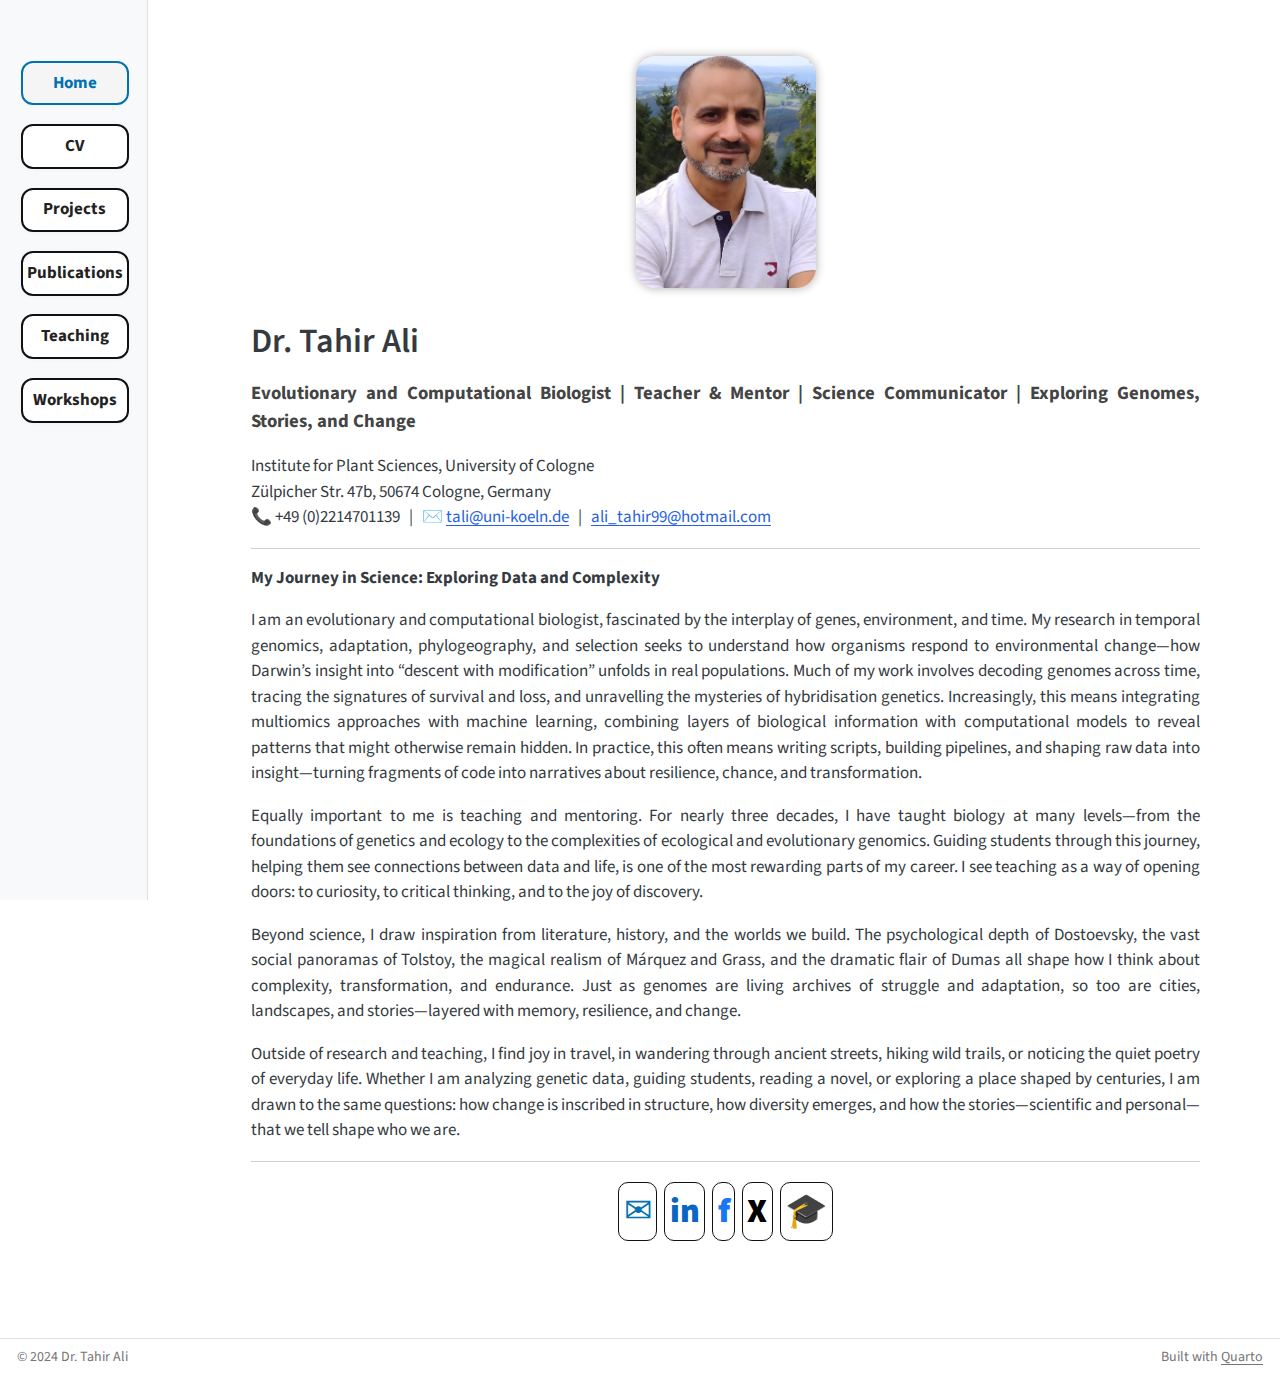
<file: index.html>
<!DOCTYPE html>
<html xmlns="http://www.w3.org/1999/xhtml" lang="en" xml:lang="en"><head>

<meta charset="utf-8">
<meta name="generator" content="quarto-1.8.24">

<meta name="viewport" content="width=device-width, initial-scale=1.0, user-scalable=yes">


<title>index</title>
<style>
code{white-space: pre-wrap;}
span.smallcaps{font-variant: small-caps;}
div.columns{display: flex; gap: min(4vw, 1.5em);}
div.column{flex: auto; overflow-x: auto;}
div.hanging-indent{margin-left: 1.5em; text-indent: -1.5em;}
ul.task-list{list-style: none;}
ul.task-list li input[type="checkbox"] {
  width: 0.8em;
  margin: 0 0.8em 0.2em -1em; /* quarto-specific, see https://github.com/quarto-dev/quarto-cli/issues/4556 */ 
  vertical-align: middle;
}
</style>


<script src="site_libs/quarto-nav/quarto-nav.js"></script>
<script src="site_libs/quarto-nav/headroom.min.js"></script>
<script src="site_libs/clipboard/clipboard.min.js"></script>
<script src="site_libs/quarto-search/autocomplete.umd.js"></script>
<script src="site_libs/quarto-search/fuse.min.js"></script>
<script src="site_libs/quarto-search/quarto-search.js"></script>
<meta name="quarto:offset" content="./">
<link href="./profile.jpg" rel="icon" type="image/jpeg">
<script src="site_libs/quarto-html/quarto.js" type="module"></script>
<script src="site_libs/quarto-html/tabsets/tabsets.js" type="module"></script>
<script src="site_libs/quarto-html/axe/axe-check.js" type="module"></script>
<script src="site_libs/quarto-html/popper.min.js"></script>
<script src="site_libs/quarto-html/tippy.umd.min.js"></script>
<script src="site_libs/quarto-html/anchor.min.js"></script>
<link href="site_libs/quarto-html/tippy.css" rel="stylesheet">
<link href="site_libs/quarto-html/quarto-syntax-highlighting-dc55a5b9e770e841cd82e46aadbfb9b0.css" rel="stylesheet" id="quarto-text-highlighting-styles">
<script src="site_libs/bootstrap/bootstrap.min.js"></script>
<link href="site_libs/bootstrap/bootstrap-icons.css" rel="stylesheet">
<link href="site_libs/bootstrap/bootstrap-d06107c61514b348b5496435b78bae49.min.css" rel="stylesheet" append-hash="true" id="quarto-bootstrap" data-mode="light">
<script id="quarto-search-options" type="application/json">{
  "location": "sidebar",
  "copy-button": false,
  "collapse-after": 3,
  "panel-placement": "start",
  "type": "textbox",
  "limit": 50,
  "keyboard-shortcut": [
    "f",
    "/",
    "s"
  ],
  "show-item-context": false,
  "language": {
    "search-no-results-text": "No results",
    "search-matching-documents-text": "matching documents",
    "search-copy-link-title": "Copy link to search",
    "search-hide-matches-text": "Hide additional matches",
    "search-more-match-text": "more match in this document",
    "search-more-matches-text": "more matches in this document",
    "search-clear-button-title": "Clear",
    "search-text-placeholder": "",
    "search-detached-cancel-button-title": "Cancel",
    "search-submit-button-title": "Submit",
    "search-label": "Search"
  }
}</script>


<link rel="stylesheet" href="styles.css">
</head>

<body class="nav-sidebar docked fullcontent quarto-light">

<div id="quarto-search-results"></div>
  <header id="quarto-header" class="headroom fixed-top">
  <nav class="quarto-secondary-nav">
    <div class="container-fluid d-flex">
      <button type="button" class="quarto-btn-toggle btn" data-bs-toggle="collapse" role="button" data-bs-target=".quarto-sidebar-collapse-item" aria-controls="quarto-sidebar" aria-expanded="false" aria-label="Toggle sidebar navigation" onclick="if (window.quartoToggleHeadroom) { window.quartoToggleHeadroom(); }">
        <i class="bi bi-layout-text-sidebar-reverse"></i>
      </button>
        <nav class="quarto-page-breadcrumbs" aria-label="breadcrumb"><ol class="breadcrumb"><li class="breadcrumb-item"><a href="./index.html">Home</a></li></ol></nav>
        <a class="flex-grow-1" role="navigation" data-bs-toggle="collapse" data-bs-target=".quarto-sidebar-collapse-item" aria-controls="quarto-sidebar" aria-expanded="false" aria-label="Toggle sidebar navigation" onclick="if (window.quartoToggleHeadroom) { window.quartoToggleHeadroom(); }">      
        </a>
    </div>
  </nav>
</header>
<!-- content -->
<div id="quarto-content" class="quarto-container page-columns page-rows-contents page-layout-article">
<!-- sidebar -->
  <nav id="quarto-sidebar" class="sidebar collapse collapse-horizontal quarto-sidebar-collapse-item sidebar-navigation docked overflow-auto">
    <div class="pt-lg-2 mt-2 text-left sidebar-header">
      <a href="./index.html" class="sidebar-logo-link">
      </a>
      </div>
    <div class="sidebar-menu-container"> 
    <ul class="list-unstyled mt-1">
        <li class="sidebar-item">
  <div class="sidebar-item-container"> 
  <a href="./index.html" class="sidebar-item-text sidebar-link active">
 <span class="menu-text">Home</span></a>
  </div>
</li>
        <li class="sidebar-item">
  <div class="sidebar-item-container"> 
  <a href="./cv.qmd" class="sidebar-item-text sidebar-link">
 <span class="menu-text">CV</span></a>
  </div>
</li>
        <li class="sidebar-item">
  <div class="sidebar-item-container"> 
  <a href="./projects.qmd" class="sidebar-item-text sidebar-link">
 <span class="menu-text">Projects</span></a>
  </div>
</li>
        <li class="sidebar-item">
  <div class="sidebar-item-container"> 
  <a href="./publications.qmd" class="sidebar-item-text sidebar-link">
 <span class="menu-text">Publications</span></a>
  </div>
</li>
        <li class="sidebar-item">
  <div class="sidebar-item-container"> 
  <a href="./teaching.qmd" class="sidebar-item-text sidebar-link">
 <span class="menu-text">Teaching</span></a>
  </div>
</li>
        <li class="sidebar-item">
  <div class="sidebar-item-container"> 
  <a href="./workshops.qmd" class="sidebar-item-text sidebar-link">
 <span class="menu-text">Workshops</span></a>
  </div>
</li>
    </ul>
    </div>
</nav>
<div id="quarto-sidebar-glass" class="quarto-sidebar-collapse-item" data-bs-toggle="collapse" data-bs-target=".quarto-sidebar-collapse-item"></div>
<!-- margin-sidebar -->
    
<!-- main -->
<main class="content" id="quarto-document-content"><header id="title-block-header" class="quarto-title-block"></header>




<p><img src="profile.jpg" class="profile-pic img-fluid"></p>
<section id="dr.-tahir-ali" class="level1">
<h1>Dr.&nbsp;Tahir Ali</h1>
<div class="subtitle">
<p><strong>Evolutionary and Computational Biologist | Teacher &amp; Mentor | Science Communicator | Exploring Genomes, Stories, and Change</strong></p>
</div>
<div style="text-align:center;">
<p>Institute for Plant Sciences, University of Cologne<br> Zülpicher Str. 47b, 50674 Cologne, Germany<br> 📞 +49 (0)2214701139 &nbsp; | &nbsp; ✉️ <a href="mailto:tali@uni-koeln.de">tali@uni-koeln.de</a> &nbsp; | &nbsp; <a href="mailto:ali_tahir99@hotmail.com">ali_tahir99@hotmail.com</a></p>
</div>
<hr>
<p><strong>My Journey in Science: Exploring Data and Complexity</strong></p>
<p>I am an evolutionary and computational biologist, fascinated by the interplay of genes, environment, and time. My research in temporal genomics, adaptation, phylogeography, and selection seeks to understand how organisms respond to environmental change—how Darwin’s insight into “descent with modification” unfolds in real populations. Much of my work involves decoding genomes across time, tracing the signatures of survival and loss, and unravelling the mysteries of hybridisation genetics. Increasingly, this means integrating multiomics approaches with machine learning, combining layers of biological information with computational models to reveal patterns that might otherwise remain hidden. In practice, this often means writing scripts, building pipelines, and shaping raw data into insight—turning fragments of code into narratives about resilience, chance, and transformation.</p>
<p>Equally important to me is teaching and mentoring. For nearly three decades, I have taught biology at many levels—from the foundations of genetics and ecology to the complexities of ecological and evolutionary genomics. Guiding students through this journey, helping them see connections between data and life, is one of the most rewarding parts of my career. I see teaching as a way of opening doors: to curiosity, to critical thinking, and to the joy of discovery.</p>
<p>Beyond science, I draw inspiration from literature, history, and the worlds we build. The psychological depth of Dostoevsky, the vast social panoramas of Tolstoy, the magical realism of Márquez and Grass, and the dramatic flair of Dumas all shape how I think about complexity, transformation, and endurance. Just as genomes are living archives of struggle and adaptation, so too are cities, landscapes, and stories—layered with memory, resilience, and change.</p>
<p>Outside of research and teaching, I find joy in travel, in wandering through ancient streets, hiking wild trails, or noticing the quiet poetry of everyday life. Whether I am analyzing genetic data, guiding students, reading a novel, or exploring a place shaped by centuries, I am drawn to the same questions: how change is inscribed in structure, how diversity emerges, and how the stories—scientific and personal—that we tell shape who we are.</p>
<hr>
<div class="social-icons">
<p><a class="email" href="mailto:ali_tahir99@hotmail.com" title="Email">✉</a> <a class="linkedin" href="https://www.linkedin.com/in/tahir-ali-phd-07398823/" title="LinkedIn"><b>in</b></a> <a class="facebook" href="https://www.facebook.com/share/1FXBkETf1z/" title="Facebook"><b>f</b></a> <a class="twitter" href="https://x.com/TahirAli_PhD" title="Twitter"><b>X</b></a> <a class="scholar" href="https://scholar.google.com/citations?user=3FhH7eMAAAAJ&amp;hl=en" title="Google Scholar">🎓</a></p>
</div>


</section>

</main> <!-- /main -->
<script id="quarto-html-after-body" type="application/javascript">
  window.document.addEventListener("DOMContentLoaded", function (event) {
    const icon = "";
    const anchorJS = new window.AnchorJS();
    anchorJS.options = {
      placement: 'right',
      icon: icon
    };
    anchorJS.add('.anchored');
    const isCodeAnnotation = (el) => {
      for (const clz of el.classList) {
        if (clz.startsWith('code-annotation-')) {                     
          return true;
        }
      }
      return false;
    }
    const onCopySuccess = function(e) {
      // button target
      const button = e.trigger;
      // don't keep focus
      button.blur();
      // flash "checked"
      button.classList.add('code-copy-button-checked');
      var currentTitle = button.getAttribute("title");
      button.setAttribute("title", "Copied!");
      let tooltip;
      if (window.bootstrap) {
        button.setAttribute("data-bs-toggle", "tooltip");
        button.setAttribute("data-bs-placement", "left");
        button.setAttribute("data-bs-title", "Copied!");
        tooltip = new bootstrap.Tooltip(button, 
          { trigger: "manual", 
            customClass: "code-copy-button-tooltip",
            offset: [0, -8]});
        tooltip.show();    
      }
      setTimeout(function() {
        if (tooltip) {
          tooltip.hide();
          button.removeAttribute("data-bs-title");
          button.removeAttribute("data-bs-toggle");
          button.removeAttribute("data-bs-placement");
        }
        button.setAttribute("title", currentTitle);
        button.classList.remove('code-copy-button-checked');
      }, 1000);
      // clear code selection
      e.clearSelection();
    }
    const getTextToCopy = function(trigger) {
      const outerScaffold = trigger.parentElement.cloneNode(true);
      const codeEl = outerScaffold.querySelector('code');
      for (const childEl of codeEl.children) {
        if (isCodeAnnotation(childEl)) {
          childEl.remove();
        }
      }
      return codeEl.innerText;
    }
    const clipboard = new window.ClipboardJS('.code-copy-button:not([data-in-quarto-modal])', {
      text: getTextToCopy
    });
    clipboard.on('success', onCopySuccess);
    if (window.document.getElementById('quarto-embedded-source-code-modal')) {
      const clipboardModal = new window.ClipboardJS('.code-copy-button[data-in-quarto-modal]', {
        text: getTextToCopy,
        container: window.document.getElementById('quarto-embedded-source-code-modal')
      });
      clipboardModal.on('success', onCopySuccess);
    }
      var localhostRegex = new RegExp(/^(?:http|https):\/\/localhost\:?[0-9]*\//);
      var mailtoRegex = new RegExp(/^mailto:/);
        var filterRegex = new RegExp("https:\/\/tahirali-biomics\.github\.io");
      var isInternal = (href) => {
          return filterRegex.test(href) || localhostRegex.test(href) || mailtoRegex.test(href);
      }
      // Inspect non-navigation links and adorn them if external
     var links = window.document.querySelectorAll('a[href]:not(.nav-link):not(.navbar-brand):not(.toc-action):not(.sidebar-link):not(.sidebar-item-toggle):not(.pagination-link):not(.no-external):not([aria-hidden]):not(.dropdown-item):not(.quarto-navigation-tool):not(.about-link)');
      for (var i=0; i<links.length; i++) {
        const link = links[i];
        if (!isInternal(link.href)) {
          // undo the damage that might have been done by quarto-nav.js in the case of
          // links that we want to consider external
          if (link.dataset.originalHref !== undefined) {
            link.href = link.dataset.originalHref;
          }
        }
      }
    function tippyHover(el, contentFn, onTriggerFn, onUntriggerFn) {
      const config = {
        allowHTML: true,
        maxWidth: 500,
        delay: 100,
        arrow: false,
        appendTo: function(el) {
            return el.parentElement;
        },
        interactive: true,
        interactiveBorder: 10,
        theme: 'quarto',
        placement: 'bottom-start',
      };
      if (contentFn) {
        config.content = contentFn;
      }
      if (onTriggerFn) {
        config.onTrigger = onTriggerFn;
      }
      if (onUntriggerFn) {
        config.onUntrigger = onUntriggerFn;
      }
      window.tippy(el, config); 
    }
    const noterefs = window.document.querySelectorAll('a[role="doc-noteref"]');
    for (var i=0; i<noterefs.length; i++) {
      const ref = noterefs[i];
      tippyHover(ref, function() {
        // use id or data attribute instead here
        let href = ref.getAttribute('data-footnote-href') || ref.getAttribute('href');
        try { href = new URL(href).hash; } catch {}
        const id = href.replace(/^#\/?/, "");
        const note = window.document.getElementById(id);
        if (note) {
          return note.innerHTML;
        } else {
          return "";
        }
      });
    }
    const xrefs = window.document.querySelectorAll('a.quarto-xref');
    const processXRef = (id, note) => {
      // Strip column container classes
      const stripColumnClz = (el) => {
        el.classList.remove("page-full", "page-columns");
        if (el.children) {
          for (const child of el.children) {
            stripColumnClz(child);
          }
        }
      }
      stripColumnClz(note)
      if (id === null || id.startsWith('sec-')) {
        // Special case sections, only their first couple elements
        const container = document.createElement("div");
        if (note.children && note.children.length > 2) {
          container.appendChild(note.children[0].cloneNode(true));
          for (let i = 1; i < note.children.length; i++) {
            const child = note.children[i];
            if (child.tagName === "P" && child.innerText === "") {
              continue;
            } else {
              container.appendChild(child.cloneNode(true));
              break;
            }
          }
          if (window.Quarto?.typesetMath) {
            window.Quarto.typesetMath(container);
          }
          return container.innerHTML
        } else {
          if (window.Quarto?.typesetMath) {
            window.Quarto.typesetMath(note);
          }
          return note.innerHTML;
        }
      } else {
        // Remove any anchor links if they are present
        const anchorLink = note.querySelector('a.anchorjs-link');
        if (anchorLink) {
          anchorLink.remove();
        }
        if (window.Quarto?.typesetMath) {
          window.Quarto.typesetMath(note);
        }
        if (note.classList.contains("callout")) {
          return note.outerHTML;
        } else {
          return note.innerHTML;
        }
      }
    }
    for (var i=0; i<xrefs.length; i++) {
      const xref = xrefs[i];
      tippyHover(xref, undefined, function(instance) {
        instance.disable();
        let url = xref.getAttribute('href');
        let hash = undefined; 
        if (url.startsWith('#')) {
          hash = url;
        } else {
          try { hash = new URL(url).hash; } catch {}
        }
        if (hash) {
          const id = hash.replace(/^#\/?/, "");
          const note = window.document.getElementById(id);
          if (note !== null) {
            try {
              const html = processXRef(id, note.cloneNode(true));
              instance.setContent(html);
            } finally {
              instance.enable();
              instance.show();
            }
          } else {
            // See if we can fetch this
            fetch(url.split('#')[0])
            .then(res => res.text())
            .then(html => {
              const parser = new DOMParser();
              const htmlDoc = parser.parseFromString(html, "text/html");
              const note = htmlDoc.getElementById(id);
              if (note !== null) {
                const html = processXRef(id, note);
                instance.setContent(html);
              } 
            }).finally(() => {
              instance.enable();
              instance.show();
            });
          }
        } else {
          // See if we can fetch a full url (with no hash to target)
          // This is a special case and we should probably do some content thinning / targeting
          fetch(url)
          .then(res => res.text())
          .then(html => {
            const parser = new DOMParser();
            const htmlDoc = parser.parseFromString(html, "text/html");
            const note = htmlDoc.querySelector('main.content');
            if (note !== null) {
              // This should only happen for chapter cross references
              // (since there is no id in the URL)
              // remove the first header
              if (note.children.length > 0 && note.children[0].tagName === "HEADER") {
                note.children[0].remove();
              }
              const html = processXRef(null, note);
              instance.setContent(html);
            } 
          }).finally(() => {
            instance.enable();
            instance.show();
          });
        }
      }, function(instance) {
      });
    }
        let selectedAnnoteEl;
        const selectorForAnnotation = ( cell, annotation) => {
          let cellAttr = 'data-code-cell="' + cell + '"';
          let lineAttr = 'data-code-annotation="' +  annotation + '"';
          const selector = 'span[' + cellAttr + '][' + lineAttr + ']';
          return selector;
        }
        const selectCodeLines = (annoteEl) => {
          const doc = window.document;
          const targetCell = annoteEl.getAttribute("data-target-cell");
          const targetAnnotation = annoteEl.getAttribute("data-target-annotation");
          const annoteSpan = window.document.querySelector(selectorForAnnotation(targetCell, targetAnnotation));
          const lines = annoteSpan.getAttribute("data-code-lines").split(",");
          const lineIds = lines.map((line) => {
            return targetCell + "-" + line;
          })
          let top = null;
          let height = null;
          let parent = null;
          if (lineIds.length > 0) {
              //compute the position of the single el (top and bottom and make a div)
              const el = window.document.getElementById(lineIds[0]);
              top = el.offsetTop;
              height = el.offsetHeight;
              parent = el.parentElement.parentElement;
            if (lineIds.length > 1) {
              const lastEl = window.document.getElementById(lineIds[lineIds.length - 1]);
              const bottom = lastEl.offsetTop + lastEl.offsetHeight;
              height = bottom - top;
            }
            if (top !== null && height !== null && parent !== null) {
              // cook up a div (if necessary) and position it 
              let div = window.document.getElementById("code-annotation-line-highlight");
              if (div === null) {
                div = window.document.createElement("div");
                div.setAttribute("id", "code-annotation-line-highlight");
                div.style.position = 'absolute';
                parent.appendChild(div);
              }
              div.style.top = top - 2 + "px";
              div.style.height = height + 4 + "px";
              div.style.left = 0;
              let gutterDiv = window.document.getElementById("code-annotation-line-highlight-gutter");
              if (gutterDiv === null) {
                gutterDiv = window.document.createElement("div");
                gutterDiv.setAttribute("id", "code-annotation-line-highlight-gutter");
                gutterDiv.style.position = 'absolute';
                const codeCell = window.document.getElementById(targetCell);
                const gutter = codeCell.querySelector('.code-annotation-gutter');
                gutter.appendChild(gutterDiv);
              }
              gutterDiv.style.top = top - 2 + "px";
              gutterDiv.style.height = height + 4 + "px";
            }
            selectedAnnoteEl = annoteEl;
          }
        };
        const unselectCodeLines = () => {
          const elementsIds = ["code-annotation-line-highlight", "code-annotation-line-highlight-gutter"];
          elementsIds.forEach((elId) => {
            const div = window.document.getElementById(elId);
            if (div) {
              div.remove();
            }
          });
          selectedAnnoteEl = undefined;
        };
          // Handle positioning of the toggle
      window.addEventListener(
        "resize",
        throttle(() => {
          elRect = undefined;
          if (selectedAnnoteEl) {
            selectCodeLines(selectedAnnoteEl);
          }
        }, 10)
      );
      function throttle(fn, ms) {
      let throttle = false;
      let timer;
        return (...args) => {
          if(!throttle) { // first call gets through
              fn.apply(this, args);
              throttle = true;
          } else { // all the others get throttled
              if(timer) clearTimeout(timer); // cancel #2
              timer = setTimeout(() => {
                fn.apply(this, args);
                timer = throttle = false;
              }, ms);
          }
        };
      }
        // Attach click handler to the DT
        const annoteDls = window.document.querySelectorAll('dt[data-target-cell]');
        for (const annoteDlNode of annoteDls) {
          annoteDlNode.addEventListener('click', (event) => {
            const clickedEl = event.target;
            if (clickedEl !== selectedAnnoteEl) {
              unselectCodeLines();
              const activeEl = window.document.querySelector('dt[data-target-cell].code-annotation-active');
              if (activeEl) {
                activeEl.classList.remove('code-annotation-active');
              }
              selectCodeLines(clickedEl);
              clickedEl.classList.add('code-annotation-active');
            } else {
              // Unselect the line
              unselectCodeLines();
              clickedEl.classList.remove('code-annotation-active');
            }
          });
        }
    const findCites = (el) => {
      const parentEl = el.parentElement;
      if (parentEl) {
        const cites = parentEl.dataset.cites;
        if (cites) {
          return {
            el,
            cites: cites.split(' ')
          };
        } else {
          return findCites(el.parentElement)
        }
      } else {
        return undefined;
      }
    };
    var bibliorefs = window.document.querySelectorAll('a[role="doc-biblioref"]');
    for (var i=0; i<bibliorefs.length; i++) {
      const ref = bibliorefs[i];
      const citeInfo = findCites(ref);
      if (citeInfo) {
        tippyHover(citeInfo.el, function() {
          var popup = window.document.createElement('div');
          citeInfo.cites.forEach(function(cite) {
            var citeDiv = window.document.createElement('div');
            citeDiv.classList.add('hanging-indent');
            citeDiv.classList.add('csl-entry');
            var biblioDiv = window.document.getElementById('ref-' + cite);
            if (biblioDiv) {
              citeDiv.innerHTML = biblioDiv.innerHTML;
            }
            popup.appendChild(citeDiv);
          });
          return popup.innerHTML;
        });
      }
    }
  });
  </script>
</div> <!-- /content -->
<footer class="footer">
  <div class="nav-footer">
    <div class="nav-footer-left">
<p>© 2024 Dr.&nbsp;Tahir Ali</p>
</div>   
    <div class="nav-footer-center">
      &nbsp;
    </div>
    <div class="nav-footer-right">
<p>Built with <a href="https://quarto.org/">Quarto</a></p>
</div>
  </div>
</footer>




</body></html>
</file>
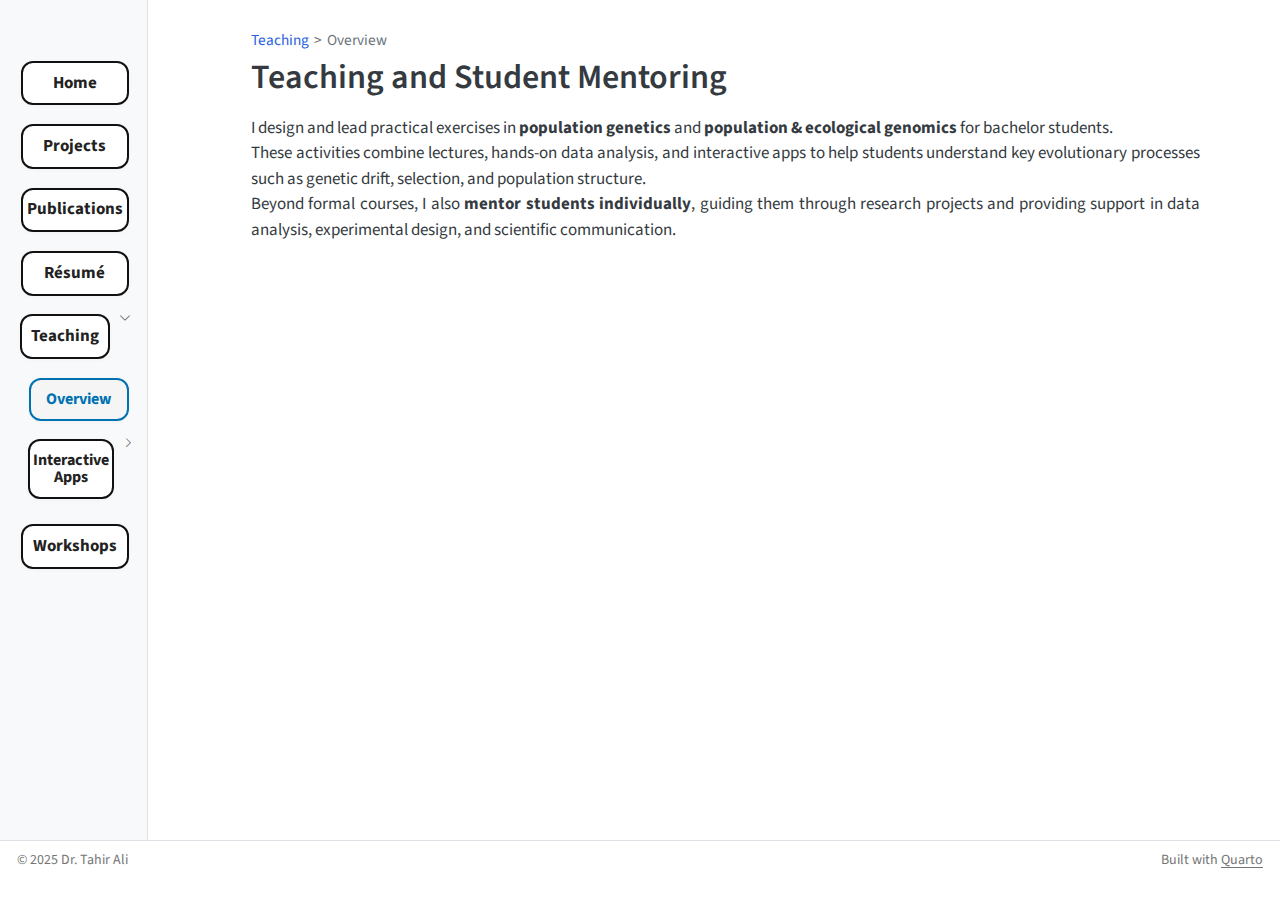
<file: teaching/index.html>
<!DOCTYPE html>
<html xmlns="http://www.w3.org/1999/xhtml" lang="en" xml:lang="en"><head>

<meta charset="utf-8">
<meta name="generator" content="quarto-1.8.24">

<meta name="viewport" content="width=device-width, initial-scale=1.0, user-scalable=yes">


<title>Teaching and Student Mentoring – Dr.&nbsp;Tahir Ali</title>
<style>
code{white-space: pre-wrap;}
span.smallcaps{font-variant: small-caps;}
div.columns{display: flex; gap: min(4vw, 1.5em);}
div.column{flex: auto; overflow-x: auto;}
div.hanging-indent{margin-left: 1.5em; text-indent: -1.5em;}
ul.task-list{list-style: none;}
ul.task-list li input[type="checkbox"] {
  width: 0.8em;
  margin: 0 0.8em 0.2em -1em; /* quarto-specific, see https://github.com/quarto-dev/quarto-cli/issues/4556 */ 
  vertical-align: middle;
}
</style>


<script src="../site_libs/quarto-nav/quarto-nav.js"></script>
<script src="../site_libs/quarto-nav/headroom.min.js"></script>
<script src="../site_libs/clipboard/clipboard.min.js"></script>
<script src="../site_libs/quarto-search/autocomplete.umd.js"></script>
<script src="../site_libs/quarto-search/fuse.min.js"></script>
<script src="../site_libs/quarto-search/quarto-search.js"></script>
<meta name="quarto:offset" content="../">
<link href="../profile.webp" rel="icon">
<script src="../site_libs/quarto-html/quarto.js" type="module"></script>
<script src="../site_libs/quarto-html/tabsets/tabsets.js" type="module"></script>
<script src="../site_libs/quarto-html/axe/axe-check.js" type="module"></script>
<script src="../site_libs/quarto-html/popper.min.js"></script>
<script src="../site_libs/quarto-html/tippy.umd.min.js"></script>
<script src="../site_libs/quarto-html/anchor.min.js"></script>
<link href="../site_libs/quarto-html/tippy.css" rel="stylesheet">
<link href="../site_libs/quarto-html/quarto-syntax-highlighting-dc55a5b9e770e841cd82e46aadbfb9b0.css" rel="stylesheet" id="quarto-text-highlighting-styles">
<script src="../site_libs/bootstrap/bootstrap.min.js"></script>
<link href="../site_libs/bootstrap/bootstrap-icons.css" rel="stylesheet">
<link href="../site_libs/bootstrap/bootstrap-d06107c61514b348b5496435b78bae49.min.css" rel="stylesheet" append-hash="true" id="quarto-bootstrap" data-mode="light">
<script id="quarto-search-options" type="application/json">{
  "location": "sidebar",
  "copy-button": false,
  "collapse-after": 3,
  "panel-placement": "start",
  "type": "textbox",
  "limit": 50,
  "keyboard-shortcut": [
    "f",
    "/",
    "s"
  ],
  "show-item-context": false,
  "language": {
    "search-no-results-text": "No results",
    "search-matching-documents-text": "matching documents",
    "search-copy-link-title": "Copy link to search",
    "search-hide-matches-text": "Hide additional matches",
    "search-more-match-text": "more match in this document",
    "search-more-matches-text": "more matches in this document",
    "search-clear-button-title": "Clear",
    "search-text-placeholder": "",
    "search-detached-cancel-button-title": "Cancel",
    "search-submit-button-title": "Submit",
    "search-label": "Search"
  }
}</script>
<script async="" src="https://www.googletagmanager.com/gtag/js?id=G-0LPGXESG7T"></script>

<script type="text/javascript">

window.dataLayer = window.dataLayer || [];
function gtag(){dataLayer.push(arguments);}
gtag('js', new Date());
gtag('config', 'G-0LPGXESG7T', { 'anonymize_ip': true});
</script>


<link rel="stylesheet" href="../styles.css">
</head>

<body class="nav-sidebar docked fullcontent quarto-light">

<div id="quarto-search-results"></div>
  <header id="quarto-header" class="headroom fixed-top">
  <nav class="quarto-secondary-nav">
    <div class="container-fluid d-flex">
      <button type="button" class="quarto-btn-toggle btn" data-bs-toggle="collapse" role="button" data-bs-target=".quarto-sidebar-collapse-item" aria-controls="quarto-sidebar" aria-expanded="false" aria-label="Toggle sidebar navigation" onclick="if (window.quartoToggleHeadroom) { window.quartoToggleHeadroom(); }">
        <i class="bi bi-layout-text-sidebar-reverse"></i>
      </button>
        <nav class="quarto-page-breadcrumbs" aria-label="breadcrumb"><ol class="breadcrumb"><li class="breadcrumb-item"><a href="../teaching/index.html">Teaching</a></li><li class="breadcrumb-item"><a href="../teaching/index.html">Overview</a></li></ol></nav>
        <a class="flex-grow-1" role="navigation" data-bs-toggle="collapse" data-bs-target=".quarto-sidebar-collapse-item" aria-controls="quarto-sidebar" aria-expanded="false" aria-label="Toggle sidebar navigation" onclick="if (window.quartoToggleHeadroom) { window.quartoToggleHeadroom(); }">      
        </a>
    </div>
  </nav>
</header>
<!-- content -->
<div id="quarto-content" class="quarto-container page-columns page-rows-contents page-layout-article">
<!-- sidebar -->
  <nav id="quarto-sidebar" class="sidebar collapse collapse-horizontal quarto-sidebar-collapse-item sidebar-navigation docked overflow-auto">
    <div class="pt-lg-2 mt-2 text-left sidebar-header">
      <a href="../index.html" class="sidebar-logo-link">
      </a>
      </div>
    <div class="sidebar-menu-container"> 
    <ul class="list-unstyled mt-1">
        <li class="sidebar-item">
  <div class="sidebar-item-container"> 
  <a href="../index.html" class="sidebar-item-text sidebar-link">
 <span class="menu-text">Home</span></a>
  </div>
</li>
        <li class="sidebar-item">
  <div class="sidebar-item-container"> 
  <a href="../projects.html" class="sidebar-item-text sidebar-link">
 <span class="menu-text">Projects</span></a>
  </div>
</li>
        <li class="sidebar-item">
  <div class="sidebar-item-container"> 
  <a href="../publications.html" class="sidebar-item-text sidebar-link">
 <span class="menu-text">Publications</span></a>
  </div>
</li>
        <li class="sidebar-item">
  <div class="sidebar-item-container"> 
  <a href="../cv.html" class="sidebar-item-text sidebar-link">
 <span class="menu-text">Résumé</span></a>
  </div>
</li>
        <li class="sidebar-item sidebar-item-section">
      <div class="sidebar-item-container"> 
            <a class="sidebar-item-text sidebar-link text-start" data-bs-toggle="collapse" data-bs-target="#" role="navigation" aria-expanded="true">
 <span class="menu-text">Teaching</span></a>
          <a class="sidebar-item-toggle text-start" data-bs-toggle="collapse" data-bs-target="#" role="navigation" aria-expanded="true" aria-label="Toggle section">
            <i class="bi bi-chevron-right ms-2"></i>
          </a> 
      </div>
      <ul id="" class="collapse list-unstyled sidebar-section depth1 show">  
          <li class="sidebar-item">
  <div class="sidebar-item-container"> 
  <a href="../teaching/index.html" class="sidebar-item-text sidebar-link active">
 <span class="menu-text">Overview</span></a>
  </div>
</li>
          <li class="sidebar-item sidebar-item-section">
      <div class="sidebar-item-container"> 
            <a href="../teaching/interactive.html" class="sidebar-item-text sidebar-link">
 <span class="menu-text">Interactive Apps</span></a>
          <a class="sidebar-item-toggle text-start collapsed" data-bs-toggle="collapse" data-bs-target="#" role="navigation" aria-expanded="false" aria-label="Toggle section">
            <i class="bi bi-chevron-right ms-2"></i>
          </a> 
      </div>
      <ul id="" class="collapse list-unstyled sidebar-section depth2 ">  
          <li class="sidebar-item">
  <div class="sidebar-item-container"> 
  <a href="../teaching/fst_app.html" class="sidebar-item-text sidebar-link">
 <span class="menu-text">FST Simulator</span></a>
  </div>
</li>
      </ul>
  </li>
      </ul>
  </li>
        <li class="sidebar-item">
  <div class="sidebar-item-container"> 
  <a href="../workshops.qmd" class="sidebar-item-text sidebar-link">
 <span class="menu-text">Workshops</span></a>
  </div>
</li>
    </ul>
    </div>
</nav>
<div id="quarto-sidebar-glass" class="quarto-sidebar-collapse-item" data-bs-toggle="collapse" data-bs-target=".quarto-sidebar-collapse-item"></div>
<!-- margin-sidebar -->
    
<!-- main -->
<main class="content" id="quarto-document-content">

<header id="title-block-header" class="quarto-title-block default"><nav class="quarto-page-breadcrumbs quarto-title-breadcrumbs d-none d-lg-block" aria-label="breadcrumb"><ol class="breadcrumb"><li class="breadcrumb-item"><a href="../teaching/index.html">Teaching</a></li><li class="breadcrumb-item"><a href="../teaching/index.html">Overview</a></li></ol></nav>
<div class="quarto-title">
<h1 class="title">Teaching and Student Mentoring</h1>
</div>



<div class="quarto-title-meta">

    
  
    
  </div>
  


</header>


<p>I design and lead practical exercises in <strong>population genetics</strong> and <strong>population &amp; ecological genomics</strong> for bachelor students.<br>
These activities combine lectures, hands-on data analysis, and interactive apps to help students understand key evolutionary processes such as genetic drift, selection, and population structure.<br>
Beyond formal courses, I also <strong>mentor students individually</strong>, guiding them through research projects and providing support in data analysis, experimental design, and scientific communication.</p>



</main> <!-- /main -->
<script id="quarto-html-after-body" type="application/javascript">
  window.document.addEventListener("DOMContentLoaded", function (event) {
    const icon = "";
    const anchorJS = new window.AnchorJS();
    anchorJS.options = {
      placement: 'right',
      icon: icon
    };
    anchorJS.add('.anchored');
    const isCodeAnnotation = (el) => {
      for (const clz of el.classList) {
        if (clz.startsWith('code-annotation-')) {                     
          return true;
        }
      }
      return false;
    }
    const onCopySuccess = function(e) {
      // button target
      const button = e.trigger;
      // don't keep focus
      button.blur();
      // flash "checked"
      button.classList.add('code-copy-button-checked');
      var currentTitle = button.getAttribute("title");
      button.setAttribute("title", "Copied!");
      let tooltip;
      if (window.bootstrap) {
        button.setAttribute("data-bs-toggle", "tooltip");
        button.setAttribute("data-bs-placement", "left");
        button.setAttribute("data-bs-title", "Copied!");
        tooltip = new bootstrap.Tooltip(button, 
          { trigger: "manual", 
            customClass: "code-copy-button-tooltip",
            offset: [0, -8]});
        tooltip.show();    
      }
      setTimeout(function() {
        if (tooltip) {
          tooltip.hide();
          button.removeAttribute("data-bs-title");
          button.removeAttribute("data-bs-toggle");
          button.removeAttribute("data-bs-placement");
        }
        button.setAttribute("title", currentTitle);
        button.classList.remove('code-copy-button-checked');
      }, 1000);
      // clear code selection
      e.clearSelection();
    }
    const getTextToCopy = function(trigger) {
      const outerScaffold = trigger.parentElement.cloneNode(true);
      const codeEl = outerScaffold.querySelector('code');
      for (const childEl of codeEl.children) {
        if (isCodeAnnotation(childEl)) {
          childEl.remove();
        }
      }
      return codeEl.innerText;
    }
    const clipboard = new window.ClipboardJS('.code-copy-button:not([data-in-quarto-modal])', {
      text: getTextToCopy
    });
    clipboard.on('success', onCopySuccess);
    if (window.document.getElementById('quarto-embedded-source-code-modal')) {
      const clipboardModal = new window.ClipboardJS('.code-copy-button[data-in-quarto-modal]', {
        text: getTextToCopy,
        container: window.document.getElementById('quarto-embedded-source-code-modal')
      });
      clipboardModal.on('success', onCopySuccess);
    }
      var localhostRegex = new RegExp(/^(?:http|https):\/\/localhost\:?[0-9]*\//);
      var mailtoRegex = new RegExp(/^mailto:/);
        var filterRegex = new RegExp("https:\/\/tahirali-biomics\.github\.io");
      var isInternal = (href) => {
          return filterRegex.test(href) || localhostRegex.test(href) || mailtoRegex.test(href);
      }
      // Inspect non-navigation links and adorn them if external
     var links = window.document.querySelectorAll('a[href]:not(.nav-link):not(.navbar-brand):not(.toc-action):not(.sidebar-link):not(.sidebar-item-toggle):not(.pagination-link):not(.no-external):not([aria-hidden]):not(.dropdown-item):not(.quarto-navigation-tool):not(.about-link)');
      for (var i=0; i<links.length; i++) {
        const link = links[i];
        if (!isInternal(link.href)) {
          // undo the damage that might have been done by quarto-nav.js in the case of
          // links that we want to consider external
          if (link.dataset.originalHref !== undefined) {
            link.href = link.dataset.originalHref;
          }
        }
      }
    function tippyHover(el, contentFn, onTriggerFn, onUntriggerFn) {
      const config = {
        allowHTML: true,
        maxWidth: 500,
        delay: 100,
        arrow: false,
        appendTo: function(el) {
            return el.parentElement;
        },
        interactive: true,
        interactiveBorder: 10,
        theme: 'quarto',
        placement: 'bottom-start',
      };
      if (contentFn) {
        config.content = contentFn;
      }
      if (onTriggerFn) {
        config.onTrigger = onTriggerFn;
      }
      if (onUntriggerFn) {
        config.onUntrigger = onUntriggerFn;
      }
      window.tippy(el, config); 
    }
    const noterefs = window.document.querySelectorAll('a[role="doc-noteref"]');
    for (var i=0; i<noterefs.length; i++) {
      const ref = noterefs[i];
      tippyHover(ref, function() {
        // use id or data attribute instead here
        let href = ref.getAttribute('data-footnote-href') || ref.getAttribute('href');
        try { href = new URL(href).hash; } catch {}
        const id = href.replace(/^#\/?/, "");
        const note = window.document.getElementById(id);
        if (note) {
          return note.innerHTML;
        } else {
          return "";
        }
      });
    }
    const xrefs = window.document.querySelectorAll('a.quarto-xref');
    const processXRef = (id, note) => {
      // Strip column container classes
      const stripColumnClz = (el) => {
        el.classList.remove("page-full", "page-columns");
        if (el.children) {
          for (const child of el.children) {
            stripColumnClz(child);
          }
        }
      }
      stripColumnClz(note)
      if (id === null || id.startsWith('sec-')) {
        // Special case sections, only their first couple elements
        const container = document.createElement("div");
        if (note.children && note.children.length > 2) {
          container.appendChild(note.children[0].cloneNode(true));
          for (let i = 1; i < note.children.length; i++) {
            const child = note.children[i];
            if (child.tagName === "P" && child.innerText === "") {
              continue;
            } else {
              container.appendChild(child.cloneNode(true));
              break;
            }
          }
          if (window.Quarto?.typesetMath) {
            window.Quarto.typesetMath(container);
          }
          return container.innerHTML
        } else {
          if (window.Quarto?.typesetMath) {
            window.Quarto.typesetMath(note);
          }
          return note.innerHTML;
        }
      } else {
        // Remove any anchor links if they are present
        const anchorLink = note.querySelector('a.anchorjs-link');
        if (anchorLink) {
          anchorLink.remove();
        }
        if (window.Quarto?.typesetMath) {
          window.Quarto.typesetMath(note);
        }
        if (note.classList.contains("callout")) {
          return note.outerHTML;
        } else {
          return note.innerHTML;
        }
      }
    }
    for (var i=0; i<xrefs.length; i++) {
      const xref = xrefs[i];
      tippyHover(xref, undefined, function(instance) {
        instance.disable();
        let url = xref.getAttribute('href');
        let hash = undefined; 
        if (url.startsWith('#')) {
          hash = url;
        } else {
          try { hash = new URL(url).hash; } catch {}
        }
        if (hash) {
          const id = hash.replace(/^#\/?/, "");
          const note = window.document.getElementById(id);
          if (note !== null) {
            try {
              const html = processXRef(id, note.cloneNode(true));
              instance.setContent(html);
            } finally {
              instance.enable();
              instance.show();
            }
          } else {
            // See if we can fetch this
            fetch(url.split('#')[0])
            .then(res => res.text())
            .then(html => {
              const parser = new DOMParser();
              const htmlDoc = parser.parseFromString(html, "text/html");
              const note = htmlDoc.getElementById(id);
              if (note !== null) {
                const html = processXRef(id, note);
                instance.setContent(html);
              } 
            }).finally(() => {
              instance.enable();
              instance.show();
            });
          }
        } else {
          // See if we can fetch a full url (with no hash to target)
          // This is a special case and we should probably do some content thinning / targeting
          fetch(url)
          .then(res => res.text())
          .then(html => {
            const parser = new DOMParser();
            const htmlDoc = parser.parseFromString(html, "text/html");
            const note = htmlDoc.querySelector('main.content');
            if (note !== null) {
              // This should only happen for chapter cross references
              // (since there is no id in the URL)
              // remove the first header
              if (note.children.length > 0 && note.children[0].tagName === "HEADER") {
                note.children[0].remove();
              }
              const html = processXRef(null, note);
              instance.setContent(html);
            } 
          }).finally(() => {
            instance.enable();
            instance.show();
          });
        }
      }, function(instance) {
      });
    }
        let selectedAnnoteEl;
        const selectorForAnnotation = ( cell, annotation) => {
          let cellAttr = 'data-code-cell="' + cell + '"';
          let lineAttr = 'data-code-annotation="' +  annotation + '"';
          const selector = 'span[' + cellAttr + '][' + lineAttr + ']';
          return selector;
        }
        const selectCodeLines = (annoteEl) => {
          const doc = window.document;
          const targetCell = annoteEl.getAttribute("data-target-cell");
          const targetAnnotation = annoteEl.getAttribute("data-target-annotation");
          const annoteSpan = window.document.querySelector(selectorForAnnotation(targetCell, targetAnnotation));
          const lines = annoteSpan.getAttribute("data-code-lines").split(",");
          const lineIds = lines.map((line) => {
            return targetCell + "-" + line;
          })
          let top = null;
          let height = null;
          let parent = null;
          if (lineIds.length > 0) {
              //compute the position of the single el (top and bottom and make a div)
              const el = window.document.getElementById(lineIds[0]);
              top = el.offsetTop;
              height = el.offsetHeight;
              parent = el.parentElement.parentElement;
            if (lineIds.length > 1) {
              const lastEl = window.document.getElementById(lineIds[lineIds.length - 1]);
              const bottom = lastEl.offsetTop + lastEl.offsetHeight;
              height = bottom - top;
            }
            if (top !== null && height !== null && parent !== null) {
              // cook up a div (if necessary) and position it 
              let div = window.document.getElementById("code-annotation-line-highlight");
              if (div === null) {
                div = window.document.createElement("div");
                div.setAttribute("id", "code-annotation-line-highlight");
                div.style.position = 'absolute';
                parent.appendChild(div);
              }
              div.style.top = top - 2 + "px";
              div.style.height = height + 4 + "px";
              div.style.left = 0;
              let gutterDiv = window.document.getElementById("code-annotation-line-highlight-gutter");
              if (gutterDiv === null) {
                gutterDiv = window.document.createElement("div");
                gutterDiv.setAttribute("id", "code-annotation-line-highlight-gutter");
                gutterDiv.style.position = 'absolute';
                const codeCell = window.document.getElementById(targetCell);
                const gutter = codeCell.querySelector('.code-annotation-gutter');
                gutter.appendChild(gutterDiv);
              }
              gutterDiv.style.top = top - 2 + "px";
              gutterDiv.style.height = height + 4 + "px";
            }
            selectedAnnoteEl = annoteEl;
          }
        };
        const unselectCodeLines = () => {
          const elementsIds = ["code-annotation-line-highlight", "code-annotation-line-highlight-gutter"];
          elementsIds.forEach((elId) => {
            const div = window.document.getElementById(elId);
            if (div) {
              div.remove();
            }
          });
          selectedAnnoteEl = undefined;
        };
          // Handle positioning of the toggle
      window.addEventListener(
        "resize",
        throttle(() => {
          elRect = undefined;
          if (selectedAnnoteEl) {
            selectCodeLines(selectedAnnoteEl);
          }
        }, 10)
      );
      function throttle(fn, ms) {
      let throttle = false;
      let timer;
        return (...args) => {
          if(!throttle) { // first call gets through
              fn.apply(this, args);
              throttle = true;
          } else { // all the others get throttled
              if(timer) clearTimeout(timer); // cancel #2
              timer = setTimeout(() => {
                fn.apply(this, args);
                timer = throttle = false;
              }, ms);
          }
        };
      }
        // Attach click handler to the DT
        const annoteDls = window.document.querySelectorAll('dt[data-target-cell]');
        for (const annoteDlNode of annoteDls) {
          annoteDlNode.addEventListener('click', (event) => {
            const clickedEl = event.target;
            if (clickedEl !== selectedAnnoteEl) {
              unselectCodeLines();
              const activeEl = window.document.querySelector('dt[data-target-cell].code-annotation-active');
              if (activeEl) {
                activeEl.classList.remove('code-annotation-active');
              }
              selectCodeLines(clickedEl);
              clickedEl.classList.add('code-annotation-active');
            } else {
              // Unselect the line
              unselectCodeLines();
              clickedEl.classList.remove('code-annotation-active');
            }
          });
        }
    const findCites = (el) => {
      const parentEl = el.parentElement;
      if (parentEl) {
        const cites = parentEl.dataset.cites;
        if (cites) {
          return {
            el,
            cites: cites.split(' ')
          };
        } else {
          return findCites(el.parentElement)
        }
      } else {
        return undefined;
      }
    };
    var bibliorefs = window.document.querySelectorAll('a[role="doc-biblioref"]');
    for (var i=0; i<bibliorefs.length; i++) {
      const ref = bibliorefs[i];
      const citeInfo = findCites(ref);
      if (citeInfo) {
        tippyHover(citeInfo.el, function() {
          var popup = window.document.createElement('div');
          citeInfo.cites.forEach(function(cite) {
            var citeDiv = window.document.createElement('div');
            citeDiv.classList.add('hanging-indent');
            citeDiv.classList.add('csl-entry');
            var biblioDiv = window.document.getElementById('ref-' + cite);
            if (biblioDiv) {
              citeDiv.innerHTML = biblioDiv.innerHTML;
            }
            popup.appendChild(citeDiv);
          });
          return popup.innerHTML;
        });
      }
    }
  });
  </script>
</div> <!-- /content -->
<footer class="footer">
  <div class="nav-footer">
    <div class="nav-footer-left">
<p>© 2025 Dr.&nbsp;Tahir Ali</p>
</div>   
    <div class="nav-footer-center">
      &nbsp;
    </div>
    <div class="nav-footer-right">
<p>Built with <a href="https://quarto.org/">Quarto</a></p>
</div>
  </div>
</footer>




</body></html>
</file>
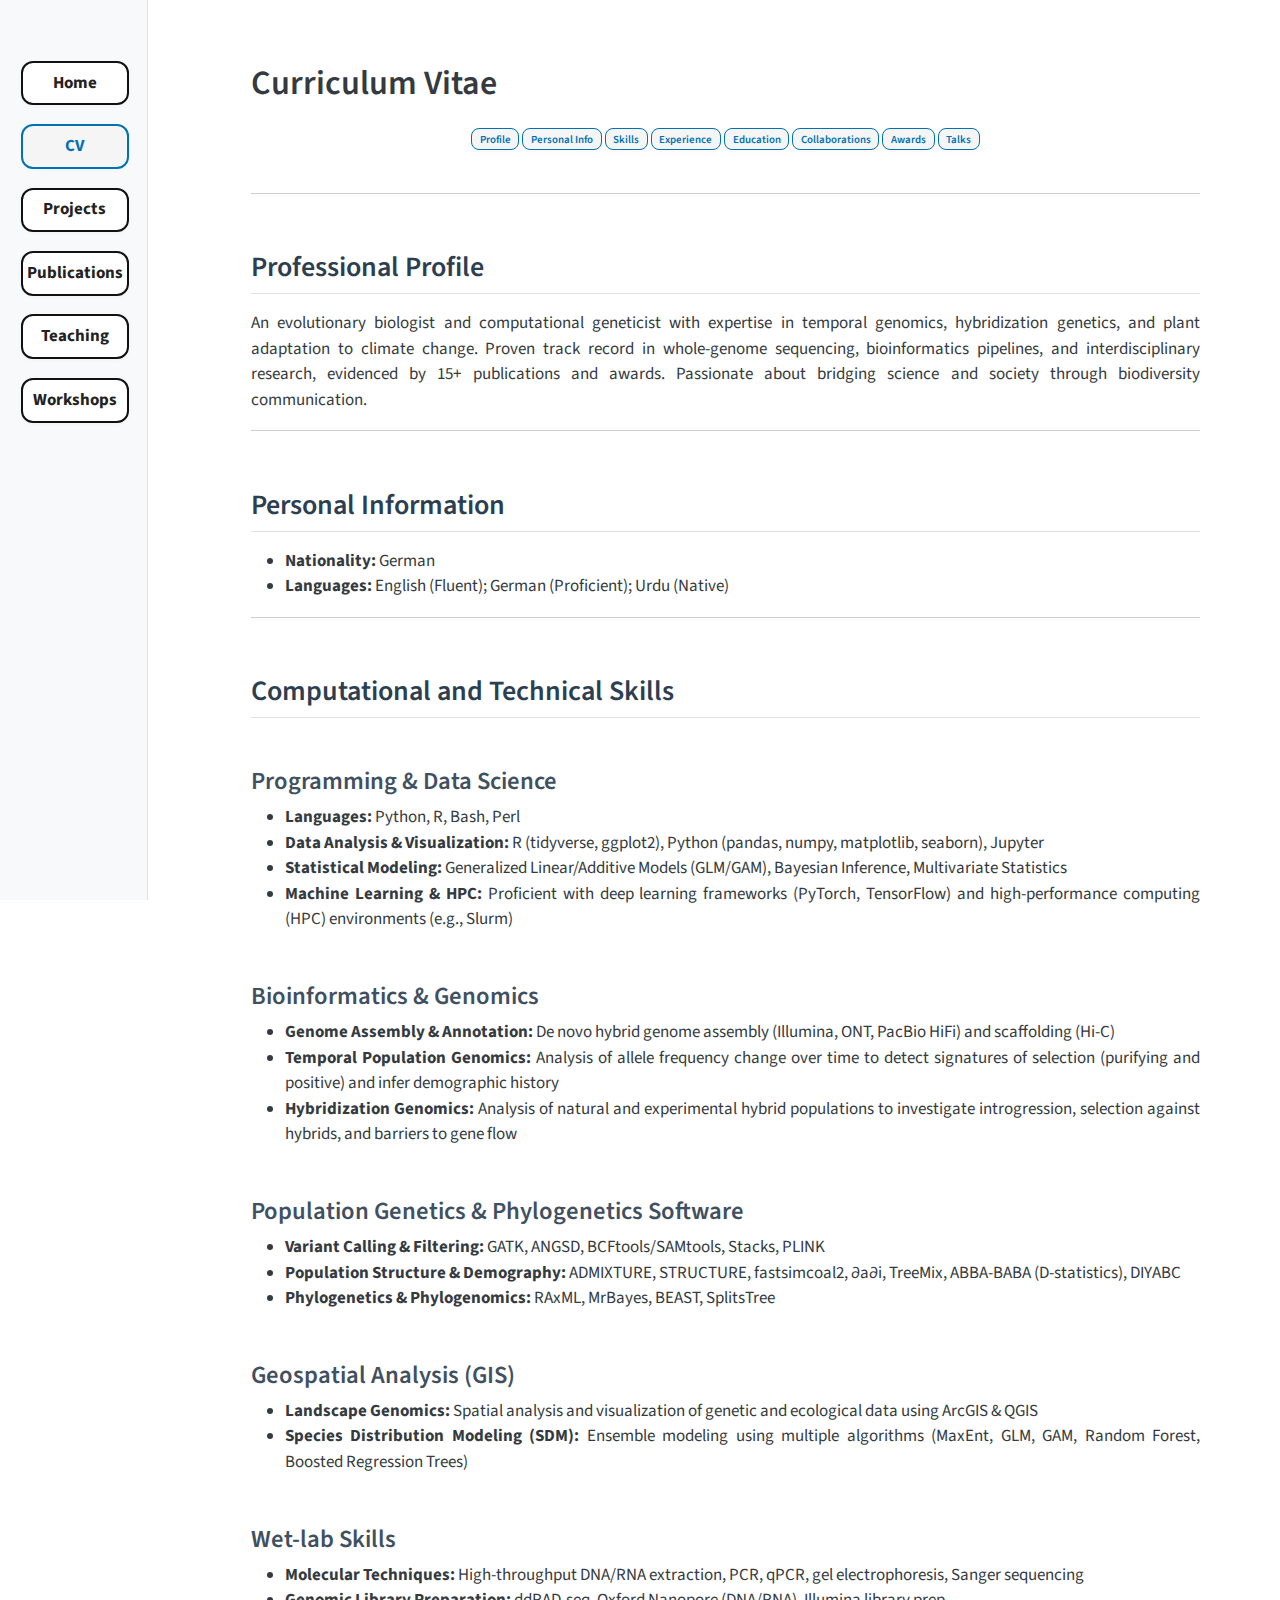
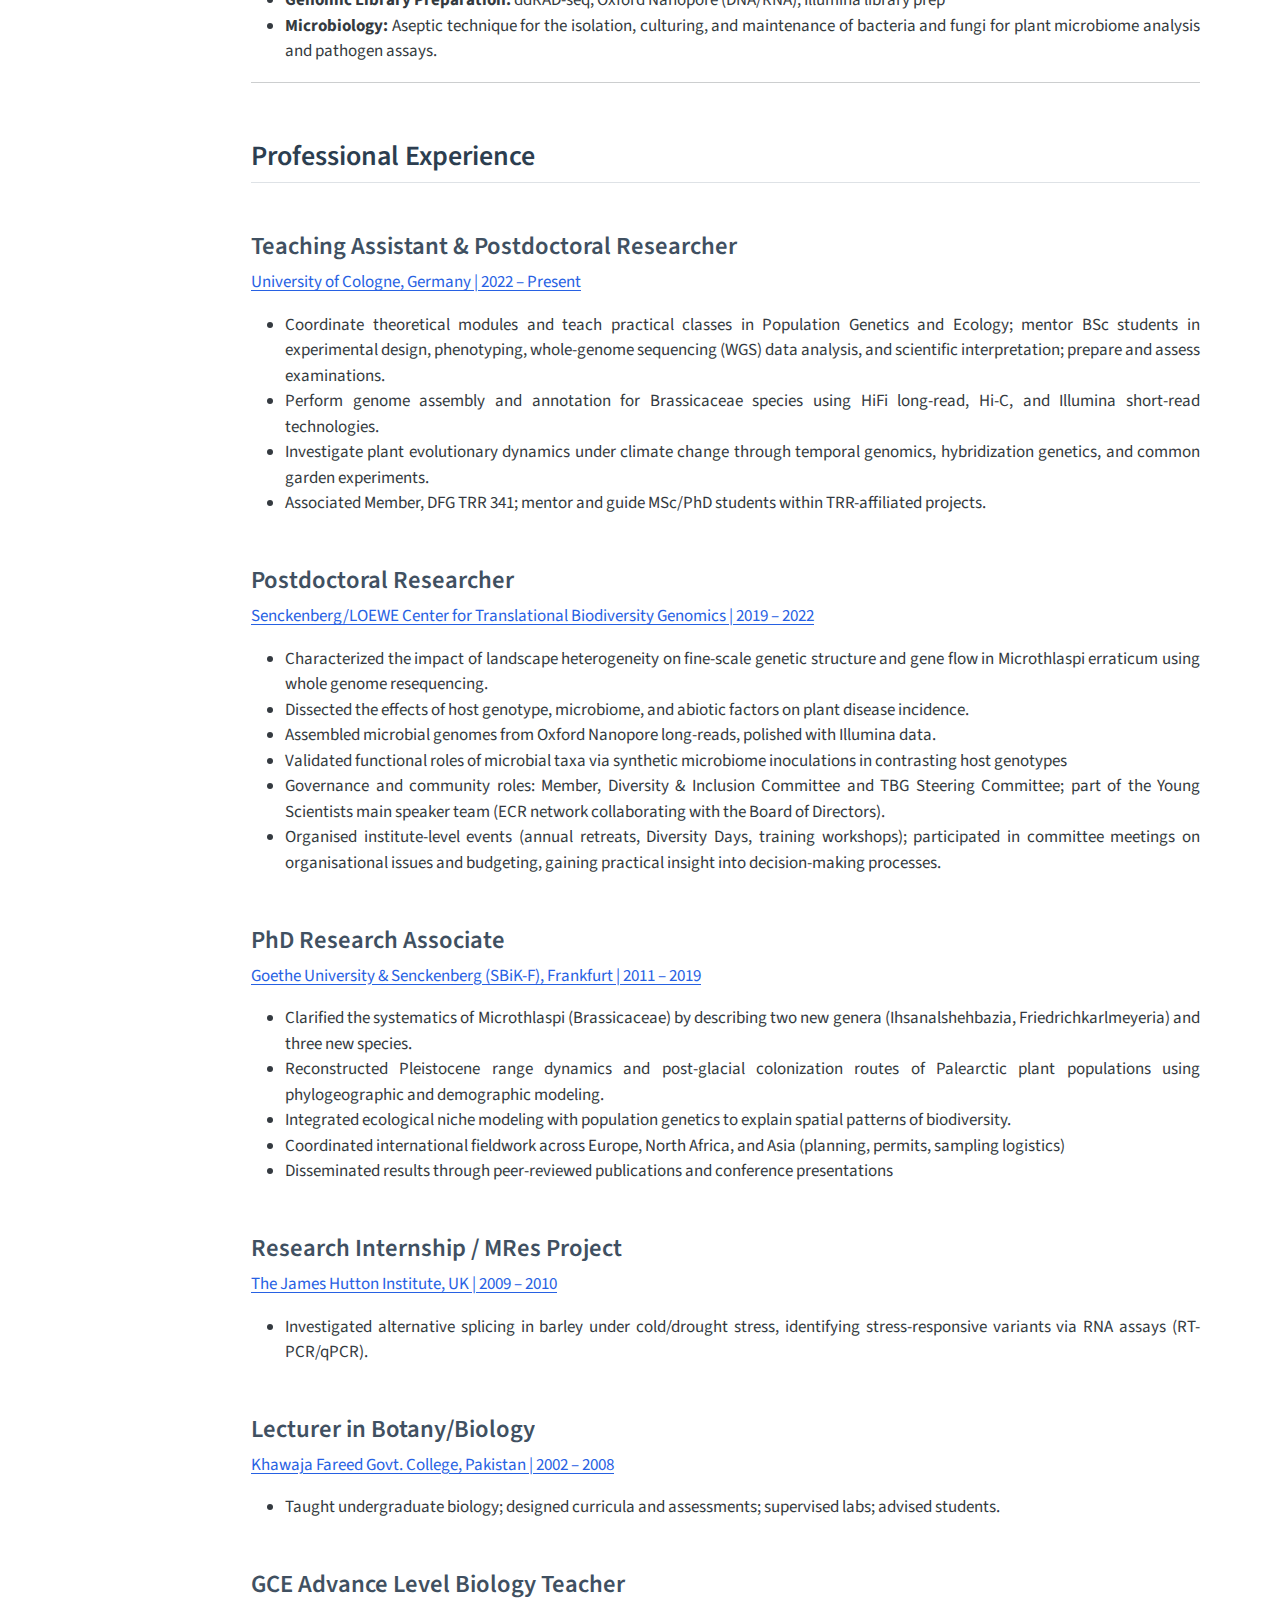
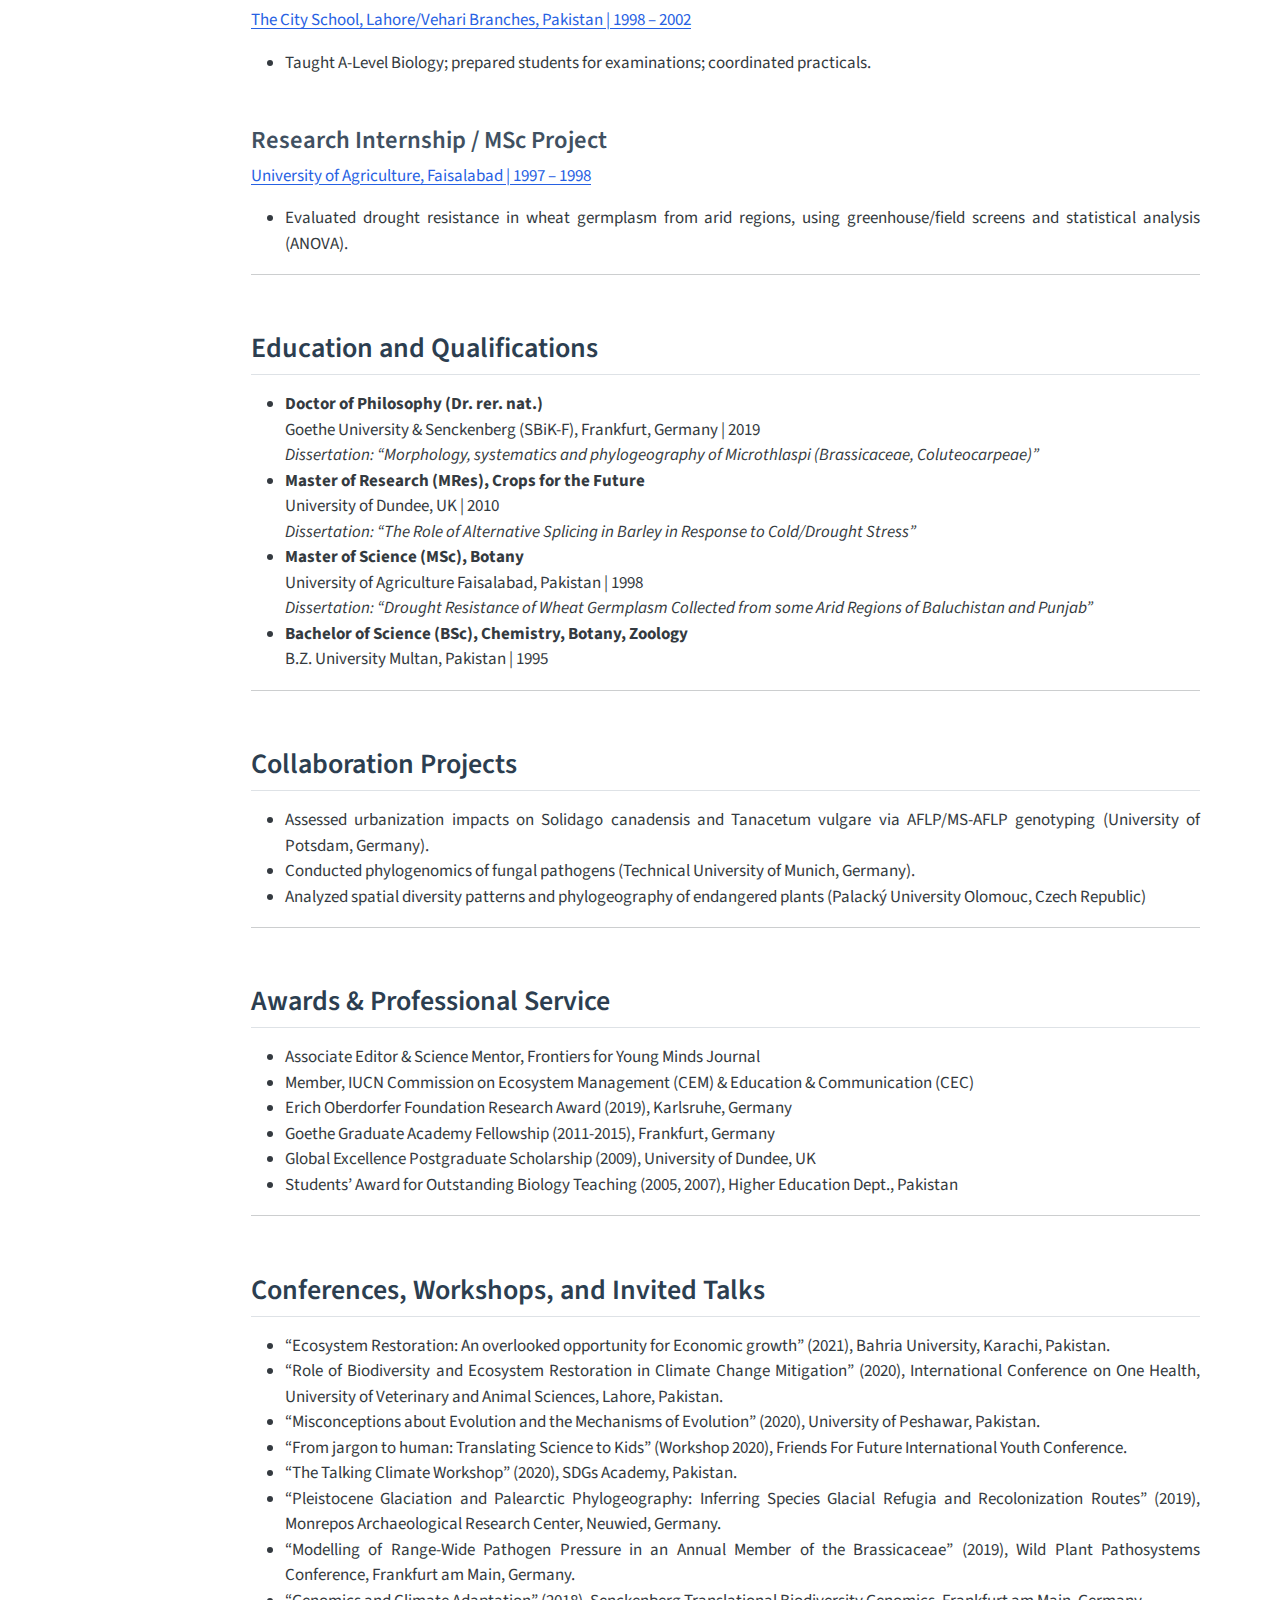
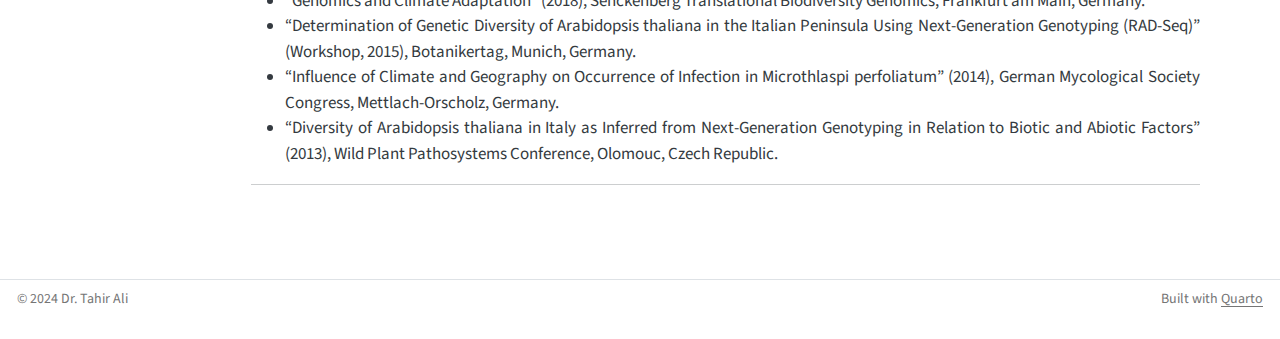
<file: cv.html>
<!DOCTYPE html>
<html xmlns="http://www.w3.org/1999/xhtml" lang="en" xml:lang="en"><head>

<meta charset="utf-8">
<meta name="generator" content="quarto-1.8.24">

<meta name="viewport" content="width=device-width, initial-scale=1.0, user-scalable=yes">


<title>cv – Dr. Tahir Ali</title>
<style>
code{white-space: pre-wrap;}
span.smallcaps{font-variant: small-caps;}
div.columns{display: flex; gap: min(4vw, 1.5em);}
div.column{flex: auto; overflow-x: auto;}
div.hanging-indent{margin-left: 1.5em; text-indent: -1.5em;}
ul.task-list{list-style: none;}
ul.task-list li input[type="checkbox"] {
  width: 0.8em;
  margin: 0 0.8em 0.2em -1em; /* quarto-specific, see https://github.com/quarto-dev/quarto-cli/issues/4556 */ 
  vertical-align: middle;
}
</style>


<script src="site_libs/quarto-nav/quarto-nav.js"></script>
<script src="site_libs/quarto-nav/headroom.min.js"></script>
<script src="site_libs/clipboard/clipboard.min.js"></script>
<script src="site_libs/quarto-search/autocomplete.umd.js"></script>
<script src="site_libs/quarto-search/fuse.min.js"></script>
<script src="site_libs/quarto-search/quarto-search.js"></script>
<meta name="quarto:offset" content="./">
<link href="./profile.jpg" rel="icon" type="image/jpeg">
<script src="site_libs/quarto-html/quarto.js" type="module"></script>
<script src="site_libs/quarto-html/tabsets/tabsets.js" type="module"></script>
<script src="site_libs/quarto-html/axe/axe-check.js" type="module"></script>
<script src="site_libs/quarto-html/popper.min.js"></script>
<script src="site_libs/quarto-html/tippy.umd.min.js"></script>
<script src="site_libs/quarto-html/anchor.min.js"></script>
<link href="site_libs/quarto-html/tippy.css" rel="stylesheet">
<link href="site_libs/quarto-html/quarto-syntax-highlighting-dc55a5b9e770e841cd82e46aadbfb9b0.css" rel="stylesheet" id="quarto-text-highlighting-styles">
<script src="site_libs/bootstrap/bootstrap.min.js"></script>
<link href="site_libs/bootstrap/bootstrap-icons.css" rel="stylesheet">
<link href="site_libs/bootstrap/bootstrap-42105feedb28a03e48ea2abeda27cbce.min.css" rel="stylesheet" append-hash="true" id="quarto-bootstrap" data-mode="light">
<script id="quarto-search-options" type="application/json">{
  "location": "sidebar",
  "copy-button": false,
  "collapse-after": 3,
  "panel-placement": "start",
  "type": "textbox",
  "limit": 50,
  "keyboard-shortcut": [
    "f",
    "/",
    "s"
  ],
  "show-item-context": false,
  "language": {
    "search-no-results-text": "No results",
    "search-matching-documents-text": "matching documents",
    "search-copy-link-title": "Copy link to search",
    "search-hide-matches-text": "Hide additional matches",
    "search-more-match-text": "more match in this document",
    "search-more-matches-text": "more matches in this document",
    "search-clear-button-title": "Clear",
    "search-text-placeholder": "",
    "search-detached-cancel-button-title": "Cancel",
    "search-submit-button-title": "Submit",
    "search-label": "Search"
  }
}</script>


<link rel="stylesheet" href="styles.css">
</head>

<body class="nav-sidebar docked fullcontent quarto-light">

<div id="quarto-search-results"></div>
  <header id="quarto-header" class="headroom fixed-top">
  <nav class="quarto-secondary-nav">
    <div class="container-fluid d-flex">
      <button type="button" class="quarto-btn-toggle btn" data-bs-toggle="collapse" role="button" data-bs-target=".quarto-sidebar-collapse-item" aria-controls="quarto-sidebar" aria-expanded="false" aria-label="Toggle sidebar navigation" onclick="if (window.quartoToggleHeadroom) { window.quartoToggleHeadroom(); }">
        <i class="bi bi-layout-text-sidebar-reverse"></i>
      </button>
        <nav class="quarto-page-breadcrumbs" aria-label="breadcrumb"><ol class="breadcrumb"><li class="breadcrumb-item"><a href="./cv.html">CV</a></li></ol></nav>
        <a class="flex-grow-1" role="navigation" data-bs-toggle="collapse" data-bs-target=".quarto-sidebar-collapse-item" aria-controls="quarto-sidebar" aria-expanded="false" aria-label="Toggle sidebar navigation" onclick="if (window.quartoToggleHeadroom) { window.quartoToggleHeadroom(); }">      
        </a>
    </div>
  </nav>
</header>
<!-- content -->
<div id="quarto-content" class="quarto-container page-columns page-rows-contents page-layout-article">
<!-- sidebar -->
  <nav id="quarto-sidebar" class="sidebar collapse collapse-horizontal quarto-sidebar-collapse-item sidebar-navigation docked overflow-auto">
    <div class="pt-lg-2 mt-2 text-left sidebar-header">
      <a href="./index.html" class="sidebar-logo-link">
      </a>
      </div>
    <div class="sidebar-menu-container"> 
    <ul class="list-unstyled mt-1">
        <li class="sidebar-item">
  <div class="sidebar-item-container"> 
  <a href="./index.html" class="sidebar-item-text sidebar-link">
 <span class="menu-text">Home</span></a>
  </div>
</li>
        <li class="sidebar-item">
  <div class="sidebar-item-container"> 
  <a href="./cv.html" class="sidebar-item-text sidebar-link active">
 <span class="menu-text">CV</span></a>
  </div>
</li>
        <li class="sidebar-item">
  <div class="sidebar-item-container"> 
  <a href="./projects.qmd" class="sidebar-item-text sidebar-link">
 <span class="menu-text">Projects</span></a>
  </div>
</li>
        <li class="sidebar-item">
  <div class="sidebar-item-container"> 
  <a href="./publications.qmd" class="sidebar-item-text sidebar-link">
 <span class="menu-text">Publications</span></a>
  </div>
</li>
        <li class="sidebar-item">
  <div class="sidebar-item-container"> 
  <a href="./teaching.qmd" class="sidebar-item-text sidebar-link">
 <span class="menu-text">Teaching</span></a>
  </div>
</li>
        <li class="sidebar-item">
  <div class="sidebar-item-container"> 
  <a href="./workshops.qmd" class="sidebar-item-text sidebar-link">
 <span class="menu-text">Workshops</span></a>
  </div>
</li>
    </ul>
    </div>
</nav>
<div id="quarto-sidebar-glass" class="quarto-sidebar-collapse-item" data-bs-toggle="collapse" data-bs-target=".quarto-sidebar-collapse-item"></div>
<!-- margin-sidebar -->
    
<!-- main -->
<main class="content" id="quarto-document-content"><header id="title-block-header" class="quarto-title-block"></header>




<section id="curriculum-vitae" class="level1">
<h1>Curriculum Vitae</h1>
<div class="cv-nav">
<p><a href="#professional-profile">Profile</a> <a href="#personal-information">Personal Info</a> <a href="#computational-and-technical-skills">Skills</a> <a href="#professional-experience">Experience</a> <a href="#education-and-qualifications">Education</a> <a href="#collaboration-projects">Collaborations</a> <a href="#awards--professional-service">Awards</a> <a href="#conferences-workshops-and-invited-talks">Talks</a></p>
</div>
<hr>
<section id="professional-profile" class="level2">
<h2 class="anchored" data-anchor-id="professional-profile">Professional Profile</h2>
<p>An evolutionary biologist and computational geneticist with expertise in temporal genomics, hybridization genetics, and plant adaptation to climate change. Proven track record in whole-genome sequencing, bioinformatics pipelines, and interdisciplinary research, evidenced by 15+ publications and awards. Passionate about bridging science and society through biodiversity communication.</p>
<hr>
</section>
<section id="personal-information" class="level2">
<h2 class="anchored" data-anchor-id="personal-information">Personal Information</h2>
<ul>
<li><strong>Nationality:</strong> German<br>
</li>
<li><strong>Languages:</strong> English (Fluent); German (Proficient); Urdu (Native)</li>
</ul>
<hr>
</section>
<section id="computational-and-technical-skills" class="level2">
<h2 class="anchored" data-anchor-id="computational-and-technical-skills">Computational and Technical Skills</h2>
<section id="programming-data-science" class="level3">
<h3 class="anchored" data-anchor-id="programming-data-science">Programming &amp; Data Science</h3>
<ul>
<li><strong>Languages:</strong> Python, R, Bash, Perl<br>
</li>
<li><strong>Data Analysis &amp; Visualization:</strong> R (tidyverse, ggplot2), Python (pandas, numpy, matplotlib, seaborn), Jupyter<br>
</li>
<li><strong>Statistical Modeling:</strong> Generalized Linear/Additive Models (GLM/GAM), Bayesian Inference, Multivariate Statistics<br>
</li>
<li><strong>Machine Learning &amp; HPC:</strong> Proficient with deep learning frameworks (PyTorch, TensorFlow) and high-performance computing (HPC) environments (e.g., Slurm)</li>
</ul>
</section>
<section id="bioinformatics-genomics" class="level3">
<h3 class="anchored" data-anchor-id="bioinformatics-genomics">Bioinformatics &amp; Genomics</h3>
<ul>
<li><strong>Genome Assembly &amp; Annotation:</strong> De novo hybrid genome assembly (Illumina, ONT, PacBio HiFi) and scaffolding (Hi-C)</li>
<li><strong>Temporal Population Genomics:</strong> Analysis of allele frequency change over time to detect signatures of selection (purifying and positive) and infer demographic history</li>
<li><strong>Hybridization Genomics:</strong> Analysis of natural and experimental hybrid populations to investigate introgression, selection against hybrids, and barriers to gene flow</li>
</ul>
</section>
<section id="population-genetics-phylogenetics-software" class="level3">
<h3 class="anchored" data-anchor-id="population-genetics-phylogenetics-software">Population Genetics &amp; Phylogenetics Software</h3>
<ul>
<li><strong>Variant Calling &amp; Filtering:</strong> GATK, ANGSD, BCFtools/SAMtools, Stacks, PLINK</li>
<li><strong>Population Structure &amp; Demography:</strong> ADMIXTURE, STRUCTURE, fastsimcoal2, ∂a∂i, TreeMix, ABBA-BABA (D-statistics), DIYABC</li>
<li><strong>Phylogenetics &amp; Phylogenomics:</strong> RAxML, MrBayes, BEAST, SplitsTree</li>
</ul>
</section>
<section id="geospatial-analysis-gis" class="level3">
<h3 class="anchored" data-anchor-id="geospatial-analysis-gis">Geospatial Analysis (GIS)</h3>
<ul>
<li><strong>Landscape Genomics:</strong> Spatial analysis and visualization of genetic and ecological data using ArcGIS &amp; QGIS</li>
<li><strong>Species Distribution Modeling (SDM):</strong> Ensemble modeling using multiple algorithms (MaxEnt, GLM, GAM, Random Forest, Boosted Regression Trees)</li>
</ul>
</section>
<section id="wet-lab-skills" class="level3">
<h3 class="anchored" data-anchor-id="wet-lab-skills">Wet-lab Skills</h3>
<ul>
<li><strong>Molecular Techniques:</strong> High-throughput DNA/RNA extraction, PCR, qPCR, gel electrophoresis, Sanger sequencing</li>
<li><strong>Genomic Library Preparation:</strong> ddRAD-seq, Oxford Nanopore (DNA/RNA), Illumina library prep</li>
<li><strong>Microbiology:</strong> Aseptic technique for the isolation, culturing, and maintenance of bacteria and fungi for plant microbiome analysis and pathogen assays.</li>
</ul>
<hr>
</section>
</section>
<section id="professional-experience" class="level2">
<h2 class="anchored" data-anchor-id="professional-experience">Professional Experience</h2>
<section id="teaching-assistant-postdoctoral-researcher" class="level3">
<h3 class="anchored" data-anchor-id="teaching-assistant-postdoctoral-researcher">Teaching Assistant &amp; Postdoctoral Researcher</h3>
<p><a href="https://ag-demeaux.botanik.uni-koeln.de/">University of Cologne, Germany | 2022 – Present</a></p>
<ul>
<li>Coordinate theoretical modules and teach practical classes in Population Genetics and Ecology; mentor BSc students in experimental design, phenotyping, whole‑genome sequencing (WGS) data analysis, and scientific interpretation; prepare and assess examinations.</li>
<li>Perform genome assembly and annotation for Brassicaceae species using HiFi long-read, Hi-C, and Illumina short-read technologies.</li>
<li>Investigate plant evolutionary dynamics under climate change through temporal genomics, hybridization genetics, and common garden experiments.</li>
<li>Associated Member, DFG TRR 341; mentor and guide MSc/PhD students within TRR‑affiliated projects.</li>
</ul>
</section>
<section id="postdoctoral-researcher" class="level3">
<h3 class="anchored" data-anchor-id="postdoctoral-researcher">Postdoctoral Researcher</h3>
<p><a href="https://www.senckenberg.de/de/institute/sbik-f/ag-evolutionaere-analyse-und-biologische-archive/team-evolutionaere-analyse-und-biologische-archive/">Senckenberg/LOEWE Center for Translational Biodiversity Genomics | 2019 – 2022</a></p>
<ul>
<li>Characterized the impact of landscape heterogeneity on fine-scale genetic structure and gene flow in Microthlaspi erraticum using whole genome resequencing.</li>
<li>Dissected the effects of host genotype, microbiome, and abiotic factors on plant disease incidence.</li>
<li>Assembled microbial genomes from Oxford Nanopore long-reads, polished with Illumina data.</li>
<li>Validated functional roles of microbial taxa via synthetic microbiome inoculations in contrasting host genotypes</li>
<li>Governance and community roles: Member, Diversity &amp; Inclusion Committee and TBG Steering Committee; part of the Young Scientists main speaker team (ECR network collaborating with the Board of Directors).</li>
<li>Organised institute-level events (annual retreats, Diversity Days, training workshops); participated in committee meetings on organisational issues and budgeting, gaining practical insight into decision-making processes.</li>
</ul>
</section>
<section id="phd-research-associate" class="level3">
<h3 class="anchored" data-anchor-id="phd-research-associate">PhD Research Associate</h3>
<p><a href="https://www.goethe-university-frankfurt.de/45907042/Institutes_and_Facilities">Goethe University &amp; Senckenberg (SBiK-F), Frankfurt | 2011 – 2019</a></p>
<ul>
<li>Clarified the systematics of Microthlaspi (Brassicaceae) by describing two new genera (Ihsanalshehbazia, Friedrichkarlmeyeria) and three new species.</li>
<li>Reconstructed Pleistocene range dynamics and post-glacial colonization routes of Palearctic plant populations using phylogeographic and demographic modeling.</li>
<li>Integrated ecological niche modeling with population genetics to explain spatial patterns of biodiversity.</li>
<li>Coordinated international fieldwork across Europe, North Africa, and Asia (planning, permits, sampling logistics)</li>
<li>Disseminated results through peer‑reviewed publications and conference presentations</li>
</ul>
</section>
<section id="research-internship-mres-project" class="level3">
<h3 class="anchored" data-anchor-id="research-internship-mres-project">Research Internship / MRes Project</h3>
<p><a href="https://www.hutton.ac.uk/">The James Hutton Institute, UK | 2009 – 2010</a></p>
<ul>
<li>Investigated alternative splicing in barley under cold/drought stress, identifying stress-responsive variants via RNA assays (RT-PCR/qPCR).</li>
</ul>
</section>
<section id="lecturer-in-botanybiology" class="level3">
<h3 class="anchored" data-anchor-id="lecturer-in-botanybiology">Lecturer in Botany/Biology</h3>
<p><a href="https://kfgc.edu.pk/">Khawaja Fareed Govt. College, Pakistan | 2002 – 2008</a></p>
<ul>
<li>Taught undergraduate biology; designed curricula and assessments; supervised labs; advised students.</li>
</ul>
</section>
<section id="gce-advance-level-biology-teacher" class="level3">
<h3 class="anchored" data-anchor-id="gce-advance-level-biology-teacher">GCE Advance Level Biology Teacher</h3>
<p><a href="https://thecityschool.edu.pk/">The City School, Lahore/Vehari Branches, Pakistan | 1998 – 2002</a></p>
<ul>
<li>Taught A‑Level Biology; prepared students for examinations; coordinated practicals.</li>
</ul>
</section>
<section id="research-internship-msc-project" class="level3">
<h3 class="anchored" data-anchor-id="research-internship-msc-project">Research Internship / MSc Project</h3>
<p><a href="https://uaf.edu.pk/faculties/sciences/depts/botany/bt_overview.html">University of Agriculture, Faisalabad | 1997 – 1998</a></p>
<ul>
<li>Evaluated drought resistance in wheat germplasm from arid regions, using greenhouse/field screens and statistical analysis (ANOVA).</li>
</ul>
<hr>
</section>
</section>
<section id="education-and-qualifications" class="level2">
<h2 class="anchored" data-anchor-id="education-and-qualifications">Education and Qualifications</h2>
<ul>
<li><strong>Doctor of Philosophy (Dr.&nbsp;rer. nat.)</strong><br>
Goethe University &amp; Senckenberg (SBiK-F), Frankfurt, Germany | 2019<br>
<em>Dissertation: “Morphology, systematics and phylogeography of Microthlaspi (Brassicaceae, Coluteocarpeae)”</em></li>
<li><strong>Master of Research (MRes), Crops for the Future</strong><br>
University of Dundee, UK | 2010<br>
<em>Dissertation: “The Role of Alternative Splicing in Barley in Response to Cold/Drought Stress”</em></li>
<li><strong>Master of Science (MSc), Botany</strong><br>
University of Agriculture Faisalabad, Pakistan | 1998<br>
<em>Dissertation: “Drought Resistance of Wheat Germplasm Collected from some Arid Regions of Baluchistan and Punjab”</em></li>
<li><strong>Bachelor of Science (BSc), Chemistry, Botany, Zoology</strong><br>
B.Z. University Multan, Pakistan | 1995</li>
</ul>
<hr>
</section>
<section id="collaboration-projects" class="level2">
<h2 class="anchored" data-anchor-id="collaboration-projects">Collaboration Projects</h2>
<ul>
<li>Assessed urbanization impacts on Solidago canadensis and Tanacetum vulgare via AFLP/MS-AFLP genotyping (University of Potsdam, Germany).</li>
<li>Conducted phylogenomics of fungal pathogens (Technical University of Munich, Germany).</li>
<li>Analyzed spatial diversity patterns and phylogeography of endangered plants (Palacký University Olomouc, Czech Republic)</li>
</ul>
<hr>
</section>
<section id="awards--professional-service" class="level2">
<h2 class="anchored" data-anchor-id="awards--professional-service">Awards &amp; Professional Service</h2>
<ul>
<li>Associate Editor &amp; Science Mentor, Frontiers for Young Minds Journal</li>
<li>Member, IUCN Commission on Ecosystem Management (CEM) &amp; Education &amp; Communication (CEC)</li>
<li>Erich Oberdorfer Foundation Research Award (2019), Karlsruhe, Germany</li>
<li>Goethe Graduate Academy Fellowship (2011-2015), Frankfurt, Germany</li>
<li>Global Excellence Postgraduate Scholarship (2009), University of Dundee, UK</li>
<li>Students’ Award for Outstanding Biology Teaching (2005, 2007), Higher Education Dept., Pakistan</li>
</ul>
<hr>
</section>
<section id="conferences-workshops-and-invited-talks" class="level2">
<h2 class="anchored" data-anchor-id="conferences-workshops-and-invited-talks">Conferences, Workshops, and Invited Talks</h2>
<ul>
<li>“Ecosystem Restoration: An overlooked opportunity for Economic growth” (2021), Bahria University, Karachi, Pakistan.</li>
<li>“Role of Biodiversity and Ecosystem Restoration in Climate Change Mitigation” (2020), International Conference on One Health, University of Veterinary and Animal Sciences, Lahore, Pakistan.</li>
<li>“Misconceptions about Evolution and the Mechanisms of Evolution” (2020), University of Peshawar, Pakistan.</li>
<li>“From jargon to human: Translating Science to Kids” (Workshop 2020), Friends For Future International Youth Conference.</li>
<li>“The Talking Climate Workshop” (2020), SDGs Academy, Pakistan.</li>
<li>“Pleistocene Glaciation and Palearctic Phylogeography: Inferring Species Glacial Refugia and Recolonization Routes” (2019), Monrepos Archaeological Research Center, Neuwied, Germany.</li>
<li>“Modelling of Range-Wide Pathogen Pressure in an Annual Member of the Brassicaceae” (2019), Wild Plant Pathosystems Conference, Frankfurt am Main, Germany.</li>
<li>“Genomics and Climate Adaptation” (2018), Senckenberg Translational Biodiversity Genomics, Frankfurt am Main, Germany.</li>
<li>“Determination of Genetic Diversity of Arabidopsis thaliana in the Italian Peninsula Using Next-Generation Genotyping (RAD-Seq)” (Workshop, 2015), Botanikertag, Munich, Germany.</li>
<li>“Influence of Climate and Geography on Occurrence of Infection in Microthlaspi perfoliatum” (2014), German Mycological Society Congress, Mettlach-Orscholz, Germany.</li>
<li>“Diversity of Arabidopsis thaliana in Italy as Inferred from Next-Generation Genotyping in Relation to Biotic and Abiotic Factors” (2013), Wild Plant Pathosystems Conference, Olomouc, Czech Republic.</li>
</ul>
<hr>


</section>
</section>

</main> <!-- /main -->
<script id="quarto-html-after-body" type="application/javascript">
  window.document.addEventListener("DOMContentLoaded", function (event) {
    const icon = "";
    const anchorJS = new window.AnchorJS();
    anchorJS.options = {
      placement: 'right',
      icon: icon
    };
    anchorJS.add('.anchored');
    const isCodeAnnotation = (el) => {
      for (const clz of el.classList) {
        if (clz.startsWith('code-annotation-')) {                     
          return true;
        }
      }
      return false;
    }
    const onCopySuccess = function(e) {
      // button target
      const button = e.trigger;
      // don't keep focus
      button.blur();
      // flash "checked"
      button.classList.add('code-copy-button-checked');
      var currentTitle = button.getAttribute("title");
      button.setAttribute("title", "Copied!");
      let tooltip;
      if (window.bootstrap) {
        button.setAttribute("data-bs-toggle", "tooltip");
        button.setAttribute("data-bs-placement", "left");
        button.setAttribute("data-bs-title", "Copied!");
        tooltip = new bootstrap.Tooltip(button, 
          { trigger: "manual", 
            customClass: "code-copy-button-tooltip",
            offset: [0, -8]});
        tooltip.show();    
      }
      setTimeout(function() {
        if (tooltip) {
          tooltip.hide();
          button.removeAttribute("data-bs-title");
          button.removeAttribute("data-bs-toggle");
          button.removeAttribute("data-bs-placement");
        }
        button.setAttribute("title", currentTitle);
        button.classList.remove('code-copy-button-checked');
      }, 1000);
      // clear code selection
      e.clearSelection();
    }
    const getTextToCopy = function(trigger) {
      const outerScaffold = trigger.parentElement.cloneNode(true);
      const codeEl = outerScaffold.querySelector('code');
      for (const childEl of codeEl.children) {
        if (isCodeAnnotation(childEl)) {
          childEl.remove();
        }
      }
      return codeEl.innerText;
    }
    const clipboard = new window.ClipboardJS('.code-copy-button:not([data-in-quarto-modal])', {
      text: getTextToCopy
    });
    clipboard.on('success', onCopySuccess);
    if (window.document.getElementById('quarto-embedded-source-code-modal')) {
      const clipboardModal = new window.ClipboardJS('.code-copy-button[data-in-quarto-modal]', {
        text: getTextToCopy,
        container: window.document.getElementById('quarto-embedded-source-code-modal')
      });
      clipboardModal.on('success', onCopySuccess);
    }
      var localhostRegex = new RegExp(/^(?:http|https):\/\/localhost\:?[0-9]*\//);
      var mailtoRegex = new RegExp(/^mailto:/);
        var filterRegex = new RegExp("https:\/\/tahirali-biomics\.github\.io");
      var isInternal = (href) => {
          return filterRegex.test(href) || localhostRegex.test(href) || mailtoRegex.test(href);
      }
      // Inspect non-navigation links and adorn them if external
     var links = window.document.querySelectorAll('a[href]:not(.nav-link):not(.navbar-brand):not(.toc-action):not(.sidebar-link):not(.sidebar-item-toggle):not(.pagination-link):not(.no-external):not([aria-hidden]):not(.dropdown-item):not(.quarto-navigation-tool):not(.about-link)');
      for (var i=0; i<links.length; i++) {
        const link = links[i];
        if (!isInternal(link.href)) {
          // undo the damage that might have been done by quarto-nav.js in the case of
          // links that we want to consider external
          if (link.dataset.originalHref !== undefined) {
            link.href = link.dataset.originalHref;
          }
        }
      }
    function tippyHover(el, contentFn, onTriggerFn, onUntriggerFn) {
      const config = {
        allowHTML: true,
        maxWidth: 500,
        delay: 100,
        arrow: false,
        appendTo: function(el) {
            return el.parentElement;
        },
        interactive: true,
        interactiveBorder: 10,
        theme: 'quarto',
        placement: 'bottom-start',
      };
      if (contentFn) {
        config.content = contentFn;
      }
      if (onTriggerFn) {
        config.onTrigger = onTriggerFn;
      }
      if (onUntriggerFn) {
        config.onUntrigger = onUntriggerFn;
      }
      window.tippy(el, config); 
    }
    const noterefs = window.document.querySelectorAll('a[role="doc-noteref"]');
    for (var i=0; i<noterefs.length; i++) {
      const ref = noterefs[i];
      tippyHover(ref, function() {
        // use id or data attribute instead here
        let href = ref.getAttribute('data-footnote-href') || ref.getAttribute('href');
        try { href = new URL(href).hash; } catch {}
        const id = href.replace(/^#\/?/, "");
        const note = window.document.getElementById(id);
        if (note) {
          return note.innerHTML;
        } else {
          return "";
        }
      });
    }
    const xrefs = window.document.querySelectorAll('a.quarto-xref');
    const processXRef = (id, note) => {
      // Strip column container classes
      const stripColumnClz = (el) => {
        el.classList.remove("page-full", "page-columns");
        if (el.children) {
          for (const child of el.children) {
            stripColumnClz(child);
          }
        }
      }
      stripColumnClz(note)
      if (id === null || id.startsWith('sec-')) {
        // Special case sections, only their first couple elements
        const container = document.createElement("div");
        if (note.children && note.children.length > 2) {
          container.appendChild(note.children[0].cloneNode(true));
          for (let i = 1; i < note.children.length; i++) {
            const child = note.children[i];
            if (child.tagName === "P" && child.innerText === "") {
              continue;
            } else {
              container.appendChild(child.cloneNode(true));
              break;
            }
          }
          if (window.Quarto?.typesetMath) {
            window.Quarto.typesetMath(container);
          }
          return container.innerHTML
        } else {
          if (window.Quarto?.typesetMath) {
            window.Quarto.typesetMath(note);
          }
          return note.innerHTML;
        }
      } else {
        // Remove any anchor links if they are present
        const anchorLink = note.querySelector('a.anchorjs-link');
        if (anchorLink) {
          anchorLink.remove();
        }
        if (window.Quarto?.typesetMath) {
          window.Quarto.typesetMath(note);
        }
        if (note.classList.contains("callout")) {
          return note.outerHTML;
        } else {
          return note.innerHTML;
        }
      }
    }
    for (var i=0; i<xrefs.length; i++) {
      const xref = xrefs[i];
      tippyHover(xref, undefined, function(instance) {
        instance.disable();
        let url = xref.getAttribute('href');
        let hash = undefined; 
        if (url.startsWith('#')) {
          hash = url;
        } else {
          try { hash = new URL(url).hash; } catch {}
        }
        if (hash) {
          const id = hash.replace(/^#\/?/, "");
          const note = window.document.getElementById(id);
          if (note !== null) {
            try {
              const html = processXRef(id, note.cloneNode(true));
              instance.setContent(html);
            } finally {
              instance.enable();
              instance.show();
            }
          } else {
            // See if we can fetch this
            fetch(url.split('#')[0])
            .then(res => res.text())
            .then(html => {
              const parser = new DOMParser();
              const htmlDoc = parser.parseFromString(html, "text/html");
              const note = htmlDoc.getElementById(id);
              if (note !== null) {
                const html = processXRef(id, note);
                instance.setContent(html);
              } 
            }).finally(() => {
              instance.enable();
              instance.show();
            });
          }
        } else {
          // See if we can fetch a full url (with no hash to target)
          // This is a special case and we should probably do some content thinning / targeting
          fetch(url)
          .then(res => res.text())
          .then(html => {
            const parser = new DOMParser();
            const htmlDoc = parser.parseFromString(html, "text/html");
            const note = htmlDoc.querySelector('main.content');
            if (note !== null) {
              // This should only happen for chapter cross references
              // (since there is no id in the URL)
              // remove the first header
              if (note.children.length > 0 && note.children[0].tagName === "HEADER") {
                note.children[0].remove();
              }
              const html = processXRef(null, note);
              instance.setContent(html);
            } 
          }).finally(() => {
            instance.enable();
            instance.show();
          });
        }
      }, function(instance) {
      });
    }
        let selectedAnnoteEl;
        const selectorForAnnotation = ( cell, annotation) => {
          let cellAttr = 'data-code-cell="' + cell + '"';
          let lineAttr = 'data-code-annotation="' +  annotation + '"';
          const selector = 'span[' + cellAttr + '][' + lineAttr + ']';
          return selector;
        }
        const selectCodeLines = (annoteEl) => {
          const doc = window.document;
          const targetCell = annoteEl.getAttribute("data-target-cell");
          const targetAnnotation = annoteEl.getAttribute("data-target-annotation");
          const annoteSpan = window.document.querySelector(selectorForAnnotation(targetCell, targetAnnotation));
          const lines = annoteSpan.getAttribute("data-code-lines").split(",");
          const lineIds = lines.map((line) => {
            return targetCell + "-" + line;
          })
          let top = null;
          let height = null;
          let parent = null;
          if (lineIds.length > 0) {
              //compute the position of the single el (top and bottom and make a div)
              const el = window.document.getElementById(lineIds[0]);
              top = el.offsetTop;
              height = el.offsetHeight;
              parent = el.parentElement.parentElement;
            if (lineIds.length > 1) {
              const lastEl = window.document.getElementById(lineIds[lineIds.length - 1]);
              const bottom = lastEl.offsetTop + lastEl.offsetHeight;
              height = bottom - top;
            }
            if (top !== null && height !== null && parent !== null) {
              // cook up a div (if necessary) and position it 
              let div = window.document.getElementById("code-annotation-line-highlight");
              if (div === null) {
                div = window.document.createElement("div");
                div.setAttribute("id", "code-annotation-line-highlight");
                div.style.position = 'absolute';
                parent.appendChild(div);
              }
              div.style.top = top - 2 + "px";
              div.style.height = height + 4 + "px";
              div.style.left = 0;
              let gutterDiv = window.document.getElementById("code-annotation-line-highlight-gutter");
              if (gutterDiv === null) {
                gutterDiv = window.document.createElement("div");
                gutterDiv.setAttribute("id", "code-annotation-line-highlight-gutter");
                gutterDiv.style.position = 'absolute';
                const codeCell = window.document.getElementById(targetCell);
                const gutter = codeCell.querySelector('.code-annotation-gutter');
                gutter.appendChild(gutterDiv);
              }
              gutterDiv.style.top = top - 2 + "px";
              gutterDiv.style.height = height + 4 + "px";
            }
            selectedAnnoteEl = annoteEl;
          }
        };
        const unselectCodeLines = () => {
          const elementsIds = ["code-annotation-line-highlight", "code-annotation-line-highlight-gutter"];
          elementsIds.forEach((elId) => {
            const div = window.document.getElementById(elId);
            if (div) {
              div.remove();
            }
          });
          selectedAnnoteEl = undefined;
        };
          // Handle positioning of the toggle
      window.addEventListener(
        "resize",
        throttle(() => {
          elRect = undefined;
          if (selectedAnnoteEl) {
            selectCodeLines(selectedAnnoteEl);
          }
        }, 10)
      );
      function throttle(fn, ms) {
      let throttle = false;
      let timer;
        return (...args) => {
          if(!throttle) { // first call gets through
              fn.apply(this, args);
              throttle = true;
          } else { // all the others get throttled
              if(timer) clearTimeout(timer); // cancel #2
              timer = setTimeout(() => {
                fn.apply(this, args);
                timer = throttle = false;
              }, ms);
          }
        };
      }
        // Attach click handler to the DT
        const annoteDls = window.document.querySelectorAll('dt[data-target-cell]');
        for (const annoteDlNode of annoteDls) {
          annoteDlNode.addEventListener('click', (event) => {
            const clickedEl = event.target;
            if (clickedEl !== selectedAnnoteEl) {
              unselectCodeLines();
              const activeEl = window.document.querySelector('dt[data-target-cell].code-annotation-active');
              if (activeEl) {
                activeEl.classList.remove('code-annotation-active');
              }
              selectCodeLines(clickedEl);
              clickedEl.classList.add('code-annotation-active');
            } else {
              // Unselect the line
              unselectCodeLines();
              clickedEl.classList.remove('code-annotation-active');
            }
          });
        }
    const findCites = (el) => {
      const parentEl = el.parentElement;
      if (parentEl) {
        const cites = parentEl.dataset.cites;
        if (cites) {
          return {
            el,
            cites: cites.split(' ')
          };
        } else {
          return findCites(el.parentElement)
        }
      } else {
        return undefined;
      }
    };
    var bibliorefs = window.document.querySelectorAll('a[role="doc-biblioref"]');
    for (var i=0; i<bibliorefs.length; i++) {
      const ref = bibliorefs[i];
      const citeInfo = findCites(ref);
      if (citeInfo) {
        tippyHover(citeInfo.el, function() {
          var popup = window.document.createElement('div');
          citeInfo.cites.forEach(function(cite) {
            var citeDiv = window.document.createElement('div');
            citeDiv.classList.add('hanging-indent');
            citeDiv.classList.add('csl-entry');
            var biblioDiv = window.document.getElementById('ref-' + cite);
            if (biblioDiv) {
              citeDiv.innerHTML = biblioDiv.innerHTML;
            }
            popup.appendChild(citeDiv);
          });
          return popup.innerHTML;
        });
      }
    }
  });
  </script>
</div> <!-- /content -->
<footer class="footer">
  <div class="nav-footer">
    <div class="nav-footer-left">
<p>© 2024 Dr.&nbsp;Tahir Ali</p>
</div>   
    <div class="nav-footer-center">
      &nbsp;
    </div>
    <div class="nav-footer-right">
<p>Built with <a href="https://quarto.org/">Quarto</a></p>
</div>
  </div>
</footer>




</body></html>
</file>
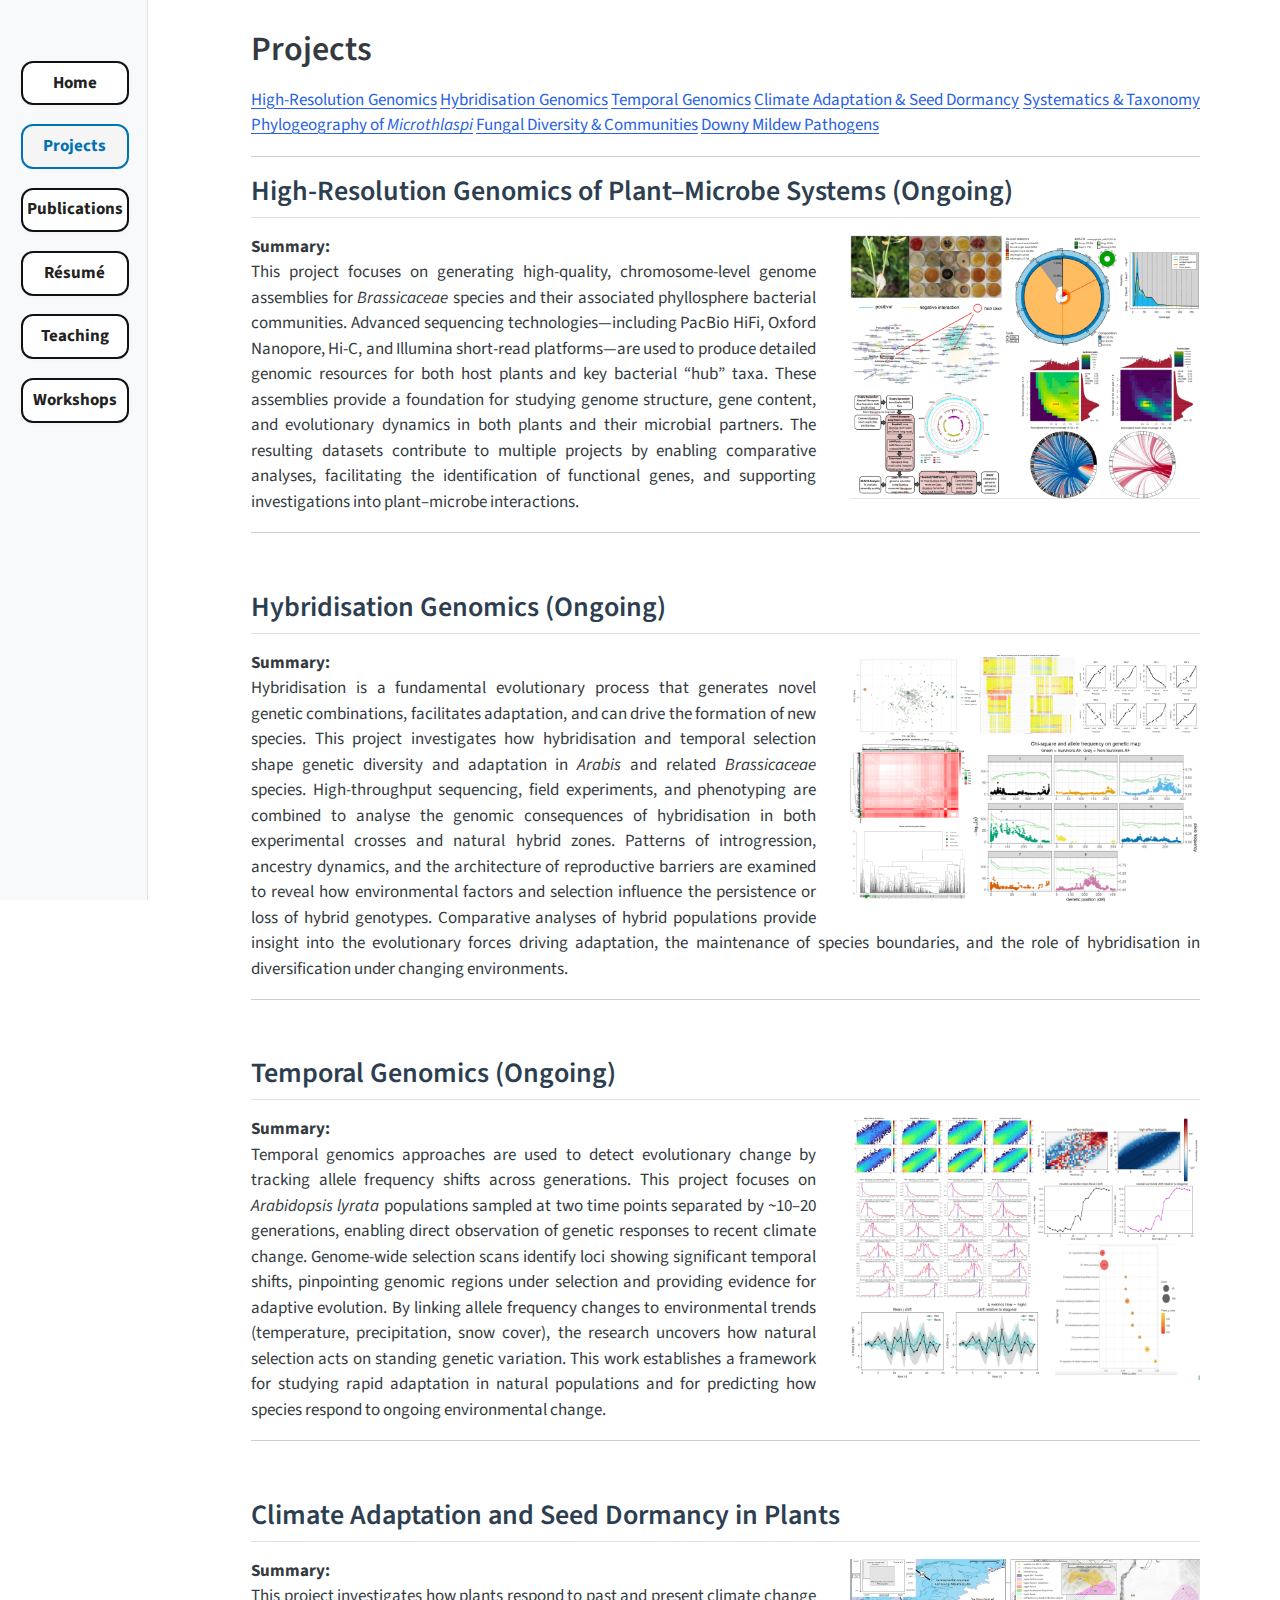
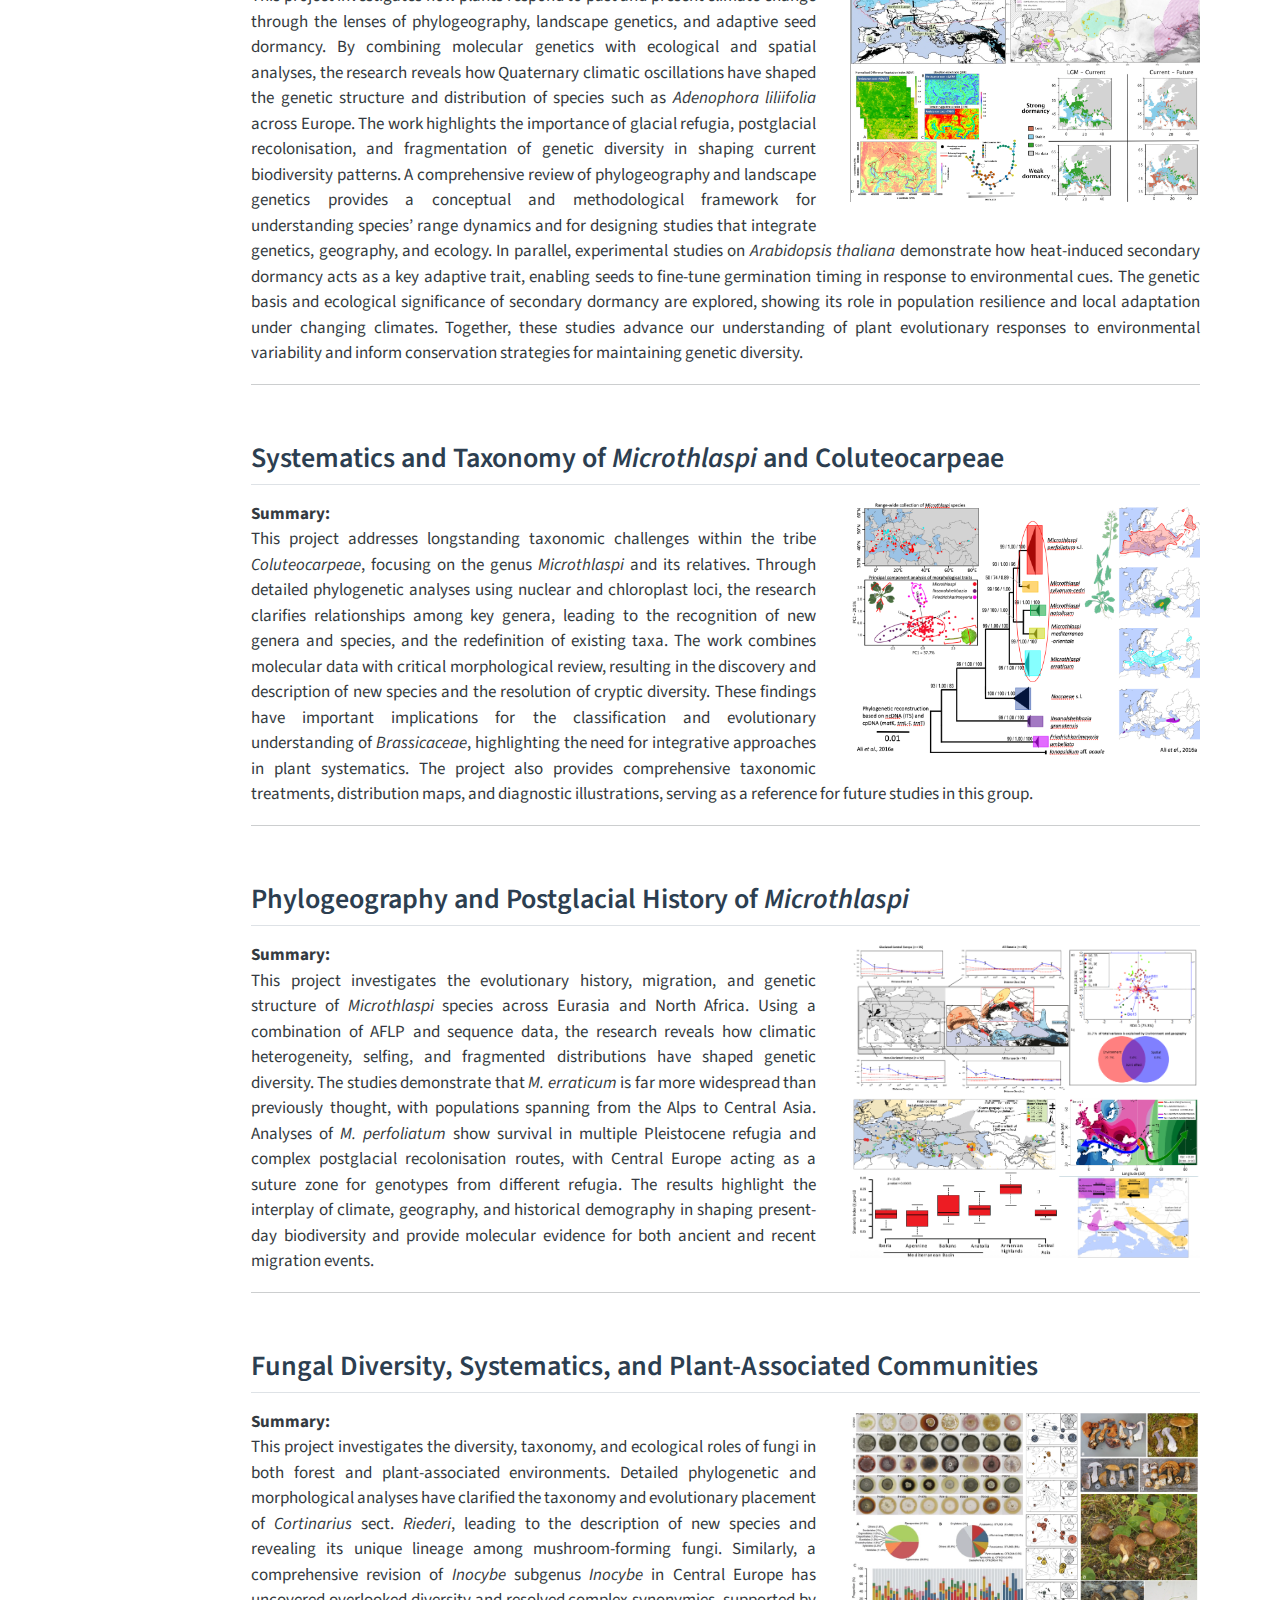
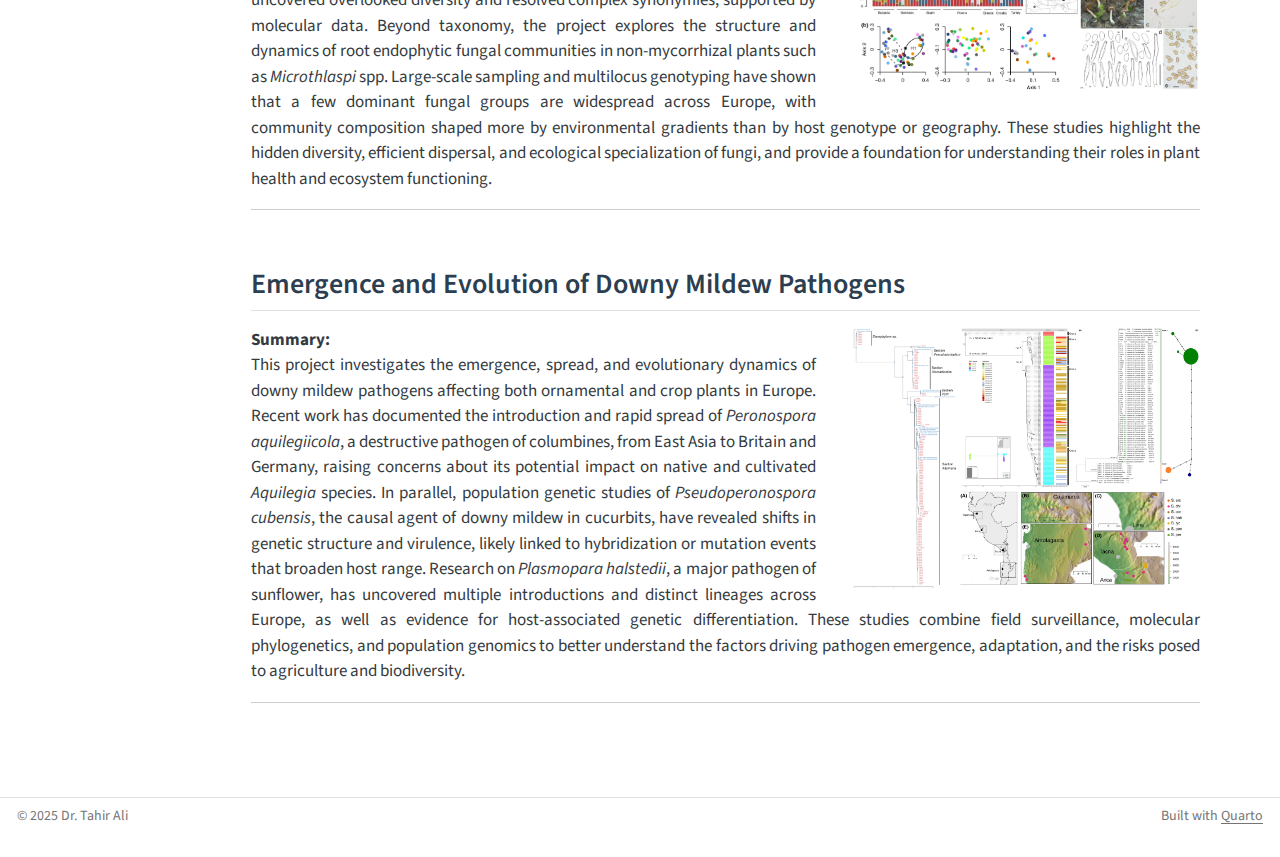
<file: projects.html>
<!DOCTYPE html>
<html xmlns="http://www.w3.org/1999/xhtml" lang="en" xml:lang="en"><head>

<meta charset="utf-8">
<meta name="generator" content="quarto-1.8.24">

<meta name="viewport" content="width=device-width, initial-scale=1.0, user-scalable=yes">


<title>Projects – Dr.&nbsp;Tahir Ali</title>
<style>
code{white-space: pre-wrap;}
span.smallcaps{font-variant: small-caps;}
div.columns{display: flex; gap: min(4vw, 1.5em);}
div.column{flex: auto; overflow-x: auto;}
div.hanging-indent{margin-left: 1.5em; text-indent: -1.5em;}
ul.task-list{list-style: none;}
ul.task-list li input[type="checkbox"] {
  width: 0.8em;
  margin: 0 0.8em 0.2em -1em; /* quarto-specific, see https://github.com/quarto-dev/quarto-cli/issues/4556 */ 
  vertical-align: middle;
}
</style>


<script src="site_libs/quarto-nav/quarto-nav.js"></script>
<script src="site_libs/quarto-nav/headroom.min.js"></script>
<script src="site_libs/clipboard/clipboard.min.js"></script>
<script src="site_libs/quarto-search/autocomplete.umd.js"></script>
<script src="site_libs/quarto-search/fuse.min.js"></script>
<script src="site_libs/quarto-search/quarto-search.js"></script>
<meta name="quarto:offset" content="./">
<link href="./profile.webp" rel="icon">
<script src="site_libs/quarto-html/quarto.js" type="module"></script>
<script src="site_libs/quarto-html/tabsets/tabsets.js" type="module"></script>
<script src="site_libs/quarto-html/axe/axe-check.js" type="module"></script>
<script src="site_libs/quarto-html/popper.min.js"></script>
<script src="site_libs/quarto-html/tippy.umd.min.js"></script>
<script src="site_libs/quarto-html/anchor.min.js"></script>
<link href="site_libs/quarto-html/tippy.css" rel="stylesheet">
<link href="site_libs/quarto-html/quarto-syntax-highlighting-dc55a5b9e770e841cd82e46aadbfb9b0.css" rel="stylesheet" id="quarto-text-highlighting-styles">
<script src="site_libs/bootstrap/bootstrap.min.js"></script>
<link href="site_libs/bootstrap/bootstrap-icons.css" rel="stylesheet">
<link href="site_libs/bootstrap/bootstrap-d06107c61514b348b5496435b78bae49.min.css" rel="stylesheet" append-hash="true" id="quarto-bootstrap" data-mode="light">
<script id="quarto-search-options" type="application/json">{
  "location": "sidebar",
  "copy-button": false,
  "collapse-after": 3,
  "panel-placement": "start",
  "type": "textbox",
  "limit": 50,
  "keyboard-shortcut": [
    "f",
    "/",
    "s"
  ],
  "show-item-context": false,
  "language": {
    "search-no-results-text": "No results",
    "search-matching-documents-text": "matching documents",
    "search-copy-link-title": "Copy link to search",
    "search-hide-matches-text": "Hide additional matches",
    "search-more-match-text": "more match in this document",
    "search-more-matches-text": "more matches in this document",
    "search-clear-button-title": "Clear",
    "search-text-placeholder": "",
    "search-detached-cancel-button-title": "Cancel",
    "search-submit-button-title": "Submit",
    "search-label": "Search"
  }
}</script>
<script async="" src="https://www.googletagmanager.com/gtag/js?id=G-0LPGXESG7T"></script>

<script type="text/javascript">

window.dataLayer = window.dataLayer || [];
function gtag(){dataLayer.push(arguments);}
gtag('js', new Date());
gtag('config', 'G-0LPGXESG7T', { 'anonymize_ip': true});
</script>


<link rel="stylesheet" href="styles.css">
</head>

<body class="nav-sidebar docked fullcontent quarto-light">

<div id="quarto-search-results"></div>
  <header id="quarto-header" class="headroom fixed-top">
  <nav class="quarto-secondary-nav">
    <div class="container-fluid d-flex">
      <button type="button" class="quarto-btn-toggle btn" data-bs-toggle="collapse" role="button" data-bs-target=".quarto-sidebar-collapse-item" aria-controls="quarto-sidebar" aria-expanded="false" aria-label="Toggle sidebar navigation" onclick="if (window.quartoToggleHeadroom) { window.quartoToggleHeadroom(); }">
        <i class="bi bi-layout-text-sidebar-reverse"></i>
      </button>
        <nav class="quarto-page-breadcrumbs" aria-label="breadcrumb"><ol class="breadcrumb"><li class="breadcrumb-item"><a href="./projects.html">Projects</a></li></ol></nav>
        <a class="flex-grow-1" role="navigation" data-bs-toggle="collapse" data-bs-target=".quarto-sidebar-collapse-item" aria-controls="quarto-sidebar" aria-expanded="false" aria-label="Toggle sidebar navigation" onclick="if (window.quartoToggleHeadroom) { window.quartoToggleHeadroom(); }">      
        </a>
    </div>
  </nav>
</header>
<!-- content -->
<div id="quarto-content" class="quarto-container page-columns page-rows-contents page-layout-article">
<!-- sidebar -->
  <nav id="quarto-sidebar" class="sidebar collapse collapse-horizontal quarto-sidebar-collapse-item sidebar-navigation docked overflow-auto">
    <div class="pt-lg-2 mt-2 text-left sidebar-header">
      <a href="./index.html" class="sidebar-logo-link">
      </a>
      </div>
    <div class="sidebar-menu-container"> 
    <ul class="list-unstyled mt-1">
        <li class="sidebar-item">
  <div class="sidebar-item-container"> 
  <a href="./index.html" class="sidebar-item-text sidebar-link">
 <span class="menu-text">Home</span></a>
  </div>
</li>
        <li class="sidebar-item">
  <div class="sidebar-item-container"> 
  <a href="./projects.html" class="sidebar-item-text sidebar-link active">
 <span class="menu-text">Projects</span></a>
  </div>
</li>
        <li class="sidebar-item">
  <div class="sidebar-item-container"> 
  <a href="./publications.html" class="sidebar-item-text sidebar-link">
 <span class="menu-text">Publications</span></a>
  </div>
</li>
        <li class="sidebar-item">
  <div class="sidebar-item-container"> 
  <a href="./cv.html" class="sidebar-item-text sidebar-link">
 <span class="menu-text">Résumé</span></a>
  </div>
</li>
        <li class="sidebar-item">
  <div class="sidebar-item-container"> 
  <a href="./teaching.qmd" class="sidebar-item-text sidebar-link">
 <span class="menu-text">Teaching</span></a>
  </div>
</li>
        <li class="sidebar-item">
  <div class="sidebar-item-container"> 
  <a href="./workshops.qmd" class="sidebar-item-text sidebar-link">
 <span class="menu-text">Workshops</span></a>
  </div>
</li>
    </ul>
    </div>
</nav>
<div id="quarto-sidebar-glass" class="quarto-sidebar-collapse-item" data-bs-toggle="collapse" data-bs-target=".quarto-sidebar-collapse-item"></div>
<!-- margin-sidebar -->
    
<!-- main -->
<main class="content" id="quarto-document-content">

<header id="title-block-header" class="quarto-title-block default">
<div class="quarto-title">
<h1 class="title">Projects</h1>
</div>



<div class="quarto-title-meta">

    
  
    
  </div>
  


</header>


<div class="project-nav">
<p><a href="#assembling_genomes">High-Resolution Genomics</a> <a href="#hybridisation-genomics">Hybridisation Genomics</a> <a href="#temporal-genomics">Temporal Genomics</a> <a href="#plant-adaptation">Climate Adaptation &amp; Seed Dormancy</a> <a href="#systematics">Systematics &amp; Taxonomy</a> <a href="#phylogeography">Phylogeography of <em>Microthlaspi</em></a> <a href="#fungal-diversity">Fungal Diversity &amp; Communities</a> <a href="#pathogen_evolution">Downy Mildew Pathogens</a></p>
</div>
<hr>
<section id="assembling_genomes" class="level2">
<h2 class="anchored" data-anchor-id="assembling_genomes">High-Resolution Genomics of Plant–Microbe Systems (Ongoing)</h2>
<p><img src="project1.webp" class="img-fluid" style="float:right; margin-left:2em; margin-bottom:1em;" width="350"></p>
<p><strong>Summary:</strong><br>
This project focuses on generating high-quality, chromosome-level genome assemblies for <em>Brassicaceae</em> species and their associated phyllosphere bacterial communities. Advanced sequencing technologies—including PacBio HiFi, Oxford Nanopore, Hi-C, and Illumina short-read platforms—are used to produce detailed genomic resources for both host plants and key bacterial “hub” taxa. These assemblies provide a foundation for studying genome structure, gene content, and evolutionary dynamics in both plants and their microbial partners. The resulting datasets contribute to multiple projects by enabling comparative analyses, facilitating the identification of functional genes, and supporting investigations into plant–microbe interactions.</p>
<hr>
</section>
<section id="hybridisation-genomics" class="level2">
<h2 class="anchored" data-anchor-id="hybridisation-genomics">Hybridisation Genomics (Ongoing)</h2>
<p><img src="project2.webp" class="img-fluid" style="float:right; margin-left:2em; margin-bottom:1em;" width="350"></p>
<p><strong>Summary:</strong><br>
Hybridisation is a fundamental evolutionary process that generates novel genetic combinations, facilitates adaptation, and can drive the formation of new species. This project investigates how hybridisation and temporal selection shape genetic diversity and adaptation in <em>Arabis</em> and related <em>Brassicaceae</em> species. High-throughput sequencing, field experiments, and phenotyping are combined to analyse the genomic consequences of hybridisation in both experimental crosses and natural hybrid zones. Patterns of introgression, ancestry dynamics, and the architecture of reproductive barriers are examined to reveal how environmental factors and selection influence the persistence or loss of hybrid genotypes. Comparative analyses of hybrid populations provide insight into the evolutionary forces driving adaptation, the maintenance of species boundaries, and the role of hybridisation in diversification under changing environments.</p>
<hr>
</section>
<section id="temporal-genomics" class="level2">
<h2 class="anchored" data-anchor-id="temporal-genomics">Temporal Genomics (Ongoing)</h2>
<p><img src="project3.webp" class="img-fluid" style="float:right; margin-left:2em; margin-bottom:1em;" width="350"></p>
<p><strong>Summary:</strong><br>
Temporal genomics approaches are used to detect evolutionary change by tracking allele frequency shifts across generations. This project focuses on <em>Arabidopsis lyrata</em> populations sampled at two time points separated by ~10–20 generations, enabling direct observation of genetic responses to recent climate change. Genome-wide selection scans identify loci showing significant temporal shifts, pinpointing genomic regions under selection and providing evidence for adaptive evolution. By linking allele frequency changes to environmental trends (temperature, precipitation, snow cover), the research uncovers how natural selection acts on standing genetic variation. This work establishes a framework for studying rapid adaptation in natural populations and for predicting how species respond to ongoing environmental change.</p>
<hr>
</section>
<section id="plant-adaptation" class="level2">
<h2 class="anchored" data-anchor-id="plant-adaptation">Climate Adaptation and Seed Dormancy in Plants</h2>
<p><img src="project4.webp" class="img-fluid" style="float:right; margin-left:2em; margin-bottom:1em;" width="350"></p>
<p><strong>Summary:</strong><br>
This project investigates how plants respond to past and present climate change through the lenses of phylogeography, landscape genetics, and adaptive seed dormancy. By combining molecular genetics with ecological and spatial analyses, the research reveals how Quaternary climatic oscillations have shaped the genetic structure and distribution of species such as <em>Adenophora liliifolia</em> across Europe. The work highlights the importance of glacial refugia, postglacial recolonisation, and fragmentation of genetic diversity in shaping current biodiversity patterns. A comprehensive review of phylogeography and landscape genetics provides a conceptual and methodological framework for understanding species’ range dynamics and for designing studies that integrate genetics, geography, and ecology. In parallel, experimental studies on <em>Arabidopsis thaliana</em> demonstrate how heat-induced secondary dormancy acts as a key adaptive trait, enabling seeds to fine-tune germination timing in response to environmental cues. The genetic basis and ecological significance of secondary dormancy are explored, showing its role in population resilience and local adaptation under changing climates. Together, these studies advance our understanding of plant evolutionary responses to environmental variability and inform conservation strategies for maintaining genetic diversity.</p>
<hr>
</section>
<section id="systematics" class="level2">
<h2 class="anchored" data-anchor-id="systematics">Systematics and Taxonomy of <em>Microthlaspi</em> and Coluteocarpeae</h2>
<p><img src="project5.webp" class="img-fluid" style="float:right; margin-left:2em; margin-bottom:1em;" width="350"></p>
<p><strong>Summary:</strong><br>
This project addresses longstanding taxonomic challenges within the tribe <em>Coluteocarpeae</em>, focusing on the genus <em>Microthlaspi</em> and its relatives. Through detailed phylogenetic analyses using nuclear and chloroplast loci, the research clarifies relationships among key genera, leading to the recognition of new genera and species, and the redefinition of existing taxa. The work combines molecular data with critical morphological review, resulting in the discovery and description of new species and the resolution of cryptic diversity. These findings have important implications for the classification and evolutionary understanding of <em>Brassicaceae</em>, highlighting the need for integrative approaches in plant systematics. The project also provides comprehensive taxonomic treatments, distribution maps, and diagnostic illustrations, serving as a reference for future studies in this group.</p>
<hr>
</section>
<section id="phylogeography" class="level2">
<h2 class="anchored" data-anchor-id="phylogeography">Phylogeography and Postglacial History of <em>Microthlaspi</em></h2>
<p><img src="project6.webp" class="img-fluid" style="float:right; margin-left:2em; margin-bottom:1em;" width="350"></p>
<p><strong>Summary:</strong><br>
This project investigates the evolutionary history, migration, and genetic structure of <em>Microthlaspi</em> species across Eurasia and North Africa. Using a combination of AFLP and sequence data, the research reveals how climatic heterogeneity, selfing, and fragmented distributions have shaped genetic diversity. The studies demonstrate that <em>M. erraticum</em> is far more widespread than previously thought, with populations spanning from the Alps to Central Asia. Analyses of <em>M. perfoliatum</em> show survival in multiple Pleistocene refugia and complex postglacial recolonisation routes, with Central Europe acting as a suture zone for genotypes from different refugia. The results highlight the interplay of climate, geography, and historical demography in shaping present-day biodiversity and provide molecular evidence for both ancient and recent migration events.</p>
<hr>
</section>
<section id="fungal-diversity" class="level2">
<h2 class="anchored" data-anchor-id="fungal-diversity">Fungal Diversity, Systematics, and Plant-Associated Communities</h2>
<p><img src="project7.webp" class="img-fluid" style="float:right; margin-left:2em; margin-bottom:1em;" width="350"></p>
<p><strong>Summary:</strong><br>
This project investigates the diversity, taxonomy, and ecological roles of fungi in both forest and plant-associated environments. Detailed phylogenetic and morphological analyses have clarified the taxonomy and evolutionary placement of <em>Cortinarius</em> sect. <em>Riederi</em>, leading to the description of new species and revealing its unique lineage among mushroom-forming fungi. Similarly, a comprehensive revision of <em>Inocybe</em> subgenus <em>Inocybe</em> in Central Europe has uncovered overlooked diversity and resolved complex synonymies, supported by molecular data. Beyond taxonomy, the project explores the structure and dynamics of root endophytic fungal communities in non-mycorrhizal plants such as <em>Microthlaspi</em> spp. Large-scale sampling and multilocus genotyping have shown that a few dominant fungal groups are widespread across Europe, with community composition shaped more by environmental gradients than by host genotype or geography. These studies highlight the hidden diversity, efficient dispersal, and ecological specialization of fungi, and provide a foundation for understanding their roles in plant health and ecosystem functioning.</p>
<hr>
</section>
<section id="pathogen_evolution" class="level2">
<h2 class="anchored" data-anchor-id="pathogen_evolution">Emergence and Evolution of Downy Mildew Pathogens</h2>
<p><img src="project8.webp" class="img-fluid" style="float:right; margin-left:2em; margin-bottom:1em;" width="350"></p>
<p><strong>Summary:</strong><br>
This project investigates the emergence, spread, and evolutionary dynamics of downy mildew pathogens affecting both ornamental and crop plants in Europe. Recent work has documented the introduction and rapid spread of <em>Peronospora aquilegiicola</em>, a destructive pathogen of columbines, from East Asia to Britain and Germany, raising concerns about its potential impact on native and cultivated <em>Aquilegia</em> species. In parallel, population genetic studies of <em>Pseudoperonospora cubensis</em>, the causal agent of downy mildew in cucurbits, have revealed shifts in genetic structure and virulence, likely linked to hybridization or mutation events that broaden host range. Research on <em>Plasmopara halstedii</em>, a major pathogen of sunflower, has uncovered multiple introductions and distinct lineages across Europe, as well as evidence for host-associated genetic differentiation. These studies combine field surveillance, molecular phylogenetics, and population genomics to better understand the factors driving pathogen emergence, adaptation, and the risks posed to agriculture and biodiversity.</p>
<hr>


</section>

</main> <!-- /main -->
<script id="quarto-html-after-body" type="application/javascript">
  window.document.addEventListener("DOMContentLoaded", function (event) {
    const icon = "";
    const anchorJS = new window.AnchorJS();
    anchorJS.options = {
      placement: 'right',
      icon: icon
    };
    anchorJS.add('.anchored');
    const isCodeAnnotation = (el) => {
      for (const clz of el.classList) {
        if (clz.startsWith('code-annotation-')) {                     
          return true;
        }
      }
      return false;
    }
    const onCopySuccess = function(e) {
      // button target
      const button = e.trigger;
      // don't keep focus
      button.blur();
      // flash "checked"
      button.classList.add('code-copy-button-checked');
      var currentTitle = button.getAttribute("title");
      button.setAttribute("title", "Copied!");
      let tooltip;
      if (window.bootstrap) {
        button.setAttribute("data-bs-toggle", "tooltip");
        button.setAttribute("data-bs-placement", "left");
        button.setAttribute("data-bs-title", "Copied!");
        tooltip = new bootstrap.Tooltip(button, 
          { trigger: "manual", 
            customClass: "code-copy-button-tooltip",
            offset: [0, -8]});
        tooltip.show();    
      }
      setTimeout(function() {
        if (tooltip) {
          tooltip.hide();
          button.removeAttribute("data-bs-title");
          button.removeAttribute("data-bs-toggle");
          button.removeAttribute("data-bs-placement");
        }
        button.setAttribute("title", currentTitle);
        button.classList.remove('code-copy-button-checked');
      }, 1000);
      // clear code selection
      e.clearSelection();
    }
    const getTextToCopy = function(trigger) {
      const outerScaffold = trigger.parentElement.cloneNode(true);
      const codeEl = outerScaffold.querySelector('code');
      for (const childEl of codeEl.children) {
        if (isCodeAnnotation(childEl)) {
          childEl.remove();
        }
      }
      return codeEl.innerText;
    }
    const clipboard = new window.ClipboardJS('.code-copy-button:not([data-in-quarto-modal])', {
      text: getTextToCopy
    });
    clipboard.on('success', onCopySuccess);
    if (window.document.getElementById('quarto-embedded-source-code-modal')) {
      const clipboardModal = new window.ClipboardJS('.code-copy-button[data-in-quarto-modal]', {
        text: getTextToCopy,
        container: window.document.getElementById('quarto-embedded-source-code-modal')
      });
      clipboardModal.on('success', onCopySuccess);
    }
      var localhostRegex = new RegExp(/^(?:http|https):\/\/localhost\:?[0-9]*\//);
      var mailtoRegex = new RegExp(/^mailto:/);
        var filterRegex = new RegExp("https:\/\/tahirali-biomics\.github\.io");
      var isInternal = (href) => {
          return filterRegex.test(href) || localhostRegex.test(href) || mailtoRegex.test(href);
      }
      // Inspect non-navigation links and adorn them if external
     var links = window.document.querySelectorAll('a[href]:not(.nav-link):not(.navbar-brand):not(.toc-action):not(.sidebar-link):not(.sidebar-item-toggle):not(.pagination-link):not(.no-external):not([aria-hidden]):not(.dropdown-item):not(.quarto-navigation-tool):not(.about-link)');
      for (var i=0; i<links.length; i++) {
        const link = links[i];
        if (!isInternal(link.href)) {
          // undo the damage that might have been done by quarto-nav.js in the case of
          // links that we want to consider external
          if (link.dataset.originalHref !== undefined) {
            link.href = link.dataset.originalHref;
          }
        }
      }
    function tippyHover(el, contentFn, onTriggerFn, onUntriggerFn) {
      const config = {
        allowHTML: true,
        maxWidth: 500,
        delay: 100,
        arrow: false,
        appendTo: function(el) {
            return el.parentElement;
        },
        interactive: true,
        interactiveBorder: 10,
        theme: 'quarto',
        placement: 'bottom-start',
      };
      if (contentFn) {
        config.content = contentFn;
      }
      if (onTriggerFn) {
        config.onTrigger = onTriggerFn;
      }
      if (onUntriggerFn) {
        config.onUntrigger = onUntriggerFn;
      }
      window.tippy(el, config); 
    }
    const noterefs = window.document.querySelectorAll('a[role="doc-noteref"]');
    for (var i=0; i<noterefs.length; i++) {
      const ref = noterefs[i];
      tippyHover(ref, function() {
        // use id or data attribute instead here
        let href = ref.getAttribute('data-footnote-href') || ref.getAttribute('href');
        try { href = new URL(href).hash; } catch {}
        const id = href.replace(/^#\/?/, "");
        const note = window.document.getElementById(id);
        if (note) {
          return note.innerHTML;
        } else {
          return "";
        }
      });
    }
    const xrefs = window.document.querySelectorAll('a.quarto-xref');
    const processXRef = (id, note) => {
      // Strip column container classes
      const stripColumnClz = (el) => {
        el.classList.remove("page-full", "page-columns");
        if (el.children) {
          for (const child of el.children) {
            stripColumnClz(child);
          }
        }
      }
      stripColumnClz(note)
      if (id === null || id.startsWith('sec-')) {
        // Special case sections, only their first couple elements
        const container = document.createElement("div");
        if (note.children && note.children.length > 2) {
          container.appendChild(note.children[0].cloneNode(true));
          for (let i = 1; i < note.children.length; i++) {
            const child = note.children[i];
            if (child.tagName === "P" && child.innerText === "") {
              continue;
            } else {
              container.appendChild(child.cloneNode(true));
              break;
            }
          }
          if (window.Quarto?.typesetMath) {
            window.Quarto.typesetMath(container);
          }
          return container.innerHTML
        } else {
          if (window.Quarto?.typesetMath) {
            window.Quarto.typesetMath(note);
          }
          return note.innerHTML;
        }
      } else {
        // Remove any anchor links if they are present
        const anchorLink = note.querySelector('a.anchorjs-link');
        if (anchorLink) {
          anchorLink.remove();
        }
        if (window.Quarto?.typesetMath) {
          window.Quarto.typesetMath(note);
        }
        if (note.classList.contains("callout")) {
          return note.outerHTML;
        } else {
          return note.innerHTML;
        }
      }
    }
    for (var i=0; i<xrefs.length; i++) {
      const xref = xrefs[i];
      tippyHover(xref, undefined, function(instance) {
        instance.disable();
        let url = xref.getAttribute('href');
        let hash = undefined; 
        if (url.startsWith('#')) {
          hash = url;
        } else {
          try { hash = new URL(url).hash; } catch {}
        }
        if (hash) {
          const id = hash.replace(/^#\/?/, "");
          const note = window.document.getElementById(id);
          if (note !== null) {
            try {
              const html = processXRef(id, note.cloneNode(true));
              instance.setContent(html);
            } finally {
              instance.enable();
              instance.show();
            }
          } else {
            // See if we can fetch this
            fetch(url.split('#')[0])
            .then(res => res.text())
            .then(html => {
              const parser = new DOMParser();
              const htmlDoc = parser.parseFromString(html, "text/html");
              const note = htmlDoc.getElementById(id);
              if (note !== null) {
                const html = processXRef(id, note);
                instance.setContent(html);
              } 
            }).finally(() => {
              instance.enable();
              instance.show();
            });
          }
        } else {
          // See if we can fetch a full url (with no hash to target)
          // This is a special case and we should probably do some content thinning / targeting
          fetch(url)
          .then(res => res.text())
          .then(html => {
            const parser = new DOMParser();
            const htmlDoc = parser.parseFromString(html, "text/html");
            const note = htmlDoc.querySelector('main.content');
            if (note !== null) {
              // This should only happen for chapter cross references
              // (since there is no id in the URL)
              // remove the first header
              if (note.children.length > 0 && note.children[0].tagName === "HEADER") {
                note.children[0].remove();
              }
              const html = processXRef(null, note);
              instance.setContent(html);
            } 
          }).finally(() => {
            instance.enable();
            instance.show();
          });
        }
      }, function(instance) {
      });
    }
        let selectedAnnoteEl;
        const selectorForAnnotation = ( cell, annotation) => {
          let cellAttr = 'data-code-cell="' + cell + '"';
          let lineAttr = 'data-code-annotation="' +  annotation + '"';
          const selector = 'span[' + cellAttr + '][' + lineAttr + ']';
          return selector;
        }
        const selectCodeLines = (annoteEl) => {
          const doc = window.document;
          const targetCell = annoteEl.getAttribute("data-target-cell");
          const targetAnnotation = annoteEl.getAttribute("data-target-annotation");
          const annoteSpan = window.document.querySelector(selectorForAnnotation(targetCell, targetAnnotation));
          const lines = annoteSpan.getAttribute("data-code-lines").split(",");
          const lineIds = lines.map((line) => {
            return targetCell + "-" + line;
          })
          let top = null;
          let height = null;
          let parent = null;
          if (lineIds.length > 0) {
              //compute the position of the single el (top and bottom and make a div)
              const el = window.document.getElementById(lineIds[0]);
              top = el.offsetTop;
              height = el.offsetHeight;
              parent = el.parentElement.parentElement;
            if (lineIds.length > 1) {
              const lastEl = window.document.getElementById(lineIds[lineIds.length - 1]);
              const bottom = lastEl.offsetTop + lastEl.offsetHeight;
              height = bottom - top;
            }
            if (top !== null && height !== null && parent !== null) {
              // cook up a div (if necessary) and position it 
              let div = window.document.getElementById("code-annotation-line-highlight");
              if (div === null) {
                div = window.document.createElement("div");
                div.setAttribute("id", "code-annotation-line-highlight");
                div.style.position = 'absolute';
                parent.appendChild(div);
              }
              div.style.top = top - 2 + "px";
              div.style.height = height + 4 + "px";
              div.style.left = 0;
              let gutterDiv = window.document.getElementById("code-annotation-line-highlight-gutter");
              if (gutterDiv === null) {
                gutterDiv = window.document.createElement("div");
                gutterDiv.setAttribute("id", "code-annotation-line-highlight-gutter");
                gutterDiv.style.position = 'absolute';
                const codeCell = window.document.getElementById(targetCell);
                const gutter = codeCell.querySelector('.code-annotation-gutter');
                gutter.appendChild(gutterDiv);
              }
              gutterDiv.style.top = top - 2 + "px";
              gutterDiv.style.height = height + 4 + "px";
            }
            selectedAnnoteEl = annoteEl;
          }
        };
        const unselectCodeLines = () => {
          const elementsIds = ["code-annotation-line-highlight", "code-annotation-line-highlight-gutter"];
          elementsIds.forEach((elId) => {
            const div = window.document.getElementById(elId);
            if (div) {
              div.remove();
            }
          });
          selectedAnnoteEl = undefined;
        };
          // Handle positioning of the toggle
      window.addEventListener(
        "resize",
        throttle(() => {
          elRect = undefined;
          if (selectedAnnoteEl) {
            selectCodeLines(selectedAnnoteEl);
          }
        }, 10)
      );
      function throttle(fn, ms) {
      let throttle = false;
      let timer;
        return (...args) => {
          if(!throttle) { // first call gets through
              fn.apply(this, args);
              throttle = true;
          } else { // all the others get throttled
              if(timer) clearTimeout(timer); // cancel #2
              timer = setTimeout(() => {
                fn.apply(this, args);
                timer = throttle = false;
              }, ms);
          }
        };
      }
        // Attach click handler to the DT
        const annoteDls = window.document.querySelectorAll('dt[data-target-cell]');
        for (const annoteDlNode of annoteDls) {
          annoteDlNode.addEventListener('click', (event) => {
            const clickedEl = event.target;
            if (clickedEl !== selectedAnnoteEl) {
              unselectCodeLines();
              const activeEl = window.document.querySelector('dt[data-target-cell].code-annotation-active');
              if (activeEl) {
                activeEl.classList.remove('code-annotation-active');
              }
              selectCodeLines(clickedEl);
              clickedEl.classList.add('code-annotation-active');
            } else {
              // Unselect the line
              unselectCodeLines();
              clickedEl.classList.remove('code-annotation-active');
            }
          });
        }
    const findCites = (el) => {
      const parentEl = el.parentElement;
      if (parentEl) {
        const cites = parentEl.dataset.cites;
        if (cites) {
          return {
            el,
            cites: cites.split(' ')
          };
        } else {
          return findCites(el.parentElement)
        }
      } else {
        return undefined;
      }
    };
    var bibliorefs = window.document.querySelectorAll('a[role="doc-biblioref"]');
    for (var i=0; i<bibliorefs.length; i++) {
      const ref = bibliorefs[i];
      const citeInfo = findCites(ref);
      if (citeInfo) {
        tippyHover(citeInfo.el, function() {
          var popup = window.document.createElement('div');
          citeInfo.cites.forEach(function(cite) {
            var citeDiv = window.document.createElement('div');
            citeDiv.classList.add('hanging-indent');
            citeDiv.classList.add('csl-entry');
            var biblioDiv = window.document.getElementById('ref-' + cite);
            if (biblioDiv) {
              citeDiv.innerHTML = biblioDiv.innerHTML;
            }
            popup.appendChild(citeDiv);
          });
          return popup.innerHTML;
        });
      }
    }
  });
  </script>
</div> <!-- /content -->
<footer class="footer">
  <div class="nav-footer">
    <div class="nav-footer-left">
<p>© 2025 Dr.&nbsp;Tahir Ali</p>
</div>   
    <div class="nav-footer-center">
      &nbsp;
    </div>
    <div class="nav-footer-right">
<p>Built with <a href="https://quarto.org/">Quarto</a></p>
</div>
  </div>
</footer>




</body></html>
</file>
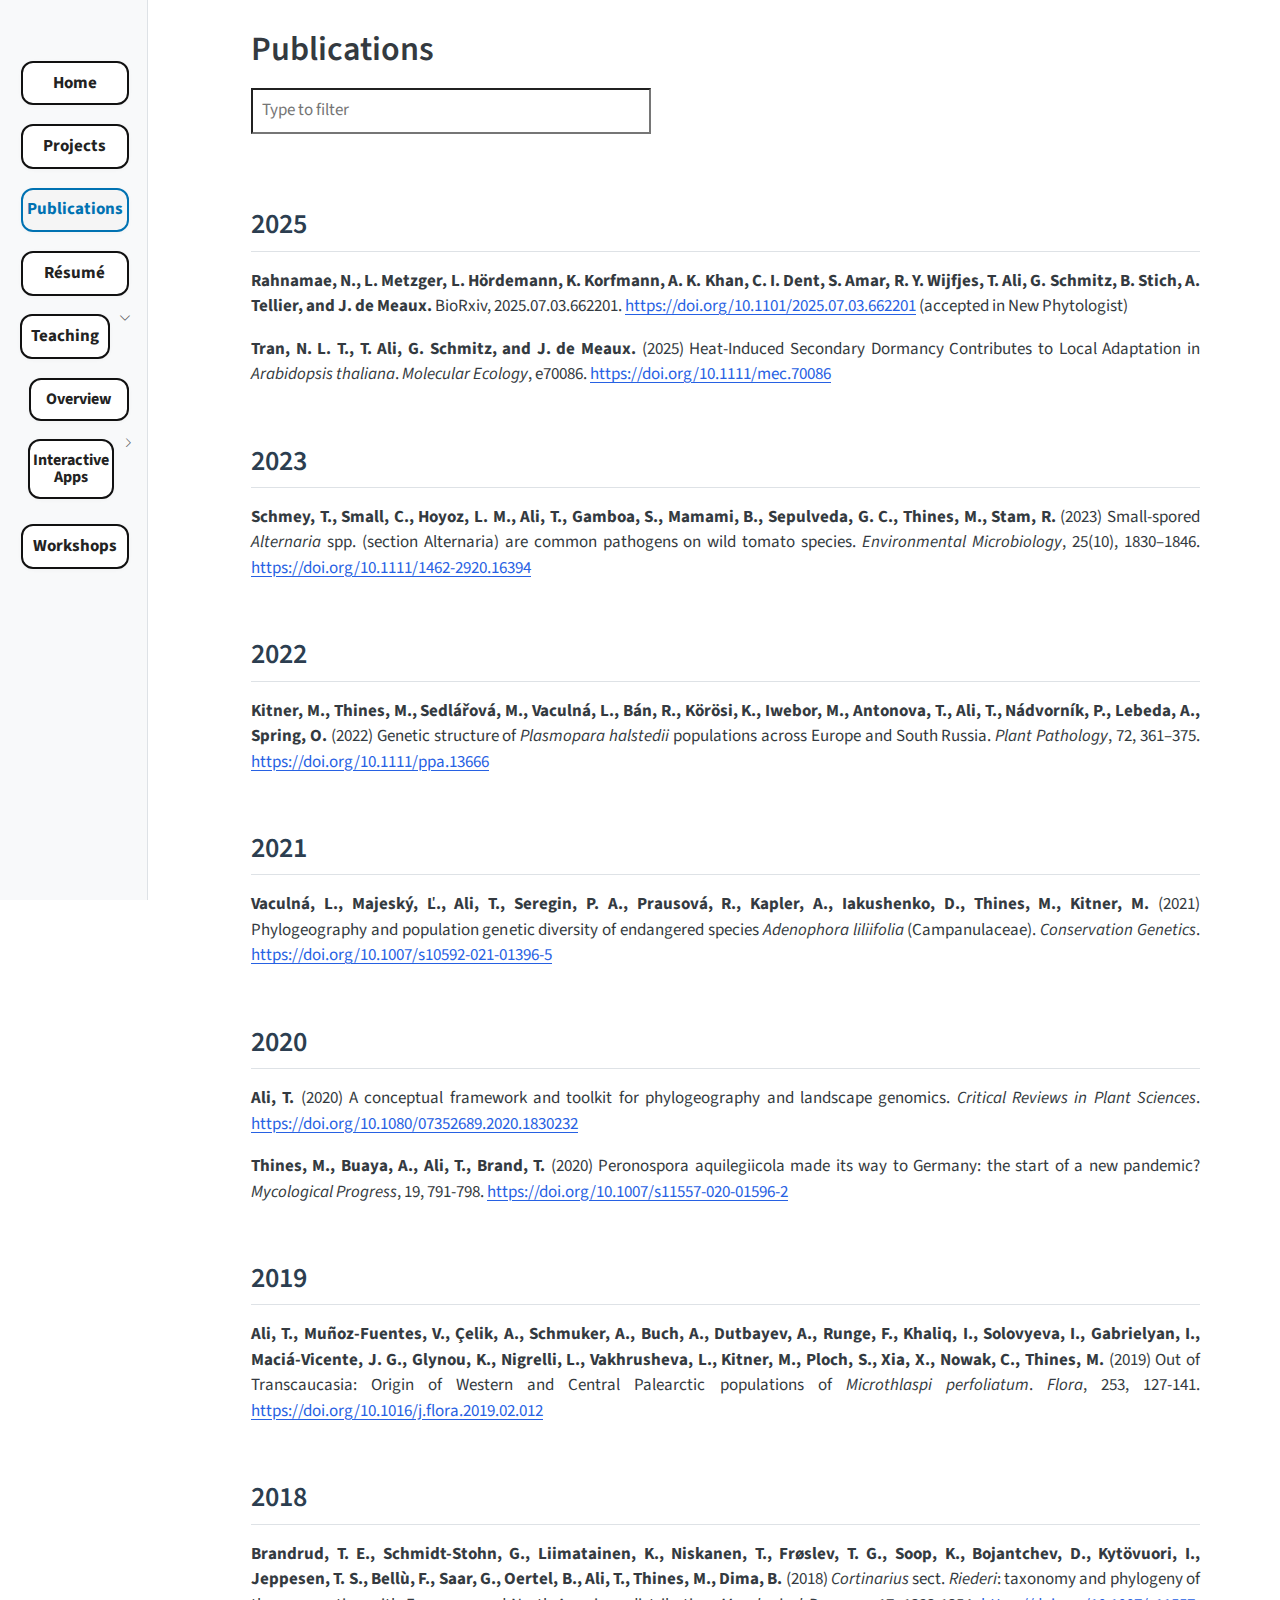
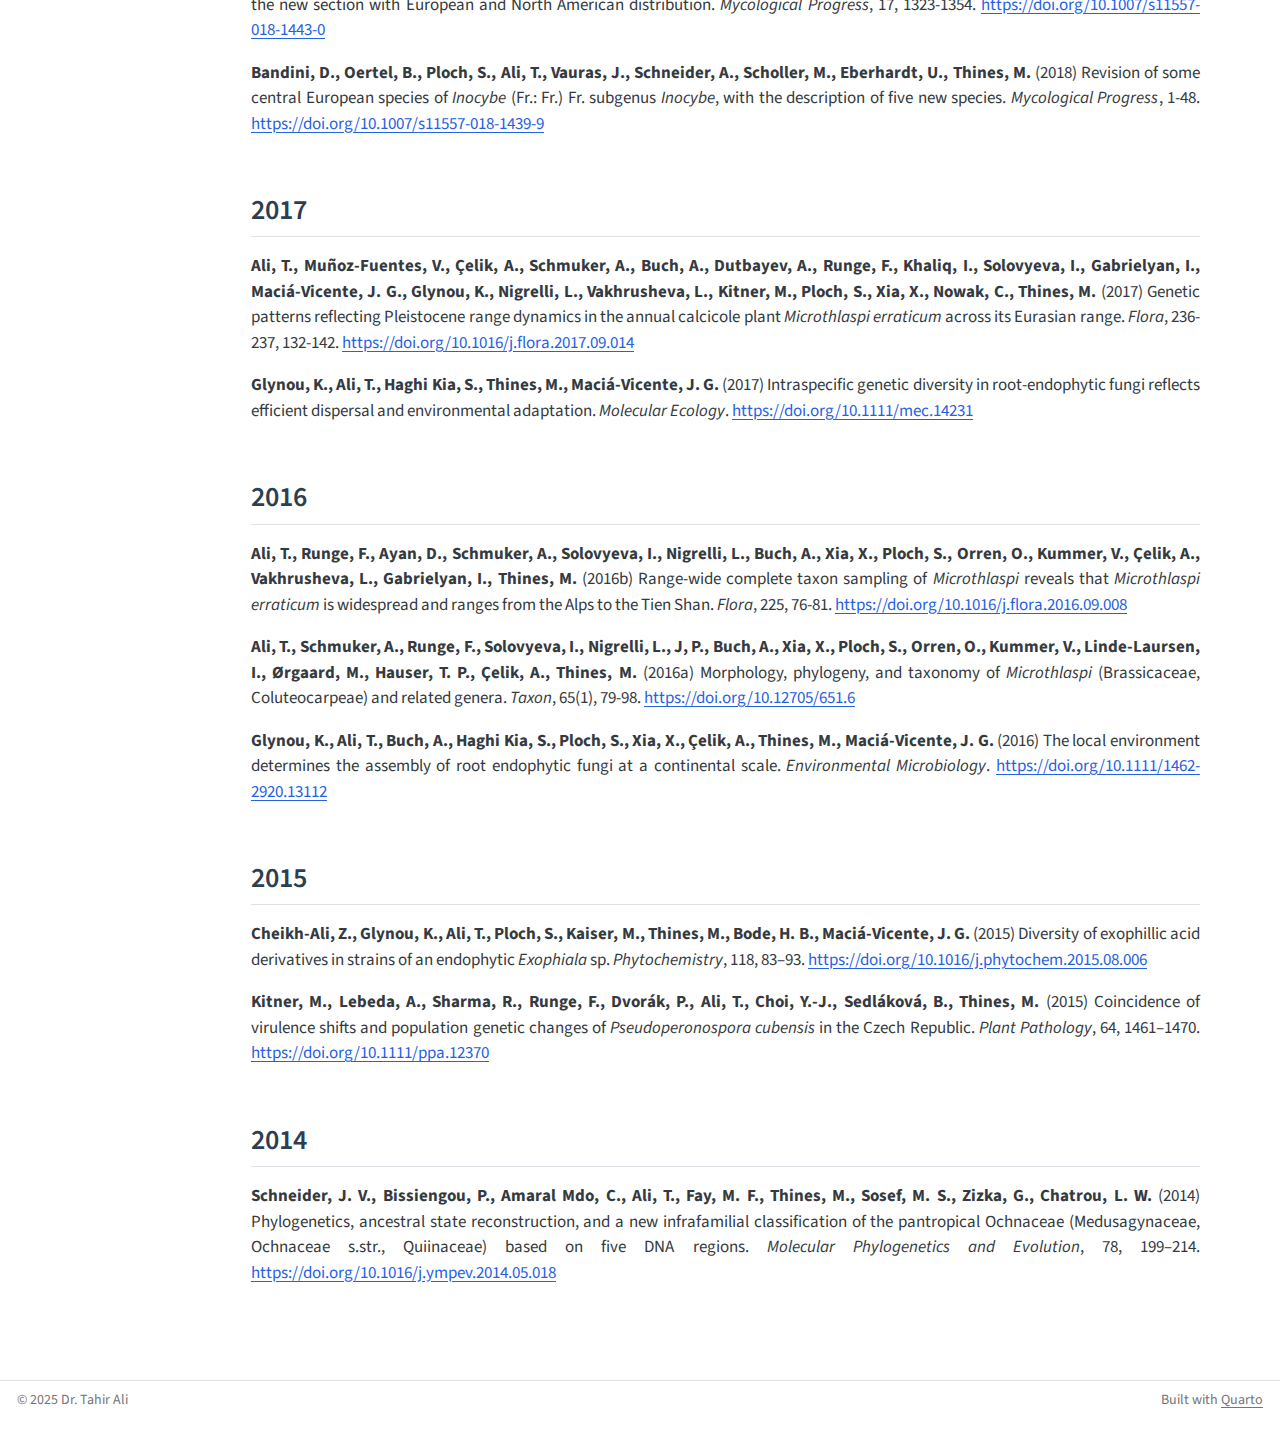
<file: publications.html>
<!DOCTYPE html>
<html xmlns="http://www.w3.org/1999/xhtml" lang="en" xml:lang="en"><head>

<meta charset="utf-8">
<meta name="generator" content="quarto-1.8.24">

<meta name="viewport" content="width=device-width, initial-scale=1.0, user-scalable=yes">


<title>Publications – Dr.&nbsp;Tahir Ali</title>
<style>
code{white-space: pre-wrap;}
span.smallcaps{font-variant: small-caps;}
div.columns{display: flex; gap: min(4vw, 1.5em);}
div.column{flex: auto; overflow-x: auto;}
div.hanging-indent{margin-left: 1.5em; text-indent: -1.5em;}
ul.task-list{list-style: none;}
ul.task-list li input[type="checkbox"] {
  width: 0.8em;
  margin: 0 0.8em 0.2em -1em; /* quarto-specific, see https://github.com/quarto-dev/quarto-cli/issues/4556 */ 
  vertical-align: middle;
}
</style>


<script src="site_libs/quarto-nav/quarto-nav.js"></script>
<script src="site_libs/quarto-nav/headroom.min.js"></script>
<script src="site_libs/clipboard/clipboard.min.js"></script>
<script src="site_libs/quarto-search/autocomplete.umd.js"></script>
<script src="site_libs/quarto-search/fuse.min.js"></script>
<script src="site_libs/quarto-search/quarto-search.js"></script>
<meta name="quarto:offset" content="./">
<link href="./profile.webp" rel="icon">
<script src="site_libs/quarto-html/quarto.js" type="module"></script>
<script src="site_libs/quarto-html/tabsets/tabsets.js" type="module"></script>
<script src="site_libs/quarto-html/axe/axe-check.js" type="module"></script>
<script src="site_libs/quarto-html/popper.min.js"></script>
<script src="site_libs/quarto-html/tippy.umd.min.js"></script>
<script src="site_libs/quarto-html/anchor.min.js"></script>
<link href="site_libs/quarto-html/tippy.css" rel="stylesheet">
<link href="site_libs/quarto-html/quarto-syntax-highlighting-dc55a5b9e770e841cd82e46aadbfb9b0.css" rel="stylesheet" id="quarto-text-highlighting-styles">
<script src="site_libs/bootstrap/bootstrap.min.js"></script>
<link href="site_libs/bootstrap/bootstrap-icons.css" rel="stylesheet">
<link href="site_libs/bootstrap/bootstrap-d06107c61514b348b5496435b78bae49.min.css" rel="stylesheet" append-hash="true" id="quarto-bootstrap" data-mode="light">
<script id="quarto-search-options" type="application/json">{
  "location": "sidebar",
  "copy-button": false,
  "collapse-after": 3,
  "panel-placement": "start",
  "type": "textbox",
  "limit": 50,
  "keyboard-shortcut": [
    "f",
    "/",
    "s"
  ],
  "show-item-context": false,
  "language": {
    "search-no-results-text": "No results",
    "search-matching-documents-text": "matching documents",
    "search-copy-link-title": "Copy link to search",
    "search-hide-matches-text": "Hide additional matches",
    "search-more-match-text": "more match in this document",
    "search-more-matches-text": "more matches in this document",
    "search-clear-button-title": "Clear",
    "search-text-placeholder": "",
    "search-detached-cancel-button-title": "Cancel",
    "search-submit-button-title": "Submit",
    "search-label": "Search"
  }
}</script>
<script async="" src="https://www.googletagmanager.com/gtag/js?id=G-0LPGXESG7T"></script>

<script type="text/javascript">

window.dataLayer = window.dataLayer || [];
function gtag(){dataLayer.push(arguments);}
gtag('js', new Date());
gtag('config', 'G-0LPGXESG7T', { 'anonymize_ip': true});
</script>


<link rel="stylesheet" href="styles.css">
</head>

<body class="nav-sidebar docked fullcontent quarto-light">

<div id="quarto-search-results"></div>
  <header id="quarto-header" class="headroom fixed-top">
  <nav class="quarto-secondary-nav">
    <div class="container-fluid d-flex">
      <button type="button" class="quarto-btn-toggle btn" data-bs-toggle="collapse" role="button" data-bs-target=".quarto-sidebar-collapse-item" aria-controls="quarto-sidebar" aria-expanded="false" aria-label="Toggle sidebar navigation" onclick="if (window.quartoToggleHeadroom) { window.quartoToggleHeadroom(); }">
        <i class="bi bi-layout-text-sidebar-reverse"></i>
      </button>
        <nav class="quarto-page-breadcrumbs" aria-label="breadcrumb"><ol class="breadcrumb"><li class="breadcrumb-item"><a href="./publications.html">Publications</a></li></ol></nav>
        <a class="flex-grow-1" role="navigation" data-bs-toggle="collapse" data-bs-target=".quarto-sidebar-collapse-item" aria-controls="quarto-sidebar" aria-expanded="false" aria-label="Toggle sidebar navigation" onclick="if (window.quartoToggleHeadroom) { window.quartoToggleHeadroom(); }">      
        </a>
    </div>
  </nav>
</header>
<!-- content -->
<div id="quarto-content" class="quarto-container page-columns page-rows-contents page-layout-article">
<!-- sidebar -->
  <nav id="quarto-sidebar" class="sidebar collapse collapse-horizontal quarto-sidebar-collapse-item sidebar-navigation docked overflow-auto">
    <div class="pt-lg-2 mt-2 text-left sidebar-header">
      <a href="./index.html" class="sidebar-logo-link">
      </a>
      </div>
    <div class="sidebar-menu-container"> 
    <ul class="list-unstyled mt-1">
        <li class="sidebar-item">
  <div class="sidebar-item-container"> 
  <a href="./index.html" class="sidebar-item-text sidebar-link">
 <span class="menu-text">Home</span></a>
  </div>
</li>
        <li class="sidebar-item">
  <div class="sidebar-item-container"> 
  <a href="./projects.html" class="sidebar-item-text sidebar-link">
 <span class="menu-text">Projects</span></a>
  </div>
</li>
        <li class="sidebar-item">
  <div class="sidebar-item-container"> 
  <a href="./publications.html" class="sidebar-item-text sidebar-link active">
 <span class="menu-text">Publications</span></a>
  </div>
</li>
        <li class="sidebar-item">
  <div class="sidebar-item-container"> 
  <a href="./cv.html" class="sidebar-item-text sidebar-link">
 <span class="menu-text">Résumé</span></a>
  </div>
</li>
        <li class="sidebar-item sidebar-item-section">
      <div class="sidebar-item-container"> 
            <a class="sidebar-item-text sidebar-link text-start" data-bs-toggle="collapse" data-bs-target="#" role="navigation" aria-expanded="true">
 <span class="menu-text">Teaching</span></a>
          <a class="sidebar-item-toggle text-start" data-bs-toggle="collapse" data-bs-target="#" role="navigation" aria-expanded="true" aria-label="Toggle section">
            <i class="bi bi-chevron-right ms-2"></i>
          </a> 
      </div>
      <ul id="" class="collapse list-unstyled sidebar-section depth1 show">  
          <li class="sidebar-item">
  <div class="sidebar-item-container"> 
  <a href="./teaching/index.html" class="sidebar-item-text sidebar-link">
 <span class="menu-text">Overview</span></a>
  </div>
</li>
          <li class="sidebar-item sidebar-item-section">
      <div class="sidebar-item-container"> 
            <a href="./teaching/interactive.html" class="sidebar-item-text sidebar-link">
 <span class="menu-text">Interactive Apps</span></a>
          <a class="sidebar-item-toggle text-start collapsed" data-bs-toggle="collapse" data-bs-target="#" role="navigation" aria-expanded="false" aria-label="Toggle section">
            <i class="bi bi-chevron-right ms-2"></i>
          </a> 
      </div>
      <ul id="" class="collapse list-unstyled sidebar-section depth2 ">  
          <li class="sidebar-item">
  <div class="sidebar-item-container"> 
  <a href="./teaching/fst_app.html" class="sidebar-item-text sidebar-link">
 <span class="menu-text">FST Simulator</span></a>
  </div>
</li>
      </ul>
  </li>
      </ul>
  </li>
        <li class="sidebar-item">
  <div class="sidebar-item-container"> 
  <a href="./workshops.qmd" class="sidebar-item-text sidebar-link">
 <span class="menu-text">Workshops</span></a>
  </div>
</li>
    </ul>
    </div>
</nav>
<div id="quarto-sidebar-glass" class="quarto-sidebar-collapse-item" data-bs-toggle="collapse" data-bs-target=".quarto-sidebar-collapse-item"></div>
<!-- margin-sidebar -->
    
<!-- main -->
<main class="content" id="quarto-document-content">

<header id="title-block-header" class="quarto-title-block default">
<div class="quarto-title">
<h1 class="title">Publications</h1>
</div>



<div class="quarto-title-meta">

    
  
    
  </div>
  


</header>


<p><input id="pub-filter" type="text" placeholder="Type to filter" style="margin-bottom:1em; padding:0.5em; width: 100%; max-width: 400px; font-size:1em;"></p>
<div id="publications-list">
<!-- 2025 -->
<h2 class="pub-year anchored">
2025
</h2>
<div class="publication">
<p>
<strong>Rahnamae, N., L. Metzger, L. Hördemann, K. Korfmann, A. K. Khan, C. I. Dent, S. Amar, R. Y. Wijfjes, T. Ali, G. Schmitz, B. Stich, A. Tellier, and J. de Meaux.</strong> BioRxiv, 2025.07.03.662201. <a href="https://doi.org/10.1101/2025.07.03.662201" target="_blank" rel="noopener noreferrer">https://doi.org/10.1101/2025.07.03.662201</a> (accepted in New Phytologist)
</p>
</div>
<div class="publication">
<p>
<strong>Tran, N. L. T., T. Ali, G. Schmitz, and J. de Meaux.</strong> (2025) Heat-Induced Secondary Dormancy Contributes to Local Adaptation in <em>Arabidopsis thaliana</em>. <em>Molecular Ecology</em>, e70086. <a href="https://doi.org/10.1111/mec.70086" target="_blank" rel="noopener noreferrer">https://doi.org/10.1111/mec.70086</a>
</p>
</div>
<!-- 2023 -->
<h2 class="pub-year anchored">
2023
</h2>
<div class="publication">
<p>
<strong>Schmey, T., Small, C., Hoyoz, L. M., Ali, T., Gamboa, S., Mamami, B., Sepulveda, G. C., Thines, M., Stam, R.</strong> (2023) Small-spored <em>Alternaria</em> spp. (section Alternaria) are common pathogens on wild tomato species. <em>Environmental Microbiology</em>, 25(10), 1830–1846. <a href="https://doi.org/10.1111/1462-2920.16394" target="_blank" rel="noopener noreferrer">https://doi.org/10.1111/1462-2920.16394</a>
</p>
</div>
<!-- 2022 -->
<h2 class="pub-year anchored">
2022
</h2>
<div class="publication">
<p>
<strong>Kitner, M., Thines, M., Sedlářová, M., Vaculná, L., Bán, R., Körösi, K., Iwebor, M., Antonova, T., Ali, T., Nádvorník, P., Lebeda, A., Spring, O.</strong> (2022) Genetic structure of <em>Plasmopara halstedii</em> populations across Europe and South Russia. <em>Plant Pathology</em>, 72, 361–375. <a href="https://doi.org/10.1111/ppa.13666" target="_blank" rel="noopener noreferrer">https://doi.org/10.1111/ppa.13666</a>
</p>
</div>
<!-- 2021 -->
<h2 class="pub-year anchored">
2021
</h2>
<div class="publication">
<p>
<strong>Vaculná, L., Majeský, Ľ., Ali, T., Seregin, P. A., Prausová, R., Kapler, A., Iakushenko, D., Thines, M., Kitner, M.</strong> (2021) Phylogeography and population genetic diversity of endangered species <em>Adenophora liliifolia</em> (Campanulaceae). <em>Conservation Genetics</em>. <a href="https://doi.org/10.1007/s10592-021-01396-5" target="_blank" rel="noopener noreferrer">https://doi.org/10.1007/s10592-021-01396-5</a>
</p>
</div>
<!-- 2020 -->
<h2 class="pub-year anchored">
2020
</h2>
<div class="publication">
<p>
<strong>Ali, T.</strong> (2020) A conceptual framework and toolkit for phylogeography and landscape genomics. <em>Critical Reviews in Plant Sciences</em>. <a href="https://doi.org/10.1080/07352689.2020.1830232" target="_blank" rel="noopener noreferrer">https://doi.org/10.1080/07352689.2020.1830232</a>
</p>
</div>
<div class="publication">
<p>
<strong>Thines, M., Buaya, A., Ali, T., Brand, T.</strong> (2020) Peronospora aquilegiicola made its way to Germany: the start of a new pandemic? <em>Mycological Progress</em>, 19, 791-798. <a href="https://doi.org/10.1007/s11557-020-01596-2" target="_blank" rel="noopener noreferrer">https://doi.org/10.1007/s11557-020-01596-2</a>
</p>
</div>
<!-- 2019 -->
<h2 class="pub-year anchored">
2019
</h2>
<div class="publication">
<p>
<strong>Ali, T., Muñoz-Fuentes, V., Çelik, A., Schmuker, A., Buch, A., Dutbayev, A., Runge, F., Khaliq, I., Solovyeva, I., Gabrielyan, I., Maciá-Vicente, J. G., Glynou, K., Nigrelli, L., Vakhrusheva, L., Kitner, M., Ploch, S., Xia, X., Nowak, C., Thines, M.</strong> (2019) Out of Transcaucasia: Origin of Western and Central Palearctic populations of <em>Microthlaspi perfoliatum</em>. <em>Flora</em>, 253, 127-141. <a href="https://doi.org/10.1016/j.flora.2019.02.012" target="_blank" rel="noopener noreferrer">https://doi.org/10.1016/j.flora.2019.02.012</a>
</p>
</div>
<!-- 2018 -->
<h2 class="pub-year anchored">
2018
</h2>
<div class="publication">
<p>
<strong>Brandrud, T. E., Schmidt-Stohn, G., Liimatainen, K., Niskanen, T., Frøslev, T. G., Soop, K., Bojantchev, D., Kytövuori, I., Jeppesen, T. S., Bellù, F., Saar, G., Oertel, B., Ali, T., Thines, M., Dima, B.</strong> (2018) <em>Cortinarius</em> sect. <em>Riederi</em>: taxonomy and phylogeny of the new section with European and North American distribution. <em>Mycological Progress</em>, 17, 1323-1354. <a href="https://doi.org/10.1007/s11557-018-1443-0" target="_blank" rel="noopener noreferrer">https://doi.org/10.1007/s11557-018-1443-0</a>
</p>
</div>
<div class="publication">
<p>
<strong>Bandini, D., Oertel, B., Ploch, S., Ali, T., Vauras, J., Schneider, A., Scholler, M., Eberhardt, U., Thines, M.</strong> (2018) Revision of some central European species of <em>Inocybe</em> (Fr.: Fr.) Fr.&nbsp;subgenus <em>Inocybe</em>, with the description of five new species. <em>Mycological Progress</em>, 1-48. <a href="https://doi.org/10.1007/s11557-018-1439-9" target="_blank" rel="noopener noreferrer">https://doi.org/10.1007/s11557-018-1439-9</a>
</p>
</div>
<!-- 2017 -->
<h2 class="pub-year anchored">
2017
</h2>
<div class="publication">
<p>
<strong>Ali, T., Muñoz-Fuentes, V., Çelik, A., Schmuker, A., Buch, A., Dutbayev, A., Runge, F., Khaliq, I., Solovyeva, I., Gabrielyan, I., Maciá-Vicente, J. G., Glynou, K., Nigrelli, L., Vakhrusheva, L., Kitner, M., Ploch, S., Xia, X., Nowak, C., Thines, M.</strong> (2017) Genetic patterns reflecting Pleistocene range dynamics in the annual calcicole plant <em>Microthlaspi erraticum</em> across its Eurasian range. <em>Flora</em>, 236-237, 132-142. <a href="https://doi.org/10.1016/j.flora.2017.09.014" target="_blank" rel="noopener noreferrer">https://doi.org/10.1016/j.flora.2017.09.014</a>
</p>
</div>
<div class="publication">
<p>
<strong>Glynou, K., Ali, T., Haghi Kia, S., Thines, M., Maciá-Vicente, J. G.</strong> (2017) Intraspecific genetic diversity in root-endophytic fungi reflects efficient dispersal and environmental adaptation. <em>Molecular Ecology</em>. <a href="https://doi.org/10.1111/mec.14231" target="_blank" rel="noopener noreferrer">https://doi.org/10.1111/mec.14231</a>
</p>
</div>
<!-- 2016 -->
<h2 class="pub-year anchored">
2016
</h2>
<div class="publication">
<p>
<strong>Ali, T., Runge, F., Ayan, D., Schmuker, A., Solovyeva, I., Nigrelli, L., Buch, A., Xia, X., Ploch, S., Orren, O., Kummer, V., Ҫelik, A., Vakhrusheva, L., Gabrielyan, I., Thines, M.</strong> (2016b) Range-wide complete taxon sampling of <em>Microthlaspi</em> reveals that <em>Microthlaspi erraticum</em> is widespread and ranges from the Alps to the Tien Shan. <em>Flora</em>, 225, 76-81. <a href="https://doi.org/10.1016/j.flora.2016.09.008" target="_blank" rel="noopener noreferrer">https://doi.org/10.1016/j.flora.2016.09.008</a>
</p>
</div>
<div class="publication">
<p>
<strong>Ali, T., Schmuker, A., Runge, F., Solovyeva, I., Nigrelli, L., J, P., Buch, A., Xia, X., Ploch, S., Orren, O., Kummer, V., Linde-Laursen, I., Ørgaard, M., Hauser, T. P., Ҫelik, A., Thines, M.</strong> (2016a) Morphology, phylogeny, and taxonomy of <em>Microthlaspi</em> (Brassicaceae, Coluteocarpeae) and related genera. <em>Taxon</em>, 65(1), 79-98. <a href="https://doi.org/10.12705/651.6" target="_blank" rel="noopener noreferrer">https://doi.org/10.12705/651.6</a>
</p>
</div>
<div class="publication">
<p>
<strong>Glynou, K., Ali, T., Buch, A., Haghi Kia, S., Ploch, S., Xia, X., Çelik, A., Thines, M., Maciá-Vicente, J. G.</strong> (2016) The local environment determines the assembly of root endophytic fungi at a continental scale. <em>Environmental Microbiology</em>. <a href="https://doi.org/10.1111/1462-2920.13112" target="_blank" rel="noopener noreferrer">https://doi.org/10.1111/1462-2920.13112</a>
</p>
</div>
<!-- 2015 -->
<h2 class="pub-year anchored">
2015
</h2>
<div class="publication">
<p>
<strong>Cheikh-Ali, Z., Glynou, K., Ali, T., Ploch, S., Kaiser, M., Thines, M., Bode, H. B., Maciá-Vicente, J. G.</strong> (2015) Diversity of exophillic acid derivatives in strains of an endophytic <em>Exophiala</em> sp. <em>Phytochemistry</em>, 118, 83–93. <a href="https://doi.org/10.1016/j.phytochem.2015.08.006" target="_blank" rel="noopener noreferrer">https://doi.org/10.1016/j.phytochem.2015.08.006</a>
</p>
</div>
<div class="publication">
<p>
<strong>Kitner, M., Lebeda, A., Sharma, R., Runge, F., Dvorák, P., Ali, T., Choi, Y.-J., Sedláková, B., Thines, M.</strong> (2015) Coincidence of virulence shifts and population genetic changes of <em>Pseudoperonospora cubensis</em> in the Czech Republic. <em>Plant Pathology</em>, 64, 1461–1470. <a href="https://doi.org/10.1111/ppa.12370" target="_blank" rel="noopener noreferrer">https://doi.org/10.1111/ppa.12370</a>
</p>
</div>
<!-- 2014 -->
<h2 class="pub-year anchored">
2014
</h2>
<div class="publication">
<p>
<strong>Schneider, J. V., Bissiengou, P., Amaral Mdo, C., Ali, T., Fay, M. F., Thines, M., Sosef, M. S., Zizka, G., Chatrou, L. W.</strong> (2014) Phylogenetics, ancestral state reconstruction, and a new infrafamilial classification of the pantropical Ochnaceae (Medusagynaceae, Ochnaceae s.str., Quiinaceae) based on five DNA regions. <em>Molecular Phylogenetics and Evolution</em>, 78, 199–214. <a href="https://doi.org/10.1016/j.ympev.2014.05.018" target="_blank" rel="noopener noreferrer">https://doi.org/10.1016/j.ympev.2014.05.018</a>
</p>
</div>
</div>
<script>
  const filterInput = document.getElementById('pub-filter');
  const publications = document.querySelectorAll('#publications-list .publication');

  filterInput.addEventListener('input', () => {
    const filter = filterInput.value.toLowerCase();
    publications.forEach(pub => {
      const text = pub.textContent.toLowerCase();
      pub.style.display = text.includes(filter) ? '' : 'none';
    });
  });
</script>



</main> <!-- /main -->
<script id="quarto-html-after-body" type="application/javascript">
  window.document.addEventListener("DOMContentLoaded", function (event) {
    const icon = "";
    const anchorJS = new window.AnchorJS();
    anchorJS.options = {
      placement: 'right',
      icon: icon
    };
    anchorJS.add('.anchored');
    const isCodeAnnotation = (el) => {
      for (const clz of el.classList) {
        if (clz.startsWith('code-annotation-')) {                     
          return true;
        }
      }
      return false;
    }
    const onCopySuccess = function(e) {
      // button target
      const button = e.trigger;
      // don't keep focus
      button.blur();
      // flash "checked"
      button.classList.add('code-copy-button-checked');
      var currentTitle = button.getAttribute("title");
      button.setAttribute("title", "Copied!");
      let tooltip;
      if (window.bootstrap) {
        button.setAttribute("data-bs-toggle", "tooltip");
        button.setAttribute("data-bs-placement", "left");
        button.setAttribute("data-bs-title", "Copied!");
        tooltip = new bootstrap.Tooltip(button, 
          { trigger: "manual", 
            customClass: "code-copy-button-tooltip",
            offset: [0, -8]});
        tooltip.show();    
      }
      setTimeout(function() {
        if (tooltip) {
          tooltip.hide();
          button.removeAttribute("data-bs-title");
          button.removeAttribute("data-bs-toggle");
          button.removeAttribute("data-bs-placement");
        }
        button.setAttribute("title", currentTitle);
        button.classList.remove('code-copy-button-checked');
      }, 1000);
      // clear code selection
      e.clearSelection();
    }
    const getTextToCopy = function(trigger) {
      const outerScaffold = trigger.parentElement.cloneNode(true);
      const codeEl = outerScaffold.querySelector('code');
      for (const childEl of codeEl.children) {
        if (isCodeAnnotation(childEl)) {
          childEl.remove();
        }
      }
      return codeEl.innerText;
    }
    const clipboard = new window.ClipboardJS('.code-copy-button:not([data-in-quarto-modal])', {
      text: getTextToCopy
    });
    clipboard.on('success', onCopySuccess);
    if (window.document.getElementById('quarto-embedded-source-code-modal')) {
      const clipboardModal = new window.ClipboardJS('.code-copy-button[data-in-quarto-modal]', {
        text: getTextToCopy,
        container: window.document.getElementById('quarto-embedded-source-code-modal')
      });
      clipboardModal.on('success', onCopySuccess);
    }
      var localhostRegex = new RegExp(/^(?:http|https):\/\/localhost\:?[0-9]*\//);
      var mailtoRegex = new RegExp(/^mailto:/);
        var filterRegex = new RegExp("https:\/\/tahirali-biomics\.github\.io");
      var isInternal = (href) => {
          return filterRegex.test(href) || localhostRegex.test(href) || mailtoRegex.test(href);
      }
      // Inspect non-navigation links and adorn them if external
     var links = window.document.querySelectorAll('a[href]:not(.nav-link):not(.navbar-brand):not(.toc-action):not(.sidebar-link):not(.sidebar-item-toggle):not(.pagination-link):not(.no-external):not([aria-hidden]):not(.dropdown-item):not(.quarto-navigation-tool):not(.about-link)');
      for (var i=0; i<links.length; i++) {
        const link = links[i];
        if (!isInternal(link.href)) {
          // undo the damage that might have been done by quarto-nav.js in the case of
          // links that we want to consider external
          if (link.dataset.originalHref !== undefined) {
            link.href = link.dataset.originalHref;
          }
        }
      }
    function tippyHover(el, contentFn, onTriggerFn, onUntriggerFn) {
      const config = {
        allowHTML: true,
        maxWidth: 500,
        delay: 100,
        arrow: false,
        appendTo: function(el) {
            return el.parentElement;
        },
        interactive: true,
        interactiveBorder: 10,
        theme: 'quarto',
        placement: 'bottom-start',
      };
      if (contentFn) {
        config.content = contentFn;
      }
      if (onTriggerFn) {
        config.onTrigger = onTriggerFn;
      }
      if (onUntriggerFn) {
        config.onUntrigger = onUntriggerFn;
      }
      window.tippy(el, config); 
    }
    const noterefs = window.document.querySelectorAll('a[role="doc-noteref"]');
    for (var i=0; i<noterefs.length; i++) {
      const ref = noterefs[i];
      tippyHover(ref, function() {
        // use id or data attribute instead here
        let href = ref.getAttribute('data-footnote-href') || ref.getAttribute('href');
        try { href = new URL(href).hash; } catch {}
        const id = href.replace(/^#\/?/, "");
        const note = window.document.getElementById(id);
        if (note) {
          return note.innerHTML;
        } else {
          return "";
        }
      });
    }
    const xrefs = window.document.querySelectorAll('a.quarto-xref');
    const processXRef = (id, note) => {
      // Strip column container classes
      const stripColumnClz = (el) => {
        el.classList.remove("page-full", "page-columns");
        if (el.children) {
          for (const child of el.children) {
            stripColumnClz(child);
          }
        }
      }
      stripColumnClz(note)
      if (id === null || id.startsWith('sec-')) {
        // Special case sections, only their first couple elements
        const container = document.createElement("div");
        if (note.children && note.children.length > 2) {
          container.appendChild(note.children[0].cloneNode(true));
          for (let i = 1; i < note.children.length; i++) {
            const child = note.children[i];
            if (child.tagName === "P" && child.innerText === "") {
              continue;
            } else {
              container.appendChild(child.cloneNode(true));
              break;
            }
          }
          if (window.Quarto?.typesetMath) {
            window.Quarto.typesetMath(container);
          }
          return container.innerHTML
        } else {
          if (window.Quarto?.typesetMath) {
            window.Quarto.typesetMath(note);
          }
          return note.innerHTML;
        }
      } else {
        // Remove any anchor links if they are present
        const anchorLink = note.querySelector('a.anchorjs-link');
        if (anchorLink) {
          anchorLink.remove();
        }
        if (window.Quarto?.typesetMath) {
          window.Quarto.typesetMath(note);
        }
        if (note.classList.contains("callout")) {
          return note.outerHTML;
        } else {
          return note.innerHTML;
        }
      }
    }
    for (var i=0; i<xrefs.length; i++) {
      const xref = xrefs[i];
      tippyHover(xref, undefined, function(instance) {
        instance.disable();
        let url = xref.getAttribute('href');
        let hash = undefined; 
        if (url.startsWith('#')) {
          hash = url;
        } else {
          try { hash = new URL(url).hash; } catch {}
        }
        if (hash) {
          const id = hash.replace(/^#\/?/, "");
          const note = window.document.getElementById(id);
          if (note !== null) {
            try {
              const html = processXRef(id, note.cloneNode(true));
              instance.setContent(html);
            } finally {
              instance.enable();
              instance.show();
            }
          } else {
            // See if we can fetch this
            fetch(url.split('#')[0])
            .then(res => res.text())
            .then(html => {
              const parser = new DOMParser();
              const htmlDoc = parser.parseFromString(html, "text/html");
              const note = htmlDoc.getElementById(id);
              if (note !== null) {
                const html = processXRef(id, note);
                instance.setContent(html);
              } 
            }).finally(() => {
              instance.enable();
              instance.show();
            });
          }
        } else {
          // See if we can fetch a full url (with no hash to target)
          // This is a special case and we should probably do some content thinning / targeting
          fetch(url)
          .then(res => res.text())
          .then(html => {
            const parser = new DOMParser();
            const htmlDoc = parser.parseFromString(html, "text/html");
            const note = htmlDoc.querySelector('main.content');
            if (note !== null) {
              // This should only happen for chapter cross references
              // (since there is no id in the URL)
              // remove the first header
              if (note.children.length > 0 && note.children[0].tagName === "HEADER") {
                note.children[0].remove();
              }
              const html = processXRef(null, note);
              instance.setContent(html);
            } 
          }).finally(() => {
            instance.enable();
            instance.show();
          });
        }
      }, function(instance) {
      });
    }
        let selectedAnnoteEl;
        const selectorForAnnotation = ( cell, annotation) => {
          let cellAttr = 'data-code-cell="' + cell + '"';
          let lineAttr = 'data-code-annotation="' +  annotation + '"';
          const selector = 'span[' + cellAttr + '][' + lineAttr + ']';
          return selector;
        }
        const selectCodeLines = (annoteEl) => {
          const doc = window.document;
          const targetCell = annoteEl.getAttribute("data-target-cell");
          const targetAnnotation = annoteEl.getAttribute("data-target-annotation");
          const annoteSpan = window.document.querySelector(selectorForAnnotation(targetCell, targetAnnotation));
          const lines = annoteSpan.getAttribute("data-code-lines").split(",");
          const lineIds = lines.map((line) => {
            return targetCell + "-" + line;
          })
          let top = null;
          let height = null;
          let parent = null;
          if (lineIds.length > 0) {
              //compute the position of the single el (top and bottom and make a div)
              const el = window.document.getElementById(lineIds[0]);
              top = el.offsetTop;
              height = el.offsetHeight;
              parent = el.parentElement.parentElement;
            if (lineIds.length > 1) {
              const lastEl = window.document.getElementById(lineIds[lineIds.length - 1]);
              const bottom = lastEl.offsetTop + lastEl.offsetHeight;
              height = bottom - top;
            }
            if (top !== null && height !== null && parent !== null) {
              // cook up a div (if necessary) and position it 
              let div = window.document.getElementById("code-annotation-line-highlight");
              if (div === null) {
                div = window.document.createElement("div");
                div.setAttribute("id", "code-annotation-line-highlight");
                div.style.position = 'absolute';
                parent.appendChild(div);
              }
              div.style.top = top - 2 + "px";
              div.style.height = height + 4 + "px";
              div.style.left = 0;
              let gutterDiv = window.document.getElementById("code-annotation-line-highlight-gutter");
              if (gutterDiv === null) {
                gutterDiv = window.document.createElement("div");
                gutterDiv.setAttribute("id", "code-annotation-line-highlight-gutter");
                gutterDiv.style.position = 'absolute';
                const codeCell = window.document.getElementById(targetCell);
                const gutter = codeCell.querySelector('.code-annotation-gutter');
                gutter.appendChild(gutterDiv);
              }
              gutterDiv.style.top = top - 2 + "px";
              gutterDiv.style.height = height + 4 + "px";
            }
            selectedAnnoteEl = annoteEl;
          }
        };
        const unselectCodeLines = () => {
          const elementsIds = ["code-annotation-line-highlight", "code-annotation-line-highlight-gutter"];
          elementsIds.forEach((elId) => {
            const div = window.document.getElementById(elId);
            if (div) {
              div.remove();
            }
          });
          selectedAnnoteEl = undefined;
        };
          // Handle positioning of the toggle
      window.addEventListener(
        "resize",
        throttle(() => {
          elRect = undefined;
          if (selectedAnnoteEl) {
            selectCodeLines(selectedAnnoteEl);
          }
        }, 10)
      );
      function throttle(fn, ms) {
      let throttle = false;
      let timer;
        return (...args) => {
          if(!throttle) { // first call gets through
              fn.apply(this, args);
              throttle = true;
          } else { // all the others get throttled
              if(timer) clearTimeout(timer); // cancel #2
              timer = setTimeout(() => {
                fn.apply(this, args);
                timer = throttle = false;
              }, ms);
          }
        };
      }
        // Attach click handler to the DT
        const annoteDls = window.document.querySelectorAll('dt[data-target-cell]');
        for (const annoteDlNode of annoteDls) {
          annoteDlNode.addEventListener('click', (event) => {
            const clickedEl = event.target;
            if (clickedEl !== selectedAnnoteEl) {
              unselectCodeLines();
              const activeEl = window.document.querySelector('dt[data-target-cell].code-annotation-active');
              if (activeEl) {
                activeEl.classList.remove('code-annotation-active');
              }
              selectCodeLines(clickedEl);
              clickedEl.classList.add('code-annotation-active');
            } else {
              // Unselect the line
              unselectCodeLines();
              clickedEl.classList.remove('code-annotation-active');
            }
          });
        }
    const findCites = (el) => {
      const parentEl = el.parentElement;
      if (parentEl) {
        const cites = parentEl.dataset.cites;
        if (cites) {
          return {
            el,
            cites: cites.split(' ')
          };
        } else {
          return findCites(el.parentElement)
        }
      } else {
        return undefined;
      }
    };
    var bibliorefs = window.document.querySelectorAll('a[role="doc-biblioref"]');
    for (var i=0; i<bibliorefs.length; i++) {
      const ref = bibliorefs[i];
      const citeInfo = findCites(ref);
      if (citeInfo) {
        tippyHover(citeInfo.el, function() {
          var popup = window.document.createElement('div');
          citeInfo.cites.forEach(function(cite) {
            var citeDiv = window.document.createElement('div');
            citeDiv.classList.add('hanging-indent');
            citeDiv.classList.add('csl-entry');
            var biblioDiv = window.document.getElementById('ref-' + cite);
            if (biblioDiv) {
              citeDiv.innerHTML = biblioDiv.innerHTML;
            }
            popup.appendChild(citeDiv);
          });
          return popup.innerHTML;
        });
      }
    }
  });
  </script>
</div> <!-- /content -->
<footer class="footer">
  <div class="nav-footer">
    <div class="nav-footer-left">
<p>© 2025 Dr.&nbsp;Tahir Ali</p>
</div>   
    <div class="nav-footer-center">
      &nbsp;
    </div>
    <div class="nav-footer-right">
<p>Built with <a href="https://quarto.org/">Quarto</a></p>
</div>
  </div>
</footer>




</body></html>
</file>
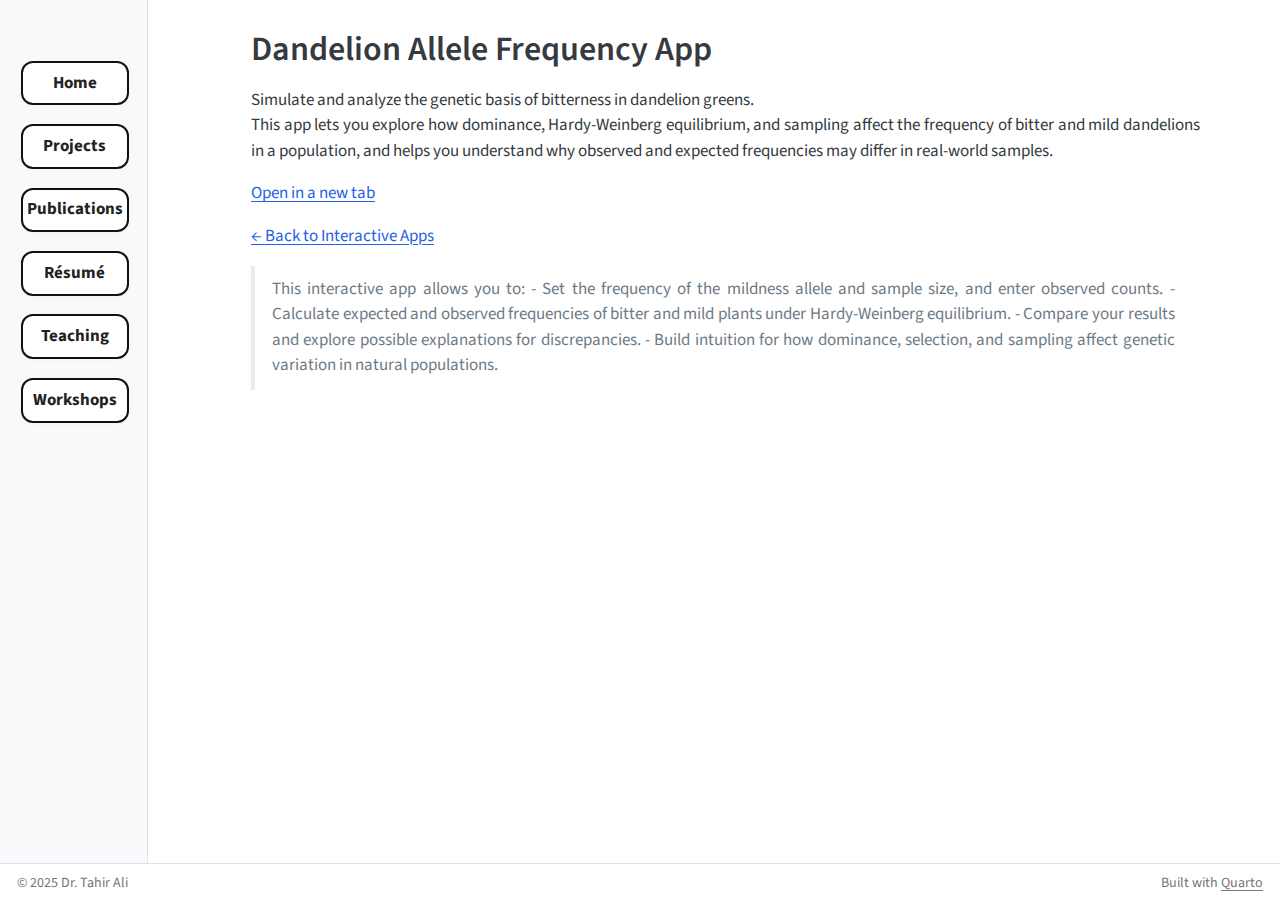
<file: teaching/AF_dandelion.html>
<!DOCTYPE html>
<html xmlns="http://www.w3.org/1999/xhtml" lang="en" xml:lang="en"><head>

<meta charset="utf-8">
<meta name="generator" content="quarto-1.8.24">

<meta name="viewport" content="width=device-width, initial-scale=1.0, user-scalable=yes">


<title>Dandelion Allele Frequency App – Dr.&nbsp;Tahir Ali</title>
<style>
code{white-space: pre-wrap;}
span.smallcaps{font-variant: small-caps;}
div.columns{display: flex; gap: min(4vw, 1.5em);}
div.column{flex: auto; overflow-x: auto;}
div.hanging-indent{margin-left: 1.5em; text-indent: -1.5em;}
ul.task-list{list-style: none;}
ul.task-list li input[type="checkbox"] {
  width: 0.8em;
  margin: 0 0.8em 0.2em -1em; /* quarto-specific, see https://github.com/quarto-dev/quarto-cli/issues/4556 */ 
  vertical-align: middle;
}
</style>


<script src="../site_libs/quarto-nav/quarto-nav.js"></script>
<script src="../site_libs/quarto-nav/headroom.min.js"></script>
<script src="../site_libs/clipboard/clipboard.min.js"></script>
<script src="../site_libs/quarto-search/autocomplete.umd.js"></script>
<script src="../site_libs/quarto-search/fuse.min.js"></script>
<script src="../site_libs/quarto-search/quarto-search.js"></script>
<meta name="quarto:offset" content="../">
<link href="../profile.webp" rel="icon">
<script src="../site_libs/quarto-html/quarto.js" type="module"></script>
<script src="../site_libs/quarto-html/tabsets/tabsets.js" type="module"></script>
<script src="../site_libs/quarto-html/axe/axe-check.js" type="module"></script>
<script src="../site_libs/quarto-html/popper.min.js"></script>
<script src="../site_libs/quarto-html/tippy.umd.min.js"></script>
<script src="../site_libs/quarto-html/anchor.min.js"></script>
<link href="../site_libs/quarto-html/tippy.css" rel="stylesheet">
<link href="../site_libs/quarto-html/quarto-syntax-highlighting-dc55a5b9e770e841cd82e46aadbfb9b0.css" rel="stylesheet" id="quarto-text-highlighting-styles">
<script src="../site_libs/bootstrap/bootstrap.min.js"></script>
<link href="../site_libs/bootstrap/bootstrap-icons.css" rel="stylesheet">
<link href="../site_libs/bootstrap/bootstrap-d06107c61514b348b5496435b78bae49.min.css" rel="stylesheet" append-hash="true" id="quarto-bootstrap" data-mode="light">
<script id="quarto-search-options" type="application/json">{
  "location": "sidebar",
  "copy-button": false,
  "collapse-after": 3,
  "panel-placement": "start",
  "type": "textbox",
  "limit": 50,
  "keyboard-shortcut": [
    "f",
    "/",
    "s"
  ],
  "show-item-context": false,
  "language": {
    "search-no-results-text": "No results",
    "search-matching-documents-text": "matching documents",
    "search-copy-link-title": "Copy link to search",
    "search-hide-matches-text": "Hide additional matches",
    "search-more-match-text": "more match in this document",
    "search-more-matches-text": "more matches in this document",
    "search-clear-button-title": "Clear",
    "search-text-placeholder": "",
    "search-detached-cancel-button-title": "Cancel",
    "search-submit-button-title": "Submit",
    "search-label": "Search"
  }
}</script>
<script async="" src="https://www.googletagmanager.com/gtag/js?id=G-0LPGXESG7T"></script>

<script type="text/javascript">

window.dataLayer = window.dataLayer || [];
function gtag(){dataLayer.push(arguments);}
gtag('js', new Date());
gtag('config', 'G-0LPGXESG7T', { 'anonymize_ip': true});
</script>


<link rel="stylesheet" href="../styles.css">
</head>

<body class="nav-sidebar docked fullcontent quarto-light">

<div id="quarto-search-results"></div>
  <header id="quarto-header" class="headroom fixed-top">
  <nav class="quarto-secondary-nav">
    <div class="container-fluid d-flex">
      <button type="button" class="quarto-btn-toggle btn" data-bs-toggle="collapse" role="button" data-bs-target=".quarto-sidebar-collapse-item" aria-controls="quarto-sidebar" aria-expanded="false" aria-label="Toggle sidebar navigation" onclick="if (window.quartoToggleHeadroom) { window.quartoToggleHeadroom(); }">
        <i class="bi bi-layout-text-sidebar-reverse"></i>
      </button>
        <nav class="quarto-page-breadcrumbs" aria-label="breadcrumb"><ol class="breadcrumb"><li class="breadcrumb-item">Dandelion Allele Frequency App</li></ol></nav>
        <a class="flex-grow-1" role="navigation" data-bs-toggle="collapse" data-bs-target=".quarto-sidebar-collapse-item" aria-controls="quarto-sidebar" aria-expanded="false" aria-label="Toggle sidebar navigation" onclick="if (window.quartoToggleHeadroom) { window.quartoToggleHeadroom(); }">      
        </a>
    </div>
  </nav>
</header>
<!-- content -->
<div id="quarto-content" class="quarto-container page-columns page-rows-contents page-layout-article">
<!-- sidebar -->
  <nav id="quarto-sidebar" class="sidebar collapse collapse-horizontal quarto-sidebar-collapse-item sidebar-navigation docked overflow-auto">
    <div class="pt-lg-2 mt-2 text-left sidebar-header">
      <a href="../index.html" class="sidebar-logo-link">
      </a>
      </div>
    <div class="sidebar-menu-container"> 
    <ul class="list-unstyled mt-1">
        <li class="sidebar-item">
  <div class="sidebar-item-container"> 
  <a href="../index.html" class="sidebar-item-text sidebar-link">
 <span class="menu-text">Home</span></a>
  </div>
</li>
        <li class="sidebar-item">
  <div class="sidebar-item-container"> 
  <a href="../projects.html" class="sidebar-item-text sidebar-link">
 <span class="menu-text">Projects</span></a>
  </div>
</li>
        <li class="sidebar-item">
  <div class="sidebar-item-container"> 
  <a href="../publications.html" class="sidebar-item-text sidebar-link">
 <span class="menu-text">Publications</span></a>
  </div>
</li>
        <li class="sidebar-item">
  <div class="sidebar-item-container"> 
  <a href="../cv.html" class="sidebar-item-text sidebar-link">
 <span class="menu-text">Résumé</span></a>
  </div>
</li>
        <li class="sidebar-item">
  <div class="sidebar-item-container"> 
  <a href="../teaching/teaching.html" class="sidebar-item-text sidebar-link">
 <span class="menu-text">Teaching</span></a>
  </div>
</li>
        <li class="sidebar-item">
  <div class="sidebar-item-container"> 
  <a href="../workshops.qmd" class="sidebar-item-text sidebar-link">
 <span class="menu-text">Workshops</span></a>
  </div>
</li>
    </ul>
    </div>
</nav>
<div id="quarto-sidebar-glass" class="quarto-sidebar-collapse-item" data-bs-toggle="collapse" data-bs-target=".quarto-sidebar-collapse-item"></div>
<!-- margin-sidebar -->
    
<!-- main -->
<main class="content" id="quarto-document-content">

<header id="title-block-header" class="quarto-title-block default">
<div class="quarto-title">
<h1 class="title">Dandelion Allele Frequency App</h1>
</div>



<div class="quarto-title-meta">

    
  
    
  </div>
  


</header>


<p>Simulate and analyze the genetic basis of bitterness in dandelion greens.<br>
This app lets you explore how dominance, Hardy-Weinberg equilibrium, and sampling affect the frequency of bitter and mild dandelions in a population, and helps you understand why observed and expected frequencies may differ in real-world samples.</p>
<p><a href="https://tahirali-biomics.shinyapps.io/AF-dandelion-app/">Open in a new tab</a></p>
<p><a href="interactive.html">← Back to Interactive Apps</a></p>
<blockquote class="blockquote">
<p>This interactive app allows you to: - Set the frequency of the mildness allele and sample size, and enter observed counts. - Calculate expected and observed frequencies of bitter and mild plants under Hardy-Weinberg equilibrium. - Compare your results and explore possible explanations for discrepancies. - Build intuition for how dominance, selection, and sampling affect genetic variation in natural populations.</p>
</blockquote>
<div class="app-container" style="position:relative;padding-bottom:40%;height:0;overflow:hidden;">
<p><iframe src="https://tahirali-biomics.shinyapps.io/AF-dandelion-app/" style="position:absolute;top:0;left:0;width:100%;height:100%;" frameborder="0" sandbox="allow-scripts allow-same-origin allow-forms" title="Dandelion AF Shiny app"></iframe></p>
</div>



</main> <!-- /main -->
<script id="quarto-html-after-body" type="application/javascript">
  window.document.addEventListener("DOMContentLoaded", function (event) {
    const icon = "";
    const anchorJS = new window.AnchorJS();
    anchorJS.options = {
      placement: 'right',
      icon: icon
    };
    anchorJS.add('.anchored');
    const isCodeAnnotation = (el) => {
      for (const clz of el.classList) {
        if (clz.startsWith('code-annotation-')) {                     
          return true;
        }
      }
      return false;
    }
    const onCopySuccess = function(e) {
      // button target
      const button = e.trigger;
      // don't keep focus
      button.blur();
      // flash "checked"
      button.classList.add('code-copy-button-checked');
      var currentTitle = button.getAttribute("title");
      button.setAttribute("title", "Copied!");
      let tooltip;
      if (window.bootstrap) {
        button.setAttribute("data-bs-toggle", "tooltip");
        button.setAttribute("data-bs-placement", "left");
        button.setAttribute("data-bs-title", "Copied!");
        tooltip = new bootstrap.Tooltip(button, 
          { trigger: "manual", 
            customClass: "code-copy-button-tooltip",
            offset: [0, -8]});
        tooltip.show();    
      }
      setTimeout(function() {
        if (tooltip) {
          tooltip.hide();
          button.removeAttribute("data-bs-title");
          button.removeAttribute("data-bs-toggle");
          button.removeAttribute("data-bs-placement");
        }
        button.setAttribute("title", currentTitle);
        button.classList.remove('code-copy-button-checked');
      }, 1000);
      // clear code selection
      e.clearSelection();
    }
    const getTextToCopy = function(trigger) {
      const outerScaffold = trigger.parentElement.cloneNode(true);
      const codeEl = outerScaffold.querySelector('code');
      for (const childEl of codeEl.children) {
        if (isCodeAnnotation(childEl)) {
          childEl.remove();
        }
      }
      return codeEl.innerText;
    }
    const clipboard = new window.ClipboardJS('.code-copy-button:not([data-in-quarto-modal])', {
      text: getTextToCopy
    });
    clipboard.on('success', onCopySuccess);
    if (window.document.getElementById('quarto-embedded-source-code-modal')) {
      const clipboardModal = new window.ClipboardJS('.code-copy-button[data-in-quarto-modal]', {
        text: getTextToCopy,
        container: window.document.getElementById('quarto-embedded-source-code-modal')
      });
      clipboardModal.on('success', onCopySuccess);
    }
      var localhostRegex = new RegExp(/^(?:http|https):\/\/localhost\:?[0-9]*\//);
      var mailtoRegex = new RegExp(/^mailto:/);
        var filterRegex = new RegExp("https:\/\/tahirali-biomics\.github\.io");
      var isInternal = (href) => {
          return filterRegex.test(href) || localhostRegex.test(href) || mailtoRegex.test(href);
      }
      // Inspect non-navigation links and adorn them if external
     var links = window.document.querySelectorAll('a[href]:not(.nav-link):not(.navbar-brand):not(.toc-action):not(.sidebar-link):not(.sidebar-item-toggle):not(.pagination-link):not(.no-external):not([aria-hidden]):not(.dropdown-item):not(.quarto-navigation-tool):not(.about-link)');
      for (var i=0; i<links.length; i++) {
        const link = links[i];
        if (!isInternal(link.href)) {
          // undo the damage that might have been done by quarto-nav.js in the case of
          // links that we want to consider external
          if (link.dataset.originalHref !== undefined) {
            link.href = link.dataset.originalHref;
          }
        }
      }
    function tippyHover(el, contentFn, onTriggerFn, onUntriggerFn) {
      const config = {
        allowHTML: true,
        maxWidth: 500,
        delay: 100,
        arrow: false,
        appendTo: function(el) {
            return el.parentElement;
        },
        interactive: true,
        interactiveBorder: 10,
        theme: 'quarto',
        placement: 'bottom-start',
      };
      if (contentFn) {
        config.content = contentFn;
      }
      if (onTriggerFn) {
        config.onTrigger = onTriggerFn;
      }
      if (onUntriggerFn) {
        config.onUntrigger = onUntriggerFn;
      }
      window.tippy(el, config); 
    }
    const noterefs = window.document.querySelectorAll('a[role="doc-noteref"]');
    for (var i=0; i<noterefs.length; i++) {
      const ref = noterefs[i];
      tippyHover(ref, function() {
        // use id or data attribute instead here
        let href = ref.getAttribute('data-footnote-href') || ref.getAttribute('href');
        try { href = new URL(href).hash; } catch {}
        const id = href.replace(/^#\/?/, "");
        const note = window.document.getElementById(id);
        if (note) {
          return note.innerHTML;
        } else {
          return "";
        }
      });
    }
    const xrefs = window.document.querySelectorAll('a.quarto-xref');
    const processXRef = (id, note) => {
      // Strip column container classes
      const stripColumnClz = (el) => {
        el.classList.remove("page-full", "page-columns");
        if (el.children) {
          for (const child of el.children) {
            stripColumnClz(child);
          }
        }
      }
      stripColumnClz(note)
      if (id === null || id.startsWith('sec-')) {
        // Special case sections, only their first couple elements
        const container = document.createElement("div");
        if (note.children && note.children.length > 2) {
          container.appendChild(note.children[0].cloneNode(true));
          for (let i = 1; i < note.children.length; i++) {
            const child = note.children[i];
            if (child.tagName === "P" && child.innerText === "") {
              continue;
            } else {
              container.appendChild(child.cloneNode(true));
              break;
            }
          }
          if (window.Quarto?.typesetMath) {
            window.Quarto.typesetMath(container);
          }
          return container.innerHTML
        } else {
          if (window.Quarto?.typesetMath) {
            window.Quarto.typesetMath(note);
          }
          return note.innerHTML;
        }
      } else {
        // Remove any anchor links if they are present
        const anchorLink = note.querySelector('a.anchorjs-link');
        if (anchorLink) {
          anchorLink.remove();
        }
        if (window.Quarto?.typesetMath) {
          window.Quarto.typesetMath(note);
        }
        if (note.classList.contains("callout")) {
          return note.outerHTML;
        } else {
          return note.innerHTML;
        }
      }
    }
    for (var i=0; i<xrefs.length; i++) {
      const xref = xrefs[i];
      tippyHover(xref, undefined, function(instance) {
        instance.disable();
        let url = xref.getAttribute('href');
        let hash = undefined; 
        if (url.startsWith('#')) {
          hash = url;
        } else {
          try { hash = new URL(url).hash; } catch {}
        }
        if (hash) {
          const id = hash.replace(/^#\/?/, "");
          const note = window.document.getElementById(id);
          if (note !== null) {
            try {
              const html = processXRef(id, note.cloneNode(true));
              instance.setContent(html);
            } finally {
              instance.enable();
              instance.show();
            }
          } else {
            // See if we can fetch this
            fetch(url.split('#')[0])
            .then(res => res.text())
            .then(html => {
              const parser = new DOMParser();
              const htmlDoc = parser.parseFromString(html, "text/html");
              const note = htmlDoc.getElementById(id);
              if (note !== null) {
                const html = processXRef(id, note);
                instance.setContent(html);
              } 
            }).finally(() => {
              instance.enable();
              instance.show();
            });
          }
        } else {
          // See if we can fetch a full url (with no hash to target)
          // This is a special case and we should probably do some content thinning / targeting
          fetch(url)
          .then(res => res.text())
          .then(html => {
            const parser = new DOMParser();
            const htmlDoc = parser.parseFromString(html, "text/html");
            const note = htmlDoc.querySelector('main.content');
            if (note !== null) {
              // This should only happen for chapter cross references
              // (since there is no id in the URL)
              // remove the first header
              if (note.children.length > 0 && note.children[0].tagName === "HEADER") {
                note.children[0].remove();
              }
              const html = processXRef(null, note);
              instance.setContent(html);
            } 
          }).finally(() => {
            instance.enable();
            instance.show();
          });
        }
      }, function(instance) {
      });
    }
        let selectedAnnoteEl;
        const selectorForAnnotation = ( cell, annotation) => {
          let cellAttr = 'data-code-cell="' + cell + '"';
          let lineAttr = 'data-code-annotation="' +  annotation + '"';
          const selector = 'span[' + cellAttr + '][' + lineAttr + ']';
          return selector;
        }
        const selectCodeLines = (annoteEl) => {
          const doc = window.document;
          const targetCell = annoteEl.getAttribute("data-target-cell");
          const targetAnnotation = annoteEl.getAttribute("data-target-annotation");
          const annoteSpan = window.document.querySelector(selectorForAnnotation(targetCell, targetAnnotation));
          const lines = annoteSpan.getAttribute("data-code-lines").split(",");
          const lineIds = lines.map((line) => {
            return targetCell + "-" + line;
          })
          let top = null;
          let height = null;
          let parent = null;
          if (lineIds.length > 0) {
              //compute the position of the single el (top and bottom and make a div)
              const el = window.document.getElementById(lineIds[0]);
              top = el.offsetTop;
              height = el.offsetHeight;
              parent = el.parentElement.parentElement;
            if (lineIds.length > 1) {
              const lastEl = window.document.getElementById(lineIds[lineIds.length - 1]);
              const bottom = lastEl.offsetTop + lastEl.offsetHeight;
              height = bottom - top;
            }
            if (top !== null && height !== null && parent !== null) {
              // cook up a div (if necessary) and position it 
              let div = window.document.getElementById("code-annotation-line-highlight");
              if (div === null) {
                div = window.document.createElement("div");
                div.setAttribute("id", "code-annotation-line-highlight");
                div.style.position = 'absolute';
                parent.appendChild(div);
              }
              div.style.top = top - 2 + "px";
              div.style.height = height + 4 + "px";
              div.style.left = 0;
              let gutterDiv = window.document.getElementById("code-annotation-line-highlight-gutter");
              if (gutterDiv === null) {
                gutterDiv = window.document.createElement("div");
                gutterDiv.setAttribute("id", "code-annotation-line-highlight-gutter");
                gutterDiv.style.position = 'absolute';
                const codeCell = window.document.getElementById(targetCell);
                const gutter = codeCell.querySelector('.code-annotation-gutter');
                gutter.appendChild(gutterDiv);
              }
              gutterDiv.style.top = top - 2 + "px";
              gutterDiv.style.height = height + 4 + "px";
            }
            selectedAnnoteEl = annoteEl;
          }
        };
        const unselectCodeLines = () => {
          const elementsIds = ["code-annotation-line-highlight", "code-annotation-line-highlight-gutter"];
          elementsIds.forEach((elId) => {
            const div = window.document.getElementById(elId);
            if (div) {
              div.remove();
            }
          });
          selectedAnnoteEl = undefined;
        };
          // Handle positioning of the toggle
      window.addEventListener(
        "resize",
        throttle(() => {
          elRect = undefined;
          if (selectedAnnoteEl) {
            selectCodeLines(selectedAnnoteEl);
          }
        }, 10)
      );
      function throttle(fn, ms) {
      let throttle = false;
      let timer;
        return (...args) => {
          if(!throttle) { // first call gets through
              fn.apply(this, args);
              throttle = true;
          } else { // all the others get throttled
              if(timer) clearTimeout(timer); // cancel #2
              timer = setTimeout(() => {
                fn.apply(this, args);
                timer = throttle = false;
              }, ms);
          }
        };
      }
        // Attach click handler to the DT
        const annoteDls = window.document.querySelectorAll('dt[data-target-cell]');
        for (const annoteDlNode of annoteDls) {
          annoteDlNode.addEventListener('click', (event) => {
            const clickedEl = event.target;
            if (clickedEl !== selectedAnnoteEl) {
              unselectCodeLines();
              const activeEl = window.document.querySelector('dt[data-target-cell].code-annotation-active');
              if (activeEl) {
                activeEl.classList.remove('code-annotation-active');
              }
              selectCodeLines(clickedEl);
              clickedEl.classList.add('code-annotation-active');
            } else {
              // Unselect the line
              unselectCodeLines();
              clickedEl.classList.remove('code-annotation-active');
            }
          });
        }
    const findCites = (el) => {
      const parentEl = el.parentElement;
      if (parentEl) {
        const cites = parentEl.dataset.cites;
        if (cites) {
          return {
            el,
            cites: cites.split(' ')
          };
        } else {
          return findCites(el.parentElement)
        }
      } else {
        return undefined;
      }
    };
    var bibliorefs = window.document.querySelectorAll('a[role="doc-biblioref"]');
    for (var i=0; i<bibliorefs.length; i++) {
      const ref = bibliorefs[i];
      const citeInfo = findCites(ref);
      if (citeInfo) {
        tippyHover(citeInfo.el, function() {
          var popup = window.document.createElement('div');
          citeInfo.cites.forEach(function(cite) {
            var citeDiv = window.document.createElement('div');
            citeDiv.classList.add('hanging-indent');
            citeDiv.classList.add('csl-entry');
            var biblioDiv = window.document.getElementById('ref-' + cite);
            if (biblioDiv) {
              citeDiv.innerHTML = biblioDiv.innerHTML;
            }
            popup.appendChild(citeDiv);
          });
          return popup.innerHTML;
        });
      }
    }
  });
  </script>
</div> <!-- /content -->
<footer class="footer">
  <div class="nav-footer">
    <div class="nav-footer-left">
<p>© 2025 Dr.&nbsp;Tahir Ali</p>
</div>   
    <div class="nav-footer-center">
      &nbsp;
    </div>
    <div class="nav-footer-right">
<p>Built with <a href="https://quarto.org/">Quarto</a></p>
</div>
  </div>
</footer>




</body></html>
</file>
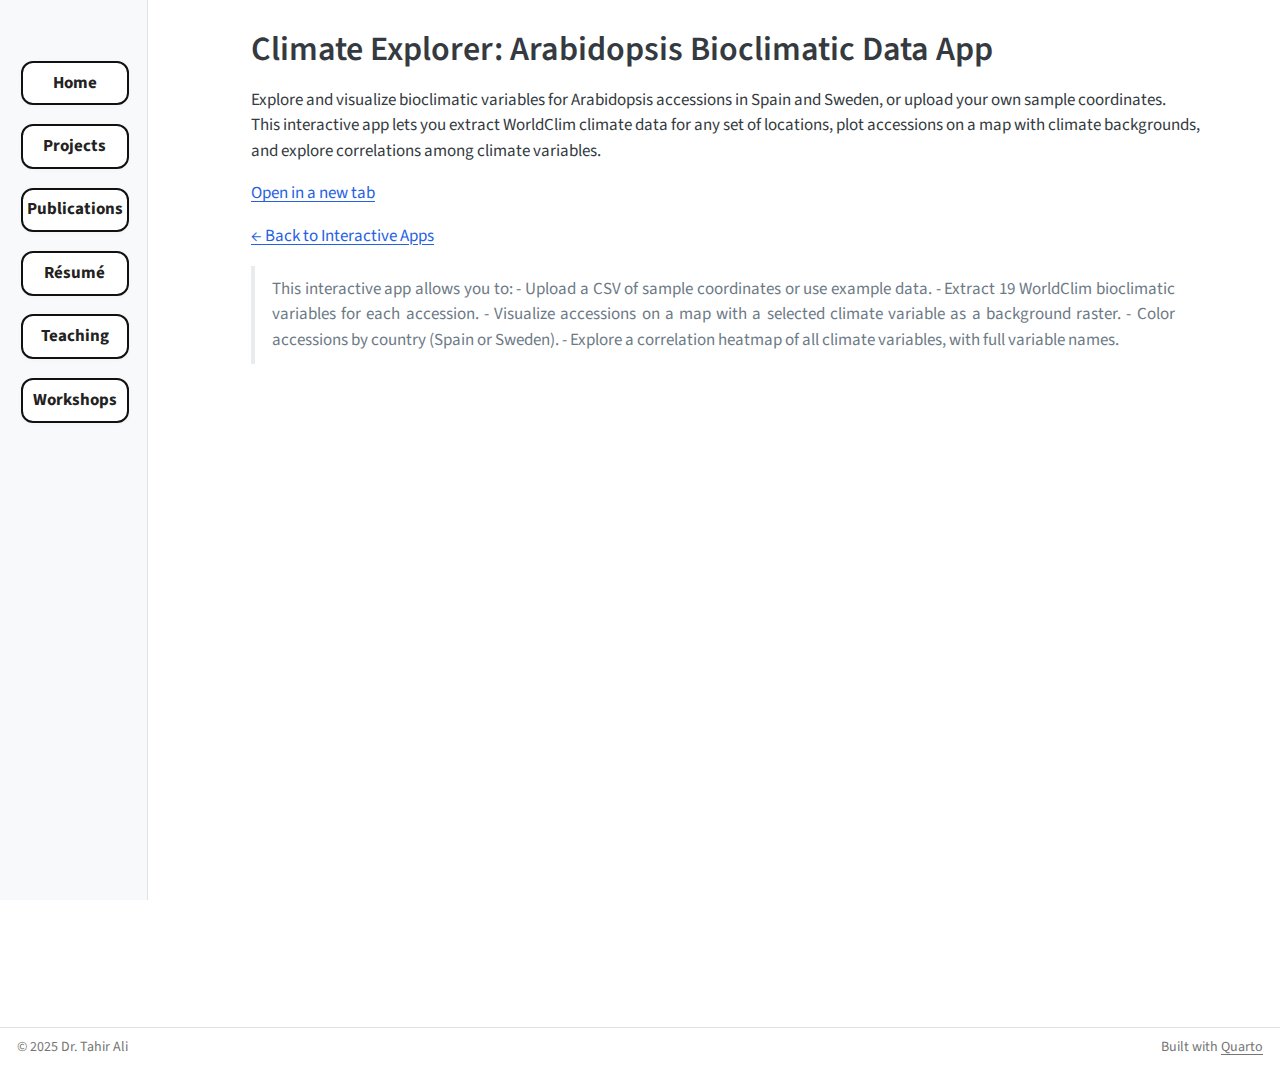
<file: teaching/climate-explorer-app.html>
<!DOCTYPE html>
<html xmlns="http://www.w3.org/1999/xhtml" lang="en" xml:lang="en"><head>

<meta charset="utf-8">
<meta name="generator" content="quarto-1.8.24">

<meta name="viewport" content="width=device-width, initial-scale=1.0, user-scalable=yes">


<title>Climate Explorer: Arabidopsis Bioclimatic Data App – Dr.&nbsp;Tahir Ali</title>
<style>
code{white-space: pre-wrap;}
span.smallcaps{font-variant: small-caps;}
div.columns{display: flex; gap: min(4vw, 1.5em);}
div.column{flex: auto; overflow-x: auto;}
div.hanging-indent{margin-left: 1.5em; text-indent: -1.5em;}
ul.task-list{list-style: none;}
ul.task-list li input[type="checkbox"] {
  width: 0.8em;
  margin: 0 0.8em 0.2em -1em; /* quarto-specific, see https://github.com/quarto-dev/quarto-cli/issues/4556 */ 
  vertical-align: middle;
}
</style>


<script src="../site_libs/quarto-nav/quarto-nav.js"></script>
<script src="../site_libs/quarto-nav/headroom.min.js"></script>
<script src="../site_libs/clipboard/clipboard.min.js"></script>
<script src="../site_libs/quarto-search/autocomplete.umd.js"></script>
<script src="../site_libs/quarto-search/fuse.min.js"></script>
<script src="../site_libs/quarto-search/quarto-search.js"></script>
<meta name="quarto:offset" content="../">
<link href="../profile.webp" rel="icon">
<script src="../site_libs/quarto-html/quarto.js" type="module"></script>
<script src="../site_libs/quarto-html/tabsets/tabsets.js" type="module"></script>
<script src="../site_libs/quarto-html/axe/axe-check.js" type="module"></script>
<script src="../site_libs/quarto-html/popper.min.js"></script>
<script src="../site_libs/quarto-html/tippy.umd.min.js"></script>
<script src="../site_libs/quarto-html/anchor.min.js"></script>
<link href="../site_libs/quarto-html/tippy.css" rel="stylesheet">
<link href="../site_libs/quarto-html/quarto-syntax-highlighting-dc55a5b9e770e841cd82e46aadbfb9b0.css" rel="stylesheet" id="quarto-text-highlighting-styles">
<script src="../site_libs/bootstrap/bootstrap.min.js"></script>
<link href="../site_libs/bootstrap/bootstrap-icons.css" rel="stylesheet">
<link href="../site_libs/bootstrap/bootstrap-d06107c61514b348b5496435b78bae49.min.css" rel="stylesheet" append-hash="true" id="quarto-bootstrap" data-mode="light">
<script id="quarto-search-options" type="application/json">{
  "location": "sidebar",
  "copy-button": false,
  "collapse-after": 3,
  "panel-placement": "start",
  "type": "textbox",
  "limit": 50,
  "keyboard-shortcut": [
    "f",
    "/",
    "s"
  ],
  "show-item-context": false,
  "language": {
    "search-no-results-text": "No results",
    "search-matching-documents-text": "matching documents",
    "search-copy-link-title": "Copy link to search",
    "search-hide-matches-text": "Hide additional matches",
    "search-more-match-text": "more match in this document",
    "search-more-matches-text": "more matches in this document",
    "search-clear-button-title": "Clear",
    "search-text-placeholder": "",
    "search-detached-cancel-button-title": "Cancel",
    "search-submit-button-title": "Submit",
    "search-label": "Search"
  }
}</script>
<script async="" src="https://www.googletagmanager.com/gtag/js?id=G-0LPGXESG7T"></script>

<script type="text/javascript">

window.dataLayer = window.dataLayer || [];
function gtag(){dataLayer.push(arguments);}
gtag('js', new Date());
gtag('config', 'G-0LPGXESG7T', { 'anonymize_ip': true});
</script>


<link rel="stylesheet" href="../styles.css">
</head>

<body class="nav-sidebar docked fullcontent quarto-light">

<div id="quarto-search-results"></div>
  <header id="quarto-header" class="headroom fixed-top">
  <nav class="quarto-secondary-nav">
    <div class="container-fluid d-flex">
      <button type="button" class="quarto-btn-toggle btn" data-bs-toggle="collapse" role="button" data-bs-target=".quarto-sidebar-collapse-item" aria-controls="quarto-sidebar" aria-expanded="false" aria-label="Toggle sidebar navigation" onclick="if (window.quartoToggleHeadroom) { window.quartoToggleHeadroom(); }">
        <i class="bi bi-layout-text-sidebar-reverse"></i>
      </button>
        <nav class="quarto-page-breadcrumbs" aria-label="breadcrumb"><ol class="breadcrumb"><li class="breadcrumb-item">Climate Explorer: Arabidopsis Bioclimatic Data App</li></ol></nav>
        <a class="flex-grow-1" role="navigation" data-bs-toggle="collapse" data-bs-target=".quarto-sidebar-collapse-item" aria-controls="quarto-sidebar" aria-expanded="false" aria-label="Toggle sidebar navigation" onclick="if (window.quartoToggleHeadroom) { window.quartoToggleHeadroom(); }">      
        </a>
    </div>
  </nav>
</header>
<!-- content -->
<div id="quarto-content" class="quarto-container page-columns page-rows-contents page-layout-article">
<!-- sidebar -->
  <nav id="quarto-sidebar" class="sidebar collapse collapse-horizontal quarto-sidebar-collapse-item sidebar-navigation docked overflow-auto">
    <div class="pt-lg-2 mt-2 text-left sidebar-header">
      <a href="../index.html" class="sidebar-logo-link">
      </a>
      </div>
    <div class="sidebar-menu-container"> 
    <ul class="list-unstyled mt-1">
        <li class="sidebar-item">
  <div class="sidebar-item-container"> 
  <a href="../index.html" class="sidebar-item-text sidebar-link">
 <span class="menu-text">Home</span></a>
  </div>
</li>
        <li class="sidebar-item">
  <div class="sidebar-item-container"> 
  <a href="../projects.html" class="sidebar-item-text sidebar-link">
 <span class="menu-text">Projects</span></a>
  </div>
</li>
        <li class="sidebar-item">
  <div class="sidebar-item-container"> 
  <a href="../publications.html" class="sidebar-item-text sidebar-link">
 <span class="menu-text">Publications</span></a>
  </div>
</li>
        <li class="sidebar-item">
  <div class="sidebar-item-container"> 
  <a href="../cv.html" class="sidebar-item-text sidebar-link">
 <span class="menu-text">Résumé</span></a>
  </div>
</li>
        <li class="sidebar-item">
  <div class="sidebar-item-container"> 
  <a href="../teaching/teaching.html" class="sidebar-item-text sidebar-link">
 <span class="menu-text">Teaching</span></a>
  </div>
</li>
        <li class="sidebar-item">
  <div class="sidebar-item-container"> 
  <a href="../workshops.qmd" class="sidebar-item-text sidebar-link">
 <span class="menu-text">Workshops</span></a>
  </div>
</li>
    </ul>
    </div>
</nav>
<div id="quarto-sidebar-glass" class="quarto-sidebar-collapse-item" data-bs-toggle="collapse" data-bs-target=".quarto-sidebar-collapse-item"></div>
<!-- margin-sidebar -->
    
<!-- main -->
<main class="content" id="quarto-document-content">

<header id="title-block-header" class="quarto-title-block default">
<div class="quarto-title">
<h1 class="title">Climate Explorer: Arabidopsis Bioclimatic Data App</h1>
</div>



<div class="quarto-title-meta">

    
  
    
  </div>
  


</header>


<p>Explore and visualize bioclimatic variables for Arabidopsis accessions in Spain and Sweden, or upload your own sample coordinates.<br>
This interactive app lets you extract WorldClim climate data for any set of locations, plot accessions on a map with climate backgrounds, and explore correlations among climate variables.</p>
<p><a href="https://tahirali-biomics2.shinyapps.io/climate-explorer-app/">Open in a new tab</a></p>
<p><a href="interactive.html">← Back to Interactive Apps</a></p>
<blockquote class="blockquote">
<p>This interactive app allows you to: - Upload a CSV of sample coordinates or use example data. - Extract 19 WorldClim bioclimatic variables for each accession. - Visualize accessions on a map with a selected climate variable as a background raster. - Color accessions by country (Spain or Sweden). - Explore a correlation heatmap of all climate variables, with full variable names.</p>
</blockquote>
<div class="app-container" style="position:relative;padding-bottom:60%;height:0;overflow:hidden;">
<p><iframe src="https://tahirali-biomics2.shinyapps.io/climate-explorer-app/" style="position:absolute;top:0;left:0;width:100%;height:100%;" frameborder="0" sandbox="allow-scripts allow-same-origin allow-forms" title="Climate Explorer Shiny app"></iframe></p>
</div>



</main> <!-- /main -->
<script id="quarto-html-after-body" type="application/javascript">
  window.document.addEventListener("DOMContentLoaded", function (event) {
    const icon = "";
    const anchorJS = new window.AnchorJS();
    anchorJS.options = {
      placement: 'right',
      icon: icon
    };
    anchorJS.add('.anchored');
    const isCodeAnnotation = (el) => {
      for (const clz of el.classList) {
        if (clz.startsWith('code-annotation-')) {                     
          return true;
        }
      }
      return false;
    }
    const onCopySuccess = function(e) {
      // button target
      const button = e.trigger;
      // don't keep focus
      button.blur();
      // flash "checked"
      button.classList.add('code-copy-button-checked');
      var currentTitle = button.getAttribute("title");
      button.setAttribute("title", "Copied!");
      let tooltip;
      if (window.bootstrap) {
        button.setAttribute("data-bs-toggle", "tooltip");
        button.setAttribute("data-bs-placement", "left");
        button.setAttribute("data-bs-title", "Copied!");
        tooltip = new bootstrap.Tooltip(button, 
          { trigger: "manual", 
            customClass: "code-copy-button-tooltip",
            offset: [0, -8]});
        tooltip.show();    
      }
      setTimeout(function() {
        if (tooltip) {
          tooltip.hide();
          button.removeAttribute("data-bs-title");
          button.removeAttribute("data-bs-toggle");
          button.removeAttribute("data-bs-placement");
        }
        button.setAttribute("title", currentTitle);
        button.classList.remove('code-copy-button-checked');
      }, 1000);
      // clear code selection
      e.clearSelection();
    }
    const getTextToCopy = function(trigger) {
      const outerScaffold = trigger.parentElement.cloneNode(true);
      const codeEl = outerScaffold.querySelector('code');
      for (const childEl of codeEl.children) {
        if (isCodeAnnotation(childEl)) {
          childEl.remove();
        }
      }
      return codeEl.innerText;
    }
    const clipboard = new window.ClipboardJS('.code-copy-button:not([data-in-quarto-modal])', {
      text: getTextToCopy
    });
    clipboard.on('success', onCopySuccess);
    if (window.document.getElementById('quarto-embedded-source-code-modal')) {
      const clipboardModal = new window.ClipboardJS('.code-copy-button[data-in-quarto-modal]', {
        text: getTextToCopy,
        container: window.document.getElementById('quarto-embedded-source-code-modal')
      });
      clipboardModal.on('success', onCopySuccess);
    }
      var localhostRegex = new RegExp(/^(?:http|https):\/\/localhost\:?[0-9]*\//);
      var mailtoRegex = new RegExp(/^mailto:/);
        var filterRegex = new RegExp("https:\/\/tahirali-biomics\.github\.io");
      var isInternal = (href) => {
          return filterRegex.test(href) || localhostRegex.test(href) || mailtoRegex.test(href);
      }
      // Inspect non-navigation links and adorn them if external
     var links = window.document.querySelectorAll('a[href]:not(.nav-link):not(.navbar-brand):not(.toc-action):not(.sidebar-link):not(.sidebar-item-toggle):not(.pagination-link):not(.no-external):not([aria-hidden]):not(.dropdown-item):not(.quarto-navigation-tool):not(.about-link)');
      for (var i=0; i<links.length; i++) {
        const link = links[i];
        if (!isInternal(link.href)) {
          // undo the damage that might have been done by quarto-nav.js in the case of
          // links that we want to consider external
          if (link.dataset.originalHref !== undefined) {
            link.href = link.dataset.originalHref;
          }
        }
      }
    function tippyHover(el, contentFn, onTriggerFn, onUntriggerFn) {
      const config = {
        allowHTML: true,
        maxWidth: 500,
        delay: 100,
        arrow: false,
        appendTo: function(el) {
            return el.parentElement;
        },
        interactive: true,
        interactiveBorder: 10,
        theme: 'quarto',
        placement: 'bottom-start',
      };
      if (contentFn) {
        config.content = contentFn;
      }
      if (onTriggerFn) {
        config.onTrigger = onTriggerFn;
      }
      if (onUntriggerFn) {
        config.onUntrigger = onUntriggerFn;
      }
      window.tippy(el, config); 
    }
    const noterefs = window.document.querySelectorAll('a[role="doc-noteref"]');
    for (var i=0; i<noterefs.length; i++) {
      const ref = noterefs[i];
      tippyHover(ref, function() {
        // use id or data attribute instead here
        let href = ref.getAttribute('data-footnote-href') || ref.getAttribute('href');
        try { href = new URL(href).hash; } catch {}
        const id = href.replace(/^#\/?/, "");
        const note = window.document.getElementById(id);
        if (note) {
          return note.innerHTML;
        } else {
          return "";
        }
      });
    }
    const xrefs = window.document.querySelectorAll('a.quarto-xref');
    const processXRef = (id, note) => {
      // Strip column container classes
      const stripColumnClz = (el) => {
        el.classList.remove("page-full", "page-columns");
        if (el.children) {
          for (const child of el.children) {
            stripColumnClz(child);
          }
        }
      }
      stripColumnClz(note)
      if (id === null || id.startsWith('sec-')) {
        // Special case sections, only their first couple elements
        const container = document.createElement("div");
        if (note.children && note.children.length > 2) {
          container.appendChild(note.children[0].cloneNode(true));
          for (let i = 1; i < note.children.length; i++) {
            const child = note.children[i];
            if (child.tagName === "P" && child.innerText === "") {
              continue;
            } else {
              container.appendChild(child.cloneNode(true));
              break;
            }
          }
          if (window.Quarto?.typesetMath) {
            window.Quarto.typesetMath(container);
          }
          return container.innerHTML
        } else {
          if (window.Quarto?.typesetMath) {
            window.Quarto.typesetMath(note);
          }
          return note.innerHTML;
        }
      } else {
        // Remove any anchor links if they are present
        const anchorLink = note.querySelector('a.anchorjs-link');
        if (anchorLink) {
          anchorLink.remove();
        }
        if (window.Quarto?.typesetMath) {
          window.Quarto.typesetMath(note);
        }
        if (note.classList.contains("callout")) {
          return note.outerHTML;
        } else {
          return note.innerHTML;
        }
      }
    }
    for (var i=0; i<xrefs.length; i++) {
      const xref = xrefs[i];
      tippyHover(xref, undefined, function(instance) {
        instance.disable();
        let url = xref.getAttribute('href');
        let hash = undefined; 
        if (url.startsWith('#')) {
          hash = url;
        } else {
          try { hash = new URL(url).hash; } catch {}
        }
        if (hash) {
          const id = hash.replace(/^#\/?/, "");
          const note = window.document.getElementById(id);
          if (note !== null) {
            try {
              const html = processXRef(id, note.cloneNode(true));
              instance.setContent(html);
            } finally {
              instance.enable();
              instance.show();
            }
          } else {
            // See if we can fetch this
            fetch(url.split('#')[0])
            .then(res => res.text())
            .then(html => {
              const parser = new DOMParser();
              const htmlDoc = parser.parseFromString(html, "text/html");
              const note = htmlDoc.getElementById(id);
              if (note !== null) {
                const html = processXRef(id, note);
                instance.setContent(html);
              } 
            }).finally(() => {
              instance.enable();
              instance.show();
            });
          }
        } else {
          // See if we can fetch a full url (with no hash to target)
          // This is a special case and we should probably do some content thinning / targeting
          fetch(url)
          .then(res => res.text())
          .then(html => {
            const parser = new DOMParser();
            const htmlDoc = parser.parseFromString(html, "text/html");
            const note = htmlDoc.querySelector('main.content');
            if (note !== null) {
              // This should only happen for chapter cross references
              // (since there is no id in the URL)
              // remove the first header
              if (note.children.length > 0 && note.children[0].tagName === "HEADER") {
                note.children[0].remove();
              }
              const html = processXRef(null, note);
              instance.setContent(html);
            } 
          }).finally(() => {
            instance.enable();
            instance.show();
          });
        }
      }, function(instance) {
      });
    }
        let selectedAnnoteEl;
        const selectorForAnnotation = ( cell, annotation) => {
          let cellAttr = 'data-code-cell="' + cell + '"';
          let lineAttr = 'data-code-annotation="' +  annotation + '"';
          const selector = 'span[' + cellAttr + '][' + lineAttr + ']';
          return selector;
        }
        const selectCodeLines = (annoteEl) => {
          const doc = window.document;
          const targetCell = annoteEl.getAttribute("data-target-cell");
          const targetAnnotation = annoteEl.getAttribute("data-target-annotation");
          const annoteSpan = window.document.querySelector(selectorForAnnotation(targetCell, targetAnnotation));
          const lines = annoteSpan.getAttribute("data-code-lines").split(",");
          const lineIds = lines.map((line) => {
            return targetCell + "-" + line;
          })
          let top = null;
          let height = null;
          let parent = null;
          if (lineIds.length > 0) {
              //compute the position of the single el (top and bottom and make a div)
              const el = window.document.getElementById(lineIds[0]);
              top = el.offsetTop;
              height = el.offsetHeight;
              parent = el.parentElement.parentElement;
            if (lineIds.length > 1) {
              const lastEl = window.document.getElementById(lineIds[lineIds.length - 1]);
              const bottom = lastEl.offsetTop + lastEl.offsetHeight;
              height = bottom - top;
            }
            if (top !== null && height !== null && parent !== null) {
              // cook up a div (if necessary) and position it 
              let div = window.document.getElementById("code-annotation-line-highlight");
              if (div === null) {
                div = window.document.createElement("div");
                div.setAttribute("id", "code-annotation-line-highlight");
                div.style.position = 'absolute';
                parent.appendChild(div);
              }
              div.style.top = top - 2 + "px";
              div.style.height = height + 4 + "px";
              div.style.left = 0;
              let gutterDiv = window.document.getElementById("code-annotation-line-highlight-gutter");
              if (gutterDiv === null) {
                gutterDiv = window.document.createElement("div");
                gutterDiv.setAttribute("id", "code-annotation-line-highlight-gutter");
                gutterDiv.style.position = 'absolute';
                const codeCell = window.document.getElementById(targetCell);
                const gutter = codeCell.querySelector('.code-annotation-gutter');
                gutter.appendChild(gutterDiv);
              }
              gutterDiv.style.top = top - 2 + "px";
              gutterDiv.style.height = height + 4 + "px";
            }
            selectedAnnoteEl = annoteEl;
          }
        };
        const unselectCodeLines = () => {
          const elementsIds = ["code-annotation-line-highlight", "code-annotation-line-highlight-gutter"];
          elementsIds.forEach((elId) => {
            const div = window.document.getElementById(elId);
            if (div) {
              div.remove();
            }
          });
          selectedAnnoteEl = undefined;
        };
          // Handle positioning of the toggle
      window.addEventListener(
        "resize",
        throttle(() => {
          elRect = undefined;
          if (selectedAnnoteEl) {
            selectCodeLines(selectedAnnoteEl);
          }
        }, 10)
      );
      function throttle(fn, ms) {
      let throttle = false;
      let timer;
        return (...args) => {
          if(!throttle) { // first call gets through
              fn.apply(this, args);
              throttle = true;
          } else { // all the others get throttled
              if(timer) clearTimeout(timer); // cancel #2
              timer = setTimeout(() => {
                fn.apply(this, args);
                timer = throttle = false;
              }, ms);
          }
        };
      }
        // Attach click handler to the DT
        const annoteDls = window.document.querySelectorAll('dt[data-target-cell]');
        for (const annoteDlNode of annoteDls) {
          annoteDlNode.addEventListener('click', (event) => {
            const clickedEl = event.target;
            if (clickedEl !== selectedAnnoteEl) {
              unselectCodeLines();
              const activeEl = window.document.querySelector('dt[data-target-cell].code-annotation-active');
              if (activeEl) {
                activeEl.classList.remove('code-annotation-active');
              }
              selectCodeLines(clickedEl);
              clickedEl.classList.add('code-annotation-active');
            } else {
              // Unselect the line
              unselectCodeLines();
              clickedEl.classList.remove('code-annotation-active');
            }
          });
        }
    const findCites = (el) => {
      const parentEl = el.parentElement;
      if (parentEl) {
        const cites = parentEl.dataset.cites;
        if (cites) {
          return {
            el,
            cites: cites.split(' ')
          };
        } else {
          return findCites(el.parentElement)
        }
      } else {
        return undefined;
      }
    };
    var bibliorefs = window.document.querySelectorAll('a[role="doc-biblioref"]');
    for (var i=0; i<bibliorefs.length; i++) {
      const ref = bibliorefs[i];
      const citeInfo = findCites(ref);
      if (citeInfo) {
        tippyHover(citeInfo.el, function() {
          var popup = window.document.createElement('div');
          citeInfo.cites.forEach(function(cite) {
            var citeDiv = window.document.createElement('div');
            citeDiv.classList.add('hanging-indent');
            citeDiv.classList.add('csl-entry');
            var biblioDiv = window.document.getElementById('ref-' + cite);
            if (biblioDiv) {
              citeDiv.innerHTML = biblioDiv.innerHTML;
            }
            popup.appendChild(citeDiv);
          });
          return popup.innerHTML;
        });
      }
    }
  });
  </script>
</div> <!-- /content -->
<footer class="footer">
  <div class="nav-footer">
    <div class="nav-footer-left">
<p>© 2025 Dr.&nbsp;Tahir Ali</p>
</div>   
    <div class="nav-footer-center">
      &nbsp;
    </div>
    <div class="nav-footer-right">
<p>Built with <a href="https://quarto.org/">Quarto</a></p>
</div>
  </div>
</footer>




</body></html>
</file>
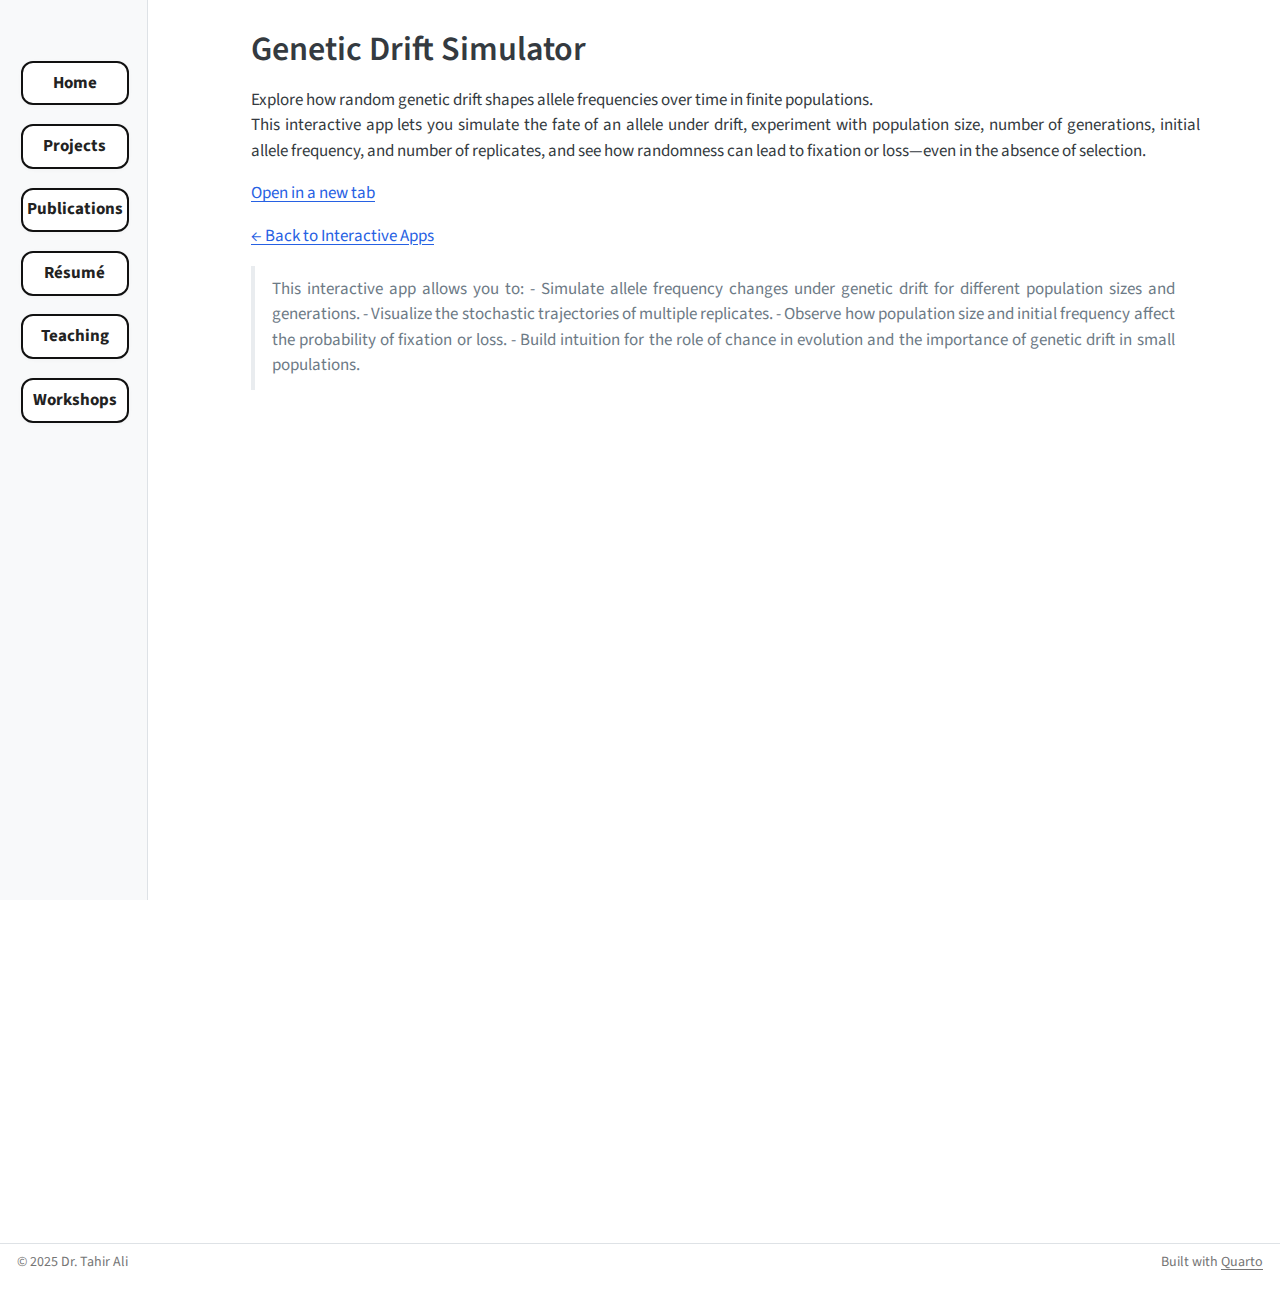
<file: teaching/drift-app.html>
<!DOCTYPE html>
<html xmlns="http://www.w3.org/1999/xhtml" lang="en" xml:lang="en"><head>

<meta charset="utf-8">
<meta name="generator" content="quarto-1.8.24">

<meta name="viewport" content="width=device-width, initial-scale=1.0, user-scalable=yes">


<title>Genetic Drift Simulator – Dr.&nbsp;Tahir Ali</title>
<style>
code{white-space: pre-wrap;}
span.smallcaps{font-variant: small-caps;}
div.columns{display: flex; gap: min(4vw, 1.5em);}
div.column{flex: auto; overflow-x: auto;}
div.hanging-indent{margin-left: 1.5em; text-indent: -1.5em;}
ul.task-list{list-style: none;}
ul.task-list li input[type="checkbox"] {
  width: 0.8em;
  margin: 0 0.8em 0.2em -1em; /* quarto-specific, see https://github.com/quarto-dev/quarto-cli/issues/4556 */ 
  vertical-align: middle;
}
</style>


<script src="../site_libs/quarto-nav/quarto-nav.js"></script>
<script src="../site_libs/quarto-nav/headroom.min.js"></script>
<script src="../site_libs/clipboard/clipboard.min.js"></script>
<script src="../site_libs/quarto-search/autocomplete.umd.js"></script>
<script src="../site_libs/quarto-search/fuse.min.js"></script>
<script src="../site_libs/quarto-search/quarto-search.js"></script>
<meta name="quarto:offset" content="../">
<link href="../profile.webp" rel="icon">
<script src="../site_libs/quarto-html/quarto.js" type="module"></script>
<script src="../site_libs/quarto-html/tabsets/tabsets.js" type="module"></script>
<script src="../site_libs/quarto-html/axe/axe-check.js" type="module"></script>
<script src="../site_libs/quarto-html/popper.min.js"></script>
<script src="../site_libs/quarto-html/tippy.umd.min.js"></script>
<script src="../site_libs/quarto-html/anchor.min.js"></script>
<link href="../site_libs/quarto-html/tippy.css" rel="stylesheet">
<link href="../site_libs/quarto-html/quarto-syntax-highlighting-dc55a5b9e770e841cd82e46aadbfb9b0.css" rel="stylesheet" id="quarto-text-highlighting-styles">
<script src="../site_libs/bootstrap/bootstrap.min.js"></script>
<link href="../site_libs/bootstrap/bootstrap-icons.css" rel="stylesheet">
<link href="../site_libs/bootstrap/bootstrap-d06107c61514b348b5496435b78bae49.min.css" rel="stylesheet" append-hash="true" id="quarto-bootstrap" data-mode="light">
<script id="quarto-search-options" type="application/json">{
  "location": "sidebar",
  "copy-button": false,
  "collapse-after": 3,
  "panel-placement": "start",
  "type": "textbox",
  "limit": 50,
  "keyboard-shortcut": [
    "f",
    "/",
    "s"
  ],
  "show-item-context": false,
  "language": {
    "search-no-results-text": "No results",
    "search-matching-documents-text": "matching documents",
    "search-copy-link-title": "Copy link to search",
    "search-hide-matches-text": "Hide additional matches",
    "search-more-match-text": "more match in this document",
    "search-more-matches-text": "more matches in this document",
    "search-clear-button-title": "Clear",
    "search-text-placeholder": "",
    "search-detached-cancel-button-title": "Cancel",
    "search-submit-button-title": "Submit",
    "search-label": "Search"
  }
}</script>
<script async="" src="https://www.googletagmanager.com/gtag/js?id=G-0LPGXESG7T"></script>

<script type="text/javascript">

window.dataLayer = window.dataLayer || [];
function gtag(){dataLayer.push(arguments);}
gtag('js', new Date());
gtag('config', 'G-0LPGXESG7T', { 'anonymize_ip': true});
</script>


<link rel="stylesheet" href="../styles.css">
</head>

<body class="nav-sidebar docked fullcontent quarto-light">

<div id="quarto-search-results"></div>
  <header id="quarto-header" class="headroom fixed-top">
  <nav class="quarto-secondary-nav">
    <div class="container-fluid d-flex">
      <button type="button" class="quarto-btn-toggle btn" data-bs-toggle="collapse" role="button" data-bs-target=".quarto-sidebar-collapse-item" aria-controls="quarto-sidebar" aria-expanded="false" aria-label="Toggle sidebar navigation" onclick="if (window.quartoToggleHeadroom) { window.quartoToggleHeadroom(); }">
        <i class="bi bi-layout-text-sidebar-reverse"></i>
      </button>
        <nav class="quarto-page-breadcrumbs" aria-label="breadcrumb"><ol class="breadcrumb"><li class="breadcrumb-item">Genetic Drift Simulator</li></ol></nav>
        <a class="flex-grow-1" role="navigation" data-bs-toggle="collapse" data-bs-target=".quarto-sidebar-collapse-item" aria-controls="quarto-sidebar" aria-expanded="false" aria-label="Toggle sidebar navigation" onclick="if (window.quartoToggleHeadroom) { window.quartoToggleHeadroom(); }">      
        </a>
    </div>
  </nav>
</header>
<!-- content -->
<div id="quarto-content" class="quarto-container page-columns page-rows-contents page-layout-article">
<!-- sidebar -->
  <nav id="quarto-sidebar" class="sidebar collapse collapse-horizontal quarto-sidebar-collapse-item sidebar-navigation docked overflow-auto">
    <div class="pt-lg-2 mt-2 text-left sidebar-header">
      <a href="../index.html" class="sidebar-logo-link">
      </a>
      </div>
    <div class="sidebar-menu-container"> 
    <ul class="list-unstyled mt-1">
        <li class="sidebar-item">
  <div class="sidebar-item-container"> 
  <a href="../index.html" class="sidebar-item-text sidebar-link">
 <span class="menu-text">Home</span></a>
  </div>
</li>
        <li class="sidebar-item">
  <div class="sidebar-item-container"> 
  <a href="../projects.html" class="sidebar-item-text sidebar-link">
 <span class="menu-text">Projects</span></a>
  </div>
</li>
        <li class="sidebar-item">
  <div class="sidebar-item-container"> 
  <a href="../publications.html" class="sidebar-item-text sidebar-link">
 <span class="menu-text">Publications</span></a>
  </div>
</li>
        <li class="sidebar-item">
  <div class="sidebar-item-container"> 
  <a href="../cv.html" class="sidebar-item-text sidebar-link">
 <span class="menu-text">Résumé</span></a>
  </div>
</li>
        <li class="sidebar-item">
  <div class="sidebar-item-container"> 
  <a href="../teaching/teaching.html" class="sidebar-item-text sidebar-link">
 <span class="menu-text">Teaching</span></a>
  </div>
</li>
        <li class="sidebar-item">
  <div class="sidebar-item-container"> 
  <a href="../workshops.qmd" class="sidebar-item-text sidebar-link">
 <span class="menu-text">Workshops</span></a>
  </div>
</li>
    </ul>
    </div>
</nav>
<div id="quarto-sidebar-glass" class="quarto-sidebar-collapse-item" data-bs-toggle="collapse" data-bs-target=".quarto-sidebar-collapse-item"></div>
<!-- margin-sidebar -->
    
<!-- main -->
<main class="content" id="quarto-document-content">

<header id="title-block-header" class="quarto-title-block default">
<div class="quarto-title">
<h1 class="title">Genetic Drift Simulator</h1>
</div>



<div class="quarto-title-meta">

    
  
    
  </div>
  


</header>


<p>Explore how random genetic drift shapes allele frequencies over time in finite populations.<br>
This interactive app lets you simulate the fate of an allele under drift, experiment with population size, number of generations, initial allele frequency, and number of replicates, and see how randomness can lead to fixation or loss—even in the absence of selection.</p>
<p><a href="https://tahirali-biomics.shinyapps.io/drift-app/">Open in a new tab</a></p>
<p><a href="interactive.html">← Back to Interactive Apps</a></p>
<blockquote class="blockquote">
<p>This interactive app allows you to: - Simulate allele frequency changes under genetic drift for different population sizes and generations. - Visualize the stochastic trajectories of multiple replicates. - Observe how population size and initial frequency affect the probability of fixation or loss. - Build intuition for the role of chance in evolution and the importance of genetic drift in small populations.</p>
</blockquote>
<div class="app-container" style="position:relative;padding-bottom:80%;height:0;overflow:hidden;">
<p><iframe src="https://tahirali-biomics.shinyapps.io/drift-app/" style="position:absolute;top:0;left:0;width:100%;height:100%;" frameborder="0" sandbox="allow-scripts allow-same-origin allow-forms" title="Genetic Drift Shiny app"></iframe></p>
</div>



</main> <!-- /main -->
<script id="quarto-html-after-body" type="application/javascript">
  window.document.addEventListener("DOMContentLoaded", function (event) {
    const icon = "";
    const anchorJS = new window.AnchorJS();
    anchorJS.options = {
      placement: 'right',
      icon: icon
    };
    anchorJS.add('.anchored');
    const isCodeAnnotation = (el) => {
      for (const clz of el.classList) {
        if (clz.startsWith('code-annotation-')) {                     
          return true;
        }
      }
      return false;
    }
    const onCopySuccess = function(e) {
      // button target
      const button = e.trigger;
      // don't keep focus
      button.blur();
      // flash "checked"
      button.classList.add('code-copy-button-checked');
      var currentTitle = button.getAttribute("title");
      button.setAttribute("title", "Copied!");
      let tooltip;
      if (window.bootstrap) {
        button.setAttribute("data-bs-toggle", "tooltip");
        button.setAttribute("data-bs-placement", "left");
        button.setAttribute("data-bs-title", "Copied!");
        tooltip = new bootstrap.Tooltip(button, 
          { trigger: "manual", 
            customClass: "code-copy-button-tooltip",
            offset: [0, -8]});
        tooltip.show();    
      }
      setTimeout(function() {
        if (tooltip) {
          tooltip.hide();
          button.removeAttribute("data-bs-title");
          button.removeAttribute("data-bs-toggle");
          button.removeAttribute("data-bs-placement");
        }
        button.setAttribute("title", currentTitle);
        button.classList.remove('code-copy-button-checked');
      }, 1000);
      // clear code selection
      e.clearSelection();
    }
    const getTextToCopy = function(trigger) {
      const outerScaffold = trigger.parentElement.cloneNode(true);
      const codeEl = outerScaffold.querySelector('code');
      for (const childEl of codeEl.children) {
        if (isCodeAnnotation(childEl)) {
          childEl.remove();
        }
      }
      return codeEl.innerText;
    }
    const clipboard = new window.ClipboardJS('.code-copy-button:not([data-in-quarto-modal])', {
      text: getTextToCopy
    });
    clipboard.on('success', onCopySuccess);
    if (window.document.getElementById('quarto-embedded-source-code-modal')) {
      const clipboardModal = new window.ClipboardJS('.code-copy-button[data-in-quarto-modal]', {
        text: getTextToCopy,
        container: window.document.getElementById('quarto-embedded-source-code-modal')
      });
      clipboardModal.on('success', onCopySuccess);
    }
      var localhostRegex = new RegExp(/^(?:http|https):\/\/localhost\:?[0-9]*\//);
      var mailtoRegex = new RegExp(/^mailto:/);
        var filterRegex = new RegExp("https:\/\/tahirali-biomics\.github\.io");
      var isInternal = (href) => {
          return filterRegex.test(href) || localhostRegex.test(href) || mailtoRegex.test(href);
      }
      // Inspect non-navigation links and adorn them if external
     var links = window.document.querySelectorAll('a[href]:not(.nav-link):not(.navbar-brand):not(.toc-action):not(.sidebar-link):not(.sidebar-item-toggle):not(.pagination-link):not(.no-external):not([aria-hidden]):not(.dropdown-item):not(.quarto-navigation-tool):not(.about-link)');
      for (var i=0; i<links.length; i++) {
        const link = links[i];
        if (!isInternal(link.href)) {
          // undo the damage that might have been done by quarto-nav.js in the case of
          // links that we want to consider external
          if (link.dataset.originalHref !== undefined) {
            link.href = link.dataset.originalHref;
          }
        }
      }
    function tippyHover(el, contentFn, onTriggerFn, onUntriggerFn) {
      const config = {
        allowHTML: true,
        maxWidth: 500,
        delay: 100,
        arrow: false,
        appendTo: function(el) {
            return el.parentElement;
        },
        interactive: true,
        interactiveBorder: 10,
        theme: 'quarto',
        placement: 'bottom-start',
      };
      if (contentFn) {
        config.content = contentFn;
      }
      if (onTriggerFn) {
        config.onTrigger = onTriggerFn;
      }
      if (onUntriggerFn) {
        config.onUntrigger = onUntriggerFn;
      }
      window.tippy(el, config); 
    }
    const noterefs = window.document.querySelectorAll('a[role="doc-noteref"]');
    for (var i=0; i<noterefs.length; i++) {
      const ref = noterefs[i];
      tippyHover(ref, function() {
        // use id or data attribute instead here
        let href = ref.getAttribute('data-footnote-href') || ref.getAttribute('href');
        try { href = new URL(href).hash; } catch {}
        const id = href.replace(/^#\/?/, "");
        const note = window.document.getElementById(id);
        if (note) {
          return note.innerHTML;
        } else {
          return "";
        }
      });
    }
    const xrefs = window.document.querySelectorAll('a.quarto-xref');
    const processXRef = (id, note) => {
      // Strip column container classes
      const stripColumnClz = (el) => {
        el.classList.remove("page-full", "page-columns");
        if (el.children) {
          for (const child of el.children) {
            stripColumnClz(child);
          }
        }
      }
      stripColumnClz(note)
      if (id === null || id.startsWith('sec-')) {
        // Special case sections, only their first couple elements
        const container = document.createElement("div");
        if (note.children && note.children.length > 2) {
          container.appendChild(note.children[0].cloneNode(true));
          for (let i = 1; i < note.children.length; i++) {
            const child = note.children[i];
            if (child.tagName === "P" && child.innerText === "") {
              continue;
            } else {
              container.appendChild(child.cloneNode(true));
              break;
            }
          }
          if (window.Quarto?.typesetMath) {
            window.Quarto.typesetMath(container);
          }
          return container.innerHTML
        } else {
          if (window.Quarto?.typesetMath) {
            window.Quarto.typesetMath(note);
          }
          return note.innerHTML;
        }
      } else {
        // Remove any anchor links if they are present
        const anchorLink = note.querySelector('a.anchorjs-link');
        if (anchorLink) {
          anchorLink.remove();
        }
        if (window.Quarto?.typesetMath) {
          window.Quarto.typesetMath(note);
        }
        if (note.classList.contains("callout")) {
          return note.outerHTML;
        } else {
          return note.innerHTML;
        }
      }
    }
    for (var i=0; i<xrefs.length; i++) {
      const xref = xrefs[i];
      tippyHover(xref, undefined, function(instance) {
        instance.disable();
        let url = xref.getAttribute('href');
        let hash = undefined; 
        if (url.startsWith('#')) {
          hash = url;
        } else {
          try { hash = new URL(url).hash; } catch {}
        }
        if (hash) {
          const id = hash.replace(/^#\/?/, "");
          const note = window.document.getElementById(id);
          if (note !== null) {
            try {
              const html = processXRef(id, note.cloneNode(true));
              instance.setContent(html);
            } finally {
              instance.enable();
              instance.show();
            }
          } else {
            // See if we can fetch this
            fetch(url.split('#')[0])
            .then(res => res.text())
            .then(html => {
              const parser = new DOMParser();
              const htmlDoc = parser.parseFromString(html, "text/html");
              const note = htmlDoc.getElementById(id);
              if (note !== null) {
                const html = processXRef(id, note);
                instance.setContent(html);
              } 
            }).finally(() => {
              instance.enable();
              instance.show();
            });
          }
        } else {
          // See if we can fetch a full url (with no hash to target)
          // This is a special case and we should probably do some content thinning / targeting
          fetch(url)
          .then(res => res.text())
          .then(html => {
            const parser = new DOMParser();
            const htmlDoc = parser.parseFromString(html, "text/html");
            const note = htmlDoc.querySelector('main.content');
            if (note !== null) {
              // This should only happen for chapter cross references
              // (since there is no id in the URL)
              // remove the first header
              if (note.children.length > 0 && note.children[0].tagName === "HEADER") {
                note.children[0].remove();
              }
              const html = processXRef(null, note);
              instance.setContent(html);
            } 
          }).finally(() => {
            instance.enable();
            instance.show();
          });
        }
      }, function(instance) {
      });
    }
        let selectedAnnoteEl;
        const selectorForAnnotation = ( cell, annotation) => {
          let cellAttr = 'data-code-cell="' + cell + '"';
          let lineAttr = 'data-code-annotation="' +  annotation + '"';
          const selector = 'span[' + cellAttr + '][' + lineAttr + ']';
          return selector;
        }
        const selectCodeLines = (annoteEl) => {
          const doc = window.document;
          const targetCell = annoteEl.getAttribute("data-target-cell");
          const targetAnnotation = annoteEl.getAttribute("data-target-annotation");
          const annoteSpan = window.document.querySelector(selectorForAnnotation(targetCell, targetAnnotation));
          const lines = annoteSpan.getAttribute("data-code-lines").split(",");
          const lineIds = lines.map((line) => {
            return targetCell + "-" + line;
          })
          let top = null;
          let height = null;
          let parent = null;
          if (lineIds.length > 0) {
              //compute the position of the single el (top and bottom and make a div)
              const el = window.document.getElementById(lineIds[0]);
              top = el.offsetTop;
              height = el.offsetHeight;
              parent = el.parentElement.parentElement;
            if (lineIds.length > 1) {
              const lastEl = window.document.getElementById(lineIds[lineIds.length - 1]);
              const bottom = lastEl.offsetTop + lastEl.offsetHeight;
              height = bottom - top;
            }
            if (top !== null && height !== null && parent !== null) {
              // cook up a div (if necessary) and position it 
              let div = window.document.getElementById("code-annotation-line-highlight");
              if (div === null) {
                div = window.document.createElement("div");
                div.setAttribute("id", "code-annotation-line-highlight");
                div.style.position = 'absolute';
                parent.appendChild(div);
              }
              div.style.top = top - 2 + "px";
              div.style.height = height + 4 + "px";
              div.style.left = 0;
              let gutterDiv = window.document.getElementById("code-annotation-line-highlight-gutter");
              if (gutterDiv === null) {
                gutterDiv = window.document.createElement("div");
                gutterDiv.setAttribute("id", "code-annotation-line-highlight-gutter");
                gutterDiv.style.position = 'absolute';
                const codeCell = window.document.getElementById(targetCell);
                const gutter = codeCell.querySelector('.code-annotation-gutter');
                gutter.appendChild(gutterDiv);
              }
              gutterDiv.style.top = top - 2 + "px";
              gutterDiv.style.height = height + 4 + "px";
            }
            selectedAnnoteEl = annoteEl;
          }
        };
        const unselectCodeLines = () => {
          const elementsIds = ["code-annotation-line-highlight", "code-annotation-line-highlight-gutter"];
          elementsIds.forEach((elId) => {
            const div = window.document.getElementById(elId);
            if (div) {
              div.remove();
            }
          });
          selectedAnnoteEl = undefined;
        };
          // Handle positioning of the toggle
      window.addEventListener(
        "resize",
        throttle(() => {
          elRect = undefined;
          if (selectedAnnoteEl) {
            selectCodeLines(selectedAnnoteEl);
          }
        }, 10)
      );
      function throttle(fn, ms) {
      let throttle = false;
      let timer;
        return (...args) => {
          if(!throttle) { // first call gets through
              fn.apply(this, args);
              throttle = true;
          } else { // all the others get throttled
              if(timer) clearTimeout(timer); // cancel #2
              timer = setTimeout(() => {
                fn.apply(this, args);
                timer = throttle = false;
              }, ms);
          }
        };
      }
        // Attach click handler to the DT
        const annoteDls = window.document.querySelectorAll('dt[data-target-cell]');
        for (const annoteDlNode of annoteDls) {
          annoteDlNode.addEventListener('click', (event) => {
            const clickedEl = event.target;
            if (clickedEl !== selectedAnnoteEl) {
              unselectCodeLines();
              const activeEl = window.document.querySelector('dt[data-target-cell].code-annotation-active');
              if (activeEl) {
                activeEl.classList.remove('code-annotation-active');
              }
              selectCodeLines(clickedEl);
              clickedEl.classList.add('code-annotation-active');
            } else {
              // Unselect the line
              unselectCodeLines();
              clickedEl.classList.remove('code-annotation-active');
            }
          });
        }
    const findCites = (el) => {
      const parentEl = el.parentElement;
      if (parentEl) {
        const cites = parentEl.dataset.cites;
        if (cites) {
          return {
            el,
            cites: cites.split(' ')
          };
        } else {
          return findCites(el.parentElement)
        }
      } else {
        return undefined;
      }
    };
    var bibliorefs = window.document.querySelectorAll('a[role="doc-biblioref"]');
    for (var i=0; i<bibliorefs.length; i++) {
      const ref = bibliorefs[i];
      const citeInfo = findCites(ref);
      if (citeInfo) {
        tippyHover(citeInfo.el, function() {
          var popup = window.document.createElement('div');
          citeInfo.cites.forEach(function(cite) {
            var citeDiv = window.document.createElement('div');
            citeDiv.classList.add('hanging-indent');
            citeDiv.classList.add('csl-entry');
            var biblioDiv = window.document.getElementById('ref-' + cite);
            if (biblioDiv) {
              citeDiv.innerHTML = biblioDiv.innerHTML;
            }
            popup.appendChild(citeDiv);
          });
          return popup.innerHTML;
        });
      }
    }
  });
  </script>
</div> <!-- /content -->
<footer class="footer">
  <div class="nav-footer">
    <div class="nav-footer-left">
<p>© 2025 Dr.&nbsp;Tahir Ali</p>
</div>   
    <div class="nav-footer-center">
      &nbsp;
    </div>
    <div class="nav-footer-right">
<p>Built with <a href="https://quarto.org/">Quarto</a></p>
</div>
  </div>
</footer>




</body></html>
</file>
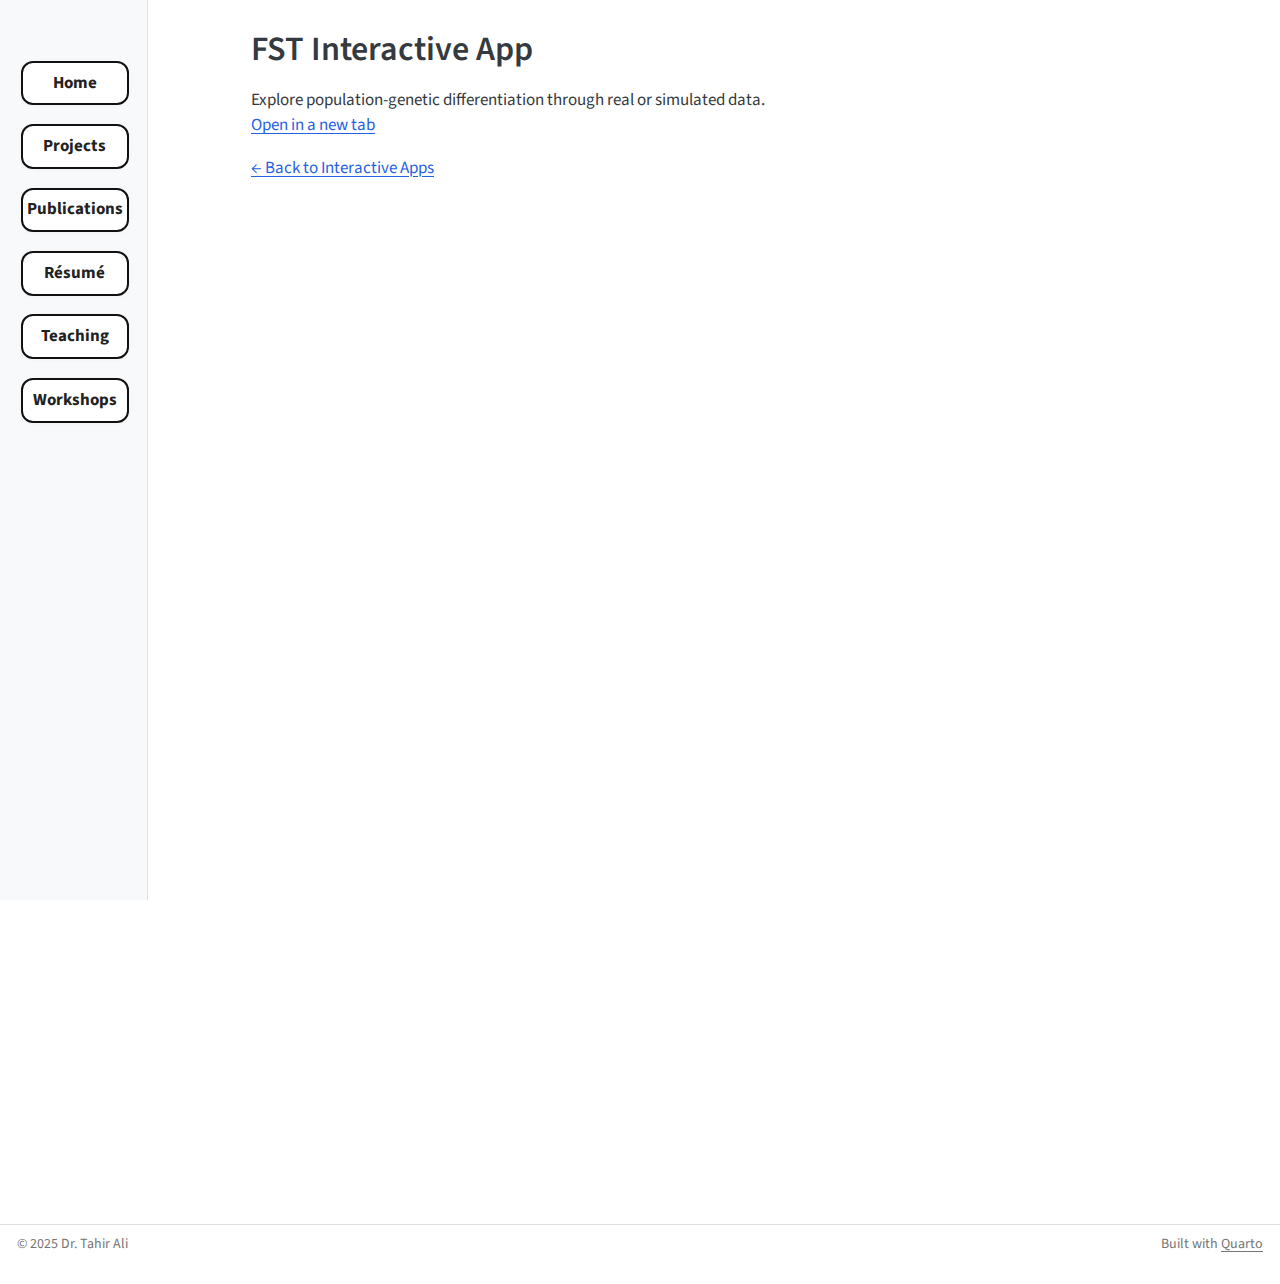
<file: teaching/fst_app.html>
<!DOCTYPE html>
<html xmlns="http://www.w3.org/1999/xhtml" lang="en" xml:lang="en"><head>

<meta charset="utf-8">
<meta name="generator" content="quarto-1.8.24">

<meta name="viewport" content="width=device-width, initial-scale=1.0, user-scalable=yes">


<title>FST Interactive App – Dr.&nbsp;Tahir Ali</title>
<style>
code{white-space: pre-wrap;}
span.smallcaps{font-variant: small-caps;}
div.columns{display: flex; gap: min(4vw, 1.5em);}
div.column{flex: auto; overflow-x: auto;}
div.hanging-indent{margin-left: 1.5em; text-indent: -1.5em;}
ul.task-list{list-style: none;}
ul.task-list li input[type="checkbox"] {
  width: 0.8em;
  margin: 0 0.8em 0.2em -1em; /* quarto-specific, see https://github.com/quarto-dev/quarto-cli/issues/4556 */ 
  vertical-align: middle;
}
</style>


<script src="../site_libs/quarto-nav/quarto-nav.js"></script>
<script src="../site_libs/quarto-nav/headroom.min.js"></script>
<script src="../site_libs/clipboard/clipboard.min.js"></script>
<script src="../site_libs/quarto-search/autocomplete.umd.js"></script>
<script src="../site_libs/quarto-search/fuse.min.js"></script>
<script src="../site_libs/quarto-search/quarto-search.js"></script>
<meta name="quarto:offset" content="../">
<link href="../profile.webp" rel="icon">
<script src="../site_libs/quarto-html/quarto.js" type="module"></script>
<script src="../site_libs/quarto-html/tabsets/tabsets.js" type="module"></script>
<script src="../site_libs/quarto-html/axe/axe-check.js" type="module"></script>
<script src="../site_libs/quarto-html/popper.min.js"></script>
<script src="../site_libs/quarto-html/tippy.umd.min.js"></script>
<script src="../site_libs/quarto-html/anchor.min.js"></script>
<link href="../site_libs/quarto-html/tippy.css" rel="stylesheet">
<link href="../site_libs/quarto-html/quarto-syntax-highlighting-dc55a5b9e770e841cd82e46aadbfb9b0.css" rel="stylesheet" id="quarto-text-highlighting-styles">
<script src="../site_libs/bootstrap/bootstrap.min.js"></script>
<link href="../site_libs/bootstrap/bootstrap-icons.css" rel="stylesheet">
<link href="../site_libs/bootstrap/bootstrap-d06107c61514b348b5496435b78bae49.min.css" rel="stylesheet" append-hash="true" id="quarto-bootstrap" data-mode="light">
<script id="quarto-search-options" type="application/json">{
  "location": "sidebar",
  "copy-button": false,
  "collapse-after": 3,
  "panel-placement": "start",
  "type": "textbox",
  "limit": 50,
  "keyboard-shortcut": [
    "f",
    "/",
    "s"
  ],
  "show-item-context": false,
  "language": {
    "search-no-results-text": "No results",
    "search-matching-documents-text": "matching documents",
    "search-copy-link-title": "Copy link to search",
    "search-hide-matches-text": "Hide additional matches",
    "search-more-match-text": "more match in this document",
    "search-more-matches-text": "more matches in this document",
    "search-clear-button-title": "Clear",
    "search-text-placeholder": "",
    "search-detached-cancel-button-title": "Cancel",
    "search-submit-button-title": "Submit",
    "search-label": "Search"
  }
}</script>
<script async="" src="https://www.googletagmanager.com/gtag/js?id=G-0LPGXESG7T"></script>

<script type="text/javascript">

window.dataLayer = window.dataLayer || [];
function gtag(){dataLayer.push(arguments);}
gtag('js', new Date());
gtag('config', 'G-0LPGXESG7T', { 'anonymize_ip': true});
</script>


<link rel="stylesheet" href="../styles.css">
</head>

<body class="nav-sidebar docked fullcontent quarto-light">

<div id="quarto-search-results"></div>
  <header id="quarto-header" class="headroom fixed-top">
  <nav class="quarto-secondary-nav">
    <div class="container-fluid d-flex">
      <button type="button" class="quarto-btn-toggle btn" data-bs-toggle="collapse" role="button" data-bs-target=".quarto-sidebar-collapse-item" aria-controls="quarto-sidebar" aria-expanded="false" aria-label="Toggle sidebar navigation" onclick="if (window.quartoToggleHeadroom) { window.quartoToggleHeadroom(); }">
        <i class="bi bi-layout-text-sidebar-reverse"></i>
      </button>
        <nav class="quarto-page-breadcrumbs" aria-label="breadcrumb"><ol class="breadcrumb"><li class="breadcrumb-item">FST Interactive App</li></ol></nav>
        <a class="flex-grow-1" role="navigation" data-bs-toggle="collapse" data-bs-target=".quarto-sidebar-collapse-item" aria-controls="quarto-sidebar" aria-expanded="false" aria-label="Toggle sidebar navigation" onclick="if (window.quartoToggleHeadroom) { window.quartoToggleHeadroom(); }">      
        </a>
    </div>
  </nav>
</header>
<!-- content -->
<div id="quarto-content" class="quarto-container page-columns page-rows-contents page-layout-article">
<!-- sidebar -->
  <nav id="quarto-sidebar" class="sidebar collapse collapse-horizontal quarto-sidebar-collapse-item sidebar-navigation docked overflow-auto">
    <div class="pt-lg-2 mt-2 text-left sidebar-header">
      <a href="../index.html" class="sidebar-logo-link">
      </a>
      </div>
    <div class="sidebar-menu-container"> 
    <ul class="list-unstyled mt-1">
        <li class="sidebar-item">
  <div class="sidebar-item-container"> 
  <a href="../index.html" class="sidebar-item-text sidebar-link">
 <span class="menu-text">Home</span></a>
  </div>
</li>
        <li class="sidebar-item">
  <div class="sidebar-item-container"> 
  <a href="../projects.html" class="sidebar-item-text sidebar-link">
 <span class="menu-text">Projects</span></a>
  </div>
</li>
        <li class="sidebar-item">
  <div class="sidebar-item-container"> 
  <a href="../publications.html" class="sidebar-item-text sidebar-link">
 <span class="menu-text">Publications</span></a>
  </div>
</li>
        <li class="sidebar-item">
  <div class="sidebar-item-container"> 
  <a href="../cv.html" class="sidebar-item-text sidebar-link">
 <span class="menu-text">Résumé</span></a>
  </div>
</li>
        <li class="sidebar-item">
  <div class="sidebar-item-container"> 
  <a href="../teaching/teaching.html" class="sidebar-item-text sidebar-link">
 <span class="menu-text">Teaching</span></a>
  </div>
</li>
        <li class="sidebar-item">
  <div class="sidebar-item-container"> 
  <a href="../workshops.qmd" class="sidebar-item-text sidebar-link">
 <span class="menu-text">Workshops</span></a>
  </div>
</li>
    </ul>
    </div>
</nav>
<div id="quarto-sidebar-glass" class="quarto-sidebar-collapse-item" data-bs-toggle="collapse" data-bs-target=".quarto-sidebar-collapse-item"></div>
<!-- margin-sidebar -->
    
<!-- main -->
<main class="content" id="quarto-document-content">

<header id="title-block-header" class="quarto-title-block default">
<div class="quarto-title">
<h1 class="title">FST Interactive App</h1>
</div>



<div class="quarto-title-meta">

    
  
    
  </div>
  


</header>


<p>Explore population‐genetic differentiation through real or simulated data.<br>
<a href="https://tahirali-biomics.shinyapps.io/drift-fst-app/">Open in a new tab</a></p>
<p><a href="interactive.html">← Back to Interactive Apps</a></p>
<div class="app-container" style="position:relative;padding-bottom:100%;height:0;overflow:hidden;">
<p><iframe src="https://tahirali-biomics.shinyapps.io/drift-fst-app/" style="position:absolute;top:0;left:0;width:100%;height:100%;" frameborder="0" sandbox="allow-scripts allow-same-origin allow-forms" title="FST Shiny app"></iframe></p>
</div>



</main> <!-- /main -->
<script id="quarto-html-after-body" type="application/javascript">
  window.document.addEventListener("DOMContentLoaded", function (event) {
    const icon = "";
    const anchorJS = new window.AnchorJS();
    anchorJS.options = {
      placement: 'right',
      icon: icon
    };
    anchorJS.add('.anchored');
    const isCodeAnnotation = (el) => {
      for (const clz of el.classList) {
        if (clz.startsWith('code-annotation-')) {                     
          return true;
        }
      }
      return false;
    }
    const onCopySuccess = function(e) {
      // button target
      const button = e.trigger;
      // don't keep focus
      button.blur();
      // flash "checked"
      button.classList.add('code-copy-button-checked');
      var currentTitle = button.getAttribute("title");
      button.setAttribute("title", "Copied!");
      let tooltip;
      if (window.bootstrap) {
        button.setAttribute("data-bs-toggle", "tooltip");
        button.setAttribute("data-bs-placement", "left");
        button.setAttribute("data-bs-title", "Copied!");
        tooltip = new bootstrap.Tooltip(button, 
          { trigger: "manual", 
            customClass: "code-copy-button-tooltip",
            offset: [0, -8]});
        tooltip.show();    
      }
      setTimeout(function() {
        if (tooltip) {
          tooltip.hide();
          button.removeAttribute("data-bs-title");
          button.removeAttribute("data-bs-toggle");
          button.removeAttribute("data-bs-placement");
        }
        button.setAttribute("title", currentTitle);
        button.classList.remove('code-copy-button-checked');
      }, 1000);
      // clear code selection
      e.clearSelection();
    }
    const getTextToCopy = function(trigger) {
      const outerScaffold = trigger.parentElement.cloneNode(true);
      const codeEl = outerScaffold.querySelector('code');
      for (const childEl of codeEl.children) {
        if (isCodeAnnotation(childEl)) {
          childEl.remove();
        }
      }
      return codeEl.innerText;
    }
    const clipboard = new window.ClipboardJS('.code-copy-button:not([data-in-quarto-modal])', {
      text: getTextToCopy
    });
    clipboard.on('success', onCopySuccess);
    if (window.document.getElementById('quarto-embedded-source-code-modal')) {
      const clipboardModal = new window.ClipboardJS('.code-copy-button[data-in-quarto-modal]', {
        text: getTextToCopy,
        container: window.document.getElementById('quarto-embedded-source-code-modal')
      });
      clipboardModal.on('success', onCopySuccess);
    }
      var localhostRegex = new RegExp(/^(?:http|https):\/\/localhost\:?[0-9]*\//);
      var mailtoRegex = new RegExp(/^mailto:/);
        var filterRegex = new RegExp("https:\/\/tahirali-biomics\.github\.io");
      var isInternal = (href) => {
          return filterRegex.test(href) || localhostRegex.test(href) || mailtoRegex.test(href);
      }
      // Inspect non-navigation links and adorn them if external
     var links = window.document.querySelectorAll('a[href]:not(.nav-link):not(.navbar-brand):not(.toc-action):not(.sidebar-link):not(.sidebar-item-toggle):not(.pagination-link):not(.no-external):not([aria-hidden]):not(.dropdown-item):not(.quarto-navigation-tool):not(.about-link)');
      for (var i=0; i<links.length; i++) {
        const link = links[i];
        if (!isInternal(link.href)) {
          // undo the damage that might have been done by quarto-nav.js in the case of
          // links that we want to consider external
          if (link.dataset.originalHref !== undefined) {
            link.href = link.dataset.originalHref;
          }
        }
      }
    function tippyHover(el, contentFn, onTriggerFn, onUntriggerFn) {
      const config = {
        allowHTML: true,
        maxWidth: 500,
        delay: 100,
        arrow: false,
        appendTo: function(el) {
            return el.parentElement;
        },
        interactive: true,
        interactiveBorder: 10,
        theme: 'quarto',
        placement: 'bottom-start',
      };
      if (contentFn) {
        config.content = contentFn;
      }
      if (onTriggerFn) {
        config.onTrigger = onTriggerFn;
      }
      if (onUntriggerFn) {
        config.onUntrigger = onUntriggerFn;
      }
      window.tippy(el, config); 
    }
    const noterefs = window.document.querySelectorAll('a[role="doc-noteref"]');
    for (var i=0; i<noterefs.length; i++) {
      const ref = noterefs[i];
      tippyHover(ref, function() {
        // use id or data attribute instead here
        let href = ref.getAttribute('data-footnote-href') || ref.getAttribute('href');
        try { href = new URL(href).hash; } catch {}
        const id = href.replace(/^#\/?/, "");
        const note = window.document.getElementById(id);
        if (note) {
          return note.innerHTML;
        } else {
          return "";
        }
      });
    }
    const xrefs = window.document.querySelectorAll('a.quarto-xref');
    const processXRef = (id, note) => {
      // Strip column container classes
      const stripColumnClz = (el) => {
        el.classList.remove("page-full", "page-columns");
        if (el.children) {
          for (const child of el.children) {
            stripColumnClz(child);
          }
        }
      }
      stripColumnClz(note)
      if (id === null || id.startsWith('sec-')) {
        // Special case sections, only their first couple elements
        const container = document.createElement("div");
        if (note.children && note.children.length > 2) {
          container.appendChild(note.children[0].cloneNode(true));
          for (let i = 1; i < note.children.length; i++) {
            const child = note.children[i];
            if (child.tagName === "P" && child.innerText === "") {
              continue;
            } else {
              container.appendChild(child.cloneNode(true));
              break;
            }
          }
          if (window.Quarto?.typesetMath) {
            window.Quarto.typesetMath(container);
          }
          return container.innerHTML
        } else {
          if (window.Quarto?.typesetMath) {
            window.Quarto.typesetMath(note);
          }
          return note.innerHTML;
        }
      } else {
        // Remove any anchor links if they are present
        const anchorLink = note.querySelector('a.anchorjs-link');
        if (anchorLink) {
          anchorLink.remove();
        }
        if (window.Quarto?.typesetMath) {
          window.Quarto.typesetMath(note);
        }
        if (note.classList.contains("callout")) {
          return note.outerHTML;
        } else {
          return note.innerHTML;
        }
      }
    }
    for (var i=0; i<xrefs.length; i++) {
      const xref = xrefs[i];
      tippyHover(xref, undefined, function(instance) {
        instance.disable();
        let url = xref.getAttribute('href');
        let hash = undefined; 
        if (url.startsWith('#')) {
          hash = url;
        } else {
          try { hash = new URL(url).hash; } catch {}
        }
        if (hash) {
          const id = hash.replace(/^#\/?/, "");
          const note = window.document.getElementById(id);
          if (note !== null) {
            try {
              const html = processXRef(id, note.cloneNode(true));
              instance.setContent(html);
            } finally {
              instance.enable();
              instance.show();
            }
          } else {
            // See if we can fetch this
            fetch(url.split('#')[0])
            .then(res => res.text())
            .then(html => {
              const parser = new DOMParser();
              const htmlDoc = parser.parseFromString(html, "text/html");
              const note = htmlDoc.getElementById(id);
              if (note !== null) {
                const html = processXRef(id, note);
                instance.setContent(html);
              } 
            }).finally(() => {
              instance.enable();
              instance.show();
            });
          }
        } else {
          // See if we can fetch a full url (with no hash to target)
          // This is a special case and we should probably do some content thinning / targeting
          fetch(url)
          .then(res => res.text())
          .then(html => {
            const parser = new DOMParser();
            const htmlDoc = parser.parseFromString(html, "text/html");
            const note = htmlDoc.querySelector('main.content');
            if (note !== null) {
              // This should only happen for chapter cross references
              // (since there is no id in the URL)
              // remove the first header
              if (note.children.length > 0 && note.children[0].tagName === "HEADER") {
                note.children[0].remove();
              }
              const html = processXRef(null, note);
              instance.setContent(html);
            } 
          }).finally(() => {
            instance.enable();
            instance.show();
          });
        }
      }, function(instance) {
      });
    }
        let selectedAnnoteEl;
        const selectorForAnnotation = ( cell, annotation) => {
          let cellAttr = 'data-code-cell="' + cell + '"';
          let lineAttr = 'data-code-annotation="' +  annotation + '"';
          const selector = 'span[' + cellAttr + '][' + lineAttr + ']';
          return selector;
        }
        const selectCodeLines = (annoteEl) => {
          const doc = window.document;
          const targetCell = annoteEl.getAttribute("data-target-cell");
          const targetAnnotation = annoteEl.getAttribute("data-target-annotation");
          const annoteSpan = window.document.querySelector(selectorForAnnotation(targetCell, targetAnnotation));
          const lines = annoteSpan.getAttribute("data-code-lines").split(",");
          const lineIds = lines.map((line) => {
            return targetCell + "-" + line;
          })
          let top = null;
          let height = null;
          let parent = null;
          if (lineIds.length > 0) {
              //compute the position of the single el (top and bottom and make a div)
              const el = window.document.getElementById(lineIds[0]);
              top = el.offsetTop;
              height = el.offsetHeight;
              parent = el.parentElement.parentElement;
            if (lineIds.length > 1) {
              const lastEl = window.document.getElementById(lineIds[lineIds.length - 1]);
              const bottom = lastEl.offsetTop + lastEl.offsetHeight;
              height = bottom - top;
            }
            if (top !== null && height !== null && parent !== null) {
              // cook up a div (if necessary) and position it 
              let div = window.document.getElementById("code-annotation-line-highlight");
              if (div === null) {
                div = window.document.createElement("div");
                div.setAttribute("id", "code-annotation-line-highlight");
                div.style.position = 'absolute';
                parent.appendChild(div);
              }
              div.style.top = top - 2 + "px";
              div.style.height = height + 4 + "px";
              div.style.left = 0;
              let gutterDiv = window.document.getElementById("code-annotation-line-highlight-gutter");
              if (gutterDiv === null) {
                gutterDiv = window.document.createElement("div");
                gutterDiv.setAttribute("id", "code-annotation-line-highlight-gutter");
                gutterDiv.style.position = 'absolute';
                const codeCell = window.document.getElementById(targetCell);
                const gutter = codeCell.querySelector('.code-annotation-gutter');
                gutter.appendChild(gutterDiv);
              }
              gutterDiv.style.top = top - 2 + "px";
              gutterDiv.style.height = height + 4 + "px";
            }
            selectedAnnoteEl = annoteEl;
          }
        };
        const unselectCodeLines = () => {
          const elementsIds = ["code-annotation-line-highlight", "code-annotation-line-highlight-gutter"];
          elementsIds.forEach((elId) => {
            const div = window.document.getElementById(elId);
            if (div) {
              div.remove();
            }
          });
          selectedAnnoteEl = undefined;
        };
          // Handle positioning of the toggle
      window.addEventListener(
        "resize",
        throttle(() => {
          elRect = undefined;
          if (selectedAnnoteEl) {
            selectCodeLines(selectedAnnoteEl);
          }
        }, 10)
      );
      function throttle(fn, ms) {
      let throttle = false;
      let timer;
        return (...args) => {
          if(!throttle) { // first call gets through
              fn.apply(this, args);
              throttle = true;
          } else { // all the others get throttled
              if(timer) clearTimeout(timer); // cancel #2
              timer = setTimeout(() => {
                fn.apply(this, args);
                timer = throttle = false;
              }, ms);
          }
        };
      }
        // Attach click handler to the DT
        const annoteDls = window.document.querySelectorAll('dt[data-target-cell]');
        for (const annoteDlNode of annoteDls) {
          annoteDlNode.addEventListener('click', (event) => {
            const clickedEl = event.target;
            if (clickedEl !== selectedAnnoteEl) {
              unselectCodeLines();
              const activeEl = window.document.querySelector('dt[data-target-cell].code-annotation-active');
              if (activeEl) {
                activeEl.classList.remove('code-annotation-active');
              }
              selectCodeLines(clickedEl);
              clickedEl.classList.add('code-annotation-active');
            } else {
              // Unselect the line
              unselectCodeLines();
              clickedEl.classList.remove('code-annotation-active');
            }
          });
        }
    const findCites = (el) => {
      const parentEl = el.parentElement;
      if (parentEl) {
        const cites = parentEl.dataset.cites;
        if (cites) {
          return {
            el,
            cites: cites.split(' ')
          };
        } else {
          return findCites(el.parentElement)
        }
      } else {
        return undefined;
      }
    };
    var bibliorefs = window.document.querySelectorAll('a[role="doc-biblioref"]');
    for (var i=0; i<bibliorefs.length; i++) {
      const ref = bibliorefs[i];
      const citeInfo = findCites(ref);
      if (citeInfo) {
        tippyHover(citeInfo.el, function() {
          var popup = window.document.createElement('div');
          citeInfo.cites.forEach(function(cite) {
            var citeDiv = window.document.createElement('div');
            citeDiv.classList.add('hanging-indent');
            citeDiv.classList.add('csl-entry');
            var biblioDiv = window.document.getElementById('ref-' + cite);
            if (biblioDiv) {
              citeDiv.innerHTML = biblioDiv.innerHTML;
            }
            popup.appendChild(citeDiv);
          });
          return popup.innerHTML;
        });
      }
    }
  });
  </script>
</div> <!-- /content -->
<footer class="footer">
  <div class="nav-footer">
    <div class="nav-footer-left">
<p>© 2025 Dr.&nbsp;Tahir Ali</p>
</div>   
    <div class="nav-footer-center">
      &nbsp;
    </div>
    <div class="nav-footer-right">
<p>Built with <a href="https://quarto.org/">Quarto</a></p>
</div>
  </div>
</footer>




</body></html>
</file>
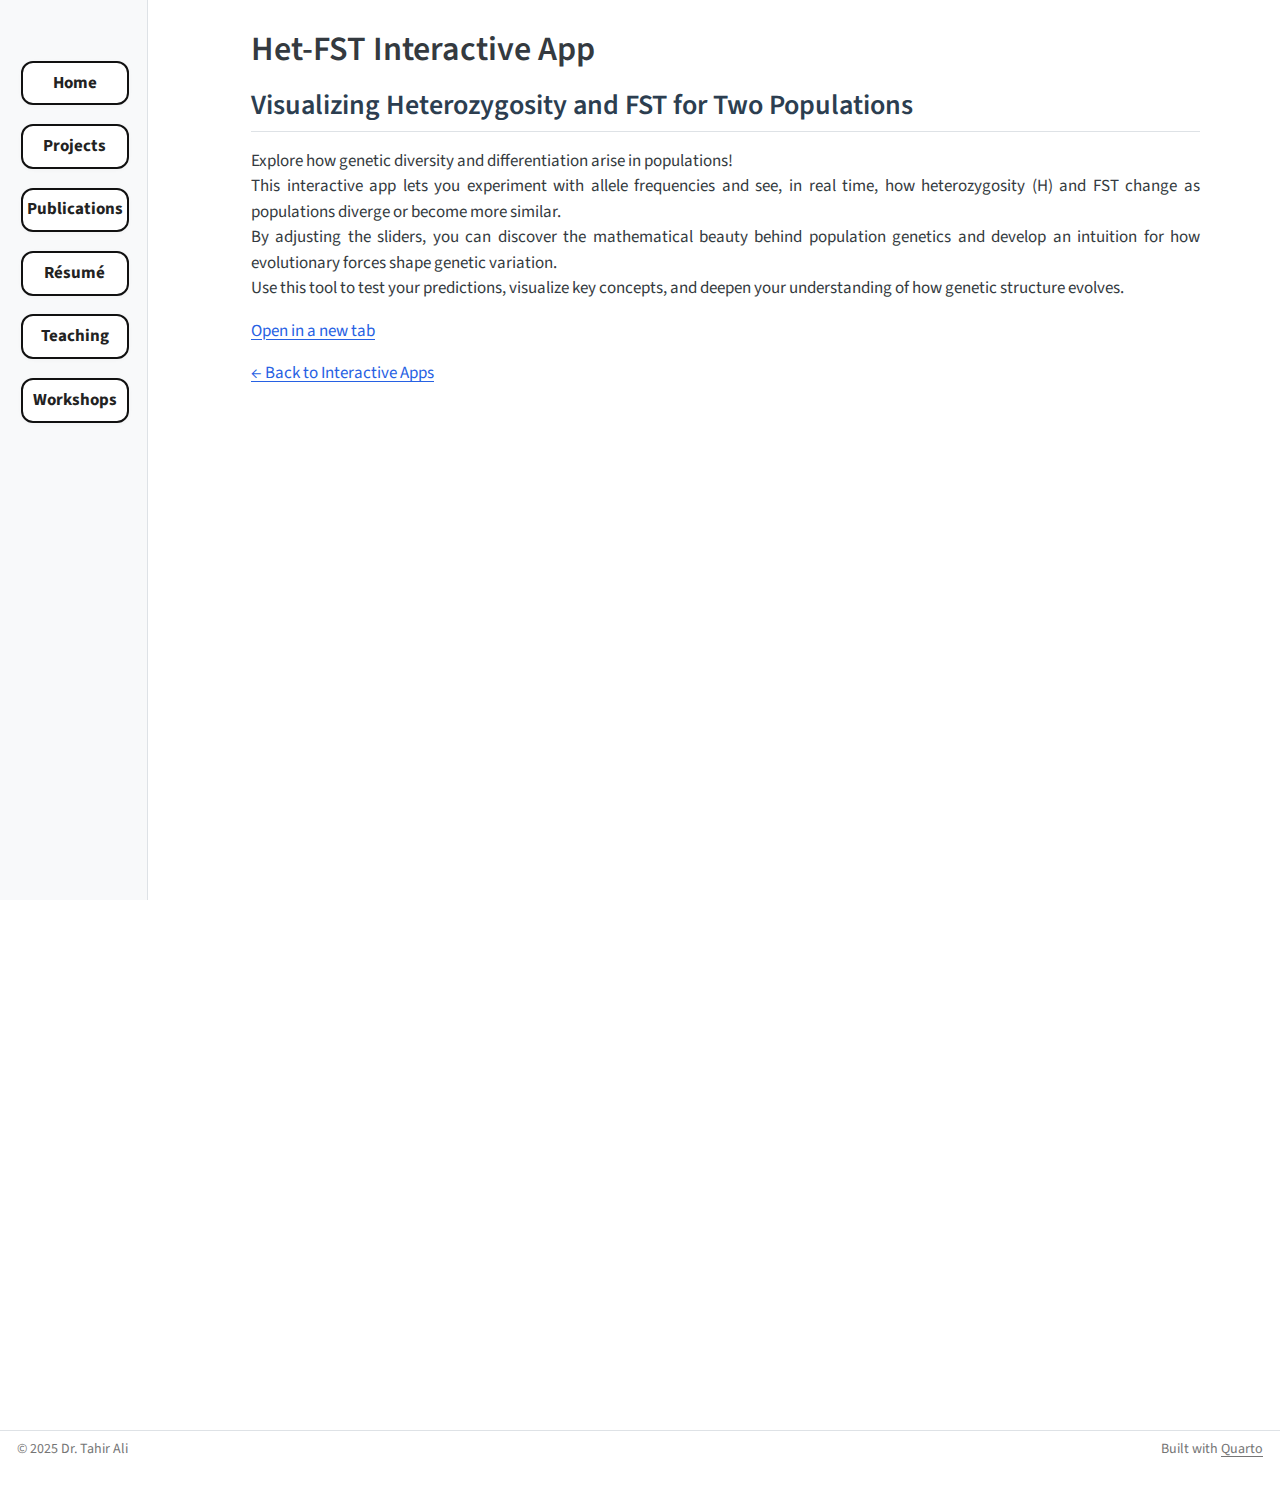
<file: teaching/het_fst_app.html>
<!DOCTYPE html>
<html xmlns="http://www.w3.org/1999/xhtml" lang="en" xml:lang="en"><head>

<meta charset="utf-8">
<meta name="generator" content="quarto-1.8.24">

<meta name="viewport" content="width=device-width, initial-scale=1.0, user-scalable=yes">


<title>Het-FST Interactive App – Dr.&nbsp;Tahir Ali</title>
<style>
code{white-space: pre-wrap;}
span.smallcaps{font-variant: small-caps;}
div.columns{display: flex; gap: min(4vw, 1.5em);}
div.column{flex: auto; overflow-x: auto;}
div.hanging-indent{margin-left: 1.5em; text-indent: -1.5em;}
ul.task-list{list-style: none;}
ul.task-list li input[type="checkbox"] {
  width: 0.8em;
  margin: 0 0.8em 0.2em -1em; /* quarto-specific, see https://github.com/quarto-dev/quarto-cli/issues/4556 */ 
  vertical-align: middle;
}
</style>


<script src="../site_libs/quarto-nav/quarto-nav.js"></script>
<script src="../site_libs/quarto-nav/headroom.min.js"></script>
<script src="../site_libs/clipboard/clipboard.min.js"></script>
<script src="../site_libs/quarto-search/autocomplete.umd.js"></script>
<script src="../site_libs/quarto-search/fuse.min.js"></script>
<script src="../site_libs/quarto-search/quarto-search.js"></script>
<meta name="quarto:offset" content="../">
<link href="../profile.webp" rel="icon">
<script src="../site_libs/quarto-html/quarto.js" type="module"></script>
<script src="../site_libs/quarto-html/tabsets/tabsets.js" type="module"></script>
<script src="../site_libs/quarto-html/axe/axe-check.js" type="module"></script>
<script src="../site_libs/quarto-html/popper.min.js"></script>
<script src="../site_libs/quarto-html/tippy.umd.min.js"></script>
<script src="../site_libs/quarto-html/anchor.min.js"></script>
<link href="../site_libs/quarto-html/tippy.css" rel="stylesheet">
<link href="../site_libs/quarto-html/quarto-syntax-highlighting-dc55a5b9e770e841cd82e46aadbfb9b0.css" rel="stylesheet" id="quarto-text-highlighting-styles">
<script src="../site_libs/bootstrap/bootstrap.min.js"></script>
<link href="../site_libs/bootstrap/bootstrap-icons.css" rel="stylesheet">
<link href="../site_libs/bootstrap/bootstrap-d06107c61514b348b5496435b78bae49.min.css" rel="stylesheet" append-hash="true" id="quarto-bootstrap" data-mode="light">
<script id="quarto-search-options" type="application/json">{
  "location": "sidebar",
  "copy-button": false,
  "collapse-after": 3,
  "panel-placement": "start",
  "type": "textbox",
  "limit": 50,
  "keyboard-shortcut": [
    "f",
    "/",
    "s"
  ],
  "show-item-context": false,
  "language": {
    "search-no-results-text": "No results",
    "search-matching-documents-text": "matching documents",
    "search-copy-link-title": "Copy link to search",
    "search-hide-matches-text": "Hide additional matches",
    "search-more-match-text": "more match in this document",
    "search-more-matches-text": "more matches in this document",
    "search-clear-button-title": "Clear",
    "search-text-placeholder": "",
    "search-detached-cancel-button-title": "Cancel",
    "search-submit-button-title": "Submit",
    "search-label": "Search"
  }
}</script>
<script async="" src="https://www.googletagmanager.com/gtag/js?id=G-0LPGXESG7T"></script>

<script type="text/javascript">

window.dataLayer = window.dataLayer || [];
function gtag(){dataLayer.push(arguments);}
gtag('js', new Date());
gtag('config', 'G-0LPGXESG7T', { 'anonymize_ip': true});
</script>


<link rel="stylesheet" href="../styles.css">
</head>

<body class="nav-sidebar docked fullcontent quarto-light">

<div id="quarto-search-results"></div>
  <header id="quarto-header" class="headroom fixed-top">
  <nav class="quarto-secondary-nav">
    <div class="container-fluid d-flex">
      <button type="button" class="quarto-btn-toggle btn" data-bs-toggle="collapse" role="button" data-bs-target=".quarto-sidebar-collapse-item" aria-controls="quarto-sidebar" aria-expanded="false" aria-label="Toggle sidebar navigation" onclick="if (window.quartoToggleHeadroom) { window.quartoToggleHeadroom(); }">
        <i class="bi bi-layout-text-sidebar-reverse"></i>
      </button>
        <nav class="quarto-page-breadcrumbs" aria-label="breadcrumb"><ol class="breadcrumb"><li class="breadcrumb-item">Het-FST Interactive App</li></ol></nav>
        <a class="flex-grow-1" role="navigation" data-bs-toggle="collapse" data-bs-target=".quarto-sidebar-collapse-item" aria-controls="quarto-sidebar" aria-expanded="false" aria-label="Toggle sidebar navigation" onclick="if (window.quartoToggleHeadroom) { window.quartoToggleHeadroom(); }">      
        </a>
    </div>
  </nav>
</header>
<!-- content -->
<div id="quarto-content" class="quarto-container page-columns page-rows-contents page-layout-article">
<!-- sidebar -->
  <nav id="quarto-sidebar" class="sidebar collapse collapse-horizontal quarto-sidebar-collapse-item sidebar-navigation docked overflow-auto">
    <div class="pt-lg-2 mt-2 text-left sidebar-header">
      <a href="../index.html" class="sidebar-logo-link">
      </a>
      </div>
    <div class="sidebar-menu-container"> 
    <ul class="list-unstyled mt-1">
        <li class="sidebar-item">
  <div class="sidebar-item-container"> 
  <a href="../index.html" class="sidebar-item-text sidebar-link">
 <span class="menu-text">Home</span></a>
  </div>
</li>
        <li class="sidebar-item">
  <div class="sidebar-item-container"> 
  <a href="../projects.html" class="sidebar-item-text sidebar-link">
 <span class="menu-text">Projects</span></a>
  </div>
</li>
        <li class="sidebar-item">
  <div class="sidebar-item-container"> 
  <a href="../publications.html" class="sidebar-item-text sidebar-link">
 <span class="menu-text">Publications</span></a>
  </div>
</li>
        <li class="sidebar-item">
  <div class="sidebar-item-container"> 
  <a href="../cv.html" class="sidebar-item-text sidebar-link">
 <span class="menu-text">Résumé</span></a>
  </div>
</li>
        <li class="sidebar-item">
  <div class="sidebar-item-container"> 
  <a href="../teaching/teaching.html" class="sidebar-item-text sidebar-link">
 <span class="menu-text">Teaching</span></a>
  </div>
</li>
        <li class="sidebar-item">
  <div class="sidebar-item-container"> 
  <a href="../workshops.qmd" class="sidebar-item-text sidebar-link">
 <span class="menu-text">Workshops</span></a>
  </div>
</li>
    </ul>
    </div>
</nav>
<div id="quarto-sidebar-glass" class="quarto-sidebar-collapse-item" data-bs-toggle="collapse" data-bs-target=".quarto-sidebar-collapse-item"></div>
<!-- margin-sidebar -->
    
<!-- main -->
<main class="content" id="quarto-document-content">

<header id="title-block-header" class="quarto-title-block default">
<div class="quarto-title">
<h1 class="title">Het-FST Interactive App</h1>
</div>



<div class="quarto-title-meta">

    
  
    
  </div>
  


</header>


<section id="visualizing-heterozygosity-and-fst-for-two-populations" class="level2">
<h2 class="anchored" data-anchor-id="visualizing-heterozygosity-and-fst-for-two-populations">Visualizing Heterozygosity and FST for Two Populations</h2>
<p>Explore how genetic diversity and differentiation arise in populations!<br>
This interactive app lets you experiment with allele frequencies and see, in real time, how heterozygosity (H) and FST change as populations diverge or become more similar.<br>
By adjusting the sliders, you can discover the mathematical beauty behind population genetics and develop an intuition for how evolutionary forces shape genetic variation.<br>
Use this tool to test your predictions, visualize key concepts, and deepen your understanding of how genetic structure evolves.</p>
<p><a href="https://tahirali-biomics.shinyapps.io/het-fst-app/">Open in a new tab</a></p>
<p><a href="interactive.html">← Back to Interactive Apps</a></p>
<div class="app-container" style="position:relative;padding-bottom:100%;height:0;overflow:hidden;">
<p><iframe src="https://tahirali-biomics.shinyapps.io/het-fst-app/" style="position:absolute;top:0;left:0;width:100%;height:100%;" frameborder="0" sandbox="allow-scripts allow-same-origin allow-forms" title="Het-FST Shiny app"></iframe></p>
</div>


</section>

</main> <!-- /main -->
<script id="quarto-html-after-body" type="application/javascript">
  window.document.addEventListener("DOMContentLoaded", function (event) {
    const icon = "";
    const anchorJS = new window.AnchorJS();
    anchorJS.options = {
      placement: 'right',
      icon: icon
    };
    anchorJS.add('.anchored');
    const isCodeAnnotation = (el) => {
      for (const clz of el.classList) {
        if (clz.startsWith('code-annotation-')) {                     
          return true;
        }
      }
      return false;
    }
    const onCopySuccess = function(e) {
      // button target
      const button = e.trigger;
      // don't keep focus
      button.blur();
      // flash "checked"
      button.classList.add('code-copy-button-checked');
      var currentTitle = button.getAttribute("title");
      button.setAttribute("title", "Copied!");
      let tooltip;
      if (window.bootstrap) {
        button.setAttribute("data-bs-toggle", "tooltip");
        button.setAttribute("data-bs-placement", "left");
        button.setAttribute("data-bs-title", "Copied!");
        tooltip = new bootstrap.Tooltip(button, 
          { trigger: "manual", 
            customClass: "code-copy-button-tooltip",
            offset: [0, -8]});
        tooltip.show();    
      }
      setTimeout(function() {
        if (tooltip) {
          tooltip.hide();
          button.removeAttribute("data-bs-title");
          button.removeAttribute("data-bs-toggle");
          button.removeAttribute("data-bs-placement");
        }
        button.setAttribute("title", currentTitle);
        button.classList.remove('code-copy-button-checked');
      }, 1000);
      // clear code selection
      e.clearSelection();
    }
    const getTextToCopy = function(trigger) {
      const outerScaffold = trigger.parentElement.cloneNode(true);
      const codeEl = outerScaffold.querySelector('code');
      for (const childEl of codeEl.children) {
        if (isCodeAnnotation(childEl)) {
          childEl.remove();
        }
      }
      return codeEl.innerText;
    }
    const clipboard = new window.ClipboardJS('.code-copy-button:not([data-in-quarto-modal])', {
      text: getTextToCopy
    });
    clipboard.on('success', onCopySuccess);
    if (window.document.getElementById('quarto-embedded-source-code-modal')) {
      const clipboardModal = new window.ClipboardJS('.code-copy-button[data-in-quarto-modal]', {
        text: getTextToCopy,
        container: window.document.getElementById('quarto-embedded-source-code-modal')
      });
      clipboardModal.on('success', onCopySuccess);
    }
      var localhostRegex = new RegExp(/^(?:http|https):\/\/localhost\:?[0-9]*\//);
      var mailtoRegex = new RegExp(/^mailto:/);
        var filterRegex = new RegExp("https:\/\/tahirali-biomics\.github\.io");
      var isInternal = (href) => {
          return filterRegex.test(href) || localhostRegex.test(href) || mailtoRegex.test(href);
      }
      // Inspect non-navigation links and adorn them if external
     var links = window.document.querySelectorAll('a[href]:not(.nav-link):not(.navbar-brand):not(.toc-action):not(.sidebar-link):not(.sidebar-item-toggle):not(.pagination-link):not(.no-external):not([aria-hidden]):not(.dropdown-item):not(.quarto-navigation-tool):not(.about-link)');
      for (var i=0; i<links.length; i++) {
        const link = links[i];
        if (!isInternal(link.href)) {
          // undo the damage that might have been done by quarto-nav.js in the case of
          // links that we want to consider external
          if (link.dataset.originalHref !== undefined) {
            link.href = link.dataset.originalHref;
          }
        }
      }
    function tippyHover(el, contentFn, onTriggerFn, onUntriggerFn) {
      const config = {
        allowHTML: true,
        maxWidth: 500,
        delay: 100,
        arrow: false,
        appendTo: function(el) {
            return el.parentElement;
        },
        interactive: true,
        interactiveBorder: 10,
        theme: 'quarto',
        placement: 'bottom-start',
      };
      if (contentFn) {
        config.content = contentFn;
      }
      if (onTriggerFn) {
        config.onTrigger = onTriggerFn;
      }
      if (onUntriggerFn) {
        config.onUntrigger = onUntriggerFn;
      }
      window.tippy(el, config); 
    }
    const noterefs = window.document.querySelectorAll('a[role="doc-noteref"]');
    for (var i=0; i<noterefs.length; i++) {
      const ref = noterefs[i];
      tippyHover(ref, function() {
        // use id or data attribute instead here
        let href = ref.getAttribute('data-footnote-href') || ref.getAttribute('href');
        try { href = new URL(href).hash; } catch {}
        const id = href.replace(/^#\/?/, "");
        const note = window.document.getElementById(id);
        if (note) {
          return note.innerHTML;
        } else {
          return "";
        }
      });
    }
    const xrefs = window.document.querySelectorAll('a.quarto-xref');
    const processXRef = (id, note) => {
      // Strip column container classes
      const stripColumnClz = (el) => {
        el.classList.remove("page-full", "page-columns");
        if (el.children) {
          for (const child of el.children) {
            stripColumnClz(child);
          }
        }
      }
      stripColumnClz(note)
      if (id === null || id.startsWith('sec-')) {
        // Special case sections, only their first couple elements
        const container = document.createElement("div");
        if (note.children && note.children.length > 2) {
          container.appendChild(note.children[0].cloneNode(true));
          for (let i = 1; i < note.children.length; i++) {
            const child = note.children[i];
            if (child.tagName === "P" && child.innerText === "") {
              continue;
            } else {
              container.appendChild(child.cloneNode(true));
              break;
            }
          }
          if (window.Quarto?.typesetMath) {
            window.Quarto.typesetMath(container);
          }
          return container.innerHTML
        } else {
          if (window.Quarto?.typesetMath) {
            window.Quarto.typesetMath(note);
          }
          return note.innerHTML;
        }
      } else {
        // Remove any anchor links if they are present
        const anchorLink = note.querySelector('a.anchorjs-link');
        if (anchorLink) {
          anchorLink.remove();
        }
        if (window.Quarto?.typesetMath) {
          window.Quarto.typesetMath(note);
        }
        if (note.classList.contains("callout")) {
          return note.outerHTML;
        } else {
          return note.innerHTML;
        }
      }
    }
    for (var i=0; i<xrefs.length; i++) {
      const xref = xrefs[i];
      tippyHover(xref, undefined, function(instance) {
        instance.disable();
        let url = xref.getAttribute('href');
        let hash = undefined; 
        if (url.startsWith('#')) {
          hash = url;
        } else {
          try { hash = new URL(url).hash; } catch {}
        }
        if (hash) {
          const id = hash.replace(/^#\/?/, "");
          const note = window.document.getElementById(id);
          if (note !== null) {
            try {
              const html = processXRef(id, note.cloneNode(true));
              instance.setContent(html);
            } finally {
              instance.enable();
              instance.show();
            }
          } else {
            // See if we can fetch this
            fetch(url.split('#')[0])
            .then(res => res.text())
            .then(html => {
              const parser = new DOMParser();
              const htmlDoc = parser.parseFromString(html, "text/html");
              const note = htmlDoc.getElementById(id);
              if (note !== null) {
                const html = processXRef(id, note);
                instance.setContent(html);
              } 
            }).finally(() => {
              instance.enable();
              instance.show();
            });
          }
        } else {
          // See if we can fetch a full url (with no hash to target)
          // This is a special case and we should probably do some content thinning / targeting
          fetch(url)
          .then(res => res.text())
          .then(html => {
            const parser = new DOMParser();
            const htmlDoc = parser.parseFromString(html, "text/html");
            const note = htmlDoc.querySelector('main.content');
            if (note !== null) {
              // This should only happen for chapter cross references
              // (since there is no id in the URL)
              // remove the first header
              if (note.children.length > 0 && note.children[0].tagName === "HEADER") {
                note.children[0].remove();
              }
              const html = processXRef(null, note);
              instance.setContent(html);
            } 
          }).finally(() => {
            instance.enable();
            instance.show();
          });
        }
      }, function(instance) {
      });
    }
        let selectedAnnoteEl;
        const selectorForAnnotation = ( cell, annotation) => {
          let cellAttr = 'data-code-cell="' + cell + '"';
          let lineAttr = 'data-code-annotation="' +  annotation + '"';
          const selector = 'span[' + cellAttr + '][' + lineAttr + ']';
          return selector;
        }
        const selectCodeLines = (annoteEl) => {
          const doc = window.document;
          const targetCell = annoteEl.getAttribute("data-target-cell");
          const targetAnnotation = annoteEl.getAttribute("data-target-annotation");
          const annoteSpan = window.document.querySelector(selectorForAnnotation(targetCell, targetAnnotation));
          const lines = annoteSpan.getAttribute("data-code-lines").split(",");
          const lineIds = lines.map((line) => {
            return targetCell + "-" + line;
          })
          let top = null;
          let height = null;
          let parent = null;
          if (lineIds.length > 0) {
              //compute the position of the single el (top and bottom and make a div)
              const el = window.document.getElementById(lineIds[0]);
              top = el.offsetTop;
              height = el.offsetHeight;
              parent = el.parentElement.parentElement;
            if (lineIds.length > 1) {
              const lastEl = window.document.getElementById(lineIds[lineIds.length - 1]);
              const bottom = lastEl.offsetTop + lastEl.offsetHeight;
              height = bottom - top;
            }
            if (top !== null && height !== null && parent !== null) {
              // cook up a div (if necessary) and position it 
              let div = window.document.getElementById("code-annotation-line-highlight");
              if (div === null) {
                div = window.document.createElement("div");
                div.setAttribute("id", "code-annotation-line-highlight");
                div.style.position = 'absolute';
                parent.appendChild(div);
              }
              div.style.top = top - 2 + "px";
              div.style.height = height + 4 + "px";
              div.style.left = 0;
              let gutterDiv = window.document.getElementById("code-annotation-line-highlight-gutter");
              if (gutterDiv === null) {
                gutterDiv = window.document.createElement("div");
                gutterDiv.setAttribute("id", "code-annotation-line-highlight-gutter");
                gutterDiv.style.position = 'absolute';
                const codeCell = window.document.getElementById(targetCell);
                const gutter = codeCell.querySelector('.code-annotation-gutter');
                gutter.appendChild(gutterDiv);
              }
              gutterDiv.style.top = top - 2 + "px";
              gutterDiv.style.height = height + 4 + "px";
            }
            selectedAnnoteEl = annoteEl;
          }
        };
        const unselectCodeLines = () => {
          const elementsIds = ["code-annotation-line-highlight", "code-annotation-line-highlight-gutter"];
          elementsIds.forEach((elId) => {
            const div = window.document.getElementById(elId);
            if (div) {
              div.remove();
            }
          });
          selectedAnnoteEl = undefined;
        };
          // Handle positioning of the toggle
      window.addEventListener(
        "resize",
        throttle(() => {
          elRect = undefined;
          if (selectedAnnoteEl) {
            selectCodeLines(selectedAnnoteEl);
          }
        }, 10)
      );
      function throttle(fn, ms) {
      let throttle = false;
      let timer;
        return (...args) => {
          if(!throttle) { // first call gets through
              fn.apply(this, args);
              throttle = true;
          } else { // all the others get throttled
              if(timer) clearTimeout(timer); // cancel #2
              timer = setTimeout(() => {
                fn.apply(this, args);
                timer = throttle = false;
              }, ms);
          }
        };
      }
        // Attach click handler to the DT
        const annoteDls = window.document.querySelectorAll('dt[data-target-cell]');
        for (const annoteDlNode of annoteDls) {
          annoteDlNode.addEventListener('click', (event) => {
            const clickedEl = event.target;
            if (clickedEl !== selectedAnnoteEl) {
              unselectCodeLines();
              const activeEl = window.document.querySelector('dt[data-target-cell].code-annotation-active');
              if (activeEl) {
                activeEl.classList.remove('code-annotation-active');
              }
              selectCodeLines(clickedEl);
              clickedEl.classList.add('code-annotation-active');
            } else {
              // Unselect the line
              unselectCodeLines();
              clickedEl.classList.remove('code-annotation-active');
            }
          });
        }
    const findCites = (el) => {
      const parentEl = el.parentElement;
      if (parentEl) {
        const cites = parentEl.dataset.cites;
        if (cites) {
          return {
            el,
            cites: cites.split(' ')
          };
        } else {
          return findCites(el.parentElement)
        }
      } else {
        return undefined;
      }
    };
    var bibliorefs = window.document.querySelectorAll('a[role="doc-biblioref"]');
    for (var i=0; i<bibliorefs.length; i++) {
      const ref = bibliorefs[i];
      const citeInfo = findCites(ref);
      if (citeInfo) {
        tippyHover(citeInfo.el, function() {
          var popup = window.document.createElement('div');
          citeInfo.cites.forEach(function(cite) {
            var citeDiv = window.document.createElement('div');
            citeDiv.classList.add('hanging-indent');
            citeDiv.classList.add('csl-entry');
            var biblioDiv = window.document.getElementById('ref-' + cite);
            if (biblioDiv) {
              citeDiv.innerHTML = biblioDiv.innerHTML;
            }
            popup.appendChild(citeDiv);
          });
          return popup.innerHTML;
        });
      }
    }
  });
  </script>
</div> <!-- /content -->
<footer class="footer">
  <div class="nav-footer">
    <div class="nav-footer-left">
<p>© 2025 Dr.&nbsp;Tahir Ali</p>
</div>   
    <div class="nav-footer-center">
      &nbsp;
    </div>
    <div class="nav-footer-right">
<p>Built with <a href="https://quarto.org/">Quarto</a></p>
</div>
  </div>
</footer>




</body></html>
</file>
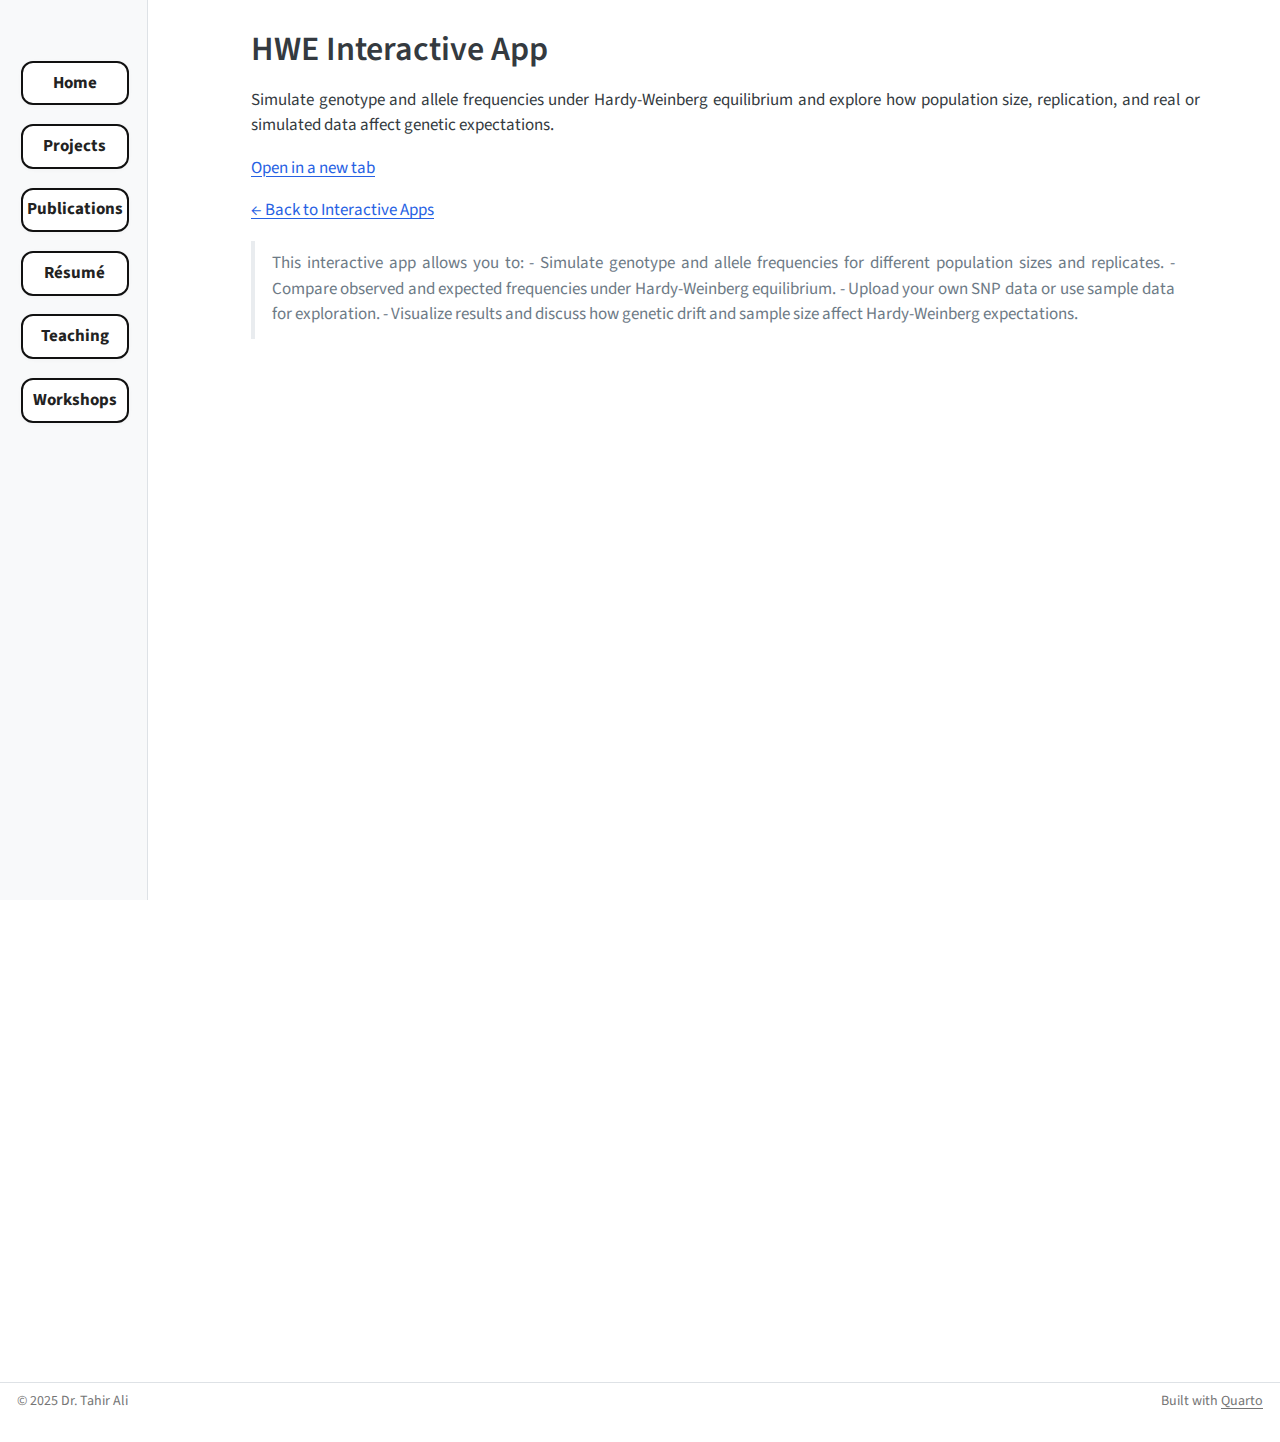
<file: teaching/hwe_app.html>
<!DOCTYPE html>
<html xmlns="http://www.w3.org/1999/xhtml" lang="en" xml:lang="en"><head>

<meta charset="utf-8">
<meta name="generator" content="quarto-1.8.24">

<meta name="viewport" content="width=device-width, initial-scale=1.0, user-scalable=yes">


<title>HWE Interactive App – Dr.&nbsp;Tahir Ali</title>
<style>
code{white-space: pre-wrap;}
span.smallcaps{font-variant: small-caps;}
div.columns{display: flex; gap: min(4vw, 1.5em);}
div.column{flex: auto; overflow-x: auto;}
div.hanging-indent{margin-left: 1.5em; text-indent: -1.5em;}
ul.task-list{list-style: none;}
ul.task-list li input[type="checkbox"] {
  width: 0.8em;
  margin: 0 0.8em 0.2em -1em; /* quarto-specific, see https://github.com/quarto-dev/quarto-cli/issues/4556 */ 
  vertical-align: middle;
}
</style>


<script src="../site_libs/quarto-nav/quarto-nav.js"></script>
<script src="../site_libs/quarto-nav/headroom.min.js"></script>
<script src="../site_libs/clipboard/clipboard.min.js"></script>
<script src="../site_libs/quarto-search/autocomplete.umd.js"></script>
<script src="../site_libs/quarto-search/fuse.min.js"></script>
<script src="../site_libs/quarto-search/quarto-search.js"></script>
<meta name="quarto:offset" content="../">
<link href="../profile.webp" rel="icon">
<script src="../site_libs/quarto-html/quarto.js" type="module"></script>
<script src="../site_libs/quarto-html/tabsets/tabsets.js" type="module"></script>
<script src="../site_libs/quarto-html/axe/axe-check.js" type="module"></script>
<script src="../site_libs/quarto-html/popper.min.js"></script>
<script src="../site_libs/quarto-html/tippy.umd.min.js"></script>
<script src="../site_libs/quarto-html/anchor.min.js"></script>
<link href="../site_libs/quarto-html/tippy.css" rel="stylesheet">
<link href="../site_libs/quarto-html/quarto-syntax-highlighting-dc55a5b9e770e841cd82e46aadbfb9b0.css" rel="stylesheet" id="quarto-text-highlighting-styles">
<script src="../site_libs/bootstrap/bootstrap.min.js"></script>
<link href="../site_libs/bootstrap/bootstrap-icons.css" rel="stylesheet">
<link href="../site_libs/bootstrap/bootstrap-d06107c61514b348b5496435b78bae49.min.css" rel="stylesheet" append-hash="true" id="quarto-bootstrap" data-mode="light">
<script id="quarto-search-options" type="application/json">{
  "location": "sidebar",
  "copy-button": false,
  "collapse-after": 3,
  "panel-placement": "start",
  "type": "textbox",
  "limit": 50,
  "keyboard-shortcut": [
    "f",
    "/",
    "s"
  ],
  "show-item-context": false,
  "language": {
    "search-no-results-text": "No results",
    "search-matching-documents-text": "matching documents",
    "search-copy-link-title": "Copy link to search",
    "search-hide-matches-text": "Hide additional matches",
    "search-more-match-text": "more match in this document",
    "search-more-matches-text": "more matches in this document",
    "search-clear-button-title": "Clear",
    "search-text-placeholder": "",
    "search-detached-cancel-button-title": "Cancel",
    "search-submit-button-title": "Submit",
    "search-label": "Search"
  }
}</script>
<script async="" src="https://www.googletagmanager.com/gtag/js?id=G-0LPGXESG7T"></script>

<script type="text/javascript">

window.dataLayer = window.dataLayer || [];
function gtag(){dataLayer.push(arguments);}
gtag('js', new Date());
gtag('config', 'G-0LPGXESG7T', { 'anonymize_ip': true});
</script>


<link rel="stylesheet" href="../styles.css">
</head>

<body class="nav-sidebar docked fullcontent quarto-light">

<div id="quarto-search-results"></div>
  <header id="quarto-header" class="headroom fixed-top">
  <nav class="quarto-secondary-nav">
    <div class="container-fluid d-flex">
      <button type="button" class="quarto-btn-toggle btn" data-bs-toggle="collapse" role="button" data-bs-target=".quarto-sidebar-collapse-item" aria-controls="quarto-sidebar" aria-expanded="false" aria-label="Toggle sidebar navigation" onclick="if (window.quartoToggleHeadroom) { window.quartoToggleHeadroom(); }">
        <i class="bi bi-layout-text-sidebar-reverse"></i>
      </button>
        <nav class="quarto-page-breadcrumbs" aria-label="breadcrumb"><ol class="breadcrumb"><li class="breadcrumb-item">HWE Interactive App</li></ol></nav>
        <a class="flex-grow-1" role="navigation" data-bs-toggle="collapse" data-bs-target=".quarto-sidebar-collapse-item" aria-controls="quarto-sidebar" aria-expanded="false" aria-label="Toggle sidebar navigation" onclick="if (window.quartoToggleHeadroom) { window.quartoToggleHeadroom(); }">      
        </a>
    </div>
  </nav>
</header>
<!-- content -->
<div id="quarto-content" class="quarto-container page-columns page-rows-contents page-layout-article">
<!-- sidebar -->
  <nav id="quarto-sidebar" class="sidebar collapse collapse-horizontal quarto-sidebar-collapse-item sidebar-navigation docked overflow-auto">
    <div class="pt-lg-2 mt-2 text-left sidebar-header">
      <a href="../index.html" class="sidebar-logo-link">
      </a>
      </div>
    <div class="sidebar-menu-container"> 
    <ul class="list-unstyled mt-1">
        <li class="sidebar-item">
  <div class="sidebar-item-container"> 
  <a href="../index.html" class="sidebar-item-text sidebar-link">
 <span class="menu-text">Home</span></a>
  </div>
</li>
        <li class="sidebar-item">
  <div class="sidebar-item-container"> 
  <a href="../projects.html" class="sidebar-item-text sidebar-link">
 <span class="menu-text">Projects</span></a>
  </div>
</li>
        <li class="sidebar-item">
  <div class="sidebar-item-container"> 
  <a href="../publications.html" class="sidebar-item-text sidebar-link">
 <span class="menu-text">Publications</span></a>
  </div>
</li>
        <li class="sidebar-item">
  <div class="sidebar-item-container"> 
  <a href="../cv.html" class="sidebar-item-text sidebar-link">
 <span class="menu-text">Résumé</span></a>
  </div>
</li>
        <li class="sidebar-item">
  <div class="sidebar-item-container"> 
  <a href="../teaching/teaching.html" class="sidebar-item-text sidebar-link">
 <span class="menu-text">Teaching</span></a>
  </div>
</li>
        <li class="sidebar-item">
  <div class="sidebar-item-container"> 
  <a href="../workshops.qmd" class="sidebar-item-text sidebar-link">
 <span class="menu-text">Workshops</span></a>
  </div>
</li>
    </ul>
    </div>
</nav>
<div id="quarto-sidebar-glass" class="quarto-sidebar-collapse-item" data-bs-toggle="collapse" data-bs-target=".quarto-sidebar-collapse-item"></div>
<!-- margin-sidebar -->
    
<!-- main -->
<main class="content" id="quarto-document-content">

<header id="title-block-header" class="quarto-title-block default">
<div class="quarto-title">
<h1 class="title">HWE Interactive App</h1>
</div>



<div class="quarto-title-meta">

    
  
    
  </div>
  


</header>


<p>Simulate genotype and allele frequencies under Hardy-Weinberg equilibrium and explore how population size, replication, and real or simulated data affect genetic expectations.</p>
<p><a href="https://tahirali-biomics.shinyapps.io/hwe-app/">Open in a new tab</a></p>
<p><a href="interactive.html">← Back to Interactive Apps</a></p>
<blockquote class="blockquote">
<p>This interactive app allows you to: - Simulate genotype and allele frequencies for different population sizes and replicates. - Compare observed and expected frequencies under Hardy-Weinberg equilibrium. - Upload your own SNP data or use sample data for exploration. - Visualize results and discuss how genetic drift and sample size affect Hardy-Weinberg expectations.</p>
</blockquote>
<div class="app-container" style="position:relative;padding-bottom:100%;height:0;overflow:hidden;">
<p><iframe src="https://tahirali-biomics.shinyapps.io/hwe-app/" style="position:absolute;top:0;left:0;width:100%;height:100%;" frameborder="0" sandbox="allow-scripts allow-same-origin allow-forms" title="HWE Shiny app"></iframe></p>
</div>



</main> <!-- /main -->
<script id="quarto-html-after-body" type="application/javascript">
  window.document.addEventListener("DOMContentLoaded", function (event) {
    const icon = "";
    const anchorJS = new window.AnchorJS();
    anchorJS.options = {
      placement: 'right',
      icon: icon
    };
    anchorJS.add('.anchored');
    const isCodeAnnotation = (el) => {
      for (const clz of el.classList) {
        if (clz.startsWith('code-annotation-')) {                     
          return true;
        }
      }
      return false;
    }
    const onCopySuccess = function(e) {
      // button target
      const button = e.trigger;
      // don't keep focus
      button.blur();
      // flash "checked"
      button.classList.add('code-copy-button-checked');
      var currentTitle = button.getAttribute("title");
      button.setAttribute("title", "Copied!");
      let tooltip;
      if (window.bootstrap) {
        button.setAttribute("data-bs-toggle", "tooltip");
        button.setAttribute("data-bs-placement", "left");
        button.setAttribute("data-bs-title", "Copied!");
        tooltip = new bootstrap.Tooltip(button, 
          { trigger: "manual", 
            customClass: "code-copy-button-tooltip",
            offset: [0, -8]});
        tooltip.show();    
      }
      setTimeout(function() {
        if (tooltip) {
          tooltip.hide();
          button.removeAttribute("data-bs-title");
          button.removeAttribute("data-bs-toggle");
          button.removeAttribute("data-bs-placement");
        }
        button.setAttribute("title", currentTitle);
        button.classList.remove('code-copy-button-checked');
      }, 1000);
      // clear code selection
      e.clearSelection();
    }
    const getTextToCopy = function(trigger) {
      const outerScaffold = trigger.parentElement.cloneNode(true);
      const codeEl = outerScaffold.querySelector('code');
      for (const childEl of codeEl.children) {
        if (isCodeAnnotation(childEl)) {
          childEl.remove();
        }
      }
      return codeEl.innerText;
    }
    const clipboard = new window.ClipboardJS('.code-copy-button:not([data-in-quarto-modal])', {
      text: getTextToCopy
    });
    clipboard.on('success', onCopySuccess);
    if (window.document.getElementById('quarto-embedded-source-code-modal')) {
      const clipboardModal = new window.ClipboardJS('.code-copy-button[data-in-quarto-modal]', {
        text: getTextToCopy,
        container: window.document.getElementById('quarto-embedded-source-code-modal')
      });
      clipboardModal.on('success', onCopySuccess);
    }
      var localhostRegex = new RegExp(/^(?:http|https):\/\/localhost\:?[0-9]*\//);
      var mailtoRegex = new RegExp(/^mailto:/);
        var filterRegex = new RegExp("https:\/\/tahirali-biomics\.github\.io");
      var isInternal = (href) => {
          return filterRegex.test(href) || localhostRegex.test(href) || mailtoRegex.test(href);
      }
      // Inspect non-navigation links and adorn them if external
     var links = window.document.querySelectorAll('a[href]:not(.nav-link):not(.navbar-brand):not(.toc-action):not(.sidebar-link):not(.sidebar-item-toggle):not(.pagination-link):not(.no-external):not([aria-hidden]):not(.dropdown-item):not(.quarto-navigation-tool):not(.about-link)');
      for (var i=0; i<links.length; i++) {
        const link = links[i];
        if (!isInternal(link.href)) {
          // undo the damage that might have been done by quarto-nav.js in the case of
          // links that we want to consider external
          if (link.dataset.originalHref !== undefined) {
            link.href = link.dataset.originalHref;
          }
        }
      }
    function tippyHover(el, contentFn, onTriggerFn, onUntriggerFn) {
      const config = {
        allowHTML: true,
        maxWidth: 500,
        delay: 100,
        arrow: false,
        appendTo: function(el) {
            return el.parentElement;
        },
        interactive: true,
        interactiveBorder: 10,
        theme: 'quarto',
        placement: 'bottom-start',
      };
      if (contentFn) {
        config.content = contentFn;
      }
      if (onTriggerFn) {
        config.onTrigger = onTriggerFn;
      }
      if (onUntriggerFn) {
        config.onUntrigger = onUntriggerFn;
      }
      window.tippy(el, config); 
    }
    const noterefs = window.document.querySelectorAll('a[role="doc-noteref"]');
    for (var i=0; i<noterefs.length; i++) {
      const ref = noterefs[i];
      tippyHover(ref, function() {
        // use id or data attribute instead here
        let href = ref.getAttribute('data-footnote-href') || ref.getAttribute('href');
        try { href = new URL(href).hash; } catch {}
        const id = href.replace(/^#\/?/, "");
        const note = window.document.getElementById(id);
        if (note) {
          return note.innerHTML;
        } else {
          return "";
        }
      });
    }
    const xrefs = window.document.querySelectorAll('a.quarto-xref');
    const processXRef = (id, note) => {
      // Strip column container classes
      const stripColumnClz = (el) => {
        el.classList.remove("page-full", "page-columns");
        if (el.children) {
          for (const child of el.children) {
            stripColumnClz(child);
          }
        }
      }
      stripColumnClz(note)
      if (id === null || id.startsWith('sec-')) {
        // Special case sections, only their first couple elements
        const container = document.createElement("div");
        if (note.children && note.children.length > 2) {
          container.appendChild(note.children[0].cloneNode(true));
          for (let i = 1; i < note.children.length; i++) {
            const child = note.children[i];
            if (child.tagName === "P" && child.innerText === "") {
              continue;
            } else {
              container.appendChild(child.cloneNode(true));
              break;
            }
          }
          if (window.Quarto?.typesetMath) {
            window.Quarto.typesetMath(container);
          }
          return container.innerHTML
        } else {
          if (window.Quarto?.typesetMath) {
            window.Quarto.typesetMath(note);
          }
          return note.innerHTML;
        }
      } else {
        // Remove any anchor links if they are present
        const anchorLink = note.querySelector('a.anchorjs-link');
        if (anchorLink) {
          anchorLink.remove();
        }
        if (window.Quarto?.typesetMath) {
          window.Quarto.typesetMath(note);
        }
        if (note.classList.contains("callout")) {
          return note.outerHTML;
        } else {
          return note.innerHTML;
        }
      }
    }
    for (var i=0; i<xrefs.length; i++) {
      const xref = xrefs[i];
      tippyHover(xref, undefined, function(instance) {
        instance.disable();
        let url = xref.getAttribute('href');
        let hash = undefined; 
        if (url.startsWith('#')) {
          hash = url;
        } else {
          try { hash = new URL(url).hash; } catch {}
        }
        if (hash) {
          const id = hash.replace(/^#\/?/, "");
          const note = window.document.getElementById(id);
          if (note !== null) {
            try {
              const html = processXRef(id, note.cloneNode(true));
              instance.setContent(html);
            } finally {
              instance.enable();
              instance.show();
            }
          } else {
            // See if we can fetch this
            fetch(url.split('#')[0])
            .then(res => res.text())
            .then(html => {
              const parser = new DOMParser();
              const htmlDoc = parser.parseFromString(html, "text/html");
              const note = htmlDoc.getElementById(id);
              if (note !== null) {
                const html = processXRef(id, note);
                instance.setContent(html);
              } 
            }).finally(() => {
              instance.enable();
              instance.show();
            });
          }
        } else {
          // See if we can fetch a full url (with no hash to target)
          // This is a special case and we should probably do some content thinning / targeting
          fetch(url)
          .then(res => res.text())
          .then(html => {
            const parser = new DOMParser();
            const htmlDoc = parser.parseFromString(html, "text/html");
            const note = htmlDoc.querySelector('main.content');
            if (note !== null) {
              // This should only happen for chapter cross references
              // (since there is no id in the URL)
              // remove the first header
              if (note.children.length > 0 && note.children[0].tagName === "HEADER") {
                note.children[0].remove();
              }
              const html = processXRef(null, note);
              instance.setContent(html);
            } 
          }).finally(() => {
            instance.enable();
            instance.show();
          });
        }
      }, function(instance) {
      });
    }
        let selectedAnnoteEl;
        const selectorForAnnotation = ( cell, annotation) => {
          let cellAttr = 'data-code-cell="' + cell + '"';
          let lineAttr = 'data-code-annotation="' +  annotation + '"';
          const selector = 'span[' + cellAttr + '][' + lineAttr + ']';
          return selector;
        }
        const selectCodeLines = (annoteEl) => {
          const doc = window.document;
          const targetCell = annoteEl.getAttribute("data-target-cell");
          const targetAnnotation = annoteEl.getAttribute("data-target-annotation");
          const annoteSpan = window.document.querySelector(selectorForAnnotation(targetCell, targetAnnotation));
          const lines = annoteSpan.getAttribute("data-code-lines").split(",");
          const lineIds = lines.map((line) => {
            return targetCell + "-" + line;
          })
          let top = null;
          let height = null;
          let parent = null;
          if (lineIds.length > 0) {
              //compute the position of the single el (top and bottom and make a div)
              const el = window.document.getElementById(lineIds[0]);
              top = el.offsetTop;
              height = el.offsetHeight;
              parent = el.parentElement.parentElement;
            if (lineIds.length > 1) {
              const lastEl = window.document.getElementById(lineIds[lineIds.length - 1]);
              const bottom = lastEl.offsetTop + lastEl.offsetHeight;
              height = bottom - top;
            }
            if (top !== null && height !== null && parent !== null) {
              // cook up a div (if necessary) and position it 
              let div = window.document.getElementById("code-annotation-line-highlight");
              if (div === null) {
                div = window.document.createElement("div");
                div.setAttribute("id", "code-annotation-line-highlight");
                div.style.position = 'absolute';
                parent.appendChild(div);
              }
              div.style.top = top - 2 + "px";
              div.style.height = height + 4 + "px";
              div.style.left = 0;
              let gutterDiv = window.document.getElementById("code-annotation-line-highlight-gutter");
              if (gutterDiv === null) {
                gutterDiv = window.document.createElement("div");
                gutterDiv.setAttribute("id", "code-annotation-line-highlight-gutter");
                gutterDiv.style.position = 'absolute';
                const codeCell = window.document.getElementById(targetCell);
                const gutter = codeCell.querySelector('.code-annotation-gutter');
                gutter.appendChild(gutterDiv);
              }
              gutterDiv.style.top = top - 2 + "px";
              gutterDiv.style.height = height + 4 + "px";
            }
            selectedAnnoteEl = annoteEl;
          }
        };
        const unselectCodeLines = () => {
          const elementsIds = ["code-annotation-line-highlight", "code-annotation-line-highlight-gutter"];
          elementsIds.forEach((elId) => {
            const div = window.document.getElementById(elId);
            if (div) {
              div.remove();
            }
          });
          selectedAnnoteEl = undefined;
        };
          // Handle positioning of the toggle
      window.addEventListener(
        "resize",
        throttle(() => {
          elRect = undefined;
          if (selectedAnnoteEl) {
            selectCodeLines(selectedAnnoteEl);
          }
        }, 10)
      );
      function throttle(fn, ms) {
      let throttle = false;
      let timer;
        return (...args) => {
          if(!throttle) { // first call gets through
              fn.apply(this, args);
              throttle = true;
          } else { // all the others get throttled
              if(timer) clearTimeout(timer); // cancel #2
              timer = setTimeout(() => {
                fn.apply(this, args);
                timer = throttle = false;
              }, ms);
          }
        };
      }
        // Attach click handler to the DT
        const annoteDls = window.document.querySelectorAll('dt[data-target-cell]');
        for (const annoteDlNode of annoteDls) {
          annoteDlNode.addEventListener('click', (event) => {
            const clickedEl = event.target;
            if (clickedEl !== selectedAnnoteEl) {
              unselectCodeLines();
              const activeEl = window.document.querySelector('dt[data-target-cell].code-annotation-active');
              if (activeEl) {
                activeEl.classList.remove('code-annotation-active');
              }
              selectCodeLines(clickedEl);
              clickedEl.classList.add('code-annotation-active');
            } else {
              // Unselect the line
              unselectCodeLines();
              clickedEl.classList.remove('code-annotation-active');
            }
          });
        }
    const findCites = (el) => {
      const parentEl = el.parentElement;
      if (parentEl) {
        const cites = parentEl.dataset.cites;
        if (cites) {
          return {
            el,
            cites: cites.split(' ')
          };
        } else {
          return findCites(el.parentElement)
        }
      } else {
        return undefined;
      }
    };
    var bibliorefs = window.document.querySelectorAll('a[role="doc-biblioref"]');
    for (var i=0; i<bibliorefs.length; i++) {
      const ref = bibliorefs[i];
      const citeInfo = findCites(ref);
      if (citeInfo) {
        tippyHover(citeInfo.el, function() {
          var popup = window.document.createElement('div');
          citeInfo.cites.forEach(function(cite) {
            var citeDiv = window.document.createElement('div');
            citeDiv.classList.add('hanging-indent');
            citeDiv.classList.add('csl-entry');
            var biblioDiv = window.document.getElementById('ref-' + cite);
            if (biblioDiv) {
              citeDiv.innerHTML = biblioDiv.innerHTML;
            }
            popup.appendChild(citeDiv);
          });
          return popup.innerHTML;
        });
      }
    }
  });
  </script>
</div> <!-- /content -->
<footer class="footer">
  <div class="nav-footer">
    <div class="nav-footer-left">
<p>© 2025 Dr.&nbsp;Tahir Ali</p>
</div>   
    <div class="nav-footer-center">
      &nbsp;
    </div>
    <div class="nav-footer-right">
<p>Built with <a href="https://quarto.org/">Quarto</a></p>
</div>
  </div>
</footer>




</body></html>
</file>
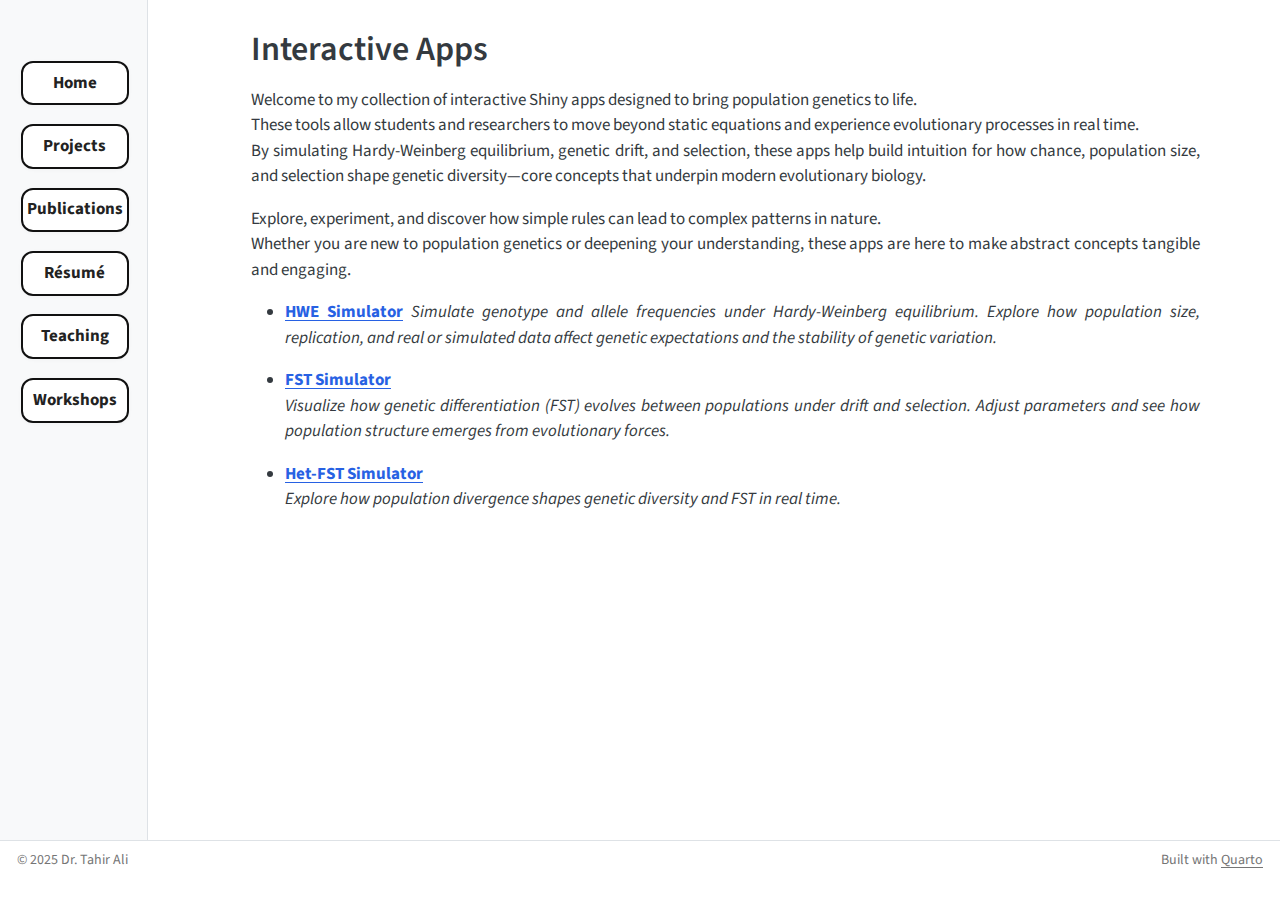
<file: teaching/interactive.html>
<!DOCTYPE html>
<html xmlns="http://www.w3.org/1999/xhtml" lang="en" xml:lang="en"><head>

<meta charset="utf-8">
<meta name="generator" content="quarto-1.8.24">

<meta name="viewport" content="width=device-width, initial-scale=1.0, user-scalable=yes">


<title>Interactive Apps – Dr.&nbsp;Tahir Ali</title>
<style>
code{white-space: pre-wrap;}
span.smallcaps{font-variant: small-caps;}
div.columns{display: flex; gap: min(4vw, 1.5em);}
div.column{flex: auto; overflow-x: auto;}
div.hanging-indent{margin-left: 1.5em; text-indent: -1.5em;}
ul.task-list{list-style: none;}
ul.task-list li input[type="checkbox"] {
  width: 0.8em;
  margin: 0 0.8em 0.2em -1em; /* quarto-specific, see https://github.com/quarto-dev/quarto-cli/issues/4556 */ 
  vertical-align: middle;
}
</style>


<script src="../site_libs/quarto-nav/quarto-nav.js"></script>
<script src="../site_libs/quarto-nav/headroom.min.js"></script>
<script src="../site_libs/clipboard/clipboard.min.js"></script>
<script src="../site_libs/quarto-search/autocomplete.umd.js"></script>
<script src="../site_libs/quarto-search/fuse.min.js"></script>
<script src="../site_libs/quarto-search/quarto-search.js"></script>
<meta name="quarto:offset" content="../">
<link href="../profile.webp" rel="icon">
<script src="../site_libs/quarto-html/quarto.js" type="module"></script>
<script src="../site_libs/quarto-html/tabsets/tabsets.js" type="module"></script>
<script src="../site_libs/quarto-html/axe/axe-check.js" type="module"></script>
<script src="../site_libs/quarto-html/popper.min.js"></script>
<script src="../site_libs/quarto-html/tippy.umd.min.js"></script>
<script src="../site_libs/quarto-html/anchor.min.js"></script>
<link href="../site_libs/quarto-html/tippy.css" rel="stylesheet">
<link href="../site_libs/quarto-html/quarto-syntax-highlighting-dc55a5b9e770e841cd82e46aadbfb9b0.css" rel="stylesheet" id="quarto-text-highlighting-styles">
<script src="../site_libs/bootstrap/bootstrap.min.js"></script>
<link href="../site_libs/bootstrap/bootstrap-icons.css" rel="stylesheet">
<link href="../site_libs/bootstrap/bootstrap-d06107c61514b348b5496435b78bae49.min.css" rel="stylesheet" append-hash="true" id="quarto-bootstrap" data-mode="light">
<script id="quarto-search-options" type="application/json">{
  "location": "sidebar",
  "copy-button": false,
  "collapse-after": 3,
  "panel-placement": "start",
  "type": "textbox",
  "limit": 50,
  "keyboard-shortcut": [
    "f",
    "/",
    "s"
  ],
  "show-item-context": false,
  "language": {
    "search-no-results-text": "No results",
    "search-matching-documents-text": "matching documents",
    "search-copy-link-title": "Copy link to search",
    "search-hide-matches-text": "Hide additional matches",
    "search-more-match-text": "more match in this document",
    "search-more-matches-text": "more matches in this document",
    "search-clear-button-title": "Clear",
    "search-text-placeholder": "",
    "search-detached-cancel-button-title": "Cancel",
    "search-submit-button-title": "Submit",
    "search-label": "Search"
  }
}</script>
<script async="" src="https://www.googletagmanager.com/gtag/js?id=G-0LPGXESG7T"></script>

<script type="text/javascript">

window.dataLayer = window.dataLayer || [];
function gtag(){dataLayer.push(arguments);}
gtag('js', new Date());
gtag('config', 'G-0LPGXESG7T', { 'anonymize_ip': true});
</script>


<link rel="stylesheet" href="../styles.css">
</head>

<body class="nav-sidebar docked fullcontent quarto-light">

<div id="quarto-search-results"></div>
  <header id="quarto-header" class="headroom fixed-top">
  <nav class="quarto-secondary-nav">
    <div class="container-fluid d-flex">
      <button type="button" class="quarto-btn-toggle btn" data-bs-toggle="collapse" role="button" data-bs-target=".quarto-sidebar-collapse-item" aria-controls="quarto-sidebar" aria-expanded="false" aria-label="Toggle sidebar navigation" onclick="if (window.quartoToggleHeadroom) { window.quartoToggleHeadroom(); }">
        <i class="bi bi-layout-text-sidebar-reverse"></i>
      </button>
        <nav class="quarto-page-breadcrumbs" aria-label="breadcrumb"><ol class="breadcrumb"><li class="breadcrumb-item">Interactive Apps</li></ol></nav>
        <a class="flex-grow-1" role="navigation" data-bs-toggle="collapse" data-bs-target=".quarto-sidebar-collapse-item" aria-controls="quarto-sidebar" aria-expanded="false" aria-label="Toggle sidebar navigation" onclick="if (window.quartoToggleHeadroom) { window.quartoToggleHeadroom(); }">      
        </a>
    </div>
  </nav>
</header>
<!-- content -->
<div id="quarto-content" class="quarto-container page-columns page-rows-contents page-layout-article">
<!-- sidebar -->
  <nav id="quarto-sidebar" class="sidebar collapse collapse-horizontal quarto-sidebar-collapse-item sidebar-navigation docked overflow-auto">
    <div class="pt-lg-2 mt-2 text-left sidebar-header">
      <a href="../index.html" class="sidebar-logo-link">
      </a>
      </div>
    <div class="sidebar-menu-container"> 
    <ul class="list-unstyled mt-1">
        <li class="sidebar-item">
  <div class="sidebar-item-container"> 
  <a href="../index.html" class="sidebar-item-text sidebar-link">
 <span class="menu-text">Home</span></a>
  </div>
</li>
        <li class="sidebar-item">
  <div class="sidebar-item-container"> 
  <a href="../projects.html" class="sidebar-item-text sidebar-link">
 <span class="menu-text">Projects</span></a>
  </div>
</li>
        <li class="sidebar-item">
  <div class="sidebar-item-container"> 
  <a href="../publications.html" class="sidebar-item-text sidebar-link">
 <span class="menu-text">Publications</span></a>
  </div>
</li>
        <li class="sidebar-item">
  <div class="sidebar-item-container"> 
  <a href="../cv.html" class="sidebar-item-text sidebar-link">
 <span class="menu-text">Résumé</span></a>
  </div>
</li>
        <li class="sidebar-item">
  <div class="sidebar-item-container"> 
  <a href="../teaching/teaching.html" class="sidebar-item-text sidebar-link">
 <span class="menu-text">Teaching</span></a>
  </div>
</li>
        <li class="sidebar-item">
  <div class="sidebar-item-container"> 
  <a href="../workshops.qmd" class="sidebar-item-text sidebar-link">
 <span class="menu-text">Workshops</span></a>
  </div>
</li>
    </ul>
    </div>
</nav>
<div id="quarto-sidebar-glass" class="quarto-sidebar-collapse-item" data-bs-toggle="collapse" data-bs-target=".quarto-sidebar-collapse-item"></div>
<!-- margin-sidebar -->
    
<!-- main -->
<main class="content" id="quarto-document-content">

<header id="title-block-header" class="quarto-title-block default">
<div class="quarto-title">
<h1 class="title">Interactive Apps</h1>
</div>



<div class="quarto-title-meta">

    
  
    
  </div>
  


</header>


<p>Welcome to my collection of interactive Shiny apps designed to bring population genetics to life.<br>
These tools allow students and researchers to move beyond static equations and experience evolutionary processes in real time.<br>
By simulating Hardy-Weinberg equilibrium, genetic drift, and selection, these apps help build intuition for how chance, population size, and selection shape genetic diversity—core concepts that underpin modern evolutionary biology.</p>
<p>Explore, experiment, and discover how simple rules can lead to complex patterns in nature.<br>
Whether you are new to population genetics or deepening your understanding, these apps are here to make abstract concepts tangible and engaging.</p>
<ul>
<li><p><a href="hwe_app.html"><strong>HWE Simulator</strong></a> <em>Simulate genotype and allele frequencies under Hardy-Weinberg equilibrium. Explore how population size, replication, and real or simulated data affect genetic expectations and the stability of genetic variation.</em></p></li>
<li><p><a href="fst_app.html"><strong>FST Simulator</strong></a><br>
<em>Visualize how genetic differentiation (FST) evolves between populations under drift and selection. Adjust parameters and see how population structure emerges from evolutionary forces.</em></p></li>
<li><p><a href="het_fst_app.html"><strong>Het-FST Simulator</strong></a><br>
<em>Explore how population divergence shapes genetic diversity and FST in real time.</em></p></li>
</ul>
<!-- Add more apps as needed -->



</main> <!-- /main -->
<script id="quarto-html-after-body" type="application/javascript">
  window.document.addEventListener("DOMContentLoaded", function (event) {
    const icon = "";
    const anchorJS = new window.AnchorJS();
    anchorJS.options = {
      placement: 'right',
      icon: icon
    };
    anchorJS.add('.anchored');
    const isCodeAnnotation = (el) => {
      for (const clz of el.classList) {
        if (clz.startsWith('code-annotation-')) {                     
          return true;
        }
      }
      return false;
    }
    const onCopySuccess = function(e) {
      // button target
      const button = e.trigger;
      // don't keep focus
      button.blur();
      // flash "checked"
      button.classList.add('code-copy-button-checked');
      var currentTitle = button.getAttribute("title");
      button.setAttribute("title", "Copied!");
      let tooltip;
      if (window.bootstrap) {
        button.setAttribute("data-bs-toggle", "tooltip");
        button.setAttribute("data-bs-placement", "left");
        button.setAttribute("data-bs-title", "Copied!");
        tooltip = new bootstrap.Tooltip(button, 
          { trigger: "manual", 
            customClass: "code-copy-button-tooltip",
            offset: [0, -8]});
        tooltip.show();    
      }
      setTimeout(function() {
        if (tooltip) {
          tooltip.hide();
          button.removeAttribute("data-bs-title");
          button.removeAttribute("data-bs-toggle");
          button.removeAttribute("data-bs-placement");
        }
        button.setAttribute("title", currentTitle);
        button.classList.remove('code-copy-button-checked');
      }, 1000);
      // clear code selection
      e.clearSelection();
    }
    const getTextToCopy = function(trigger) {
      const outerScaffold = trigger.parentElement.cloneNode(true);
      const codeEl = outerScaffold.querySelector('code');
      for (const childEl of codeEl.children) {
        if (isCodeAnnotation(childEl)) {
          childEl.remove();
        }
      }
      return codeEl.innerText;
    }
    const clipboard = new window.ClipboardJS('.code-copy-button:not([data-in-quarto-modal])', {
      text: getTextToCopy
    });
    clipboard.on('success', onCopySuccess);
    if (window.document.getElementById('quarto-embedded-source-code-modal')) {
      const clipboardModal = new window.ClipboardJS('.code-copy-button[data-in-quarto-modal]', {
        text: getTextToCopy,
        container: window.document.getElementById('quarto-embedded-source-code-modal')
      });
      clipboardModal.on('success', onCopySuccess);
    }
      var localhostRegex = new RegExp(/^(?:http|https):\/\/localhost\:?[0-9]*\//);
      var mailtoRegex = new RegExp(/^mailto:/);
        var filterRegex = new RegExp("https:\/\/tahirali-biomics\.github\.io");
      var isInternal = (href) => {
          return filterRegex.test(href) || localhostRegex.test(href) || mailtoRegex.test(href);
      }
      // Inspect non-navigation links and adorn them if external
     var links = window.document.querySelectorAll('a[href]:not(.nav-link):not(.navbar-brand):not(.toc-action):not(.sidebar-link):not(.sidebar-item-toggle):not(.pagination-link):not(.no-external):not([aria-hidden]):not(.dropdown-item):not(.quarto-navigation-tool):not(.about-link)');
      for (var i=0; i<links.length; i++) {
        const link = links[i];
        if (!isInternal(link.href)) {
          // undo the damage that might have been done by quarto-nav.js in the case of
          // links that we want to consider external
          if (link.dataset.originalHref !== undefined) {
            link.href = link.dataset.originalHref;
          }
        }
      }
    function tippyHover(el, contentFn, onTriggerFn, onUntriggerFn) {
      const config = {
        allowHTML: true,
        maxWidth: 500,
        delay: 100,
        arrow: false,
        appendTo: function(el) {
            return el.parentElement;
        },
        interactive: true,
        interactiveBorder: 10,
        theme: 'quarto',
        placement: 'bottom-start',
      };
      if (contentFn) {
        config.content = contentFn;
      }
      if (onTriggerFn) {
        config.onTrigger = onTriggerFn;
      }
      if (onUntriggerFn) {
        config.onUntrigger = onUntriggerFn;
      }
      window.tippy(el, config); 
    }
    const noterefs = window.document.querySelectorAll('a[role="doc-noteref"]');
    for (var i=0; i<noterefs.length; i++) {
      const ref = noterefs[i];
      tippyHover(ref, function() {
        // use id or data attribute instead here
        let href = ref.getAttribute('data-footnote-href') || ref.getAttribute('href');
        try { href = new URL(href).hash; } catch {}
        const id = href.replace(/^#\/?/, "");
        const note = window.document.getElementById(id);
        if (note) {
          return note.innerHTML;
        } else {
          return "";
        }
      });
    }
    const xrefs = window.document.querySelectorAll('a.quarto-xref');
    const processXRef = (id, note) => {
      // Strip column container classes
      const stripColumnClz = (el) => {
        el.classList.remove("page-full", "page-columns");
        if (el.children) {
          for (const child of el.children) {
            stripColumnClz(child);
          }
        }
      }
      stripColumnClz(note)
      if (id === null || id.startsWith('sec-')) {
        // Special case sections, only their first couple elements
        const container = document.createElement("div");
        if (note.children && note.children.length > 2) {
          container.appendChild(note.children[0].cloneNode(true));
          for (let i = 1; i < note.children.length; i++) {
            const child = note.children[i];
            if (child.tagName === "P" && child.innerText === "") {
              continue;
            } else {
              container.appendChild(child.cloneNode(true));
              break;
            }
          }
          if (window.Quarto?.typesetMath) {
            window.Quarto.typesetMath(container);
          }
          return container.innerHTML
        } else {
          if (window.Quarto?.typesetMath) {
            window.Quarto.typesetMath(note);
          }
          return note.innerHTML;
        }
      } else {
        // Remove any anchor links if they are present
        const anchorLink = note.querySelector('a.anchorjs-link');
        if (anchorLink) {
          anchorLink.remove();
        }
        if (window.Quarto?.typesetMath) {
          window.Quarto.typesetMath(note);
        }
        if (note.classList.contains("callout")) {
          return note.outerHTML;
        } else {
          return note.innerHTML;
        }
      }
    }
    for (var i=0; i<xrefs.length; i++) {
      const xref = xrefs[i];
      tippyHover(xref, undefined, function(instance) {
        instance.disable();
        let url = xref.getAttribute('href');
        let hash = undefined; 
        if (url.startsWith('#')) {
          hash = url;
        } else {
          try { hash = new URL(url).hash; } catch {}
        }
        if (hash) {
          const id = hash.replace(/^#\/?/, "");
          const note = window.document.getElementById(id);
          if (note !== null) {
            try {
              const html = processXRef(id, note.cloneNode(true));
              instance.setContent(html);
            } finally {
              instance.enable();
              instance.show();
            }
          } else {
            // See if we can fetch this
            fetch(url.split('#')[0])
            .then(res => res.text())
            .then(html => {
              const parser = new DOMParser();
              const htmlDoc = parser.parseFromString(html, "text/html");
              const note = htmlDoc.getElementById(id);
              if (note !== null) {
                const html = processXRef(id, note);
                instance.setContent(html);
              } 
            }).finally(() => {
              instance.enable();
              instance.show();
            });
          }
        } else {
          // See if we can fetch a full url (with no hash to target)
          // This is a special case and we should probably do some content thinning / targeting
          fetch(url)
          .then(res => res.text())
          .then(html => {
            const parser = new DOMParser();
            const htmlDoc = parser.parseFromString(html, "text/html");
            const note = htmlDoc.querySelector('main.content');
            if (note !== null) {
              // This should only happen for chapter cross references
              // (since there is no id in the URL)
              // remove the first header
              if (note.children.length > 0 && note.children[0].tagName === "HEADER") {
                note.children[0].remove();
              }
              const html = processXRef(null, note);
              instance.setContent(html);
            } 
          }).finally(() => {
            instance.enable();
            instance.show();
          });
        }
      }, function(instance) {
      });
    }
        let selectedAnnoteEl;
        const selectorForAnnotation = ( cell, annotation) => {
          let cellAttr = 'data-code-cell="' + cell + '"';
          let lineAttr = 'data-code-annotation="' +  annotation + '"';
          const selector = 'span[' + cellAttr + '][' + lineAttr + ']';
          return selector;
        }
        const selectCodeLines = (annoteEl) => {
          const doc = window.document;
          const targetCell = annoteEl.getAttribute("data-target-cell");
          const targetAnnotation = annoteEl.getAttribute("data-target-annotation");
          const annoteSpan = window.document.querySelector(selectorForAnnotation(targetCell, targetAnnotation));
          const lines = annoteSpan.getAttribute("data-code-lines").split(",");
          const lineIds = lines.map((line) => {
            return targetCell + "-" + line;
          })
          let top = null;
          let height = null;
          let parent = null;
          if (lineIds.length > 0) {
              //compute the position of the single el (top and bottom and make a div)
              const el = window.document.getElementById(lineIds[0]);
              top = el.offsetTop;
              height = el.offsetHeight;
              parent = el.parentElement.parentElement;
            if (lineIds.length > 1) {
              const lastEl = window.document.getElementById(lineIds[lineIds.length - 1]);
              const bottom = lastEl.offsetTop + lastEl.offsetHeight;
              height = bottom - top;
            }
            if (top !== null && height !== null && parent !== null) {
              // cook up a div (if necessary) and position it 
              let div = window.document.getElementById("code-annotation-line-highlight");
              if (div === null) {
                div = window.document.createElement("div");
                div.setAttribute("id", "code-annotation-line-highlight");
                div.style.position = 'absolute';
                parent.appendChild(div);
              }
              div.style.top = top - 2 + "px";
              div.style.height = height + 4 + "px";
              div.style.left = 0;
              let gutterDiv = window.document.getElementById("code-annotation-line-highlight-gutter");
              if (gutterDiv === null) {
                gutterDiv = window.document.createElement("div");
                gutterDiv.setAttribute("id", "code-annotation-line-highlight-gutter");
                gutterDiv.style.position = 'absolute';
                const codeCell = window.document.getElementById(targetCell);
                const gutter = codeCell.querySelector('.code-annotation-gutter');
                gutter.appendChild(gutterDiv);
              }
              gutterDiv.style.top = top - 2 + "px";
              gutterDiv.style.height = height + 4 + "px";
            }
            selectedAnnoteEl = annoteEl;
          }
        };
        const unselectCodeLines = () => {
          const elementsIds = ["code-annotation-line-highlight", "code-annotation-line-highlight-gutter"];
          elementsIds.forEach((elId) => {
            const div = window.document.getElementById(elId);
            if (div) {
              div.remove();
            }
          });
          selectedAnnoteEl = undefined;
        };
          // Handle positioning of the toggle
      window.addEventListener(
        "resize",
        throttle(() => {
          elRect = undefined;
          if (selectedAnnoteEl) {
            selectCodeLines(selectedAnnoteEl);
          }
        }, 10)
      );
      function throttle(fn, ms) {
      let throttle = false;
      let timer;
        return (...args) => {
          if(!throttle) { // first call gets through
              fn.apply(this, args);
              throttle = true;
          } else { // all the others get throttled
              if(timer) clearTimeout(timer); // cancel #2
              timer = setTimeout(() => {
                fn.apply(this, args);
                timer = throttle = false;
              }, ms);
          }
        };
      }
        // Attach click handler to the DT
        const annoteDls = window.document.querySelectorAll('dt[data-target-cell]');
        for (const annoteDlNode of annoteDls) {
          annoteDlNode.addEventListener('click', (event) => {
            const clickedEl = event.target;
            if (clickedEl !== selectedAnnoteEl) {
              unselectCodeLines();
              const activeEl = window.document.querySelector('dt[data-target-cell].code-annotation-active');
              if (activeEl) {
                activeEl.classList.remove('code-annotation-active');
              }
              selectCodeLines(clickedEl);
              clickedEl.classList.add('code-annotation-active');
            } else {
              // Unselect the line
              unselectCodeLines();
              clickedEl.classList.remove('code-annotation-active');
            }
          });
        }
    const findCites = (el) => {
      const parentEl = el.parentElement;
      if (parentEl) {
        const cites = parentEl.dataset.cites;
        if (cites) {
          return {
            el,
            cites: cites.split(' ')
          };
        } else {
          return findCites(el.parentElement)
        }
      } else {
        return undefined;
      }
    };
    var bibliorefs = window.document.querySelectorAll('a[role="doc-biblioref"]');
    for (var i=0; i<bibliorefs.length; i++) {
      const ref = bibliorefs[i];
      const citeInfo = findCites(ref);
      if (citeInfo) {
        tippyHover(citeInfo.el, function() {
          var popup = window.document.createElement('div');
          citeInfo.cites.forEach(function(cite) {
            var citeDiv = window.document.createElement('div');
            citeDiv.classList.add('hanging-indent');
            citeDiv.classList.add('csl-entry');
            var biblioDiv = window.document.getElementById('ref-' + cite);
            if (biblioDiv) {
              citeDiv.innerHTML = biblioDiv.innerHTML;
            }
            popup.appendChild(citeDiv);
          });
          return popup.innerHTML;
        });
      }
    }
  });
  </script>
</div> <!-- /content -->
<footer class="footer">
  <div class="nav-footer">
    <div class="nav-footer-left">
<p>© 2025 Dr.&nbsp;Tahir Ali</p>
</div>   
    <div class="nav-footer-center">
      &nbsp;
    </div>
    <div class="nav-footer-right">
<p>Built with <a href="https://quarto.org/">Quarto</a></p>
</div>
  </div>
</footer>




</body></html>
</file>
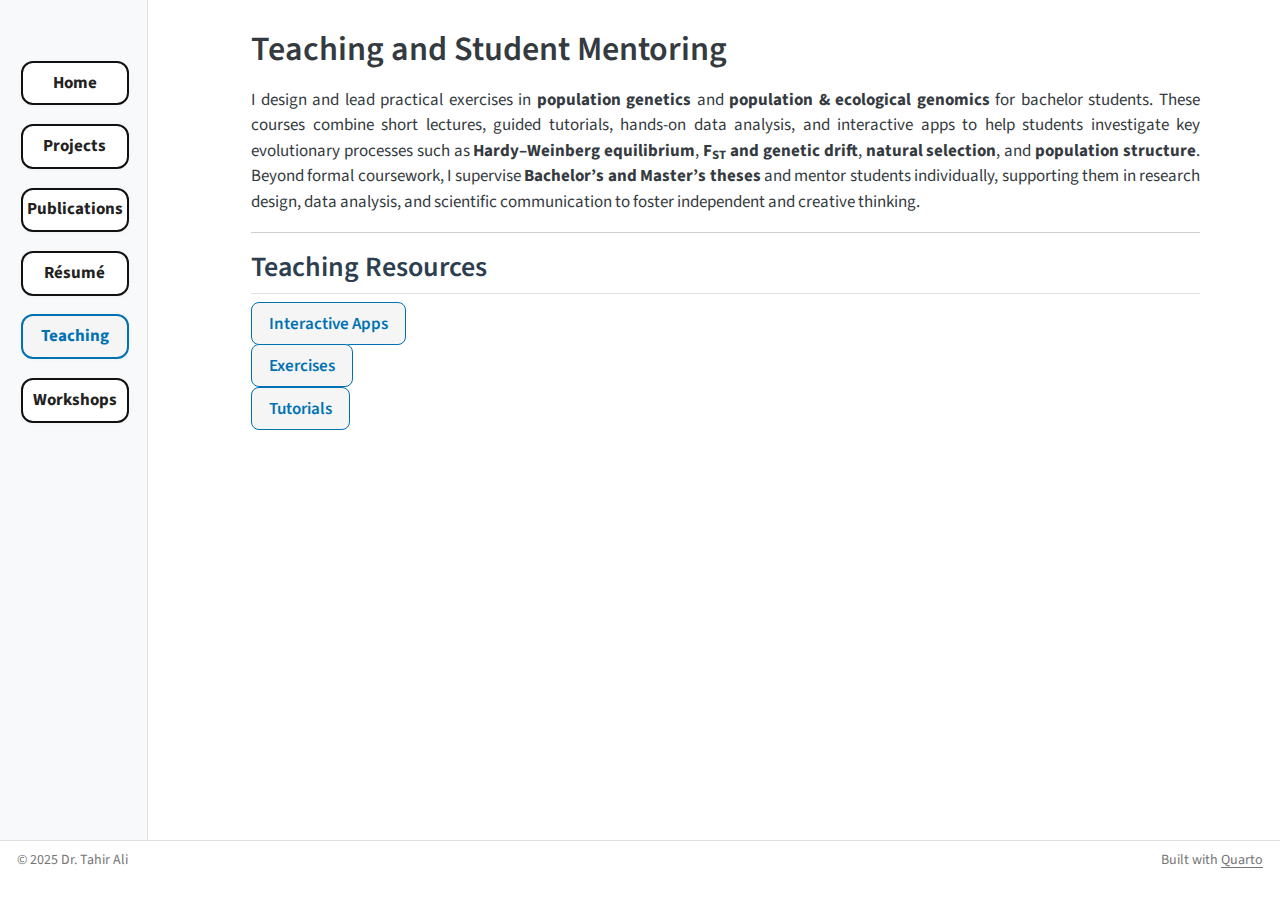
<file: teaching/teaching.html>
<!DOCTYPE html>
<html xmlns="http://www.w3.org/1999/xhtml" lang="en" xml:lang="en"><head>

<meta charset="utf-8">
<meta name="generator" content="quarto-1.8.24">

<meta name="viewport" content="width=device-width, initial-scale=1.0, user-scalable=yes">


<title>Teaching and Student Mentoring – Dr.&nbsp;Tahir Ali</title>
<style>
code{white-space: pre-wrap;}
span.smallcaps{font-variant: small-caps;}
div.columns{display: flex; gap: min(4vw, 1.5em);}
div.column{flex: auto; overflow-x: auto;}
div.hanging-indent{margin-left: 1.5em; text-indent: -1.5em;}
ul.task-list{list-style: none;}
ul.task-list li input[type="checkbox"] {
  width: 0.8em;
  margin: 0 0.8em 0.2em -1em; /* quarto-specific, see https://github.com/quarto-dev/quarto-cli/issues/4556 */ 
  vertical-align: middle;
}
</style>


<script src="../site_libs/quarto-nav/quarto-nav.js"></script>
<script src="../site_libs/quarto-nav/headroom.min.js"></script>
<script src="../site_libs/clipboard/clipboard.min.js"></script>
<script src="../site_libs/quarto-search/autocomplete.umd.js"></script>
<script src="../site_libs/quarto-search/fuse.min.js"></script>
<script src="../site_libs/quarto-search/quarto-search.js"></script>
<meta name="quarto:offset" content="../">
<link href="../profile.webp" rel="icon">
<script src="../site_libs/quarto-html/quarto.js" type="module"></script>
<script src="../site_libs/quarto-html/tabsets/tabsets.js" type="module"></script>
<script src="../site_libs/quarto-html/axe/axe-check.js" type="module"></script>
<script src="../site_libs/quarto-html/popper.min.js"></script>
<script src="../site_libs/quarto-html/tippy.umd.min.js"></script>
<script src="../site_libs/quarto-html/anchor.min.js"></script>
<link href="../site_libs/quarto-html/tippy.css" rel="stylesheet">
<link href="../site_libs/quarto-html/quarto-syntax-highlighting-dc55a5b9e770e841cd82e46aadbfb9b0.css" rel="stylesheet" id="quarto-text-highlighting-styles">
<script src="../site_libs/bootstrap/bootstrap.min.js"></script>
<link href="../site_libs/bootstrap/bootstrap-icons.css" rel="stylesheet">
<link href="../site_libs/bootstrap/bootstrap-d06107c61514b348b5496435b78bae49.min.css" rel="stylesheet" append-hash="true" id="quarto-bootstrap" data-mode="light">
<script id="quarto-search-options" type="application/json">{
  "location": "sidebar",
  "copy-button": false,
  "collapse-after": 3,
  "panel-placement": "start",
  "type": "textbox",
  "limit": 50,
  "keyboard-shortcut": [
    "f",
    "/",
    "s"
  ],
  "show-item-context": false,
  "language": {
    "search-no-results-text": "No results",
    "search-matching-documents-text": "matching documents",
    "search-copy-link-title": "Copy link to search",
    "search-hide-matches-text": "Hide additional matches",
    "search-more-match-text": "more match in this document",
    "search-more-matches-text": "more matches in this document",
    "search-clear-button-title": "Clear",
    "search-text-placeholder": "",
    "search-detached-cancel-button-title": "Cancel",
    "search-submit-button-title": "Submit",
    "search-label": "Search"
  }
}</script>
<script async="" src="https://www.googletagmanager.com/gtag/js?id=G-0LPGXESG7T"></script>

<script type="text/javascript">

window.dataLayer = window.dataLayer || [];
function gtag(){dataLayer.push(arguments);}
gtag('js', new Date());
gtag('config', 'G-0LPGXESG7T', { 'anonymize_ip': true});
</script>


<link rel="stylesheet" href="../styles.css">
</head>

<body class="nav-sidebar docked fullcontent quarto-light">

<div id="quarto-search-results"></div>
  <header id="quarto-header" class="headroom fixed-top">
  <nav class="quarto-secondary-nav">
    <div class="container-fluid d-flex">
      <button type="button" class="quarto-btn-toggle btn" data-bs-toggle="collapse" role="button" data-bs-target=".quarto-sidebar-collapse-item" aria-controls="quarto-sidebar" aria-expanded="false" aria-label="Toggle sidebar navigation" onclick="if (window.quartoToggleHeadroom) { window.quartoToggleHeadroom(); }">
        <i class="bi bi-layout-text-sidebar-reverse"></i>
      </button>
        <nav class="quarto-page-breadcrumbs" aria-label="breadcrumb"><ol class="breadcrumb"><li class="breadcrumb-item"><a href="../teaching/teaching.html">Teaching</a></li></ol></nav>
        <a class="flex-grow-1" role="navigation" data-bs-toggle="collapse" data-bs-target=".quarto-sidebar-collapse-item" aria-controls="quarto-sidebar" aria-expanded="false" aria-label="Toggle sidebar navigation" onclick="if (window.quartoToggleHeadroom) { window.quartoToggleHeadroom(); }">      
        </a>
    </div>
  </nav>
</header>
<!-- content -->
<div id="quarto-content" class="quarto-container page-columns page-rows-contents page-layout-article">
<!-- sidebar -->
  <nav id="quarto-sidebar" class="sidebar collapse collapse-horizontal quarto-sidebar-collapse-item sidebar-navigation docked overflow-auto">
    <div class="pt-lg-2 mt-2 text-left sidebar-header">
      <a href="../index.html" class="sidebar-logo-link">
      </a>
      </div>
    <div class="sidebar-menu-container"> 
    <ul class="list-unstyled mt-1">
        <li class="sidebar-item">
  <div class="sidebar-item-container"> 
  <a href="../index.html" class="sidebar-item-text sidebar-link">
 <span class="menu-text">Home</span></a>
  </div>
</li>
        <li class="sidebar-item">
  <div class="sidebar-item-container"> 
  <a href="../projects.html" class="sidebar-item-text sidebar-link">
 <span class="menu-text">Projects</span></a>
  </div>
</li>
        <li class="sidebar-item">
  <div class="sidebar-item-container"> 
  <a href="../publications.html" class="sidebar-item-text sidebar-link">
 <span class="menu-text">Publications</span></a>
  </div>
</li>
        <li class="sidebar-item">
  <div class="sidebar-item-container"> 
  <a href="../cv.html" class="sidebar-item-text sidebar-link">
 <span class="menu-text">Résumé</span></a>
  </div>
</li>
        <li class="sidebar-item">
  <div class="sidebar-item-container"> 
  <a href="../teaching/teaching.html" class="sidebar-item-text sidebar-link active">
 <span class="menu-text">Teaching</span></a>
  </div>
</li>
        <li class="sidebar-item">
  <div class="sidebar-item-container"> 
  <a href="../workshops.qmd" class="sidebar-item-text sidebar-link">
 <span class="menu-text">Workshops</span></a>
  </div>
</li>
    </ul>
    </div>
</nav>
<div id="quarto-sidebar-glass" class="quarto-sidebar-collapse-item" data-bs-toggle="collapse" data-bs-target=".quarto-sidebar-collapse-item"></div>
<!-- margin-sidebar -->
    
<!-- main -->
<main class="content" id="quarto-document-content">

<header id="title-block-header" class="quarto-title-block default">
<div class="quarto-title">
<h1 class="title">Teaching and Student Mentoring</h1>
</div>



<div class="quarto-title-meta">

    
  
    
  </div>
  


</header>


<p>I design and lead practical exercises in <strong>population genetics</strong> and <strong>population &amp; ecological genomics</strong> for bachelor students. These courses combine short lectures, guided tutorials, hands-on data analysis, and interactive apps to help students investigate key evolutionary processes such as <strong>Hardy–Weinberg equilibrium</strong>, <strong>F<sub>ST</sub> and genetic drift</strong>, <strong>natural selection</strong>, and <strong>population structure</strong>. Beyond formal coursework, I supervise <strong>Bachelor’s and Master’s theses</strong> and mentor students individually, supporting them in research design, data analysis, and scientific communication to foster independent and creative thinking.</p>
<hr>
<section id="teaching-resources" class="level2">
<h2 class="anchored" data-anchor-id="teaching-resources">Teaching Resources</h2>
<div class="tab-links" style="margin-top: 1em; margin-bottom: 2em;">
<p><a href="interactive.html" class="tab-link" target="_self" style="margin-right: 1em; padding: 0.5em 1em; border: 1.5px solid #0072B2; border-radius: 8px; background: #f5f5f5; color: #0072B2; font-weight: 600; text-decoration: none;">Interactive Apps</a></p>
<p><a href="exercises.html" class="tab-link" target="_self" style="margin-right: 1em; padding: 0.5em 1em; border: 1.5px solid #0072B2; border-radius: 8px; background: #f5f5f5; color: #0072B2; font-weight: 600; text-decoration: none;">Exercises</a></p>
<p><a href="tutorials.html" class="tab-link" target="_self" style="padding: 0.5em 1em; border: 1.5px solid #0072B2; border-radius: 8px; background: #f5f5f5; color: #0072B2; font-weight: 600; text-decoration: none;">Tutorials</a></p>
</div>


</section>

</main> <!-- /main -->
<script id="quarto-html-after-body" type="application/javascript">
  window.document.addEventListener("DOMContentLoaded", function (event) {
    const icon = "";
    const anchorJS = new window.AnchorJS();
    anchorJS.options = {
      placement: 'right',
      icon: icon
    };
    anchorJS.add('.anchored');
    const isCodeAnnotation = (el) => {
      for (const clz of el.classList) {
        if (clz.startsWith('code-annotation-')) {                     
          return true;
        }
      }
      return false;
    }
    const onCopySuccess = function(e) {
      // button target
      const button = e.trigger;
      // don't keep focus
      button.blur();
      // flash "checked"
      button.classList.add('code-copy-button-checked');
      var currentTitle = button.getAttribute("title");
      button.setAttribute("title", "Copied!");
      let tooltip;
      if (window.bootstrap) {
        button.setAttribute("data-bs-toggle", "tooltip");
        button.setAttribute("data-bs-placement", "left");
        button.setAttribute("data-bs-title", "Copied!");
        tooltip = new bootstrap.Tooltip(button, 
          { trigger: "manual", 
            customClass: "code-copy-button-tooltip",
            offset: [0, -8]});
        tooltip.show();    
      }
      setTimeout(function() {
        if (tooltip) {
          tooltip.hide();
          button.removeAttribute("data-bs-title");
          button.removeAttribute("data-bs-toggle");
          button.removeAttribute("data-bs-placement");
        }
        button.setAttribute("title", currentTitle);
        button.classList.remove('code-copy-button-checked');
      }, 1000);
      // clear code selection
      e.clearSelection();
    }
    const getTextToCopy = function(trigger) {
      const outerScaffold = trigger.parentElement.cloneNode(true);
      const codeEl = outerScaffold.querySelector('code');
      for (const childEl of codeEl.children) {
        if (isCodeAnnotation(childEl)) {
          childEl.remove();
        }
      }
      return codeEl.innerText;
    }
    const clipboard = new window.ClipboardJS('.code-copy-button:not([data-in-quarto-modal])', {
      text: getTextToCopy
    });
    clipboard.on('success', onCopySuccess);
    if (window.document.getElementById('quarto-embedded-source-code-modal')) {
      const clipboardModal = new window.ClipboardJS('.code-copy-button[data-in-quarto-modal]', {
        text: getTextToCopy,
        container: window.document.getElementById('quarto-embedded-source-code-modal')
      });
      clipboardModal.on('success', onCopySuccess);
    }
      var localhostRegex = new RegExp(/^(?:http|https):\/\/localhost\:?[0-9]*\//);
      var mailtoRegex = new RegExp(/^mailto:/);
        var filterRegex = new RegExp("https:\/\/tahirali-biomics\.github\.io");
      var isInternal = (href) => {
          return filterRegex.test(href) || localhostRegex.test(href) || mailtoRegex.test(href);
      }
      // Inspect non-navigation links and adorn them if external
     var links = window.document.querySelectorAll('a[href]:not(.nav-link):not(.navbar-brand):not(.toc-action):not(.sidebar-link):not(.sidebar-item-toggle):not(.pagination-link):not(.no-external):not([aria-hidden]):not(.dropdown-item):not(.quarto-navigation-tool):not(.about-link)');
      for (var i=0; i<links.length; i++) {
        const link = links[i];
        if (!isInternal(link.href)) {
          // undo the damage that might have been done by quarto-nav.js in the case of
          // links that we want to consider external
          if (link.dataset.originalHref !== undefined) {
            link.href = link.dataset.originalHref;
          }
        }
      }
    function tippyHover(el, contentFn, onTriggerFn, onUntriggerFn) {
      const config = {
        allowHTML: true,
        maxWidth: 500,
        delay: 100,
        arrow: false,
        appendTo: function(el) {
            return el.parentElement;
        },
        interactive: true,
        interactiveBorder: 10,
        theme: 'quarto',
        placement: 'bottom-start',
      };
      if (contentFn) {
        config.content = contentFn;
      }
      if (onTriggerFn) {
        config.onTrigger = onTriggerFn;
      }
      if (onUntriggerFn) {
        config.onUntrigger = onUntriggerFn;
      }
      window.tippy(el, config); 
    }
    const noterefs = window.document.querySelectorAll('a[role="doc-noteref"]');
    for (var i=0; i<noterefs.length; i++) {
      const ref = noterefs[i];
      tippyHover(ref, function() {
        // use id or data attribute instead here
        let href = ref.getAttribute('data-footnote-href') || ref.getAttribute('href');
        try { href = new URL(href).hash; } catch {}
        const id = href.replace(/^#\/?/, "");
        const note = window.document.getElementById(id);
        if (note) {
          return note.innerHTML;
        } else {
          return "";
        }
      });
    }
    const xrefs = window.document.querySelectorAll('a.quarto-xref');
    const processXRef = (id, note) => {
      // Strip column container classes
      const stripColumnClz = (el) => {
        el.classList.remove("page-full", "page-columns");
        if (el.children) {
          for (const child of el.children) {
            stripColumnClz(child);
          }
        }
      }
      stripColumnClz(note)
      if (id === null || id.startsWith('sec-')) {
        // Special case sections, only their first couple elements
        const container = document.createElement("div");
        if (note.children && note.children.length > 2) {
          container.appendChild(note.children[0].cloneNode(true));
          for (let i = 1; i < note.children.length; i++) {
            const child = note.children[i];
            if (child.tagName === "P" && child.innerText === "") {
              continue;
            } else {
              container.appendChild(child.cloneNode(true));
              break;
            }
          }
          if (window.Quarto?.typesetMath) {
            window.Quarto.typesetMath(container);
          }
          return container.innerHTML
        } else {
          if (window.Quarto?.typesetMath) {
            window.Quarto.typesetMath(note);
          }
          return note.innerHTML;
        }
      } else {
        // Remove any anchor links if they are present
        const anchorLink = note.querySelector('a.anchorjs-link');
        if (anchorLink) {
          anchorLink.remove();
        }
        if (window.Quarto?.typesetMath) {
          window.Quarto.typesetMath(note);
        }
        if (note.classList.contains("callout")) {
          return note.outerHTML;
        } else {
          return note.innerHTML;
        }
      }
    }
    for (var i=0; i<xrefs.length; i++) {
      const xref = xrefs[i];
      tippyHover(xref, undefined, function(instance) {
        instance.disable();
        let url = xref.getAttribute('href');
        let hash = undefined; 
        if (url.startsWith('#')) {
          hash = url;
        } else {
          try { hash = new URL(url).hash; } catch {}
        }
        if (hash) {
          const id = hash.replace(/^#\/?/, "");
          const note = window.document.getElementById(id);
          if (note !== null) {
            try {
              const html = processXRef(id, note.cloneNode(true));
              instance.setContent(html);
            } finally {
              instance.enable();
              instance.show();
            }
          } else {
            // See if we can fetch this
            fetch(url.split('#')[0])
            .then(res => res.text())
            .then(html => {
              const parser = new DOMParser();
              const htmlDoc = parser.parseFromString(html, "text/html");
              const note = htmlDoc.getElementById(id);
              if (note !== null) {
                const html = processXRef(id, note);
                instance.setContent(html);
              } 
            }).finally(() => {
              instance.enable();
              instance.show();
            });
          }
        } else {
          // See if we can fetch a full url (with no hash to target)
          // This is a special case and we should probably do some content thinning / targeting
          fetch(url)
          .then(res => res.text())
          .then(html => {
            const parser = new DOMParser();
            const htmlDoc = parser.parseFromString(html, "text/html");
            const note = htmlDoc.querySelector('main.content');
            if (note !== null) {
              // This should only happen for chapter cross references
              // (since there is no id in the URL)
              // remove the first header
              if (note.children.length > 0 && note.children[0].tagName === "HEADER") {
                note.children[0].remove();
              }
              const html = processXRef(null, note);
              instance.setContent(html);
            } 
          }).finally(() => {
            instance.enable();
            instance.show();
          });
        }
      }, function(instance) {
      });
    }
        let selectedAnnoteEl;
        const selectorForAnnotation = ( cell, annotation) => {
          let cellAttr = 'data-code-cell="' + cell + '"';
          let lineAttr = 'data-code-annotation="' +  annotation + '"';
          const selector = 'span[' + cellAttr + '][' + lineAttr + ']';
          return selector;
        }
        const selectCodeLines = (annoteEl) => {
          const doc = window.document;
          const targetCell = annoteEl.getAttribute("data-target-cell");
          const targetAnnotation = annoteEl.getAttribute("data-target-annotation");
          const annoteSpan = window.document.querySelector(selectorForAnnotation(targetCell, targetAnnotation));
          const lines = annoteSpan.getAttribute("data-code-lines").split(",");
          const lineIds = lines.map((line) => {
            return targetCell + "-" + line;
          })
          let top = null;
          let height = null;
          let parent = null;
          if (lineIds.length > 0) {
              //compute the position of the single el (top and bottom and make a div)
              const el = window.document.getElementById(lineIds[0]);
              top = el.offsetTop;
              height = el.offsetHeight;
              parent = el.parentElement.parentElement;
            if (lineIds.length > 1) {
              const lastEl = window.document.getElementById(lineIds[lineIds.length - 1]);
              const bottom = lastEl.offsetTop + lastEl.offsetHeight;
              height = bottom - top;
            }
            if (top !== null && height !== null && parent !== null) {
              // cook up a div (if necessary) and position it 
              let div = window.document.getElementById("code-annotation-line-highlight");
              if (div === null) {
                div = window.document.createElement("div");
                div.setAttribute("id", "code-annotation-line-highlight");
                div.style.position = 'absolute';
                parent.appendChild(div);
              }
              div.style.top = top - 2 + "px";
              div.style.height = height + 4 + "px";
              div.style.left = 0;
              let gutterDiv = window.document.getElementById("code-annotation-line-highlight-gutter");
              if (gutterDiv === null) {
                gutterDiv = window.document.createElement("div");
                gutterDiv.setAttribute("id", "code-annotation-line-highlight-gutter");
                gutterDiv.style.position = 'absolute';
                const codeCell = window.document.getElementById(targetCell);
                const gutter = codeCell.querySelector('.code-annotation-gutter');
                gutter.appendChild(gutterDiv);
              }
              gutterDiv.style.top = top - 2 + "px";
              gutterDiv.style.height = height + 4 + "px";
            }
            selectedAnnoteEl = annoteEl;
          }
        };
        const unselectCodeLines = () => {
          const elementsIds = ["code-annotation-line-highlight", "code-annotation-line-highlight-gutter"];
          elementsIds.forEach((elId) => {
            const div = window.document.getElementById(elId);
            if (div) {
              div.remove();
            }
          });
          selectedAnnoteEl = undefined;
        };
          // Handle positioning of the toggle
      window.addEventListener(
        "resize",
        throttle(() => {
          elRect = undefined;
          if (selectedAnnoteEl) {
            selectCodeLines(selectedAnnoteEl);
          }
        }, 10)
      );
      function throttle(fn, ms) {
      let throttle = false;
      let timer;
        return (...args) => {
          if(!throttle) { // first call gets through
              fn.apply(this, args);
              throttle = true;
          } else { // all the others get throttled
              if(timer) clearTimeout(timer); // cancel #2
              timer = setTimeout(() => {
                fn.apply(this, args);
                timer = throttle = false;
              }, ms);
          }
        };
      }
        // Attach click handler to the DT
        const annoteDls = window.document.querySelectorAll('dt[data-target-cell]');
        for (const annoteDlNode of annoteDls) {
          annoteDlNode.addEventListener('click', (event) => {
            const clickedEl = event.target;
            if (clickedEl !== selectedAnnoteEl) {
              unselectCodeLines();
              const activeEl = window.document.querySelector('dt[data-target-cell].code-annotation-active');
              if (activeEl) {
                activeEl.classList.remove('code-annotation-active');
              }
              selectCodeLines(clickedEl);
              clickedEl.classList.add('code-annotation-active');
            } else {
              // Unselect the line
              unselectCodeLines();
              clickedEl.classList.remove('code-annotation-active');
            }
          });
        }
    const findCites = (el) => {
      const parentEl = el.parentElement;
      if (parentEl) {
        const cites = parentEl.dataset.cites;
        if (cites) {
          return {
            el,
            cites: cites.split(' ')
          };
        } else {
          return findCites(el.parentElement)
        }
      } else {
        return undefined;
      }
    };
    var bibliorefs = window.document.querySelectorAll('a[role="doc-biblioref"]');
    for (var i=0; i<bibliorefs.length; i++) {
      const ref = bibliorefs[i];
      const citeInfo = findCites(ref);
      if (citeInfo) {
        tippyHover(citeInfo.el, function() {
          var popup = window.document.createElement('div');
          citeInfo.cites.forEach(function(cite) {
            var citeDiv = window.document.createElement('div');
            citeDiv.classList.add('hanging-indent');
            citeDiv.classList.add('csl-entry');
            var biblioDiv = window.document.getElementById('ref-' + cite);
            if (biblioDiv) {
              citeDiv.innerHTML = biblioDiv.innerHTML;
            }
            popup.appendChild(citeDiv);
          });
          return popup.innerHTML;
        });
      }
    }
  });
  </script>
</div> <!-- /content -->
<footer class="footer">
  <div class="nav-footer">
    <div class="nav-footer-left">
<p>© 2025 Dr.&nbsp;Tahir Ali</p>
</div>   
    <div class="nav-footer-center">
      &nbsp;
    </div>
    <div class="nav-footer-right">
<p>Built with <a href="https://quarto.org/">Quarto</a></p>
</div>
  </div>
</footer>




</body></html>
</file>
<file: site_libs/quarto-html/tippy.css>
.tippy-box[data-animation=fade][data-state=hidden]{opacity:0}[data-tippy-root]{max-width:calc(100vw - 10px)}.tippy-box{position:relative;background-color:#333;color:#fff;border-radius:4px;font-size:14px;line-height:1.4;white-space:normal;outline:0;transition-property:transform,visibility,opacity}.tippy-box[data-placement^=top]>.tippy-arrow{bottom:0}.tippy-box[data-placement^=top]>.tippy-arrow:before{bottom:-7px;left:0;border-width:8px 8px 0;border-top-color:initial;transform-origin:center top}.tippy-box[data-placement^=bottom]>.tippy-arrow{top:0}.tippy-box[data-placement^=bottom]>.tippy-arrow:before{top:-7px;left:0;border-width:0 8px 8px;border-bottom-color:initial;transform-origin:center bottom}.tippy-box[data-placement^=left]>.tippy-arrow{right:0}.tippy-box[data-placement^=left]>.tippy-arrow:before{border-width:8px 0 8px 8px;border-left-color:initial;right:-7px;transform-origin:center left}.tippy-box[data-placement^=right]>.tippy-arrow{left:0}.tippy-box[data-placement^=right]>.tippy-arrow:before{left:-7px;border-width:8px 8px 8px 0;border-right-color:initial;transform-origin:center right}.tippy-box[data-inertia][data-state=visible]{transition-timing-function:cubic-bezier(.54,1.5,.38,1.11)}.tippy-arrow{width:16px;height:16px;color:#333}.tippy-arrow:before{content:"";position:absolute;border-color:transparent;border-style:solid}.tippy-content{position:relative;padding:5px 9px;z-index:1}
</file>
<file: site_libs/quarto-html/quarto-syntax-highlighting-dc55a5b9e770e841cd82e46aadbfb9b0.css>
/* quarto syntax highlight colors */
:root {
  --quarto-hl-ot-color: #003B4F;
  --quarto-hl-at-color: #657422;
  --quarto-hl-ss-color: #20794D;
  --quarto-hl-an-color: #5E5E5E;
  --quarto-hl-fu-color: #4758AB;
  --quarto-hl-st-color: #20794D;
  --quarto-hl-cf-color: #003B4F;
  --quarto-hl-op-color: #5E5E5E;
  --quarto-hl-er-color: #AD0000;
  --quarto-hl-bn-color: #AD0000;
  --quarto-hl-al-color: #AD0000;
  --quarto-hl-va-color: #111111;
  --quarto-hl-bu-color: inherit;
  --quarto-hl-ex-color: inherit;
  --quarto-hl-pp-color: #AD0000;
  --quarto-hl-in-color: #5E5E5E;
  --quarto-hl-vs-color: #20794D;
  --quarto-hl-wa-color: #5E5E5E;
  --quarto-hl-do-color: #5E5E5E;
  --quarto-hl-im-color: #00769E;
  --quarto-hl-ch-color: #20794D;
  --quarto-hl-dt-color: #AD0000;
  --quarto-hl-fl-color: #AD0000;
  --quarto-hl-co-color: #5E5E5E;
  --quarto-hl-cv-color: #5E5E5E;
  --quarto-hl-cn-color: #8f5902;
  --quarto-hl-sc-color: #5E5E5E;
  --quarto-hl-dv-color: #AD0000;
  --quarto-hl-kw-color: #003B4F;
}

/* other quarto variables */
:root {
  --quarto-font-monospace: SFMono-Regular, Menlo, Monaco, Consolas, "Liberation Mono", "Courier New", monospace;
}

/* syntax highlight based on Pandoc's rules */
pre > code.sourceCode > span {
  color: #003B4F;
}

code.sourceCode > span {
  color: #003B4F;
}

div.sourceCode,
div.sourceCode pre.sourceCode {
  color: #003B4F;
}

/* Normal */
code span {
  color: #003B4F;
}

/* Alert */
code span.al {
  color: #AD0000;
  font-style: inherit;
}

/* Annotation */
code span.an {
  color: #5E5E5E;
  font-style: inherit;
}

/* Attribute */
code span.at {
  color: #657422;
  font-style: inherit;
}

/* BaseN */
code span.bn {
  color: #AD0000;
  font-style: inherit;
}

/* BuiltIn */
code span.bu {
  font-style: inherit;
}

/* ControlFlow */
code span.cf {
  color: #003B4F;
  font-weight: bold;
  font-style: inherit;
}

/* Char */
code span.ch {
  color: #20794D;
  font-style: inherit;
}

/* Constant */
code span.cn {
  color: #8f5902;
  font-style: inherit;
}

/* Comment */
code span.co {
  color: #5E5E5E;
  font-style: inherit;
}

/* CommentVar */
code span.cv {
  color: #5E5E5E;
  font-style: italic;
}

/* Documentation */
code span.do {
  color: #5E5E5E;
  font-style: italic;
}

/* DataType */
code span.dt {
  color: #AD0000;
  font-style: inherit;
}

/* DecVal */
code span.dv {
  color: #AD0000;
  font-style: inherit;
}

/* Error */
code span.er {
  color: #AD0000;
  font-style: inherit;
}

/* Extension */
code span.ex {
  font-style: inherit;
}

/* Float */
code span.fl {
  color: #AD0000;
  font-style: inherit;
}

/* Function */
code span.fu {
  color: #4758AB;
  font-style: inherit;
}

/* Import */
code span.im {
  color: #00769E;
  font-style: inherit;
}

/* Information */
code span.in {
  color: #5E5E5E;
  font-style: inherit;
}

/* Keyword */
code span.kw {
  color: #003B4F;
  font-weight: bold;
  font-style: inherit;
}

/* Operator */
code span.op {
  color: #5E5E5E;
  font-style: inherit;
}

/* Other */
code span.ot {
  color: #003B4F;
  font-style: inherit;
}

/* Preprocessor */
code span.pp {
  color: #AD0000;
  font-style: inherit;
}

/* SpecialChar */
code span.sc {
  color: #5E5E5E;
  font-style: inherit;
}

/* SpecialString */
code span.ss {
  color: #20794D;
  font-style: inherit;
}

/* String */
code span.st {
  color: #20794D;
  font-style: inherit;
}

/* Variable */
code span.va {
  color: #111111;
  font-style: inherit;
}

/* VerbatimString */
code span.vs {
  color: #20794D;
  font-style: inherit;
}

/* Warning */
code span.wa {
  color: #5E5E5E;
  font-style: italic;
}

.prevent-inlining {
  content: "</";
}

/*# sourceMappingURL=21f0b8dca5c347bd0a806dc2ce2adfe3.css.map */
</file>
<file: styles.css>
/* Sidebar: wider for desktop only */
.sidebar {
  min-width: 148px !important;
  width: 148px !important;
  max-width: 155px !important;
}

/* Sidebar tabs: bigger, thicker border, full width, closer together */
.sidebar-navigation .sidebar-link {
  display: block !important;
  width: 98% !important;
  margin: 0.35em auto !important;
  padding: 0.7em 0.2em !important;
  font-size: 1.08em !important;
  font-weight: bold !important;
  text-align: center !important;
  border: 2.2px solid #111 !important;
  border-radius: 12px !important;
  background: #fff !important;
  color: #222 !important;
  box-shadow: 0 1px 4px rgba(0,0,0,0.03) !important;
  transition: background 0.2s, color 0.2s, border 0.2s;
}

.sidebar-navigation .sidebar-link:hover,
.sidebar-navigation .sidebar-link.active {
  background: #f5f5f5 !important;
  color: #0072B2 !important;
  border: 2.7px solid #0072B2 !important;
}

/* Centered profile image, rounded corners (not circle) */
.profile-pic {
  display: block;
  margin-left: auto;
  margin-right: auto;
  border-radius: 20px;
  box-shadow: 0 0 10px #aaa;
  width: 180px;
  margin-top: 1.5em;
  margin-bottom: 1em;
}

/* Center name and subtitle */
h1, .subtitle {
  text-align: center;
}

.subtitle {
  font-size: 1.1em;
  color: #444;
  margin-bottom: 1em;
}

/* Social icons row */
.social-icons {
  text-align: center;
  margin-top: 1.2em;
  margin-bottom: 1.2em;
}

.social-icons a {
  font-size: 2em;
  margin: 0 2px;
  text-decoration: none;
  vertical-align: middle;
  border: 1px solid #111;
  border-radius: 10px;
  padding: 0.08em 0.13em;
  background: #fff;
  display: inline-block;
  transition: color 0.2s, border 0.2s, background 0.2s;
}

.social-icons a.email { color: #0072B2; }
.social-icons a.linkedin { color: #0A66C2; font-weight: bold; }
.social-icons a.facebook { color: #1877F3; font-weight: bold; }
.social-icons a.twitter { color: #000; font-weight: bold; }
.social-icons a.scholar { color: #333; }
.social-icons a:hover { color: #e67e22; border-color: #e67e22; background: #f5f5f5; }

/* Section headings */
h2, h3 {
  color: #2c3e50;
  margin-top: 2em;
}

/* Responsive sidebar: on small screens, let Quarto handle sidebar, make tabs smaller */
@media (max-width: 900px) {
  .sidebar {
    min-width: 0 !important;
    width: auto !important;
    max-width: 100vw !important;
  }
  .sidebar-navigation .sidebar-link {
    font-size: 0.95em !important;
    padding: 0.3em 0.1em !important;
    width: 95% !important;
    margin: 0.15em auto !important;
    border-width: 1.2px !important;
  }
  .profile-pic {
    width: 120px !important;
  }
  .social-icons a {
    font-size: 1.3em !important;
    border-width: 0.7px !important;
    padding: 0.05em 0.08em !important;
  }
}

#my-journey-in-science-exploring-data-and-complexity p {
  text-align: justify;
}

div.social-icons p {
  text-align: center !important;
}

div.social-icons > p > a {
  display: inline-block;
  float: none;
}

/* CV top navigation tabs: smaller, always visible, wrap on mobile */
.cv-nav {
  display: flex;
  flex-wrap: wrap;
  justify-content: center;
  gap: 0.6em;
  margin: 1.2em 0 1.5em 0;
}

.cv-nav a {
  font-size: 0.64em;           /* 5% larger than before (was 0.55em) */
  font-weight: 600;
  color: #0072B2;
  background: #f5f5f5;
  border: 1.5px solid #0072B2;
  border-radius: 8px;
  padding: 0.23em 0.7em;      /* 5% more than before */
  text-decoration: none;
  transition: background 0.2s, color 0.2s, border 0.2s;
  box-shadow: 0 2px 8px rgba(0,0,0,0.03);
  margin-bottom: 0.3em;
  white-space: nowrap;
}

.cv-nav a:hover, .cv-nav a:focus {
  background: #0072B2;
  color: #fff;
  border-color: #005580;
}

@media (max-width: 700px) {
  .cv-nav a {
    font-size: 0.56em;         /* 5% more than before (was 0.48em) */
    padding: 0.157em 0.42em;
    margin-bottom: 0.2em;
  }
}

/* Justify all main text except headings */
main p, main ul, main ol, main li, main blockquote, main table, main dl, main dd {
  text-align: justify;
}

/* But keep headings left-aligned */
main h1, main h2, main h3, main h4, main h5, main h6 {
  text-align: left;
}
</file>
